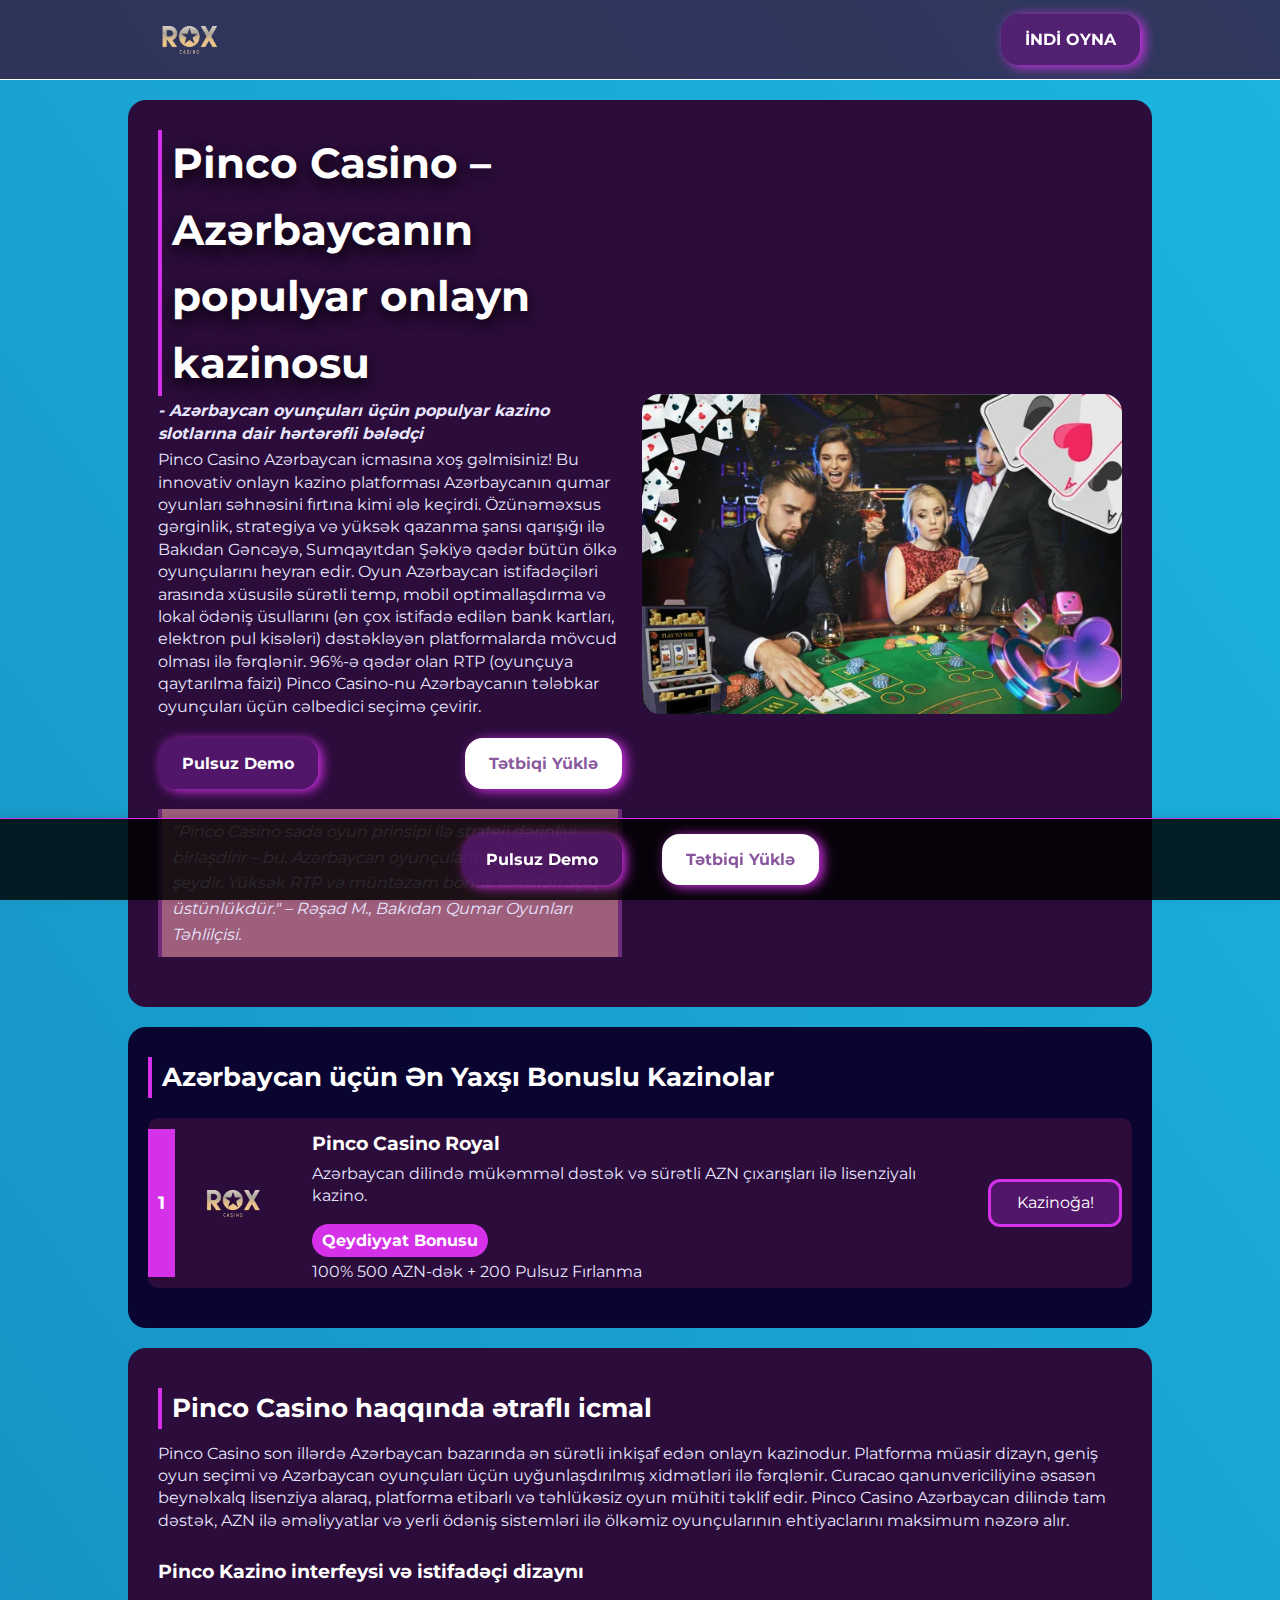
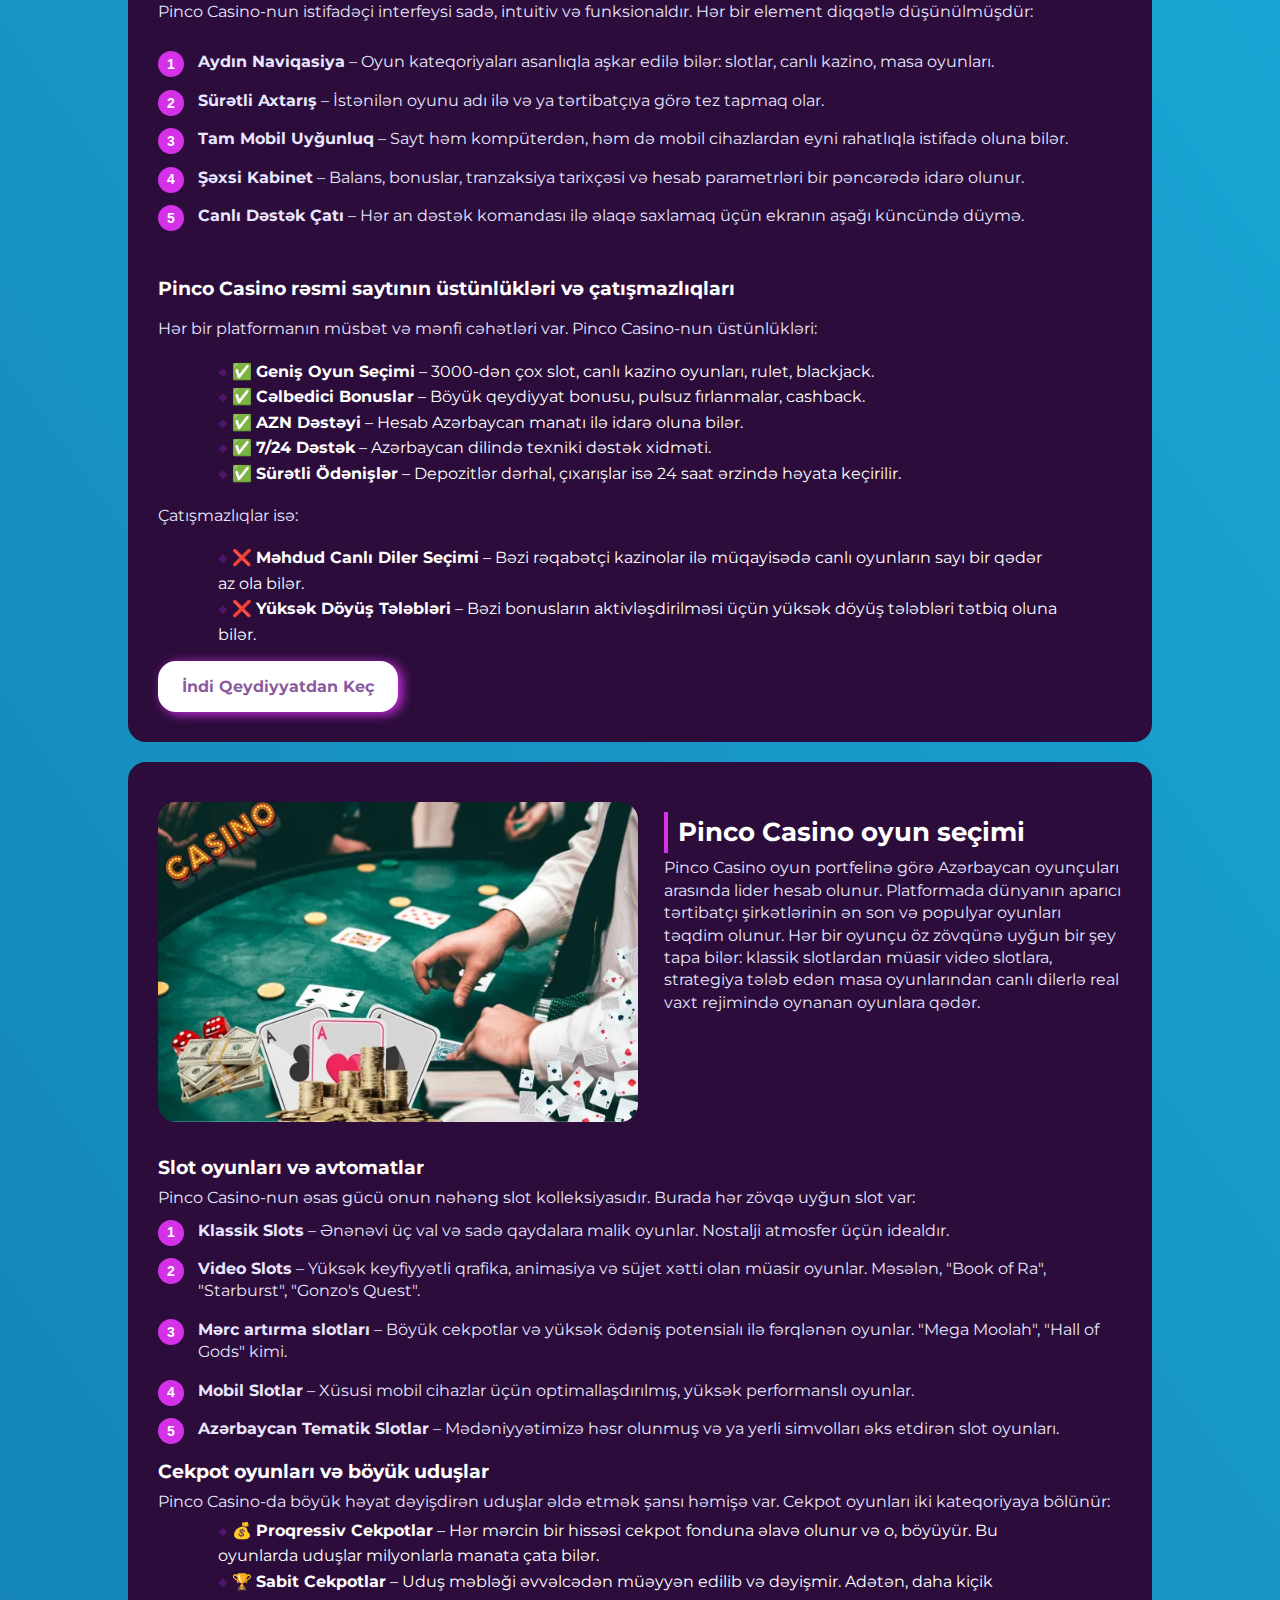
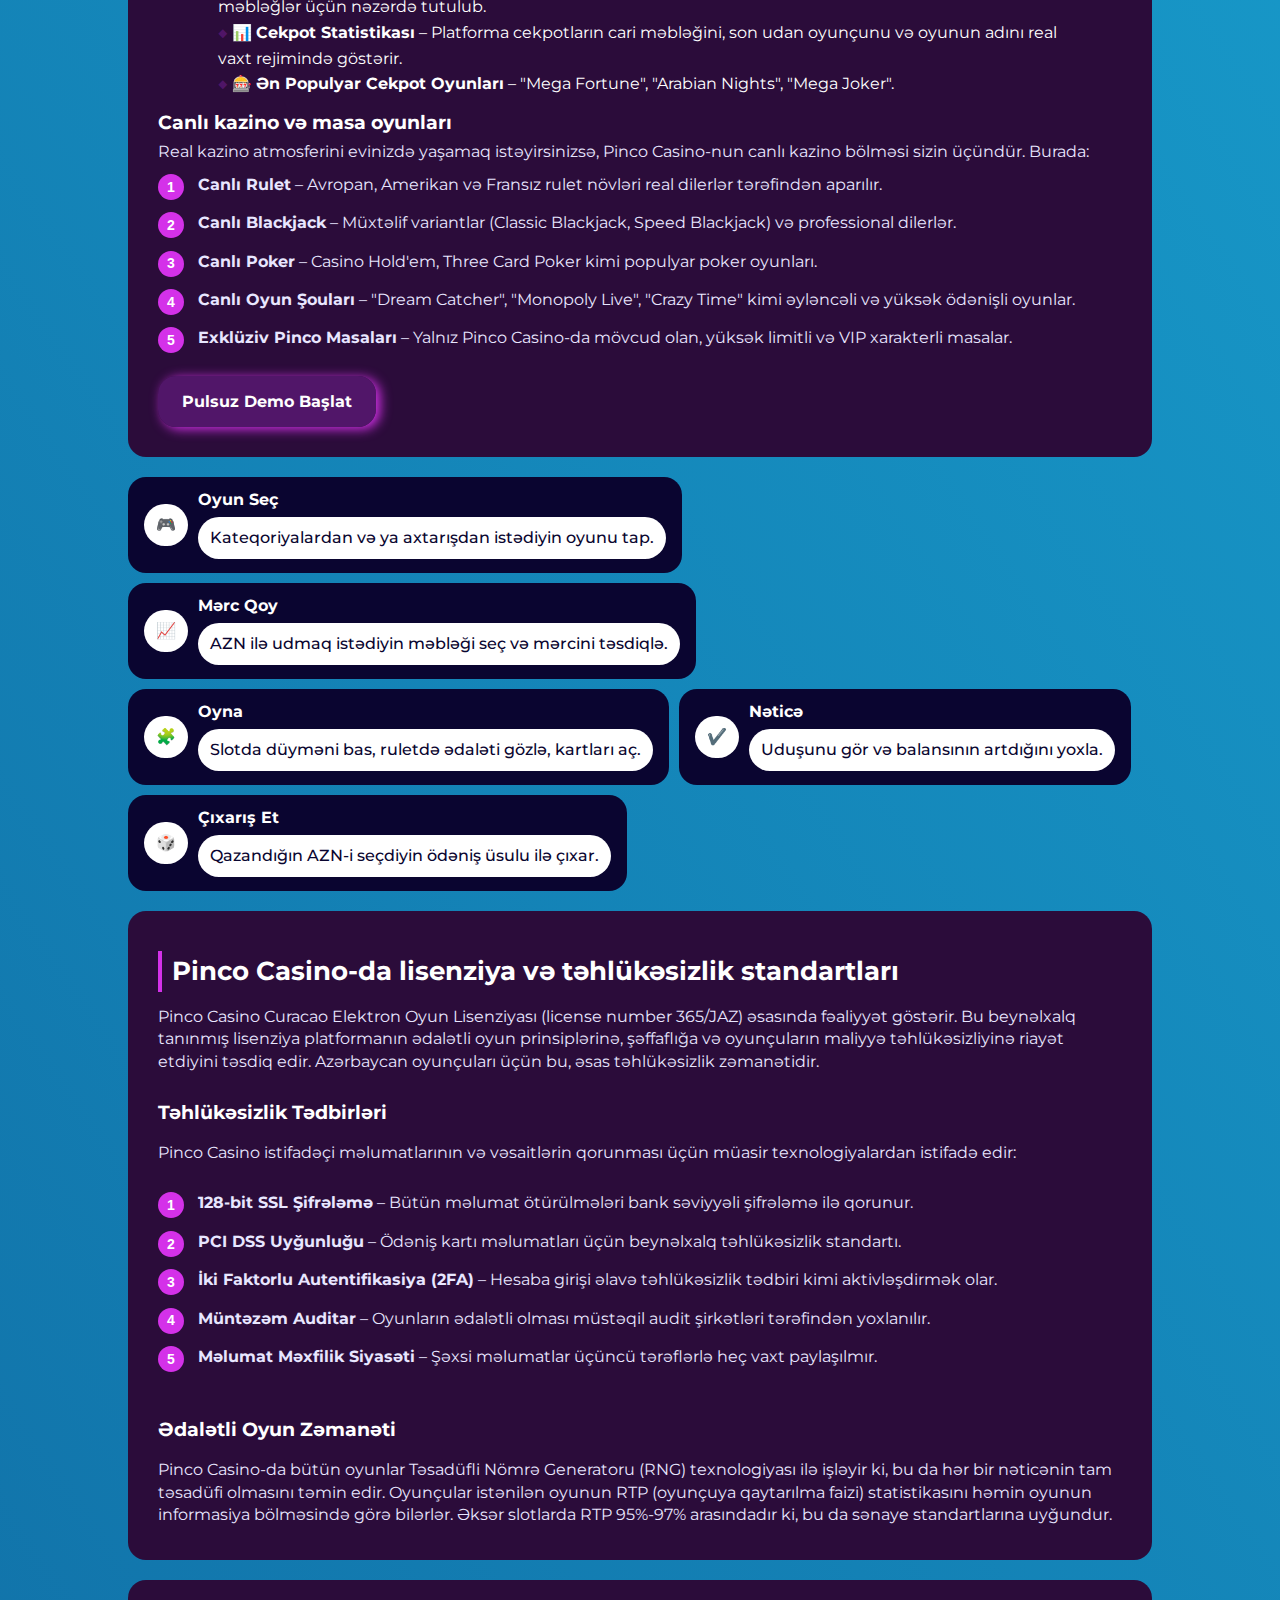
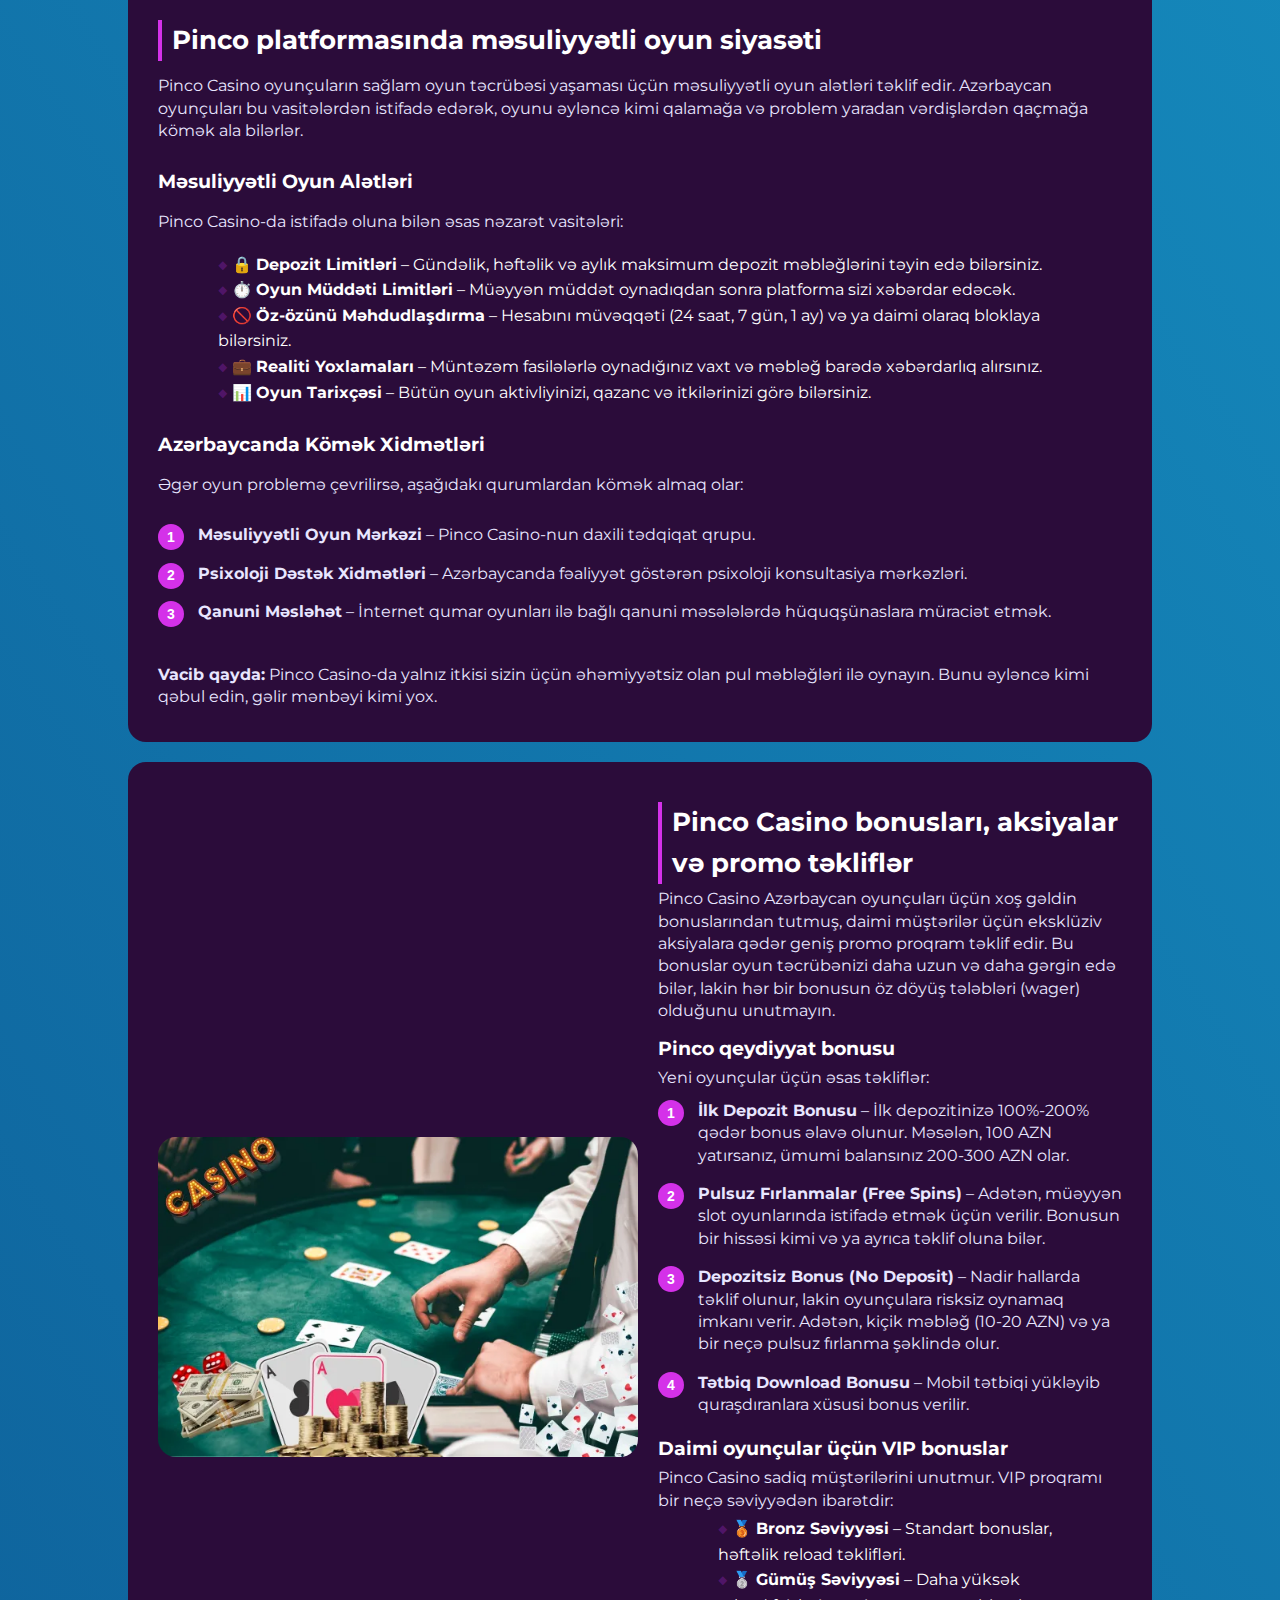
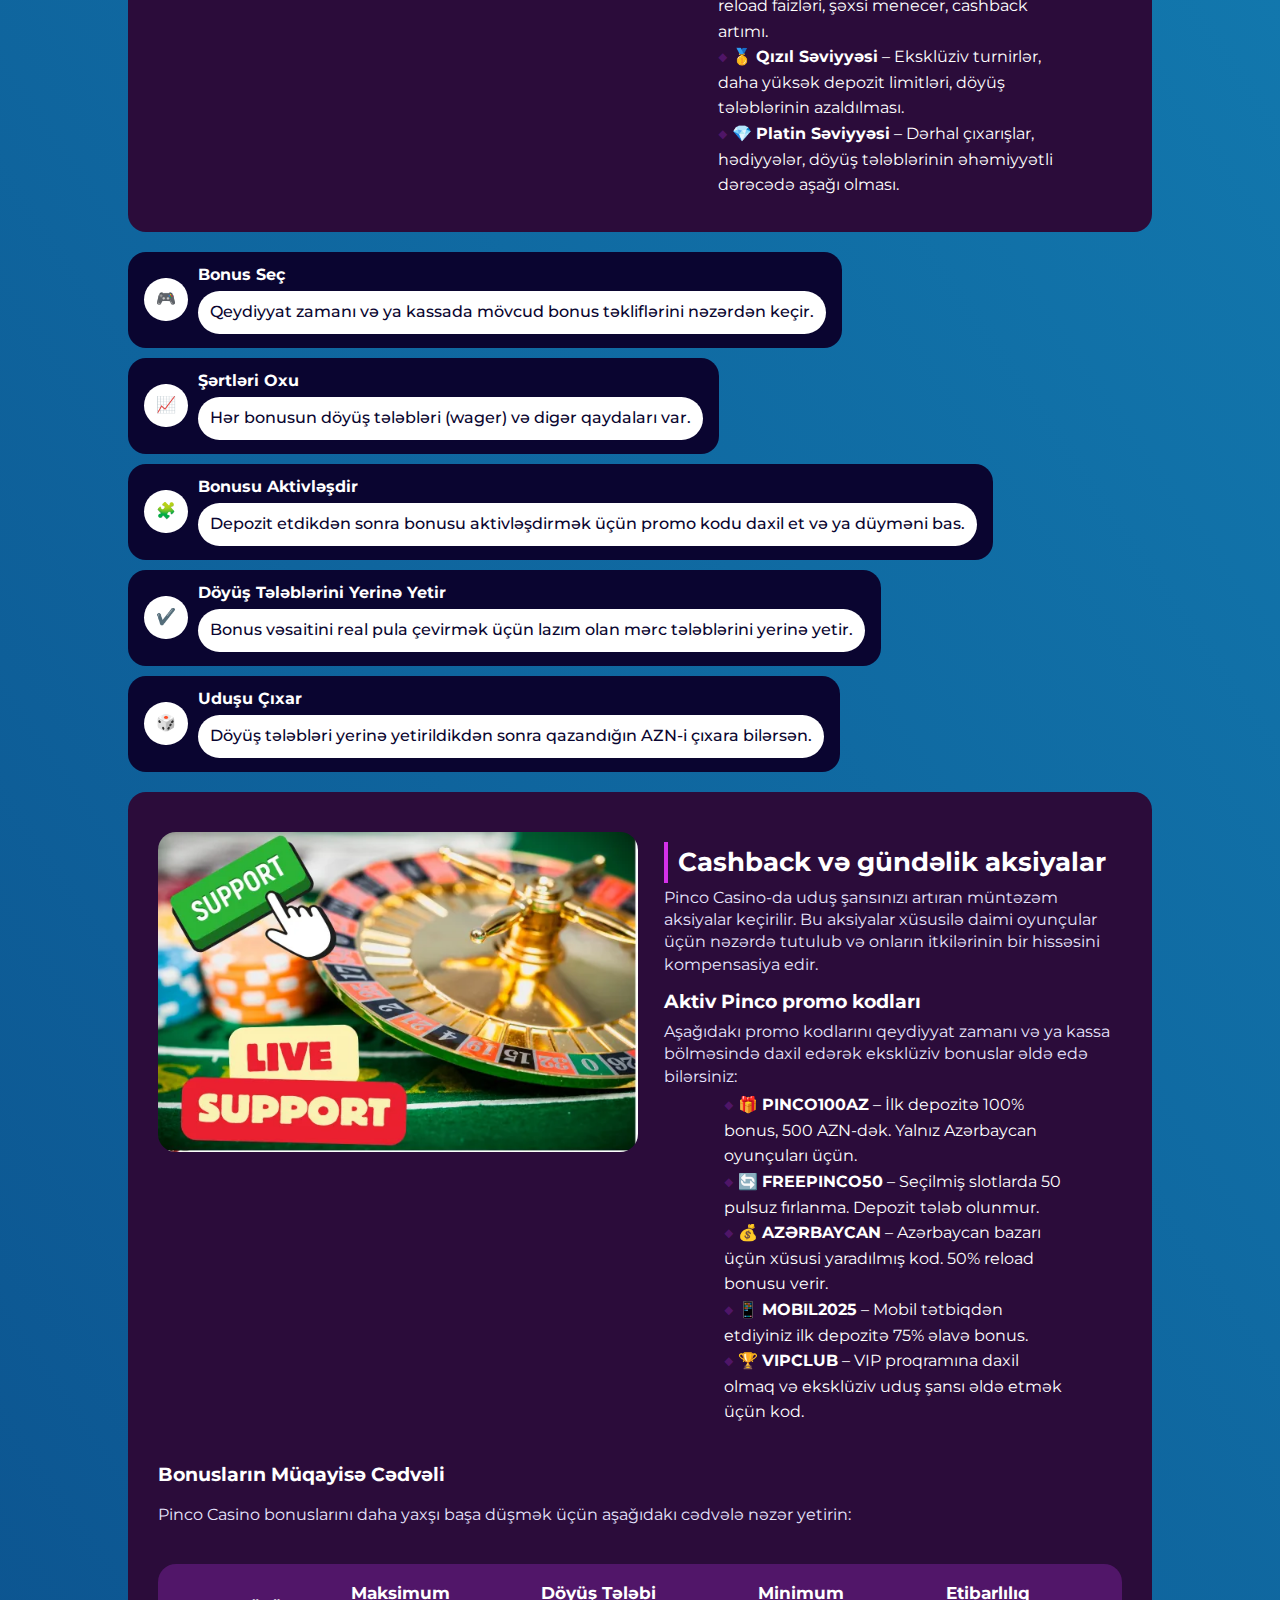
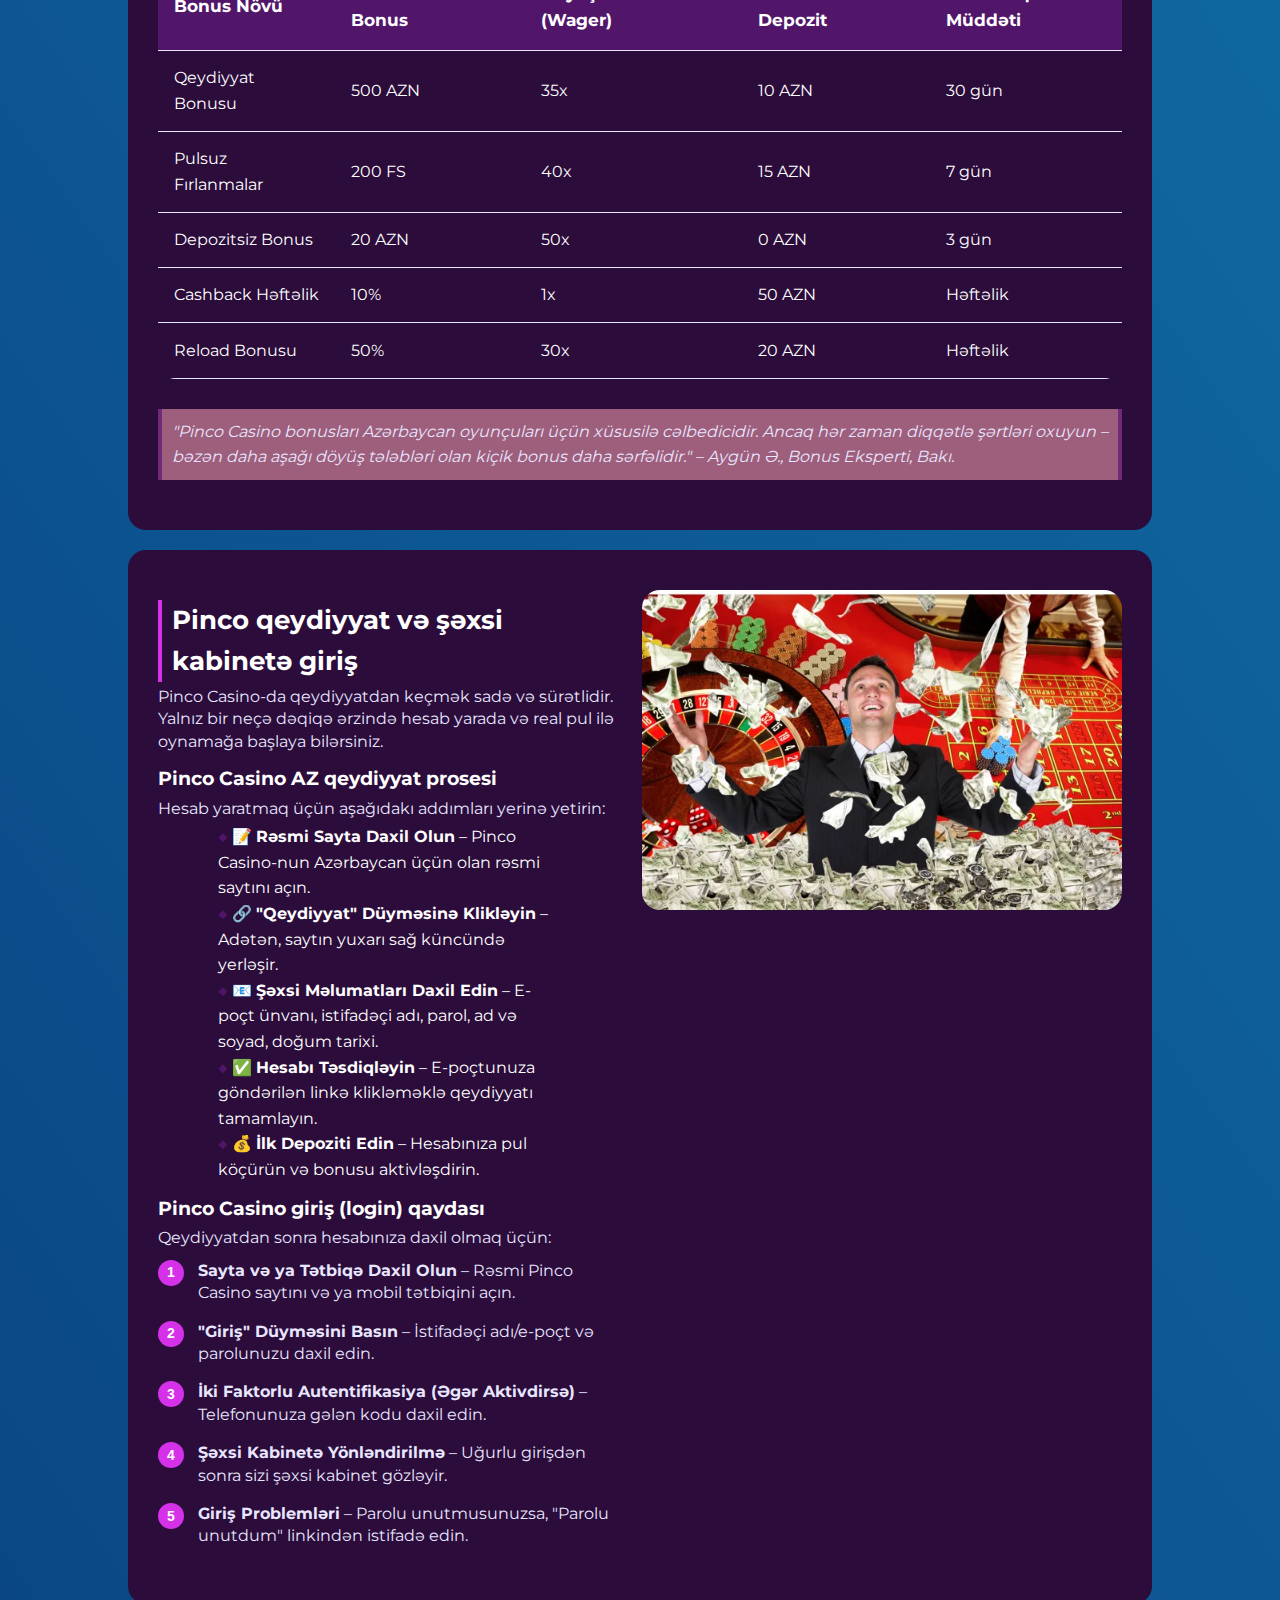
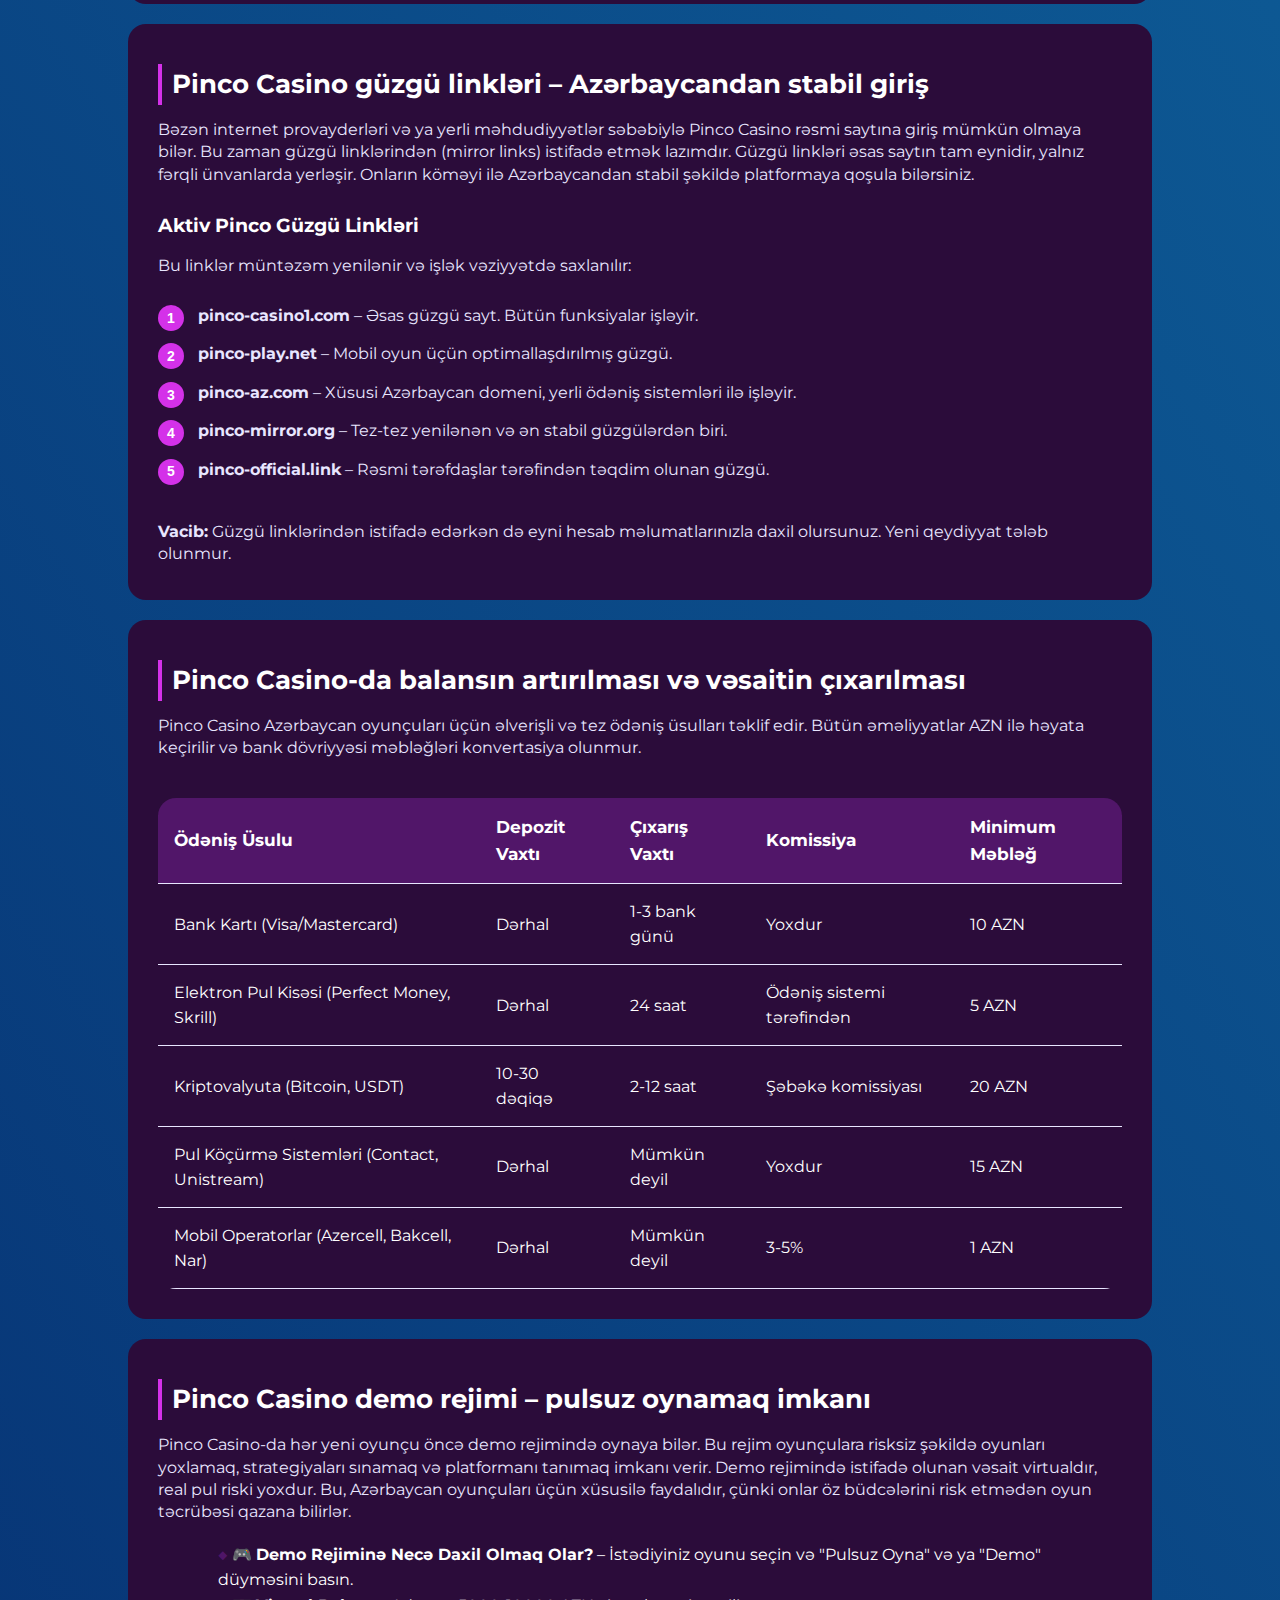
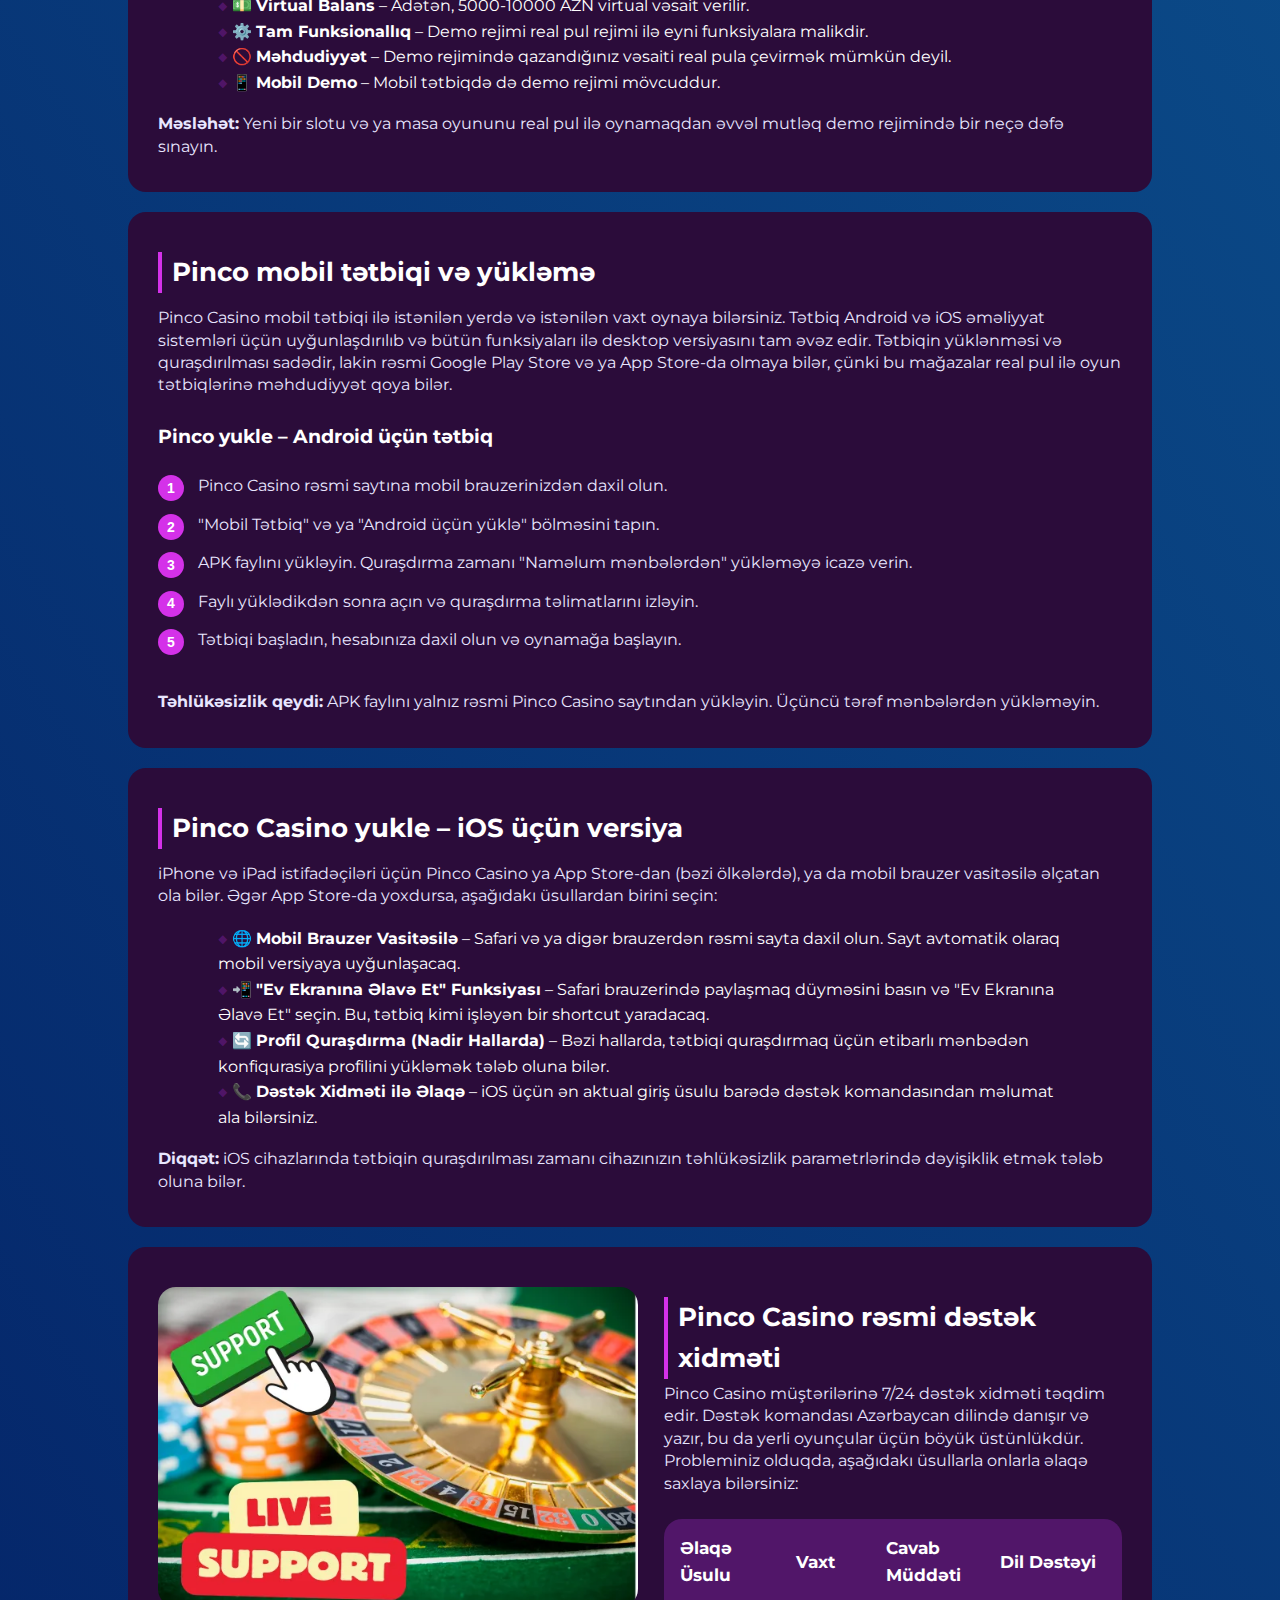
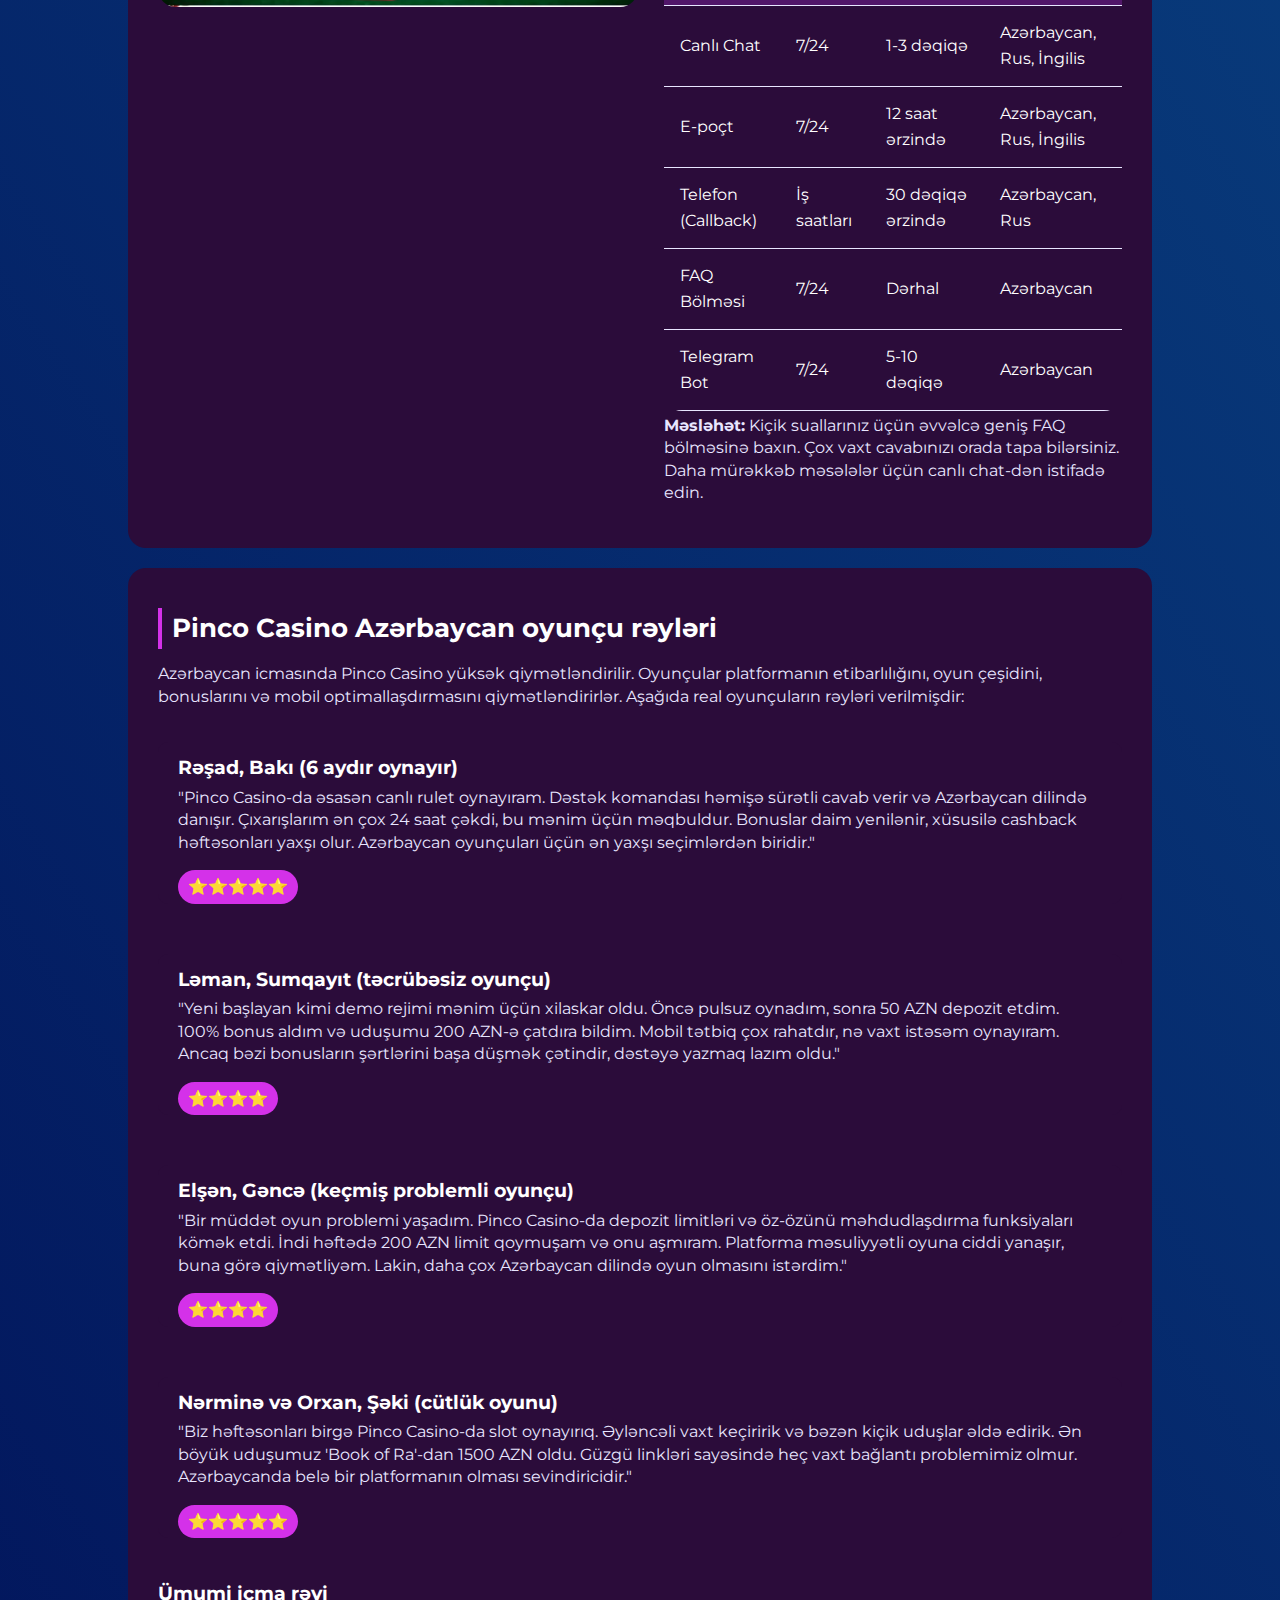
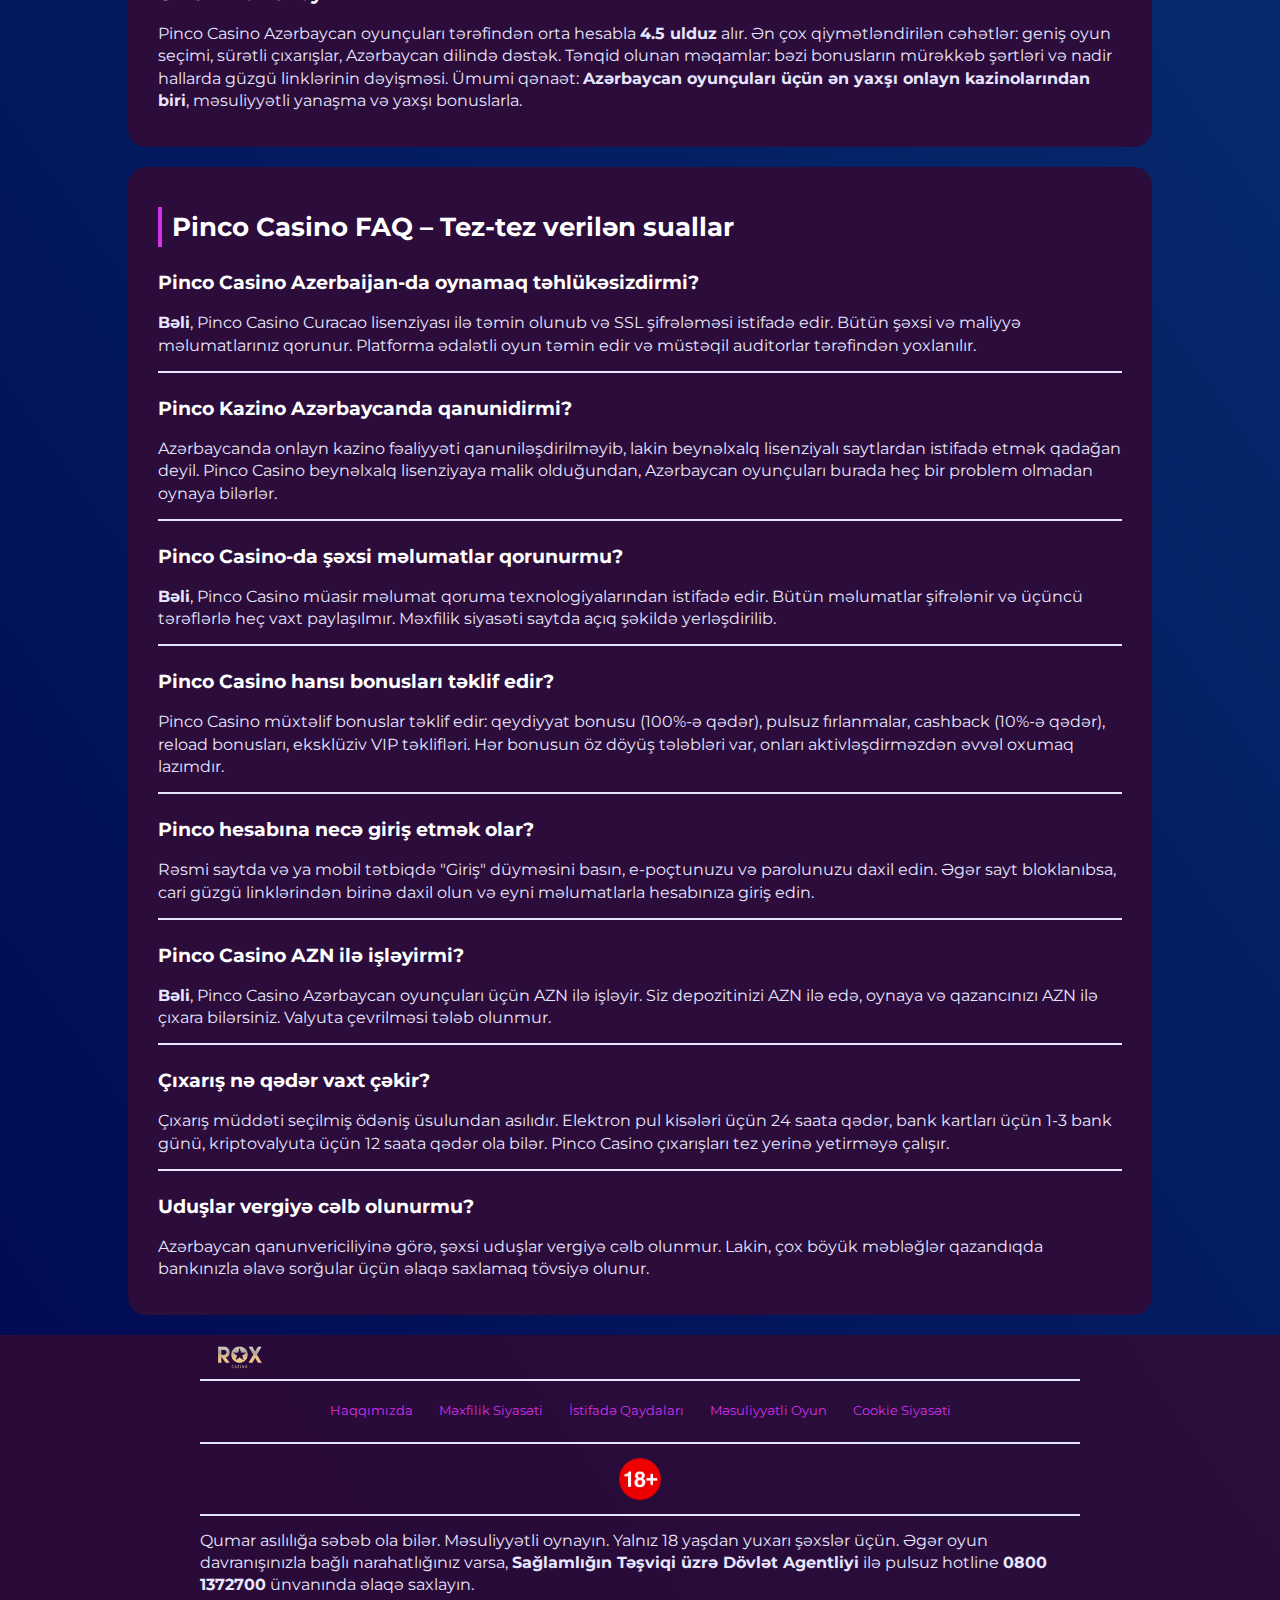
<file: index.html>
<!DOCTYPE html>
<html lang="az">
<head>
    <meta charset="UTF-8">
    <meta name="viewport" content="width=device-width, initial-scale=1.0">
    <link rel="stylesheet" href="style.css">
    <link rel="shortcut icon" href="favicon.ico" type="image/x-icon">
    <title>Pinco Casino Azərbaycan – Rəsmi Sayt, Qeydiyyat və Giriş</title>
    <meta name="description" content="Pinco Casino AZ – etibarlı onlayn kazino platforması. Pinco qeydiyyat, giriş, aktual güzgülər, bonuslar və mobil tətbiqi yüklə. İndi Pinco Azerbaycan-da oynamağa başla!">
    <meta name="googlebot" content="index,follow,noarchive">

<link rel="alternate" hreflang="az-AZ" href="https://zuka-catering.com/az-az/">
<link rel="alternate" hreflang="x-default" href="https://zuka-catering.com/">
<link rel="canonical" href="https://zuka-catering.com/az-az/">

    <meta property="og:type" content="website" />
    <meta property="og:title" content="Pinco Casino Azərbaycan – Rəsmi Sayt, Qeydiyyat və Giriş" />
    <meta property="og:description" content="Pinco Casino AZ – etibarlı onlayn kazino platforması. Pinco qeydiyyat, giriş, aktual güzgülər, bonuslar və mobil tətbiqi yüklə. İndi Pinco Azerbaycan-da oynamağa başla!" />
    <meta property="og:url" content="https://zuka-catering.com/" />
    <meta property="og:site_name" content="Pinco Casino Azərbaycan" />
    <meta property="og:image" content="https://zuka-catering.com/img/1.webp" />
    <meta property="og:locale" content="az_AZ" />

    <meta name="twitter:card" content="summary_large_image" />
    <meta name="twitter:title" content="Pinco Casino Azərbaycan – Rəsmi Sayt, Qeydiyyat və Giriş" />
    <meta name="twitter:description" content="Pinco Casino AZ – etibarlı onlayn kazino platforması. Pinco qeydiyyat, giriş, aktual güzgülər, bonuslar və mobil tətbiqi yüklə. İndi Pinco Azerbaycan-da oynamağa başla!" />
    <meta name="twitter:image" content="https://zuka-catering.com/img/1.webp" />
    
    <script type="application/ld+json">
        {
            "@context": "https://schema.org",
            "@type": "Article",
            "headline": "Pinco Casino Azərbaycan – Rəsmi Sayt, Qeydiyyat və Giriş",
            "description": "Pinco Casino AZ – etibarlı onlayn kazino platforması. Pinco qeydiyyat, giriş, aktual güzgülər, bonuslar və mobil tətbiqi yüklə. İndi Pinco Azerbaycan-da oynamağa başla!",
            "mainEntityOfPage": {
                "@type": "WebPage",
                "@id": "https://zuka-catering.com/"
            },
            "author": {
                "@type": "Person",
                "name": "Azərbaycan Qumar Oyunları Ekspertləri",
                "url": "https://zuka-catering.com/"
            },
            "publisher": {
                "@type": "Organization",
                "name": "Pinco Casino Azərbaycan",
                "logo": {
                    "@type": "ImageObject",
                    "url": "https://zuka-catering.com/img/logo.webp"
                }
            },
            "datePublished": "2025-12-15",
            "dateModified": "2025-12-15"
        }
    </script>

    <script type="application/ld+json">
        {
            "@context": "https://schema.org",
            "@type": "WebSite",
            "url": "https://zuka-catering.com/",
            "name": "Pinco Casino Azərbaycan",
            "description": "Azərbaycan üçün aparıcı Pinco Casino platforması – oyun məlumatları, bonuslar və etibarlı kazinolar.",
            "inLanguage": "az-AZ"
        }
    </script>

    <script type="application/ld+json">
        {
            "@context": "https://schema.org",
            "@type": "BreadcrumbList",
            "itemListElement": [{
                    "@type": "ListItem",
                    "position": 1,
                    "name": "Əsas Səhifə",
                    "item": "https://zuka-catering.com/"
                },
                {
                    "@type": "ListItem",
                    "position": 2,
                    "name": "Pinco Casino Azərbaycan",
                    "item": "https://zuka-catering.com/"
                }
            ]
        }
    </script>

    <script type="application/ld+json">
        {
          "@context": "https://schema.org",
          "@type": "FAQPage",
          "mainEntity": [
            {
              "@type": "Question",
              "name": "Pinco Casino Azerbaijan-da oynamaq təhlükəsizdirmi?",
              "acceptedAnswer": {
                "@type": "Answer",
                "text": "Bəli, Pinco Casino Curacao lisenziyası altında fəaliyyət göstərir və SSL şifrələməsindən istifadə edir. Platforma ədalətli oyun təmin edir və istifadəçi məlumatlarını qoruyur. Azərbaycandan olan oyunçular üçün bu, etibarlı seçimdir."
              }
            },
            {
              "@type": "Question",
              "name": "Pinco Kazino Azərbaycanda qanunidirmi?",
              "acceptedAnswer": {
                "@type": "Answer",
                "text": "Azərbaycanda onlayn kazino fəaliyyəti qanuniləşdirilməyib, lakin beynəlxalq lisenziyalı platformalardan istifadə etmək qadağan deyil. Pinco Casino beynəlxalq lisenziyaya malik olduğundan, Azərbaycan oyunçuları burada problem yaşamadan oynaya bilərlər."
              }
            },
            {
              "@type": "Question",
              "name": "Pinco Casino-da şəxsi məlumatlar qorunurmu?",
              "acceptedAnswer": {
                "@type": "Answer",
                "text": "Bəli, Pinco Casino müasir məlumat qoruma texnologiyalarından istifadə edir. Bütün şəxsi məlumatlar və maliyyə əməliyyatları şifrələnir və üçüncü tərəflərlə paylaşılmır."
              }
            },
            {
              "@type": "Question",
              "name": "Pinco Casino hansı bonusları təklif edir?",
              "acceptedAnswer": {
                "@type": "Answer",
                "text": "Pinco Casino zəngin bonus proqramı təklif edir: qeydiyyat bonusu, ilk depozit bonusu 100% qədər, pulsuz fırlanmalar, cashback, həftəlik reload bonusları və eksklüziv VIP təklifləri."
              }
            },
            {
              "@type": "Question",
              "name": "Pinco hesabına necə giriş etmək olar?",
              "acceptedAnswer": {
                "@type": "Answer",
                "text": "Rəsmi saytda və ya mobil tətbiqdə 'Giriş' düyməsini klikləyin, e-poçtunuzu və parolunuzu daxil edin. Əgərsayta giriş probleminiz varsa, aktuual güzgü linklərindən birini istifadə edə bilərsiniz."
              }
            }
          ]
        }
    </script>
</head>
<body>
    <header>
          <div class="logo-container">
        <a href="/play/">
            <img src="./img/logo.webp" alt="Pinco Casino Azərbaycan Loqosu" width="100" height="80">
        </a>
            <a href="/play/" class="btn" rel="nofollow" content="noindex">İNDİ OYNA</a>
    </div>  
    </header>

    <main>

    <div class="banner-bottom">
            <a href="/play/" class="btn" rel="nofollow" content="noindex">Pulsuz Demo</a>
            <a href="/play/" class="btn-white" rel="nofollow" content="noindex">Tətbiqi Yüklə</a>
    </div>

    <div class="container">
        <div>
        <h1>Pinco Casino – Azərbaycanın populyar onlayn kazinosu</h1>
        <p>
           <b><i>- Azərbaycan oyunçuları üçün populyar kazino slotlarına dair hərtərəfli bələdçi</i> </b>
        </p>
        <p>
            Pinco Casino Azərbaycan icmasına xoş gəlmisiniz! Bu innovativ onlayn kazino platforması Azərbaycanın qumar oyunları səhnəsini fırtına kimi ələ keçirdi. Özünəməxsus gərginlik, strategiya və yüksək qazanma şansı qarışığı ilə Bakıdan Gəncəyə, Sumqayıtdan Şəkiyə qədər bütün ölkə oyunçularını heyran edir. Oyun Azərbaycan istifadəçiləri arasında xüsusilə sürətli temp, mobil optimallaşdırma və lokal ödəniş üsullarını (ən çox istifadə edilən bank kartları, elektron pul kisələri) dəstəkləyən platformalarda mövcud olması ilə fərqlənir. 96%-ə qədər olan RTP (oyunçuya qaytarılma faizi) Pinco Casino-nu Azərbaycanın tələbkar oyunçuları üçün cəlbedici seçimə çevirir.
        </p>
        <div class="btn-container">
            <a href="/play/" class="btn" rel="nofollow" content="noindex">Pulsuz Demo</a>
            <a href="/play/" class="btn-white" rel="nofollow" content="noindex">Tətbiqi Yüklə</a>
        </div>

        <blockquote>
            "Pinco Casino sadə oyun prinsipi ilə strateji dərinliyi birləşdirir – bu, Azərbaycan oyunçularının axtardığı şeydir. Yüksək RTP və müntəzəm bonus təklifləri açıq üstünlükdür." – Rəşad M., Bakıdan Qumar Oyunları Təhlilçisi.
        </blockquote>
        </div>
        <img src="./img/1.webp" alt="Pinco Casino Oyun İnterfeysi Azərbaycan" width="600" height="400">
    </div>

    <div class="casino-vitrina">
    <h2>
        Azərbaycan üçün Ən Yaxşı Bonuslu Kazinolar
    </h2>
            <div class="casino-card">
                <div class="casino-rank">1</div>
                <a href="/play/" class="casino-left" rel="nofollow" content="noindex">
                    <img src="./img/logo.webp" alt="Premium Kazino Azərbaycan" class="casino-logo" width="100" height="50"/>
                </a>
                <div class="casino-center">
                    <div class="casino-code">
                        <a href="/play/" rel="nofollow" content="noindex"><h3>Pinco Casino Royal</h3></a>
                        <p>Azərbaycan dilində mükəmməl dəstək və sürətli AZN çıxarışları ilə lisenziyalı kazino.</p>
                        
                        <div class="casino-rating"><span class="star">Qeydiyyat Bonusu</span></div>
                        <p class="casino-bonus">100% 500 AZN-dək + 200 Pulsuz Fırlanma</p>
                    </div>
                </div>
                <div class="casino-actions">
                    <a href="/play/" class="btn-red-bonus" rel="nofollow" content="noindex">Kazinoğa!</a>
                </div>
            </div>


    </div>




        <div class="container-long">
    <h2>Pinco Casino haqqında ətraflı icmal</h2>
    <p>
        Pinco Casino son illərdə Azərbaycan bazarında ən sürətli inkişaf edən onlayn kazinodur. Platforma müasir dizayn, geniş oyun seçimi və Azərbaycan oyunçuları üçün uyğunlaşdırılmış xidmətləri ilə fərqlənir. Curacao qanunvericiliyinə əsasən beynəlxalq lisenziya alaraq, platforma etibarlı və təhlükəsiz oyun mühiti təklif edir. Pinco Casino Azərbaycan dilində tam dəstək, AZN ilə əməliyyatlar və yerli ödəniş sistemləri ilə ölkəmiz oyunçularının ehtiyaclarını maksimum nəzərə alır.
    </p>
    
    <h3>Pinco Kazino interfeysi və istifadəçi dizaynı</h3>
    <p>Pinco Casino-nun istifadəçi interfeysi sadə, intuitiv və funksionaldır. Hər bir element diqqətlə düşünülmüşdür:</p>
    <ol class="pink-circle-list">
        <li><p><strong>Aydın Naviqasiya</strong> – Oyun kateqoriyaları asanlıqla aşkar edilə bilər: slotlar, canlı kazino, masa oyunları.</p></li>
        <li><p><strong>Sürətli Axtarış</strong> – İstənilən oyunu adı ilə və ya tərtibatçıya görə tez tapmaq olar.</p></li>
        <li><p><strong>Tam Mobil Uyğunluq</strong> – Sayt həm kompüterdən, həm də mobil cihazlardan eyni rahatlıqla istifadə oluna bilər.</p></li>
        <li><p><strong>Şəxsi Kabinet</strong> – Balans, bonuslar, tranzaksiya tarixçəsi və hesab parametrləri bir pəncərədə idarə olunur.</p></li>
        <li><p><strong>Canlı Dəstək Çatı</strong> – Hər an dəstək komandası ilə əlaqə saxlamaq üçün ekranın aşağı küncündə düymə.</p></li>
    </ol>
    
    <h3>Pinco Casino rəsmi saytının üstünlükləri və çatışmazlıqları</h3>
    <p>Hər bir platformanın müsbət və mənfi cəhətləri var. Pinco Casino-nun üstünlükləri:</p>
    <ul>
        <li>✅ <strong>Geniş Oyun Seçimi</strong> – 3000-dən çox slot, canlı kazino oyunları, rulet, blackjack.</li>
        <li>✅ <strong>Cəlbedici Bonuslar</strong> – Böyük qeydiyyat bonusu, pulsuz fırlanmalar, cashback.</li>
        <li>✅ <strong>AZN Dəstəyi</strong> – Hesab Azərbaycan manatı ilə idarə oluna bilər.</li>
        <li>✅ <strong>7/24 Dəstək</strong> – Azərbaycan dilində texniki dəstək xidməti.</li>
        <li>✅ <strong>Sürətli Ödənişlər</strong> – Depozitlər dərhal, çıxarışlar isə 24 saat ərzində həyata keçirilir.</li>
    </ul>
    <p>Çatışmazlıqlar isə:</p>
    <ul>
        <li>❌ <strong>Məhdud Canlı Diler Seçimi</strong> – Bəzi rəqabətçi kazinolar ilə müqayisədə canlı oyunların sayı bir qədər az ola bilər.</li>
        <li>❌ <strong>Yüksək Döyüş Tələbləri</strong> – Bəzi bonusların aktivləşdirilməsi üçün yüksək döyüş tələbləri tətbiq oluna bilər.</li>
    </ul>
                <a href="/play/" class="btn-white" rel="nofollow" content="noindex">İndi Qeydiyyatdan Keç</a>

</div>



    <div class="container-long">
        <div class="flex-wrapper">
        <img src="./img/2.webp" alt="Pinco Casino Oyun Ekranı" width="600" height="400">
     <div> 
            <h2>Pinco Casino oyun seçimi</h2>
            <p>
                Pinco Casino oyun portfelinə görə Azərbaycan oyunçuları arasında lider hesab olunur. Platformada dünyanın aparıcı tərtibatçı şirkətlərinin ən son və populyar oyunları təqdim olunur. Hər bir oyunçu öz zövqünə uyğun bir şey tapa bilər: klassik slotlardan müasir video slotlara, strategiya tələb edən masa oyunlarından canlı dilerlə real vaxt rejimində oynanan oyunlara qədər.
            </p>
        </div>
        </div>

            <div>   
            <h3>Slot oyunları və avtomatlar</h3>
            <p>Pinco Casino-nun əsas gücü onun nəhəng slot kolleksiyasıdır. Burada hər zövqə uyğun slot var:</p>
            <ol class="pink-circle-list">
                <li><p><strong>Klassik Slots</strong> – Ənənəvi üç val və sadə qaydalara malik oyunlar. Nostalji atmosfer üçün idealdır.</p></li>
                <li><p><strong>Video Slots</strong> – Yüksək keyfiyyətli qrafika, animasiya və süjet xətti olan müasir oyunlar. Məsələn, "Book of Ra", "Starburst", "Gonzo's Quest".</p></li>
                <li><p><strong>Mərc artırma slotları</strong> – Böyük cekpotlar və yüksək ödəniş potensialı ilə fərqlənən oyunlar. "Mega Moolah", "Hall of Gods" kimi.</p></li>
                <li><p><strong>Mobil Slotlar</strong> – Xüsusi mobil cihazlar üçün optimallaşdırılmış, yüksək performanslı oyunlar.</p></li>
                <li><p><strong>Azərbaycan Tematik Slotlar</strong> – Mədəniyyətimizə həsr olunmuş və ya yerli simvolları əks etdirən slot oyunları.</p></li>
            </ol>
            
            <h3>Cekpot oyunları və böyük uduşlar</h3>
            <p>Pinco Casino-da böyük həyat dəyişdirən uduşlar əldə etmək şansı həmişə var. Cekpot oyunları iki kateqoriyaya bölünür:</p>
            <ul>
                <li>💰 <strong>Proqressiv Cekpotlar</strong> – Hər mərcin bir hissəsi cekpot fonduna əlavə olunur və o, böyüyür. Bu oyunlarda uduşlar milyonlarla manata çata bilər.</li>
                <li>🏆 <strong>Sabit Cekpotlar</strong> – Uduş məbləği əvvəlcədən müəyyən edilib və dəyişmir. Adətən, daha kiçik məbləğlər üçün nəzərdə tutulub.</li>
                <li>📊 <strong>Cekpot Statistikası</strong> – Platforma cekpotların cari məbləğini, son udan oyunçunu və oyunun adını real vaxt rejimində göstərir.</li>
                <li>🎰 <strong>Ən Populyar Cekpot Oyunları</strong> – "Mega Fortune", "Arabian Nights", "Mega Joker".</li>
            </ul>
            
            <h3>Canlı kazino və masa oyunları</h3>
            <p>Real kazino atmosferini evinizdə yaşamaq istəyirsinizsə, Pinco Casino-nun canlı kazino bölməsi sizin üçündür. Burada:</p>
            <ol class="pink-circle-list">
                <li><p><strong>Canlı Rulet</strong> – Avropan, Amerikan və Fransız rulet növləri real dilerlər tərəfindən aparılır.</p></li>
                <li><p><strong>Canlı Blackjack</strong> – Müxtəlif variantlar (Classic Blackjack, Speed Blackjack) və professional dilerlər.</p></li>
                <li><p><strong>Canlı Poker</strong> – Casino Hold'em, Three Card Poker kimi populyar poker oyunları.</p></li>
                <li><p><strong>Canlı Oyun Şouları</strong> – "Dream Catcher", "Monopoly Live", "Crazy Time" kimi əyləncəli və yüksək ödənişli oyunlar.</p></li>
                <li><p><strong>Exklüziv Pinco Masaları</strong> – Yalnız Pinco Casino-da mövcud olan, yüksək limitli və VIP xarakterli masalar.</p></li>
            </ol>
        </div>
            <a href="/play/" class="btn" rel="nofollow" content="noindex">Pulsuz Demo Başlat</a>

    </div>

    <div class="breake">
        <div class="breake-block">
            <p>
                🎮
            </p>
            <div>
               <h4>
                Oyun Seç
               </h4> 
               <p>
                Kateqoriyalardan və ya axtarışdan istədiyin oyunu tap.
               </p>
            </div>

        </div>

        <div class="breake-block">
            <p>
               📈
            </p>
            <div>
               <h4>
                Mərc Qoy
               </h4> 
               <p>
                AZN ilə udmaq istədiyin məbləği seç və mərcini təsdiqlə.
               </p>
            </div>

        </div>


        <div class="breake-block">
            <p>
                🧩
            </p>
            <div>
               <h4>
                Oyna
               </h4> 
               <p>
                Slotda düyməni bas, ruletdə ədaləti gözlə, kartları aç.
               </p>
            </div>

        </div>


        <div class="breake-block">
            <p>
                ✔️
            </p>
            <div>
               <h4>
                Nəticə
               </h4> 
               <p>
                Uduşunu gör və balansının artdığını yoxla.
               </p>
            </div>

        </div>


        <div class="breake-block">
            <p>
                🎲
            </p>
            <div>
               <h4>
                Çıxarış Et
               </h4> 
               <p>
                Qazandığın AZN-i seçdiyin ödəniş üsulu ilə çıxar.
               </p>
            </div>

        </div>


    </div>

    <div class="container-long">
    
    <h2>Pinco Casino-da lisenziya və təhlükəsizlik standartları</h2>
    <p>
        Pinco Casino Curacao Elektron Oyun Lisenziyası (license number 365/JAZ) əsasında fəaliyyət göstərir. Bu beynəlxalq tanınmış lisenziya platformanın ədalətli oyun prinsiplərinə, şəffaflığa və oyunçuların maliyyə təhlükəsizliyinə riayət etdiyini təsdiq edir. Azərbaycan oyunçuları üçün bu, əsas təhlükəsizlik zəmanətidir.
    </p>
    
    <h3>Təhlükəsizlik Tədbirləri</h3>
    <p>Pinco Casino istifadəçi məlumatlarının və vəsaitlərin qorunması üçün müasir texnologiyalardan istifadə edir:</p>
    <ol class="pink-circle-list">
        <li><p><strong>128-bit SSL Şifrələmə</strong> – Bütün məlumat ötürülmələri bank səviyyəli şifrələmə ilə qorunur.</p></li>
        <li><p><strong>PCI DSS Uyğunluğu</strong> – Ödəniş kartı məlumatları üçün beynəlxalq təhlükəsizlik standartı.</p></li>
        <li><p><strong>İki Faktorlu Autentifikasiya (2FA)</strong> – Hesaba girişi əlavə təhlükəsizlik tədbiri kimi aktivləşdirmək olar.</p></li>
        <li><p><strong>Müntəzəm Auditar</strong> – Oyunların ədalətli olması müstəqil audit şirkətləri tərəfindən yoxlanılır.</p></li>
        <li><p><strong>Məlumat Məxfilik Siyasəti</strong> – Şəxsi məlumatlar üçüncü tərəflərlə heç vaxt paylaşılmır.</p></li>
    </ol>
    
    <h3>Ədalətli Oyun Zəmanəti</h3>
    <p>Pinco Casino-da bütün oyunlar Təsadüfli Nömrə Generatoru (RNG) texnologiyası ilə işləyir ki, bu da hər bir nəticənin tam təsadüfi olmasını təmin edir. Oyunçular istənilən oyunun RTP (oyunçuya qaytarılma faizi) statistikasını həmin oyunun informasiya bölməsində görə bilərlər. Əksər slotlarda RTP 95%-97% arasındadır ki, bu da sənaye standartlarına uyğundur.</p>
    </div>

    <div class="container-long">
        
        <h2>Pinco platformasında məsuliyyətli oyun siyasəti</h2>
        <p>Pinco Casino oyunçuların sağlam oyun təcrübəsi yaşaması üçün məsuliyyətli oyun alətləri təklif edir. Azərbaycan oyunçuları bu vasitələrdən istifadə edərək, oyunu əyləncə kimi qalamağa və problem yaradan vərdişlərdən qaçmağa kömək ala bilərlər.</p>
        
        <h3>Məsuliyyətli Oyun Alətləri</h3>
        <p>Pinco Casino-da istifadə oluna bilən əsas nəzarət vasitələri:</p>
        <ul>
            <li>🔒 <strong>Depozit Limitləri</strong> – Gündəlik, həftəlik və aylık maksimum depozit məbləğlərini təyin edə bilərsiniz.</li>
            <li>⏱️ <strong>Oyun Müddəti Limitləri</strong> – Müəyyən müddət oynadıqdan sonra platforma sizi xəbərdar edəcək.</li>
            <li>🚫 <strong>Öz-özünü Məhdudlaşdırma</strong> – Hesabını müvəqqəti (24 saat, 7 gün, 1 ay) və ya daimi olaraq bloklaya bilərsiniz.</li>
            <li>💼 <strong>Realiti Yoxlamaları</strong> – Müntəzəm fasilələrlə oynadığınız vaxt və məbləğ barədə xəbərdarlıq alırsınız.</li>
            <li>📊 <strong>Oyun Tarixçəsi</strong> – Bütün oyun aktivliyinizi, qazanc və itkilərinizi görə bilərsiniz.</li>
        </ul>
        
        <h3>Azərbaycanda Kömək Xidmətləri</h3>
        <p>Əgər oyun problemə çevrilirsə, aşağıdakı qurumlardan kömək almaq olar:</p>
        <ol class="pink-circle-list">
            <li><p><strong>Məsuliyyətli Oyun Mərkəzi</strong> – Pinco Casino-nun daxili tədqiqat qrupu.</p></li>
            <li><p><strong>Psixoloji Dəstək Xidmətləri</strong> – Azərbaycanda fəaliyyət göstərən psixoloji konsultasiya mərkəzləri.</p></li>
            <li><p><strong>Qanuni Məsləhət</strong> – İnternet qumar oyunları ilə bağlı qanuni məsələlərdə hüquqşünaslara müraciət etmək.</p></li>
        </ol>
        
        <p><strong>Vacib qayda:</strong> Pinco Casino-da yalnız itkisi sizin üçün əhəmiyyətsiz olan pul məbləğləri ilə oynayın. Bunu əyləncə kimi qəbul edin, gəlir mənbəyi kimi yox.</p>
    </div>

    <div class="container">
        <img src="./img/2.webp" alt="Pinco Casino Mobil Tətbiq" width="600" height="400">
        <div>
            
            <h2>Pinco Casino bonusları, aksiyalar və promo təkliflər</h2>
            <p>
                Pinco Casino Azərbaycan oyunçuları üçün xoş gəldin bonuslarından tutmuş, daimi müştərilər üçün eksklüziv aksiyalara qədər geniş promo proqram təklif edir. Bu bonuslar oyun təcrübənizi daha uzun və daha gərgin edə bilər, lakin hər bir bonusun öz döyüş tələbləri (wager) olduğunu unutmayın.
            </p>
            
            <h3>Pinco qeydiyyat bonusu</h3>
            <p>Yeni oyunçular üçün əsas təkliflər:</p>
            <ol class="pink-circle-list">
                <li><p><strong>İlk Depozit Bonusu</strong> – İlk depozitinizə 100%-200% qədər bonus əlavə olunur. Məsələn, 100 AZN yatırsanız, ümumi balansınız 200-300 AZN olar.</p></li>
                <li><p><strong>Pulsuz Fırlanmalar (Free Spins)</strong> – Adətən, müəyyən slot oyunlarında istifadə etmək üçün verilir. Bonusun bir hissəsi kimi və ya ayrıca təklif oluna bilər.</p></li>
                <li><p><strong>Depozitsiz Bonus (No Deposit)</strong> – Nadir hallarda təklif olunur, lakin oyunçulara risksiz oynamaq imkanı verir. Adətən, kiçik məbləğ (10-20 AZN) və ya bir neçə pulsuz fırlanma şəklində olur.</p></li>
                <li><p><strong>Tətbiq Download Bonusu</strong> – Mobil tətbiqi yükləyib quraşdıranlara xüsusi bonus verilir.</p></li>
            </ol>
            
            <h3>Daimi oyunçular üçün VIP bonuslar</h3>
            <p>Pinco Casino sadiq müştərilərini unutmur. VIP proqramı bir neçə səviyyədən ibarətdir:</p>
            <ul>
                <li>🥉 <strong>Bronz Səviyyəsi</strong> – Standart bonuslar, həftəlik reload təklifləri.</li>
                <li>🥈 <strong>Gümüş Səviyyəsi</strong> – Daha yüksək reload faizləri, şəxsi menecer, cashback artımı.</li>
                <li>🥇 <strong>Qızıl Səviyyəsi</strong> – Eksklüziv turnirlər, daha yüksək depozit limitləri, döyüş tələblərinin azaldılması.</li>
                <li>💎 <strong>Platin Səviyyəsi</strong> – Dərhal çıxarışlar, hədiyyələr, döyüş tələblərinin əhəmiyyətli dərəcədə aşağı olması.</li>
            </ul>
            
        </div>
    </div>
    <div class="breake">
        <div class="breake-block">
            <p>
                🎮
            </p>
            <div>
               <h4>
                Bonus Seç
               </h4> 
               <p>
                Qeydiyyat zamanı və ya kassada mövcud bonus təkliflərini nəzərdən keçir.
               </p>
            </div>

        </div>

        <div class="breake-block">
            <p>
               📈
            </p>
            <div>
               <h4>
                Şərtləri Oxu
               </h4> 
               <p>
                Hər bonusun döyüş tələbləri (wager) və digər qaydaları var.
               </p>
            </div>

        </div>


        <div class="breake-block">
            <p>
                🧩
            </p>
            <div>
               <h4>
                Bonusu Aktivləşdir
               </h4> 
               <p>
                Depozit etdikdən sonra bonusu aktivləşdirmək üçün promo kodu daxil et və ya düyməni bas.
               </p>
            </div>

        </div>


        <div class="breake-block">
            <p>
                ✔️
            </p>
            <div>
               <h4>
                Döyüş Tələblərini Yerinə Yetir
               </h4> 
               <p>
                Bonus vəsaitini real pula çevirmək üçün lazım olan mərc tələblərini yerinə yetir.
               </p>
            </div>

        </div>


        <div class="breake-block">
            <p>
                🎲
            </p>
            <div>
               <h4>
                Uduşu Çıxar
               </h4> 
               <p>
                Döyüş tələbləri yerinə yetirildikdən sonra qazandığın AZN-i çıxara bilərsən.
               </p>
            </div>

        </div>


    </div>



   <div class="container-long">
        <div class="flex-wrapper">
                   <img src="./img/6.webp" alt="Pinco Casino Bonus Kodları" width="600" height="400">
        <div>
            
            <h2>Cashback və gündəlik aksiyalar</h2>
            <p>
                Pinco Casino-da uduş şansınızı artıran müntəzəm aksiyalar keçirilir. Bu aksiyalar xüsusilə daimi oyunçular üçün nəzərdə tutulub və onların itkilərinin bir hissəsini kompensasiya edir.
            </p>
            
            <h3>Aktiv Pinco promo kodları</h3>
            <p>Aşağıdakı promo kodlarını qeydiyyat zamanı və ya kassa bölməsində daxil edərək eksklüziv bonuslar əldə edə bilərsiniz:</p>
            <ul>
                <li>🎁 <strong>PINCO100AZ</strong> – İlk depozitə 100% bonus, 500 AZN-dək. Yalnız Azərbaycan oyunçuları üçün.</li>
                <li>🔄 <strong>FREEPINCO50</strong> – Seçilmiş slotlarda 50 pulsuz fırlanma. Depozit tələb olunmur.</li>
                <li>💰 <strong>AZƏRBAYCAN</strong> – Azərbaycan bazarı üçün xüsusi yaradılmış kod. 50% reload bonusu verir.</li>
                <li>📱 <strong>MOBIL2025</strong> – Mobil tətbiqdən etdiyiniz ilk depozitə 75% əlavə bonus.</li>
                <li>🏆 <strong>VIPCLUB</strong> – VIP proqramına daxil olmaq və eksklüziv uduş şansı əldə etmək üçün kod.</li>
            </ul> 
        </div>

        
            </div>
            <h3>Bonusların Müqayisə Cədvəli</h3>
            <p>Pinco Casino bonuslarını daha yaxşı başa düşmək üçün aşağıdakı cədvələ nəzər yetirin:</p>
            <div class="table-wrapper">
                <table>
                    <tr><th>Bonus Növü</th><th>Maksimum Bonus</th><th>Döyüş Tələbi (Wager)</th><th>Minimum Depozit</th><th>Etibarlılıq Müddəti</th></tr>
                    <tr><td>Qeydiyyat Bonusu</td><td>500 AZN</td><td>35x</td><td>10 AZN</td><td>30 gün</td></tr>
                    <tr><td>Pulsuz Fırlanmalar</td><td>200 FS</td><td>40x</td><td>15 AZN</td><td>7 gün</td></tr>
                    <tr><td>Depozitsiz Bonus</td><td>20 AZN</td><td>50x</td><td>0 AZN</td><td>3 gün</td></tr>
                    <tr><td>Cashback Həftəlik</td><td>10%</td><td>1x</td><td>50 AZN</td><td>Həftəlik</td></tr>
                    <tr><td>Reload Bonusu</td><td>50%</td><td>30x</td><td>20 AZN</td><td>Həftəlik</td></tr>
                </table>
            </div>
            <blockquote>
                "Pinco Casino bonusları Azərbaycan oyunçuları üçün xüsusilə cəlbedicidir. Ancaq hər zaman diqqətlə şərtləri oxuyun – bəzən daha aşağı döyüş tələbləri olan kiçik bonus daha sərfəlidir." – Aygün Ə., Bonus Eksperti, Bakı.
            </blockquote>
    </div>

    <div class="container-long">
        <div class="flex-wrapper">
            <div>
            
            <h2>Pinco qeydiyyat və şəxsi kabinetə giriş</h2>
            <p>
                Pinco Casino-da qeydiyyatdan keçmək sadə və sürətlidir. Yalnız bir neçə dəqiqə ərzində hesab yarada və real pul ilə oynamağa başlaya bilərsiniz.
            </p>
            
            <h3>Pinco Casino AZ qeydiyyat prosesi</h3>
            <p>Hesab yaratmaq üçün aşağıdakı addımları yerinə yetirin:</p>
            <ul>
                <li>📝 <strong>Rəsmi Sayta Daxil Olun</strong> – Pinco Casino-nun Azərbaycan üçün olan rəsmi saytını açın.</li>
                <li>🔗 <strong>"Qeydiyyat" Düyməsinə Klikləyin</strong> – Adətən, saytın yuxarı sağ küncündə yerləşir.</li>
                <li>📧 <strong>Şəxsi Məlumatları Daxil Edin</strong> – E-poçt ünvanı, istifadəçi adı, parol, ad və soyad, doğum tarixi.</li>
                <li>✅ <strong>Hesabı Təsdiqləyin</strong> – E-poçtunuza göndərilən linkə klikləməklə qeydiyyatı tamamlayın.</li>
                <li>💰 <strong>İlk Depoziti Edin</strong> – Hesabınıza pul köçürün və bonusu aktivləşdirin.</li>
            </ul>
            
            <h3>Pinco Casino giriş (login) qaydası</h3>
            <p>Qeydiyyatdan sonra hesabınıza daxil olmaq üçün:</p>
            <ol class="pink-circle-list">
                <li><p><strong>Sayta və ya Tətbiqə Daxil Olun</strong> – Rəsmi Pinco Casino saytını və ya mobil tətbiqini açın.</p></li>
                <li><p><strong>"Giriş" Düyməsini Basın</strong> – İstifadəçi adı/e-poçt və parolunuzu daxil edin.</p></li>
                <li><p><strong>İki Faktorlu Autentifikasiya (Əgər Aktivdirsə)</strong> – Telefonunuza gələn kodu daxil edin.</p></li>
                <li><p><strong>Şəxsi Kabinetə Yönləndirilmə</strong> – Uğurlu girişdən sonra sizi şəxsi kabinet gözləyir.</p></li>
                <li><p><strong>Giriş Problemləri</strong> – Parolu unutmusunuzsa, "Parolu unutdum" linkindən istifadə edin.</p></li>
            </ol>
            
        </div>
        <img src="./img/4.webp" alt="Pinco Casino Qeydiyyat Ekranı" width="600" height="400">
    </div>
    </div>

    <div class="container-long">
        
        <h2>Pinco Casino güzgü linkləri – Azərbaycandan stabil giriş</h2>
        <p>Bəzən internet provayderləri və ya yerli məhdudiyyətlər səbəbiylə Pinco Casino rəsmi saytına giriş mümkün olmaya bilər. Bu zaman güzgü linklərindən (mirror links) istifadə etmək lazımdır. Güzgü linkləri əsas saytın tam eynidir, yalnız fərqli ünvanlarda yerləşir. Onların köməyi ilə Azərbaycandan stabil şəkildə platformaya qoşula bilərsiniz.</p>
        <h3>Aktiv Pinco Güzgü Linkləri</h3>
        <p>Bu linklər müntəzəm yenilənir və işlək vəziyyətdə saxlanılır:</p>
        <ol class="pink-circle-list">
            <li><p><strong>pinco-casino1.com</strong> – Əsas güzgü sayt. Bütün funksiyalar işləyir.</p></li>
            <li><p><strong>pinco-play.net</strong> – Mobil oyun üçün optimallaşdırılmış güzgü.</p></li>
            <li><p><strong>pinco-az.com</strong> – Xüsusi Azərbaycan domeni, yerli ödəniş sistemləri ilə işləyir.</p></li>
            <li><p><strong>pinco-mirror.org</strong> – Tez-tez yenilənən və ən stabil güzgülərdən biri.</p></li>
            <li><p><strong>pinco-official.link</strong> – Rəsmi tərəfdaşlar tərəfindən təqdim olunan güzgü.</p></li>
        </ol>
        <p><strong>Vacib:</strong> Güzgü linklərindən istifadə edərkən də eyni hesab məlumatlarınızla daxil olursunuz. Yeni qeydiyyat tələb olunmur.</p>
    </div>

        <div class="container-long">
        
        <h2>Pinco Casino-da balansın artırılması və vəsaitin çıxarılması</h2>
        <p>Pinco Casino Azərbaycan oyunçuları üçün əlverişli və tez ödəniş üsulları təklif edir. Bütün əməliyyatlar AZN ilə həyata keçirilir və bank dövriyyəsi məbləğləri konvertasiya olunmur.</p>
        <div class="table-wrapper">
                <table>
                    <tr><th>Ödəniş Üsulu</th><th>Depozit Vaxtı</th><th>Çıxarış Vaxtı</th><th>Komissiya</th><th>Minimum Məbləğ</th></tr>
                    <tr><td>Bank Kartı (Visa/Mastercard)</td><td>Dərhal</td><td>1-3 bank günü</td><td>Yoxdur</td><td>10 AZN</td></tr>
                    <tr><td>Elektron Pul Kisəsi (Perfect Money, Skrill)</td><td>Dərhal</td><td>24 saat</td><td>Ödəniş sistemi tərəfindən</td><td>5 AZN</td></tr>
                    <tr><td>Kriptovalyuta (Bitcoin, USDT)</td><td>10-30 dəqiqə</td><td>2-12 saat</td><td>Şəbəkə komissiyası</td><td>20 AZN</td></tr>
                    <tr><td>Pul Köçürmə Sistemləri (Contact, Unistream)</td><td>Dərhal</td><td>Mümkün deyil</td><td>Yoxdur</td><td>15 AZN</td></tr>
                    <tr><td>Mobil Operatorlar (Azercell, Bakcell, Nar)</td><td>Dərhal</td><td>Mümkün deyil</td><td>3-5%</td><td>1 AZN</td></tr>
                </table>
            </div>
    </div>

    <div class="container-long">
        
        <h2>Pinco Casino demo rejimi – pulsuz oynamaq imkanı</h2>
        <p>Pinco Casino-da hər yeni oyunçu öncə demo rejimində oynaya bilər. Bu rejim oyunçulara risksiz şəkildə oyunları yoxlamaq, strategiyaları sınamaq və platformanı tanımaq imkanı verir. Demo rejimində istifadə olunan vəsait virtualdır, real pul riski yoxdur. Bu, Azərbaycan oyunçuları üçün xüsusilə faydalıdır, çünki onlar öz büdcələrini risk etmədən oyun təcrübəsi qazana bilirlər.</p>
        <ul>
            <li>🎮 <strong>Demo Rejiminə Necə Daxil Olmaq Olar?</strong> – İstədiyiniz oyunu seçin və "Pulsuz Oyna" və ya "Demo" düyməsini basın.</li>
            <li>💵 <strong>Virtual Balans</strong> – Adətən, 5000-10000 AZN virtual vəsait verilir.</li>
            <li>⚙️ <strong>Tam Funksionallıq</strong> – Demo rejimi real pul rejimi ilə eyni funksiyalara malikdir.</li>
            <li>🚫 <strong>Məhdudiyyət</strong> – Demo rejimində qazandığınız vəsaiti real pula çevirmək mümkün deyil.</li>
            <li>📱 <strong>Mobil Demo</strong> – Mobil tətbiqdə də demo rejimi mövcuddur.</li>
        </ul>
        <p><strong>Məsləhət:</strong> Yeni bir slotu və ya masa oyununu real pul ilə oynamaqdan əvvəl mutləq demo rejimində bir neçə dəfə sınayın.</p>
    </div>

    <div class="container-long">
        
        <h2>Pinco mobil tətbiqi və yükləmə</h2>
        <p>Pinco Casino mobil tətbiqi ilə istənilən yerdə və istənilən vaxt oynaya bilərsiniz. Tətbiq Android və iOS əməliyyat sistemləri üçün uyğunlaşdırılıb və bütün funksiyaları ilə desktop versiyasını tam əvəz edir. Tətbiqin yüklənməsi və quraşdırılması sadədir, lakin rəsmi Google Play Store və ya App Store-da olmaya bilər, çünki bu mağazalar real pul ilə oyun tətbiqlərinə məhdudiyyət qoya bilər.</p>
        <h3>Pinco yukle – Android üçün tətbiq</h3>
        <ol class="pink-circle-list">
            <li><p>Pinco Casino rəsmi saytına mobil brauzerinizdən daxil olun.</p></li>
            <li><p>"Mobil Tətbiq" və ya "Android üçün yüklə" bölməsini tapın.</p></li>
            <li><p>APK faylını yükləyin. Quraşdırma zamanı "Naməlum mənbələrdən" yükləməyə icazə verin.</p></li>
            <li><p>Faylı yüklədikdən sonra açın və quraşdırma təlimatlarını izləyin.</p></li>
            <li><p>Tətbiqi başladın, hesabınıza daxil olun və oynamağa başlayın.</p></li>
        </ol>
        <p><strong>Təhlükəsizlik qeydi:</strong> APK faylını yalnız rəsmi Pinco Casino saytından yükləyin. Üçüncü tərəf mənbələrdən yükləməyin.</p>
    </div>

        <div class="container-long">
        
        <h2>Pinco Casino yukle – iOS üçün versiya</h2>
        <p>iPhone və iPad istifadəçiləri üçün Pinco Casino ya App Store-dan (bəzi ölkələrdə), ya da mobil brauzer vasitəsilə əlçatan ola bilər. Əgər App Store-da yoxdursa, aşağıdakı üsullardan birini seçin:</p>
        <ul>
            <li>🌐 <strong>Mobil Brauzer Vasitəsilə</strong> – Safari və ya digər brauzerdən rəsmi sayta daxil olun. Sayt avtomatik olaraq mobil versiyaya uyğunlaşacaq.</li>
            <li>📲 <strong>"Ev Ekranına Əlavə Et" Funksiyası</strong> – Safari brauzerində paylaşmaq düyməsini basın və "Ev Ekranına Əlavə Et" seçin. Bu, tətbiq kimi işləyən bir shortcut yaradacaq.</li>
            <li>🔄 <strong>Profil Quraşdırma (Nadir Hallarda)</strong> – Bəzi hallarda, tətbiqi quraşdırmaq üçün etibarlı mənbədən konfiqurasiya profilini yükləmək tələb oluna bilər.</li>
            <li>📞 <strong>Dəstək Xidməti ilə Əlaqə</strong> – iOS üçün ən aktual giriş üsulu barədə dəstək komandasından məlumat ala bilərsiniz.</li>
        </ul>
        <p><strong>Diqqət:</strong> iOS cihazlarında tətbiqin quraşdırılması zamanı cihazınızın təhlükəsizlik parametrlərində dəyişiklik etmək tələb oluna bilər.</p>
    </div>

    <div class="container-long">
        <div class="flex-wrapper">
                   <img src="./img/6.webp" alt="Pinco Casino Real Pul vs Demo" width="600" height="400">
        <div>
        <h2>Pinco Casino rəsmi dəstək xidməti</h2>
        <p>Pinco Casino müştərilərinə 7/24 dəstək xidməti təqdim edir. Dəstək komandası Azərbaycan dilində danışır və yazır, bu da yerli oyunçular üçün böyük üstünlükdür. Probleminiz olduqda, aşağıdakı üsullarla onlarla əlaqə saxlaya bilərsiniz:</p>
        <div class="table-wrapper">
                <table>
                    <tr><th>Əlaqə Üsulu</th><th>Vaxt</th><th>Cavab Müddəti</th><th>Dil Dəstəyi</th></tr>
                    <tr><td>Canlı Chat</td><td>7/24</td><td>1-3 dəqiqə</td><td>Azərbaycan, Rus, İngilis</td></tr>
                    <tr><td>E-poçt</td><td>7/24</td><td>12 saat ərzində</td><td>Azərbaycan, Rus, İngilis</td></tr>
                    <tr><td>Telefon (Callback)</td><td>İş saatları</td><td>30 dəqiqə ərzində</td><td>Azərbaycan, Rus</td></tr>
                    <tr><td>FAQ Bölməsi</td><td>7/24</td><td>Dərhal</td><td>Azərbaycan</td></tr>
                    <tr><td>Telegram Bot</td><td>7/24</td><td>5-10 dəqiqə</td><td>Azərbaycan</td></tr>
                </table>
            </div>
            <p><strong>Məsləhət:</strong> Kiçik suallarınız üçün əvvəlcə geniş FAQ bölməsinə baxın. Çox vaxt cavabınızı orada tapa bilərsiniz. Daha mürəkkəb məsələlər üçün canlı chat-dən istifadə edin.</p>
        </div>
        </div>
    </div>

    <div class="container-long">
        
        <h2>Pinco Casino Azərbaycan oyunçu rəyləri</h2>
        <p>
            Azərbaycan icmasında Pinco Casino yüksək qiymətləndirilir. Oyunçular platformanın etibarlılığını, oyun çeşidini, bonuslarını və mobil optimallaşdırmasını qiymətləndirirlər. Aşağıda real oyunçuların rəyləri verilmişdir:
        </p>

        <div class="casino-card">
            <div class="casino-center">
                <div class="casino-code">
                    <h3>Rəşad, Bakı (6 aydır oynayır)</h3>
                    <p>"Pinco Casino-da əsasən canlı rulet oynayıram. Dəstək komandası həmişə sürətli cavab verir və Azərbaycan dilində danışır. Çıxarışlarım ən çox 24 saat çəkdi, bu mənim üçün məqbuldur. Bonuslar daim yenilənir, xüsusilə cashback həftəsonları yaxşı olur. Azərbaycan oyunçuları üçün ən yaxşı seçimlərdən biridir."</p>
                    <div class="casino-rating"><span class="star">⭐⭐⭐⭐⭐</span></div>
                </div>
            </div>
        </div>
        
        <div class="casino-card">
            <div class="casino-center">
                <div class="casino-code">
                    <h3>Ləman, Sumqayıt (təcrübəsiz oyunçu)</h3>
                    <p>"Yeni başlayan kimi demo rejimi mənim üçün xilaskar oldu. Öncə pulsuz oynadım, sonra 50 AZN depozit etdim. 100% bonus aldım və uduşumu 200 AZN-ə çatdıra bildim. Mobil tətbiq çox rahatdır, nə vaxt istəsəm oynayıram. Ancaq bəzi bonusların şərtlərini başa düşmək çətindir, dəstəyə yazmaq lazım oldu."</p>
                    <div class="casino-rating"><span class="star">⭐⭐⭐⭐</span></div>
                </div>
            </div>
        </div>
        
        <div class="casino-card">
            <div class="casino-center">
                <div class="casino-code">
                    <h3>Elşən, Gəncə (keçmiş problemli oyunçu)</h3>
                    <p>"Bir müddət oyun problemi yaşadım. Pinco Casino-da depozit limitləri və öz-özünü məhdudlaşdırma funksiyaları kömək etdi. İndi həftədə 200 AZN limit qoymuşam və onu aşmıram. Platforma məsuliyyətli oyuna ciddi yanaşır, buna görə qiymətliyəm. Lakin, daha çox Azərbaycan dilində oyun olmasını istərdim."</p>
                    <div class="casino-rating"><span class="star">⭐⭐⭐⭐</span></div>
                </div>
            </div>
        </div>
        
        <div class="casino-card">
            <div class="casino-center">
                <div class="casino-code">
                    <h3>Nərminə və Orxan, Şəki (cütlük oyunu)</h3>
                    <p>"Biz həftəsonları birgə Pinco Casino-da slot oynayırıq. Əyləncəli vaxt keçiririk və bəzən kiçik uduşlar əldə edirik. Ən böyük uduşumuz 'Book of Ra'-dan 1500 AZN oldu. Güzgü linkləri sayəsində heç vaxt bağlantı problemimiz olmur. Azərbaycanda belə bir platformanın olması sevindiricidir."</p>
                    <div class="casino-rating"><span class="star">⭐⭐⭐⭐⭐</span></div>
                </div>
            </div>
        </div>

        <h3>Ümumi icma rəyi</h3>
        <p>Pinco Casino Azərbaycan oyunçuları tərəfindən orta hesabla <strong>4.5 ulduz</strong> alır. Ən çox qiymətləndirilən cəhətlər: geniş oyun seçimi, sürətli çıxarışlar, Azərbaycan dilində dəstək. Tənqid olunan məqamlar: bəzi bonusların mürəkkəb şərtləri və nadir hallarda güzgü linklərinin dəyişməsi. Ümumi qənaət: <strong>Azərbaycan oyunçuları üçün ən yaxşı onlayn kazinolarından biri</strong>, məsuliyyətli yanaşma və yaxşı bonuslarla.</p>
    </div>

    <div class="container-long">
        
        <h2>Pinco Casino FAQ – Tez-tez verilən suallar</h2>
        <h3>Pinco Casino Azerbaijan-da oynamaq təhlükəsizdirmi?</h3>
        <p><strong>Bəli</strong>, Pinco Casino Curacao lisenziyası ilə təmin olunub və SSL şifrələməsi istifadə edir. Bütün şəxsi və maliyyə məlumatlarınız qorunur. Platforma ədalətli oyun təmin edir və müstəqil auditorlar tərəfindən yoxlanılır.</p>
        
        <hr class="faq-hr">
        <h3>Pinco Kazino Azərbaycanda qanunidirmi?</h3>
        <p>Azərbaycanda onlayn kazino fəaliyyəti qanuniləşdirilməyib, lakin beynəlxalq lisenziyalı saytlardan istifadə etmək qadağan deyil. Pinco Casino beynəlxalq lisenziyaya malik olduğundan, Azərbaycan oyunçuları burada heç bir problem olmadan oynaya bilərlər.</p>
        
        <hr class="faq-hr">
        <h3>Pinco Casino-da şəxsi məlumatlar qorunurmu?</h3>
        <p><strong>Bəli</strong>, Pinco Casino müasir məlumat qoruma texnologiyalarından istifadə edir. Bütün məlumatlar şifrələnir və üçüncü tərəflərlə heç vaxt paylaşılmır. Məxfilik siyasəti saytda açıq şəkildə yerləşdirilib.</p>
        
        <hr class="faq-hr">
        <h3>Pinco Casino hansı bonusları təklif edir?</h3>
        <p>Pinco Casino müxtəlif bonuslar təklif edir: qeydiyyat bonusu (100%-ə qədər), pulsuz fırlanmalar, cashback (10%-ə qədər), reload bonusları, eksklüziv VIP təklifləri. Hər bonusun öz döyüş tələbləri var, onları aktivləşdirməzdən əvvəl oxumaq lazımdır.</p>
        
        <hr class="faq-hr">
        <h3>Pinco hesabına necə giriş etmək olar?</h3>
        <p>Rəsmi saytda və ya mobil tətbiqdə "Giriş" düyməsini basın, e-poçtunuzu və parolunuzu daxil edin. Əgər sayt bloklanıbsa, cari güzgü linklərindən birinə daxil olun və eyni məlumatlarla hesabınıza giriş edin.</p>

        <hr class="faq-hr">
        <h3>Pinco Casino AZN ilə işləyirmi?</h3>
        <p><strong>Bəli</strong>, Pinco Casino Azərbaycan oyunçuları üçün AZN ilə işləyir. Siz depozitinizi AZN ilə edə, oynaya və qazancınızı AZN ilə çıxara bilərsiniz. Valyuta çevrilməsi tələb olunmur.</p>
        
        <hr class="faq-hr">
        <h3>Çıxarış nə qədər vaxt çəkir?</h3>
        <p>Çıxarış müddəti seçilmiş ödəniş üsulundan asılıdır. Elektron pul kisələri üçün 24 saata qədər, bank kartları üçün 1-3 bank günü, kriptovalyuta üçün 12 saata qədər ola bilər. Pinco Casino çıxarışları tez yerinə yetirməyə çalışır.</p>
        
        <hr class="faq-hr">
        <h3>Uduşlar vergiyə cəlb olunurmu?</h3>
        <p>Azərbaycan qanunvericiliyinə görə, şəxsi uduşlar vergiyə cəlb olunmur. Lakin, çox böyük məbləğlər qazandıqda bankınızla əlavə sorğular üçün əlaqə saxlamaq tövsiyə olunur.</p>
        
    </div>

    </main>
<footer>
    <a href="/">
        <img src="./img/logo.webp" alt="Pinco Casino Azərbaycan" width="80" height="80">  
    </a>
    <hr class="faq-hr">
        <div class="flex-wrapper">
        <a href="/about-us/">Haqqımızda</a>
        <a href="/privacy-policy/">Məxfilik Siyasəti</a>
        <a href="/terms-and-conditions/">İstifadə Qaydaları</a>
        <a href="/responsible-gambling/">Məsuliyyətli Oyun</a>
        <a href="/cookie-policy/">Cookie Siyasəti</a>
    </div>
    <hr class="faq-hr">
    <img src="./img/18-icon.webp" alt="18+ İkon" width="50" height="50">
    <hr class="faq-hr">
    <p>
        Qumar asılılığa səbəb ola bilər. Məsuliyyətli oynayın. Yalnız 18 yaşdan yuxarı şəxslər üçün. Əgər oyun davranışınızla bağlı narahatlığınız varsa, <strong>Sağlamlığın Təşviqi üzrə Dövlət Agentliyi</strong> ilə pulsuz hotline <strong>0800 1372700</strong> ünvanında əlaqə saxlayın.
    </p>
    <p>
        Copyright © 2025 zuka-catering.com - Azərbaycan oyunçuları üçün Pinco Casino müstəqil bələdçisi
    </p>
</footer>
</body>
</html>
</file>
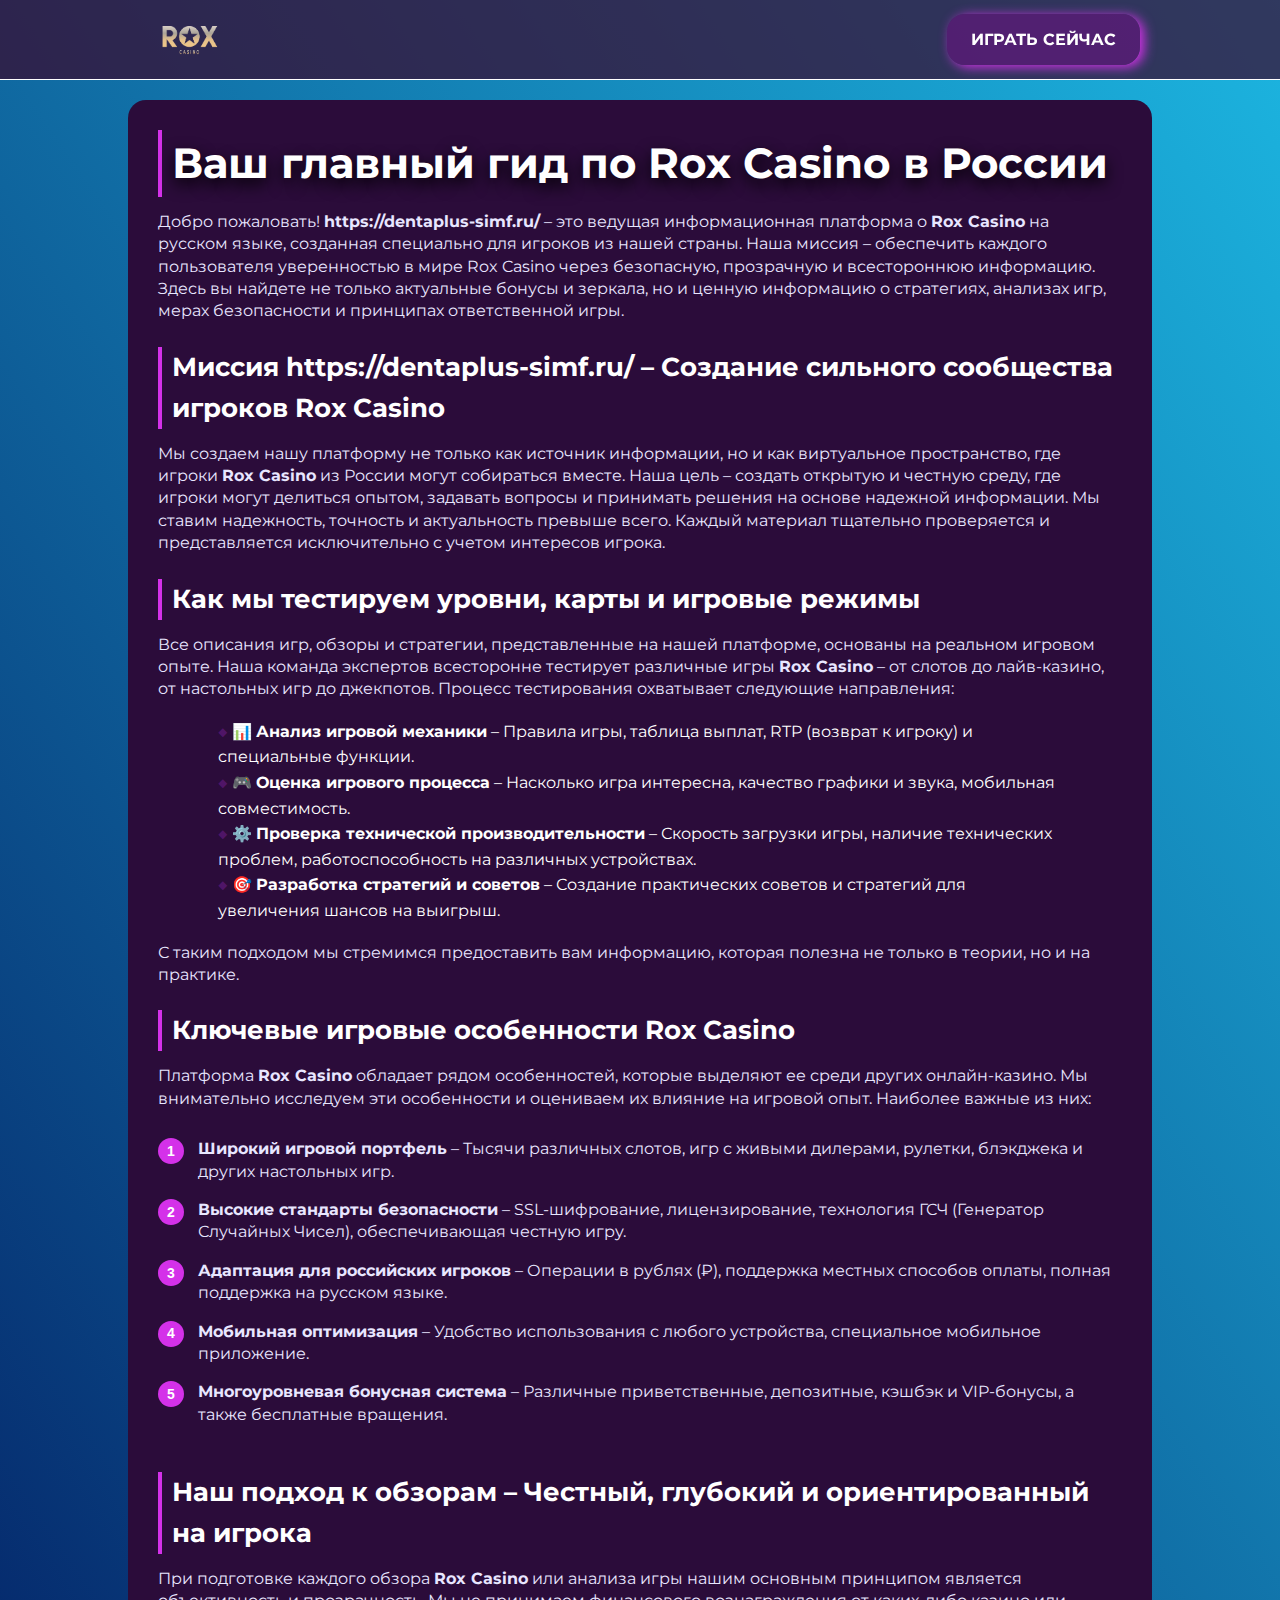
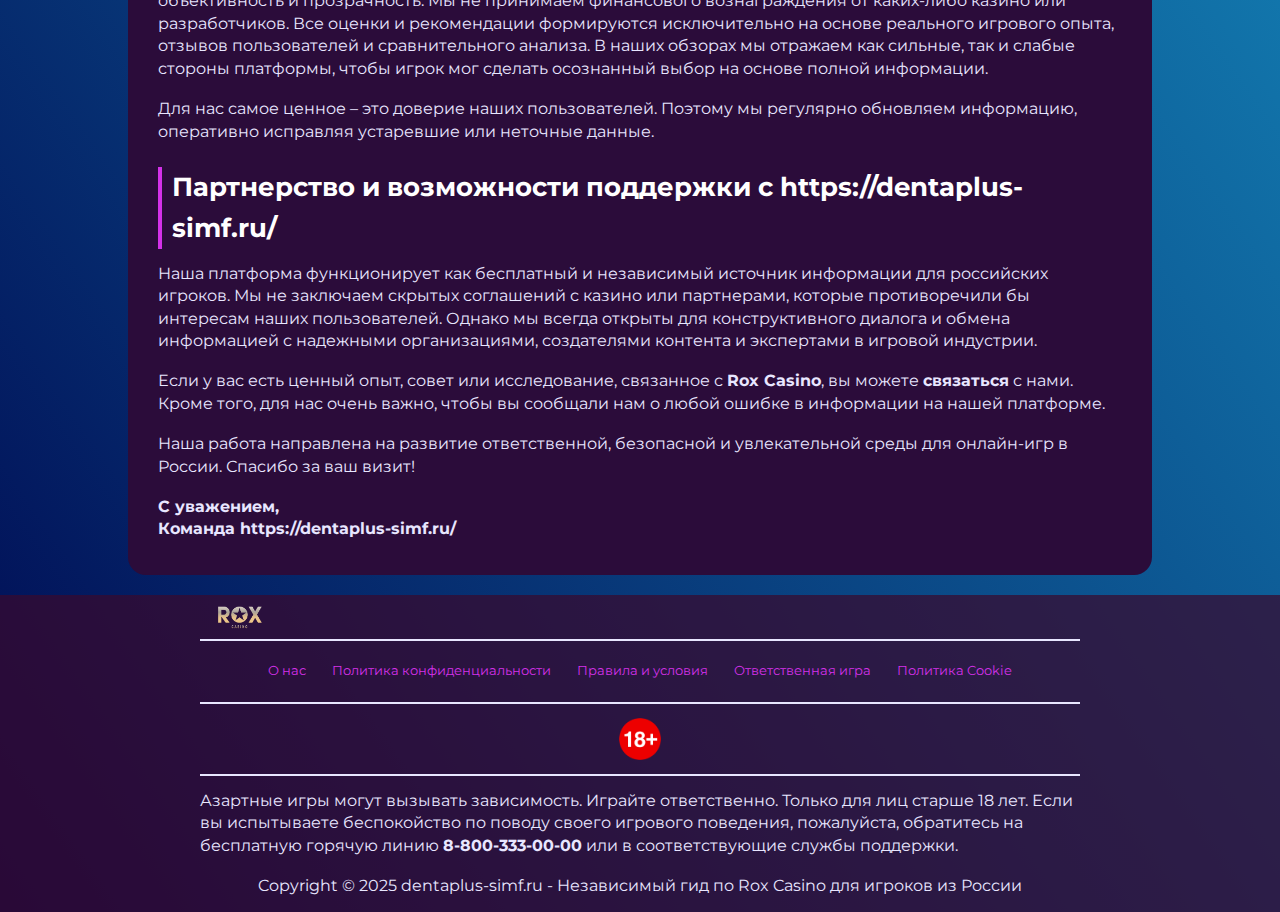
<file: about-us/index.html>
<!DOCTYPE html>
<html lang="ru">
	<head>
		<meta charset="UTF-8" />
		<meta name="viewport" content="width=device-width, initial-scale=1.0" />
		<link rel="stylesheet" href="/style.css" />
		<link rel="shortcut icon" href="/favicon.ico" type="image/x-icon" />
		<title>Ведущий игровой портал о Rox Casino в России</title>
		<meta
			name="description"
			content="Узнайте все о Rox Casino: советы, руководства, стратегии и последние обновления для игроков по всей России."
		/>
		<meta name="googlebot" content="index,follow,noarchive" />
		<link rel="canonical" href="https://dentaplus-simf.ru/about-us/" />
	</head>
	<body>
		<header>
			<div class="logo-container">
				<a href="/">
					<img
						src="/img/logo.webp"
						alt="Логотип Rox Casino Россия"
						width="100"
						height="80"
					/>
				</a>
				<a href="/play/" class="btn" rel="nofollow" content="noindex"
					>ИГРАТЬ СЕЙЧАС</a
				>
			</div>
		</header>

		<main class="container-long">
			<h1>Ваш главный гид по Rox Casino в России</h1>

			<p>
				Добро пожаловать! <strong>https://dentaplus-simf.ru/</strong> – это
				ведущая информационная платформа о <strong>Rox Casino</strong> на
				русском языке, созданная специально для игроков из нашей страны. Наша
				миссия – обеспечить каждого пользователя уверенностью в мире Rox Casino
				через безопасную, прозрачную и всестороннюю информацию. Здесь вы найдете
				не только актуальные бонусы и зеркала, но и ценную информацию о
				стратегиях, анализах игр, мерах безопасности и принципах ответственной
				игры.
			</p>

			<h2>
				Миссия https://dentaplus-simf.ru/ – Создание сильного сообщества игроков
				Rox Casino
			</h2>
			<p>
				Мы создаем нашу платформу не только как источник информации, но и как
				виртуальное пространство, где игроки <strong>Rox Casino</strong> из
				России могут собираться вместе. Наша цель – создать открытую и честную
				среду, где игроки могут делиться опытом, задавать вопросы и принимать
				решения на основе надежной информации. Мы ставим надежность, точность и
				актуальность превыше всего. Каждый материал тщательно проверяется и
				представляется исключительно с учетом интересов игрока.
			</p>

			<h2>Как мы тестируем уровни, карты и игровые режимы</h2>
			<p>
				Все описания игр, обзоры и стратегии, представленные на нашей платформе,
				основаны на реальном игровом опыте. Наша команда экспертов всесторонне
				тестирует различные игры <strong>Rox Casino</strong> – от слотов до
				лайв-казино, от настольных игр до джекпотов. Процесс тестирования
				охватывает следующие направления:
			</p>
			<ul>
				<li>
					📊 <strong>Анализ игровой механики</strong> – Правила игры, таблица
					выплат, RTP (возврат к игроку) и специальные функции.
				</li>
				<li>
					🎮 <strong>Оценка игрового процесса</strong> – Насколько игра
					интересна, качество графики и звука, мобильная совместимость.
				</li>
				<li>
					⚙️ <strong>Проверка технической производительности</strong> – Скорость
					загрузки игры, наличие технических проблем, работоспособность на
					различных устройствах.
				</li>
				<li>
					🎯 <strong>Разработка стратегий и советов</strong> – Создание
					практических советов и стратегий для увеличения шансов на выигрыш.
				</li>
			</ul>
			<p>
				С таким подходом мы стремимся предоставить вам информацию, которая
				полезна не только в теории, но и на практике.
			</p>

			<h2>Ключевые игровые особенности Rox Casino</h2>
			<p>
				Платформа <strong>Rox Casino</strong> обладает рядом особенностей,
				которые выделяют ее среди других онлайн-казино. Мы внимательно исследуем
				эти особенности и оцениваем их влияние на игровой опыт. Наиболее важные
				из них:
			</p>
			<ol class="pink-circle-list">
				<li>
					<p>
						<strong>Широкий игровой портфель</strong> – Тысячи различных слотов,
						игр с живыми дилерами, рулетки, блэкджека и других настольных игр.
					</p>
				</li>
				<li>
					<p>
						<strong>Высокие стандарты безопасности</strong> – SSL-шифрование,
						лицензирование, технология ГСЧ (Генератор Случайных Чисел),
						обеспечивающая честную игру.
					</p>
				</li>
				<li>
					<p>
						<strong>Адаптация для российских игроков</strong> – Операции в
						рублях (₽), поддержка местных способов оплаты, полная поддержка на
						русском языке.
					</p>
				</li>
				<li>
					<p>
						<strong>Мобильная оптимизация</strong> – Удобство использования с
						любого устройства, специальное мобильное приложение.
					</p>
				</li>
				<li>
					<p>
						<strong>Многоуровневая бонусная система</strong> – Различные
						приветственные, депозитные, кэшбэк и VIP-бонусы, а также бесплатные
						вращения.
					</p>
				</li>
			</ol>

			<h2>
				Наш подход к обзорам – Честный, глубокий и ориентированный на игрока
			</h2>
			<p>
				При подготовке каждого обзора <strong>Rox Casino</strong> или анализа
				игры нашим основным принципом является объективность и прозрачность. Мы
				не принимаем финансового вознаграждения от каких-либо казино или
				разработчиков. Все оценки и рекомендации формируются исключительно на
				основе реального игрового опыта, отзывов пользователей и сравнительного
				анализа. В наших обзорах мы отражаем как сильные, так и слабые стороны
				платформы, чтобы игрок мог сделать осознанный выбор на основе полной
				информации.
			</p>
			<p>
				Для нас самое ценное – это доверие наших пользователей. Поэтому мы
				регулярно обновляем информацию, оперативно исправляя устаревшие или
				неточные данные.
			</p>

			<h2>Партнерство и возможности поддержки с https://dentaplus-simf.ru/</h2>
			<p>
				Наша платформа функционирует как бесплатный и независимый источник
				информации для российских игроков. Мы не заключаем скрытых соглашений с
				казино или партнерами, которые противоречили бы интересам наших
				пользователей. Однако мы всегда открыты для конструктивного диалога и
				обмена информацией с надежными организациями, создателями контента и
				экспертами в игровой индустрии.
			</p>
			<p>
				Если у вас есть ценный опыт, совет или исследование, связанное с
				<strong>Rox Casino</strong>, вы можете <strong>связаться</strong> с
				нами. Кроме того, для нас очень важно, чтобы вы сообщали нам о любой
				ошибке в информации на нашей платформе.
			</p>
			<p>
				Наша работа направлена на развитие ответственной, безопасной и
				увлекательной среды для онлайн-игр в России. Спасибо за ваш визит!
			</p>

			<p>
				<strong
					>С уважением, <br />
					Команда https://dentaplus-simf.ru/</strong
				>
			</p>
		</main>

		<footer>
			<a href="/">
				<img
					src="/img/logo.webp"
					alt="Rox Casino Россия"
					width="80"
					height="80"
				/>
			</a>
			<hr class="faq-hr" />
			<div class="flex-wrapper">
				<a href="/about-us/">О нас</a>
				<a href="/privacy-policy/">Политика конфиденциальности</a>
				<a href="/terms-and-conditions/">Правила и условия</a>
				<a href="/responsible-gambling/">Ответственная игра</a>
				<a href="/cookie-policy/">Политика Cookie</a>
			</div>
			<hr class="faq-hr" />
			<img src="/img/18-icon.webp" alt="18+ Иконка" width="50" height="50" />
			<hr class="faq-hr" />
			<p>
				Азартные игры могут вызывать зависимость. Играйте ответственно. Только
				для лиц старше 18 лет. Если вы испытываете беспокойство по поводу своего
				игрового поведения, пожалуйста, обратитесь на бесплатную горячую линию
				<strong>8-800-333-00-00</strong> или в соответствующие службы поддержки.
			</p>
			<p>
				Copyright © 2025 dentaplus-simf.ru - Независимый гид по Rox Casino для
				игроков из России
			</p>
		</footer>
	</body>
</html>
</file>
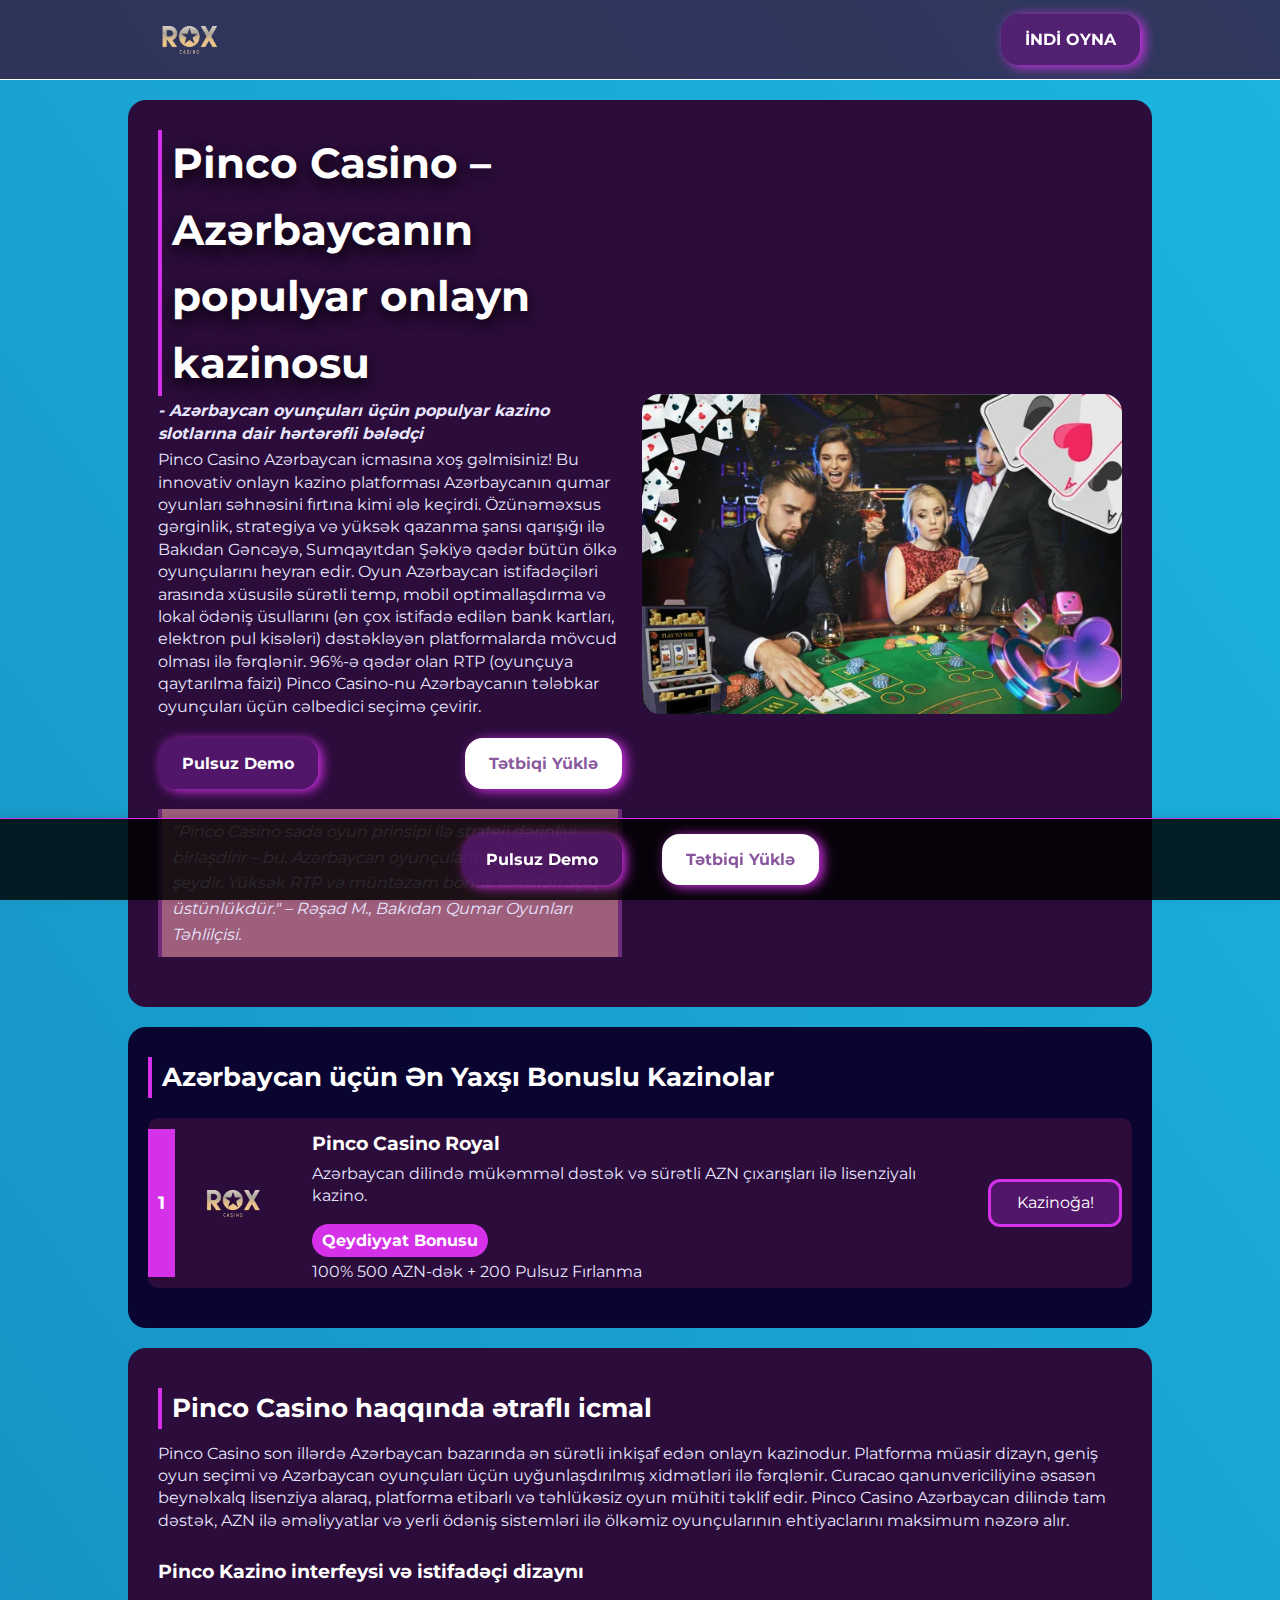
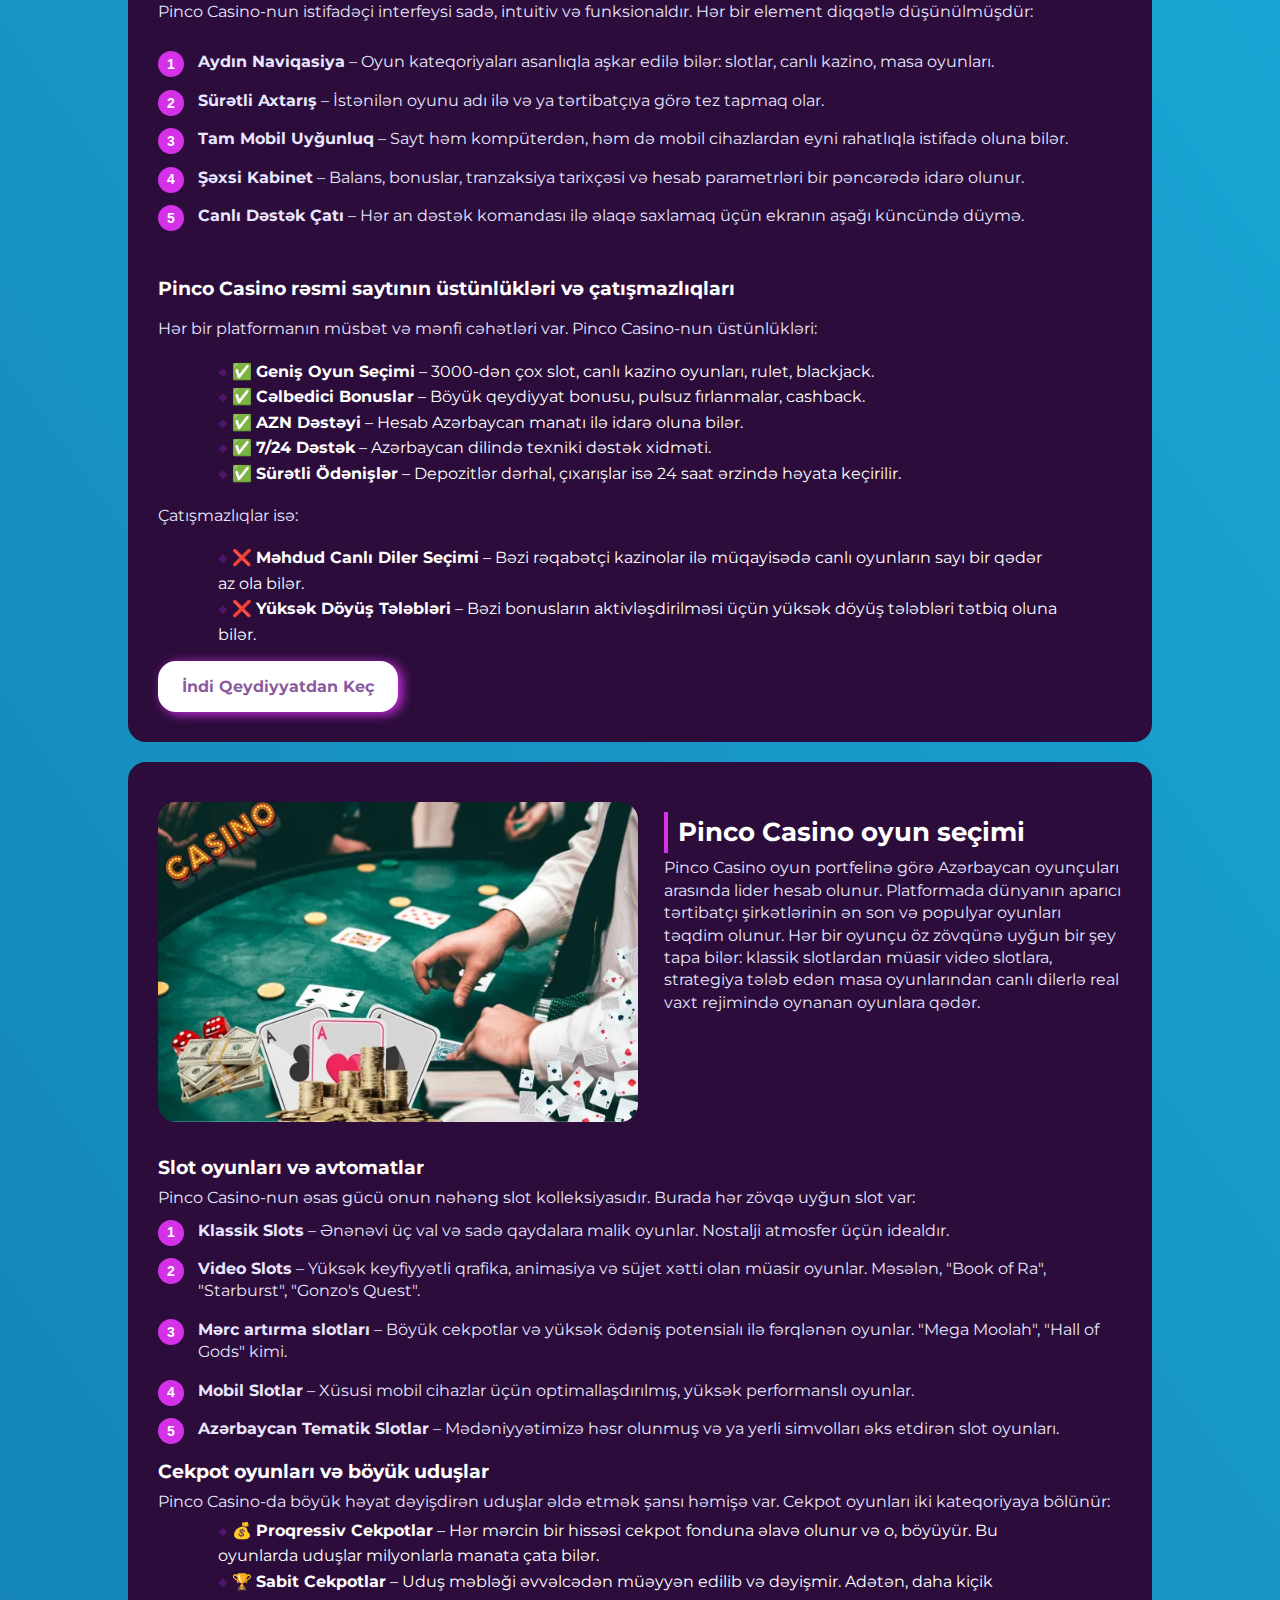
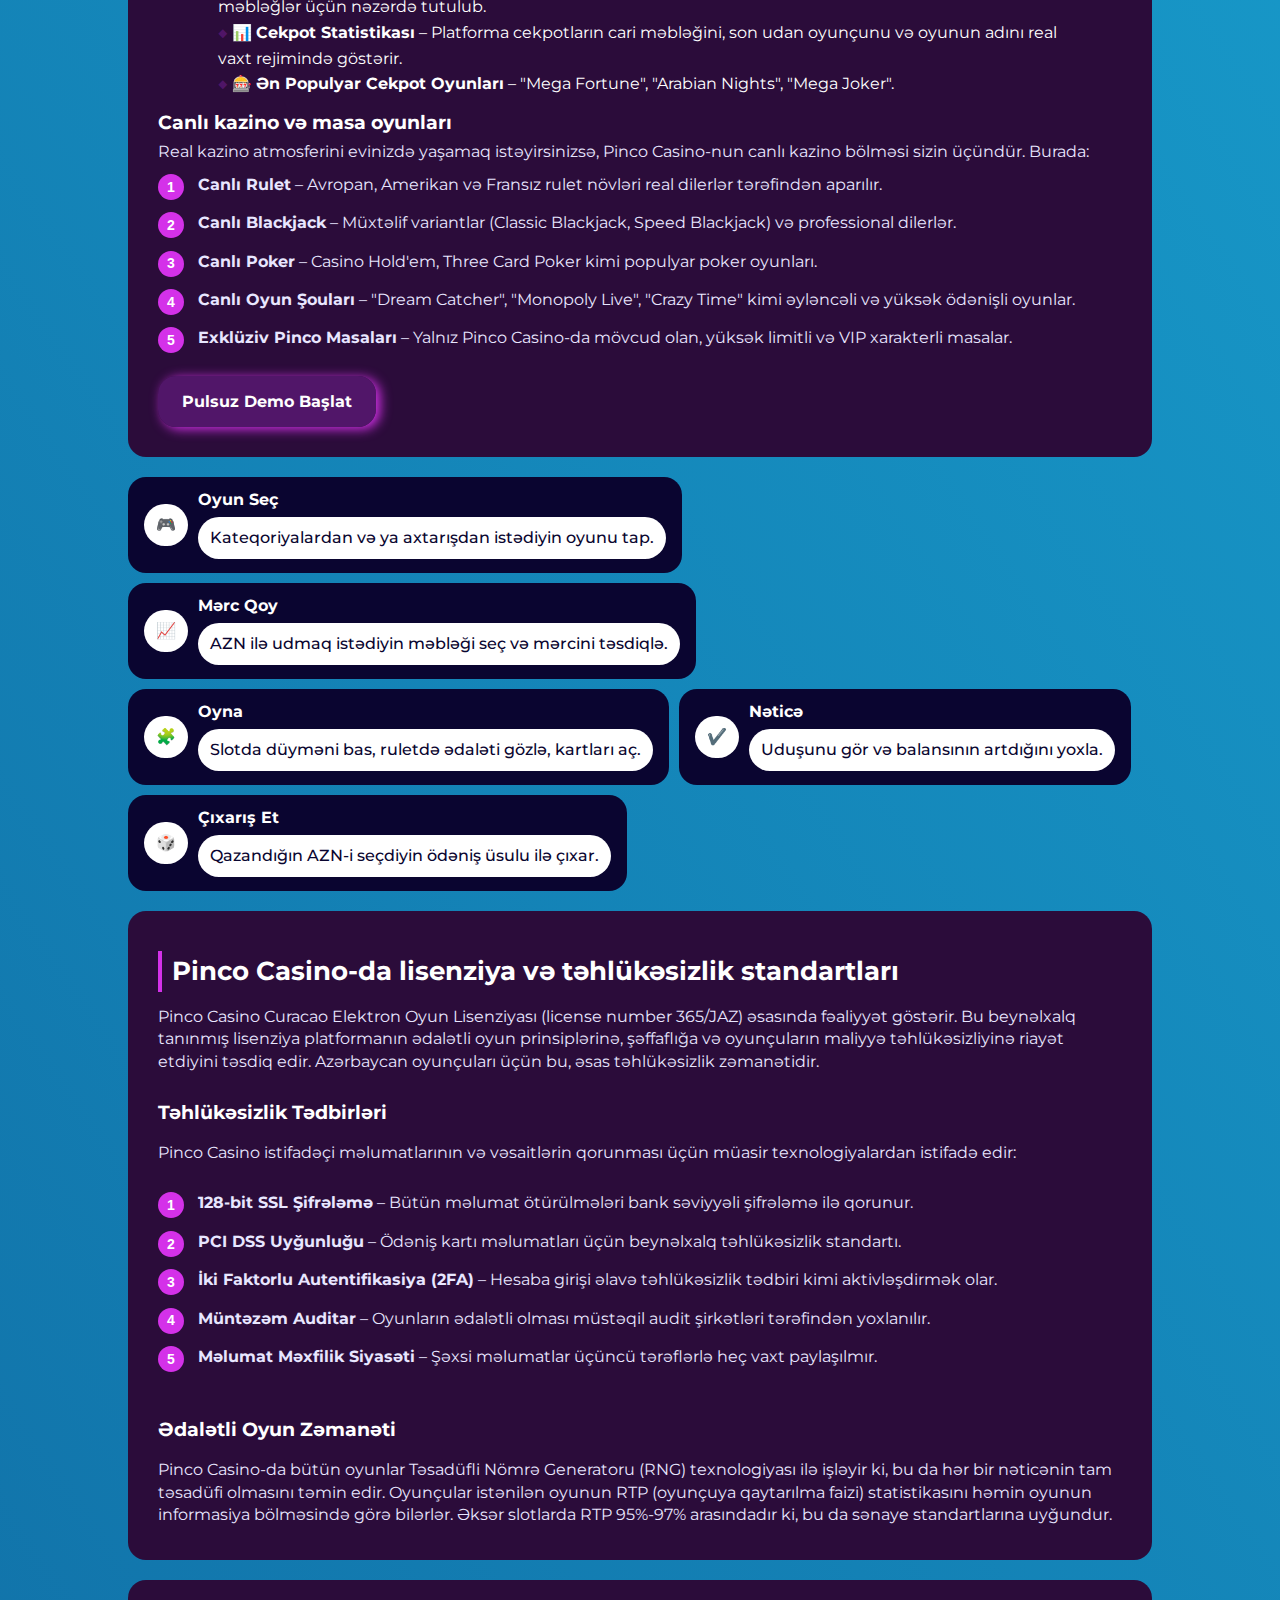
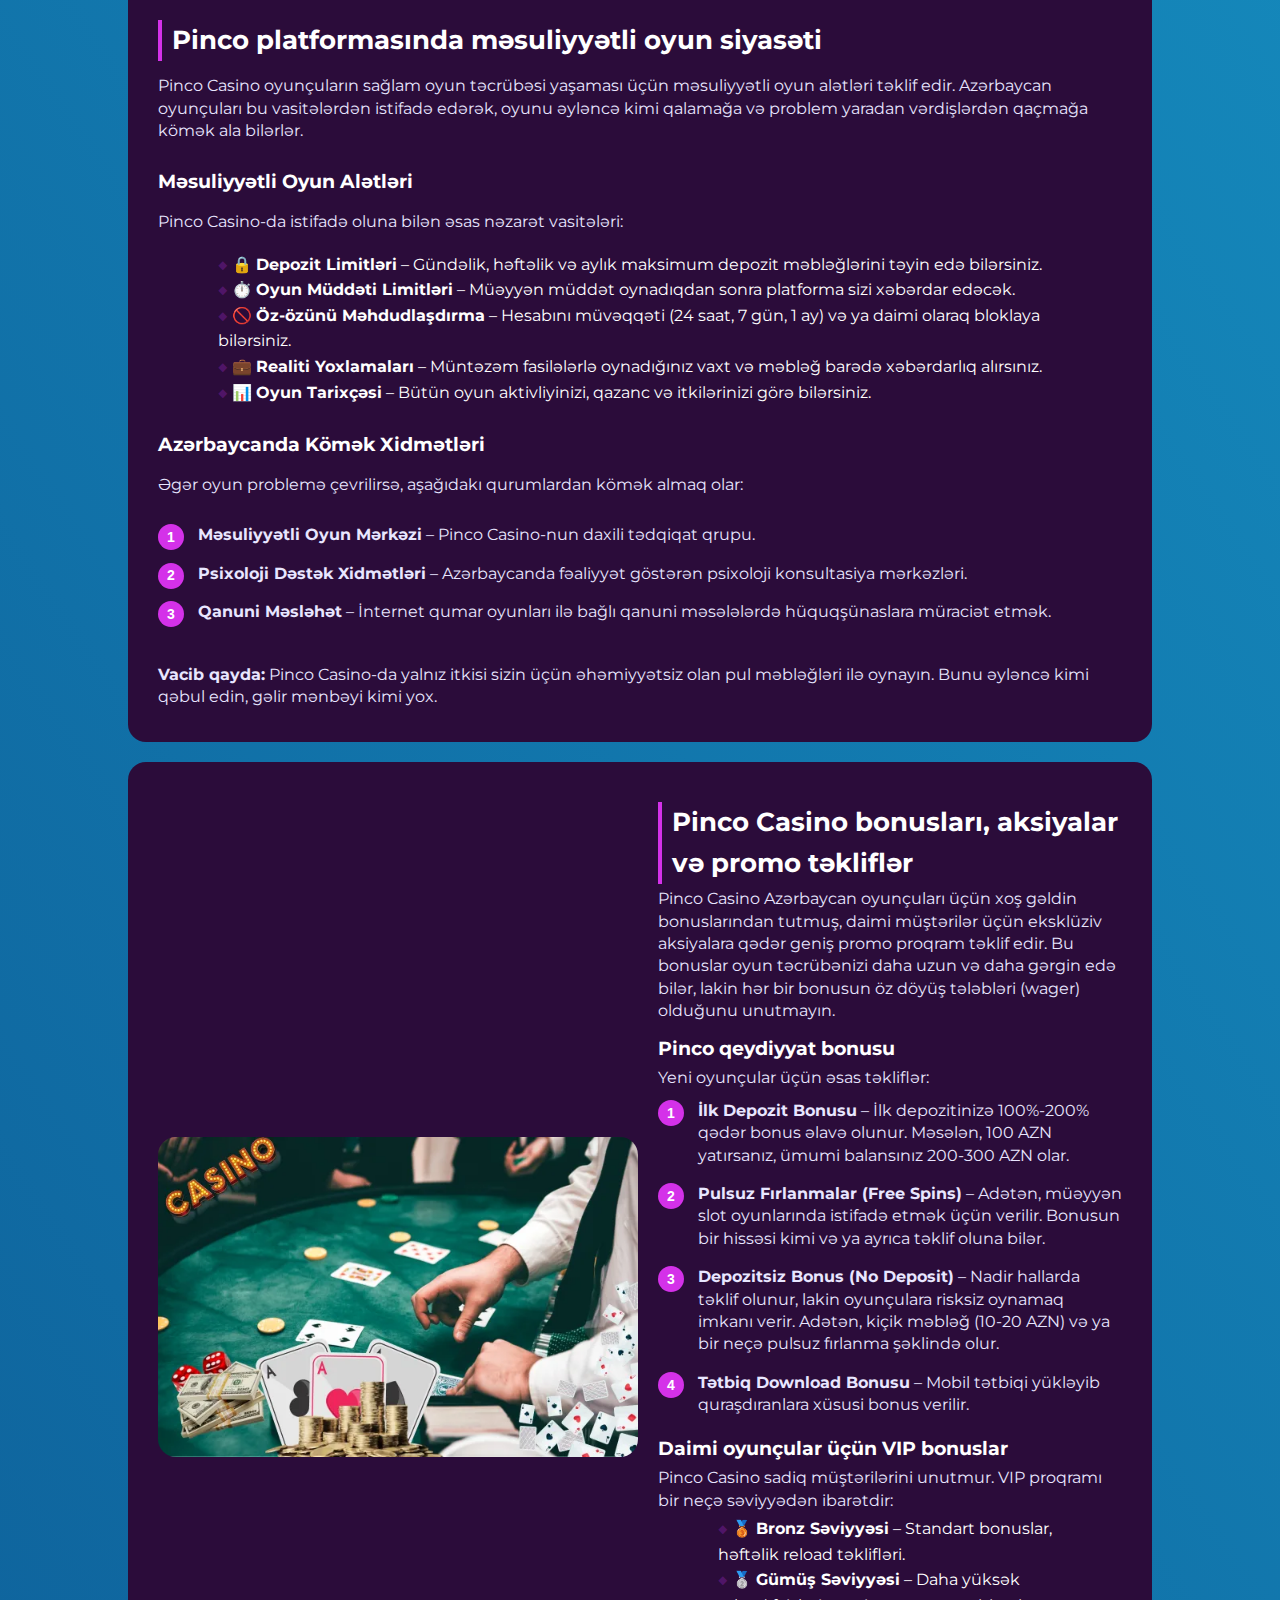
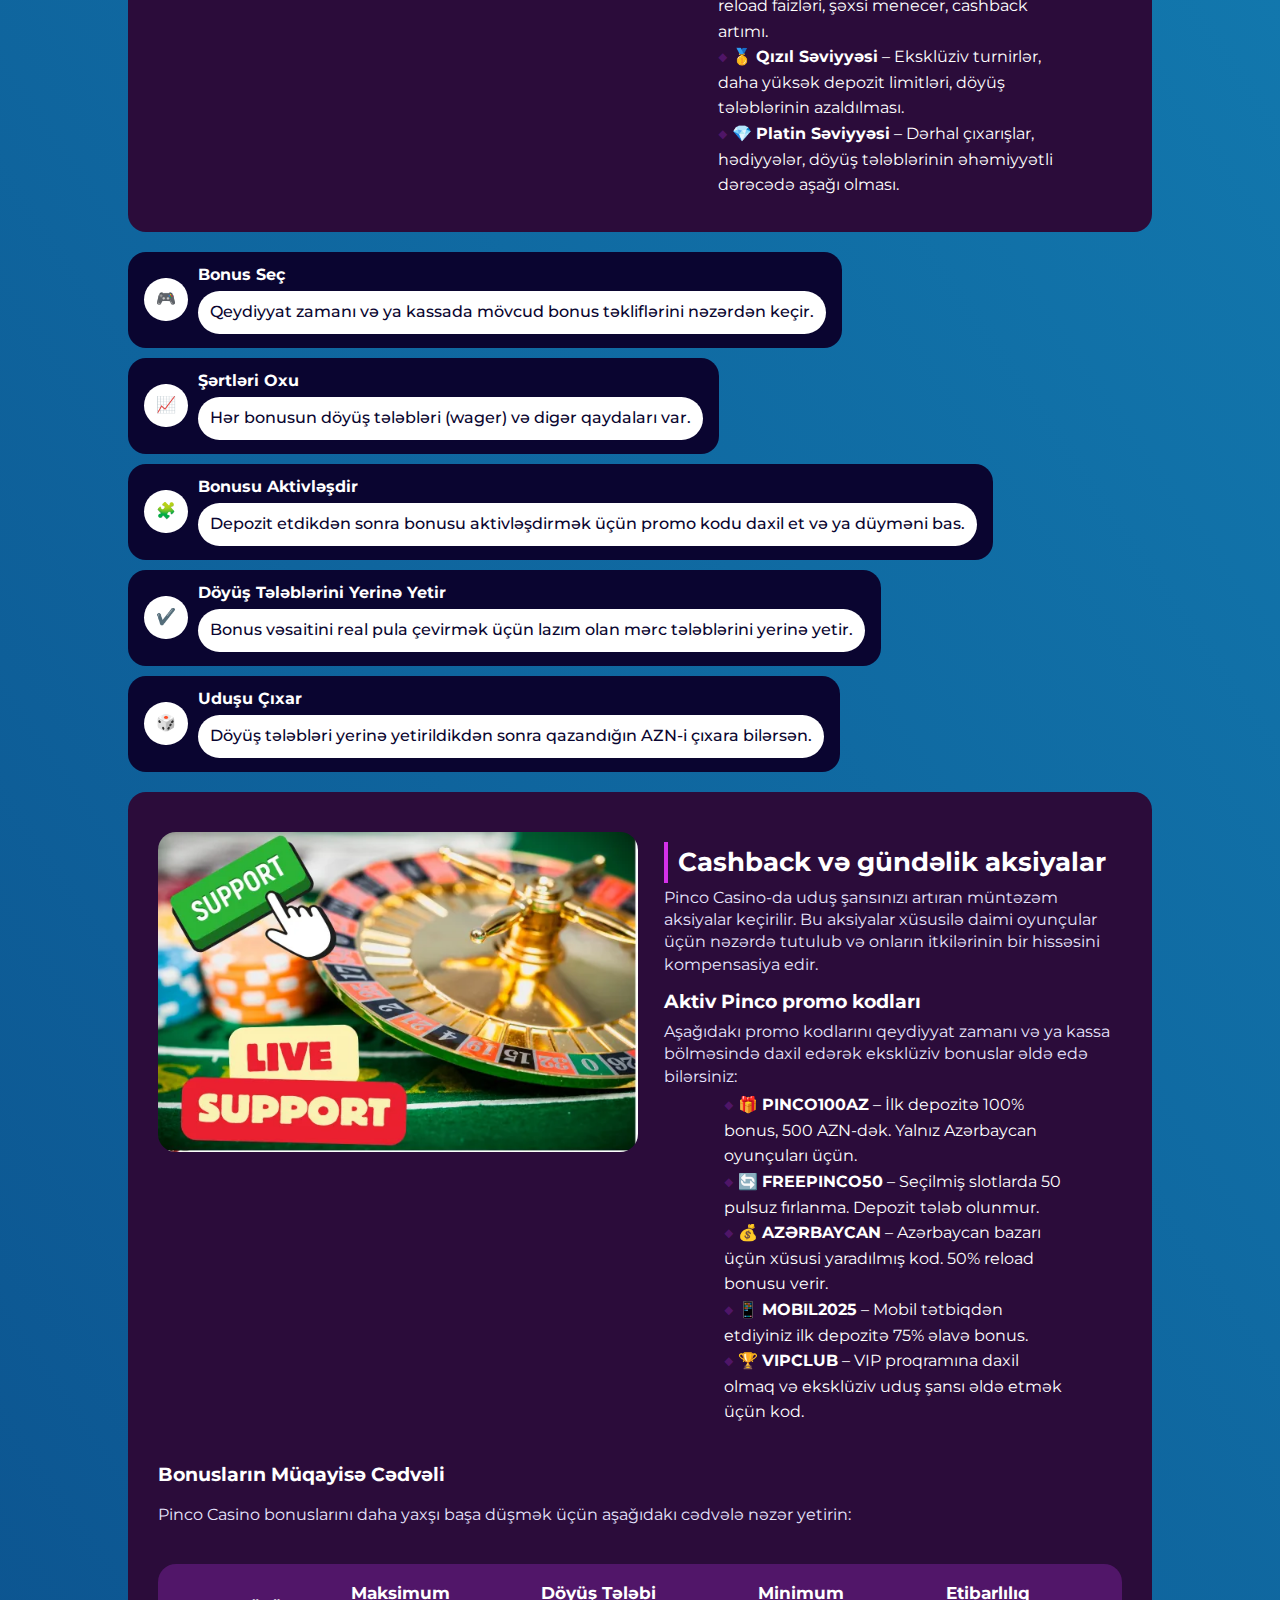
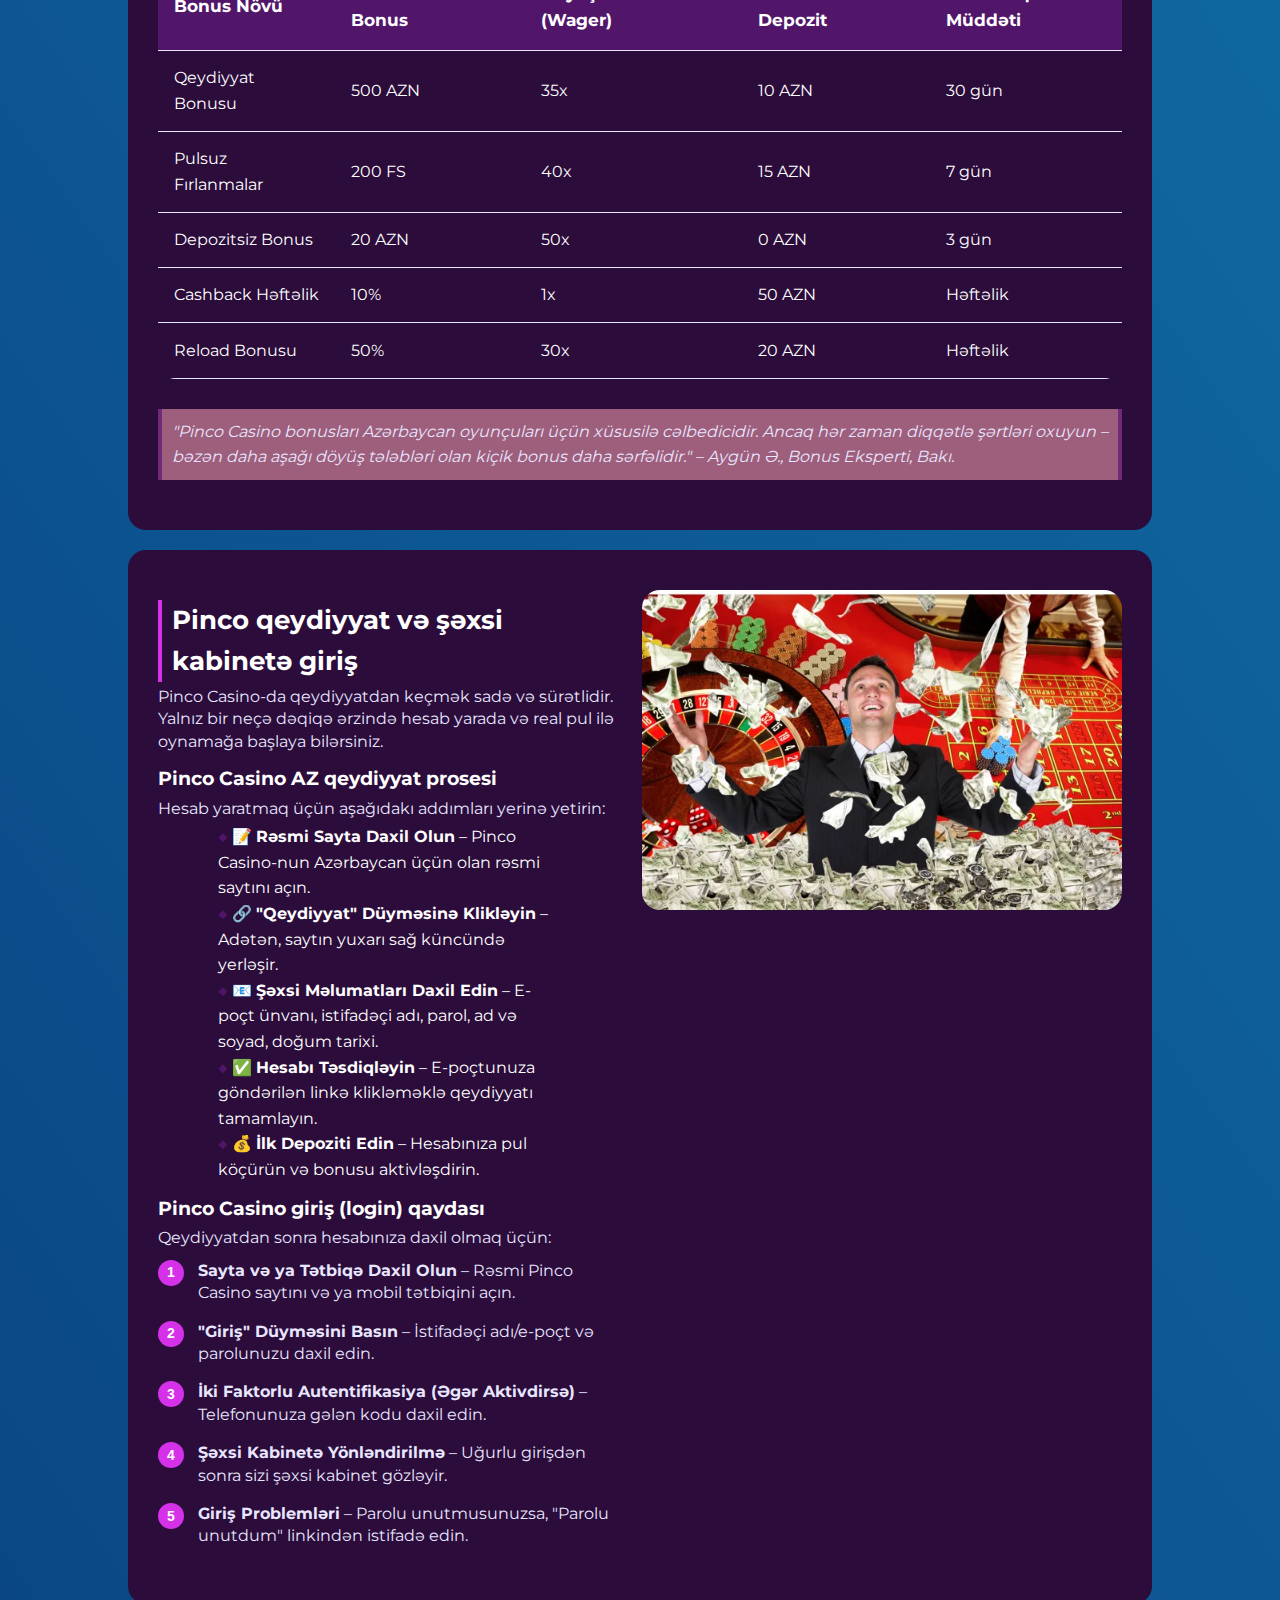
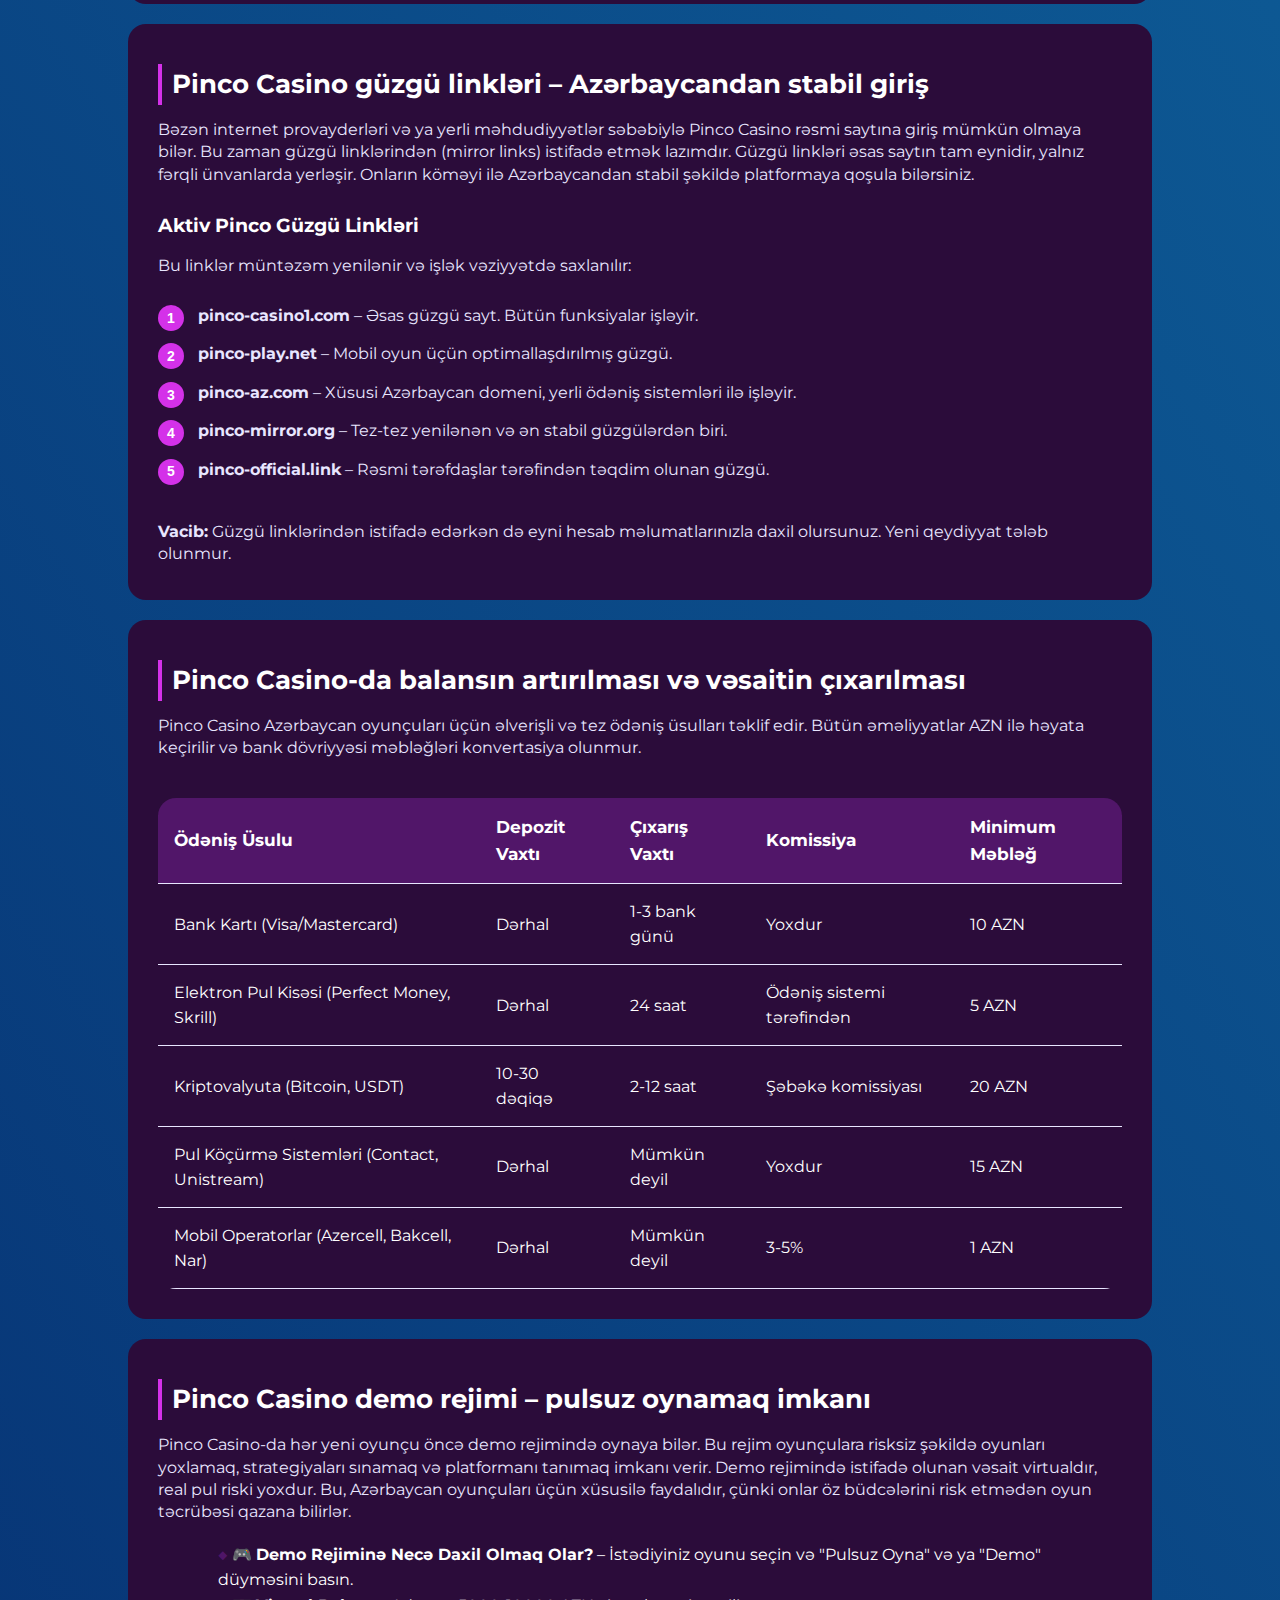
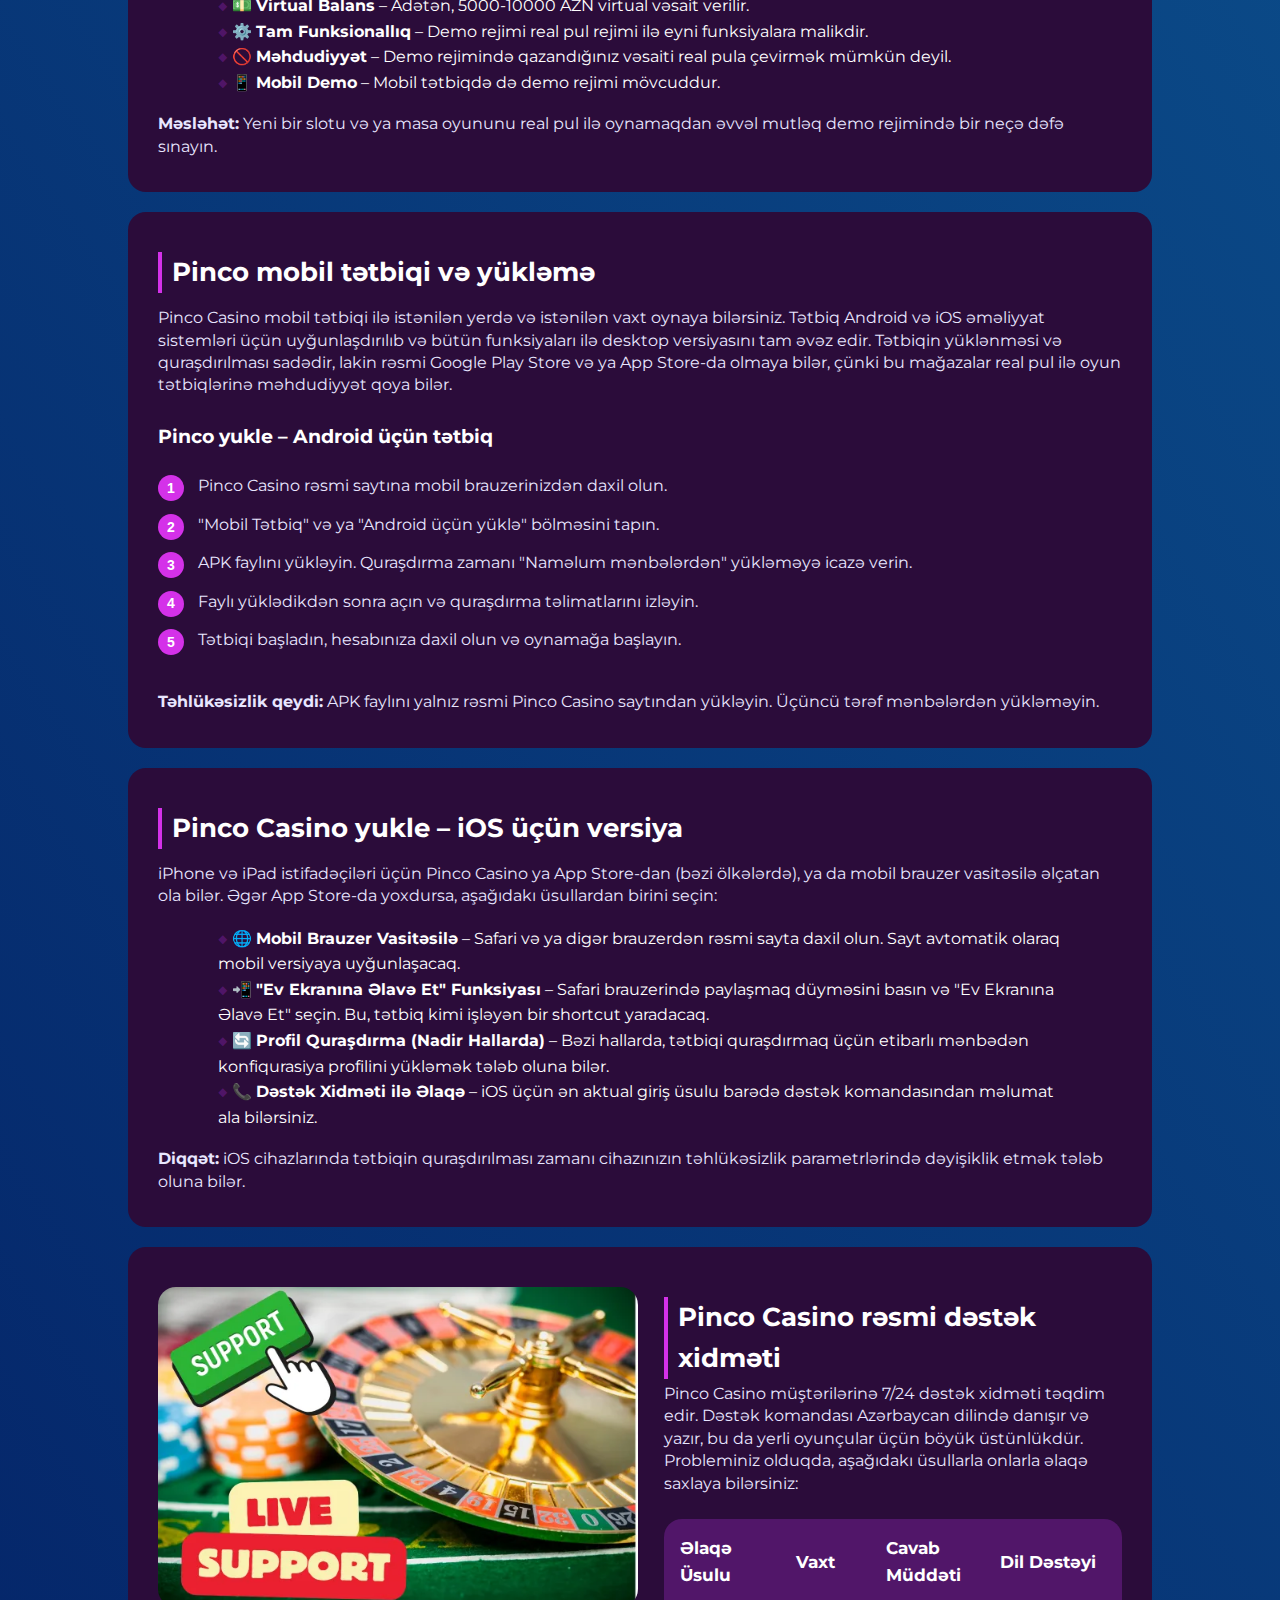
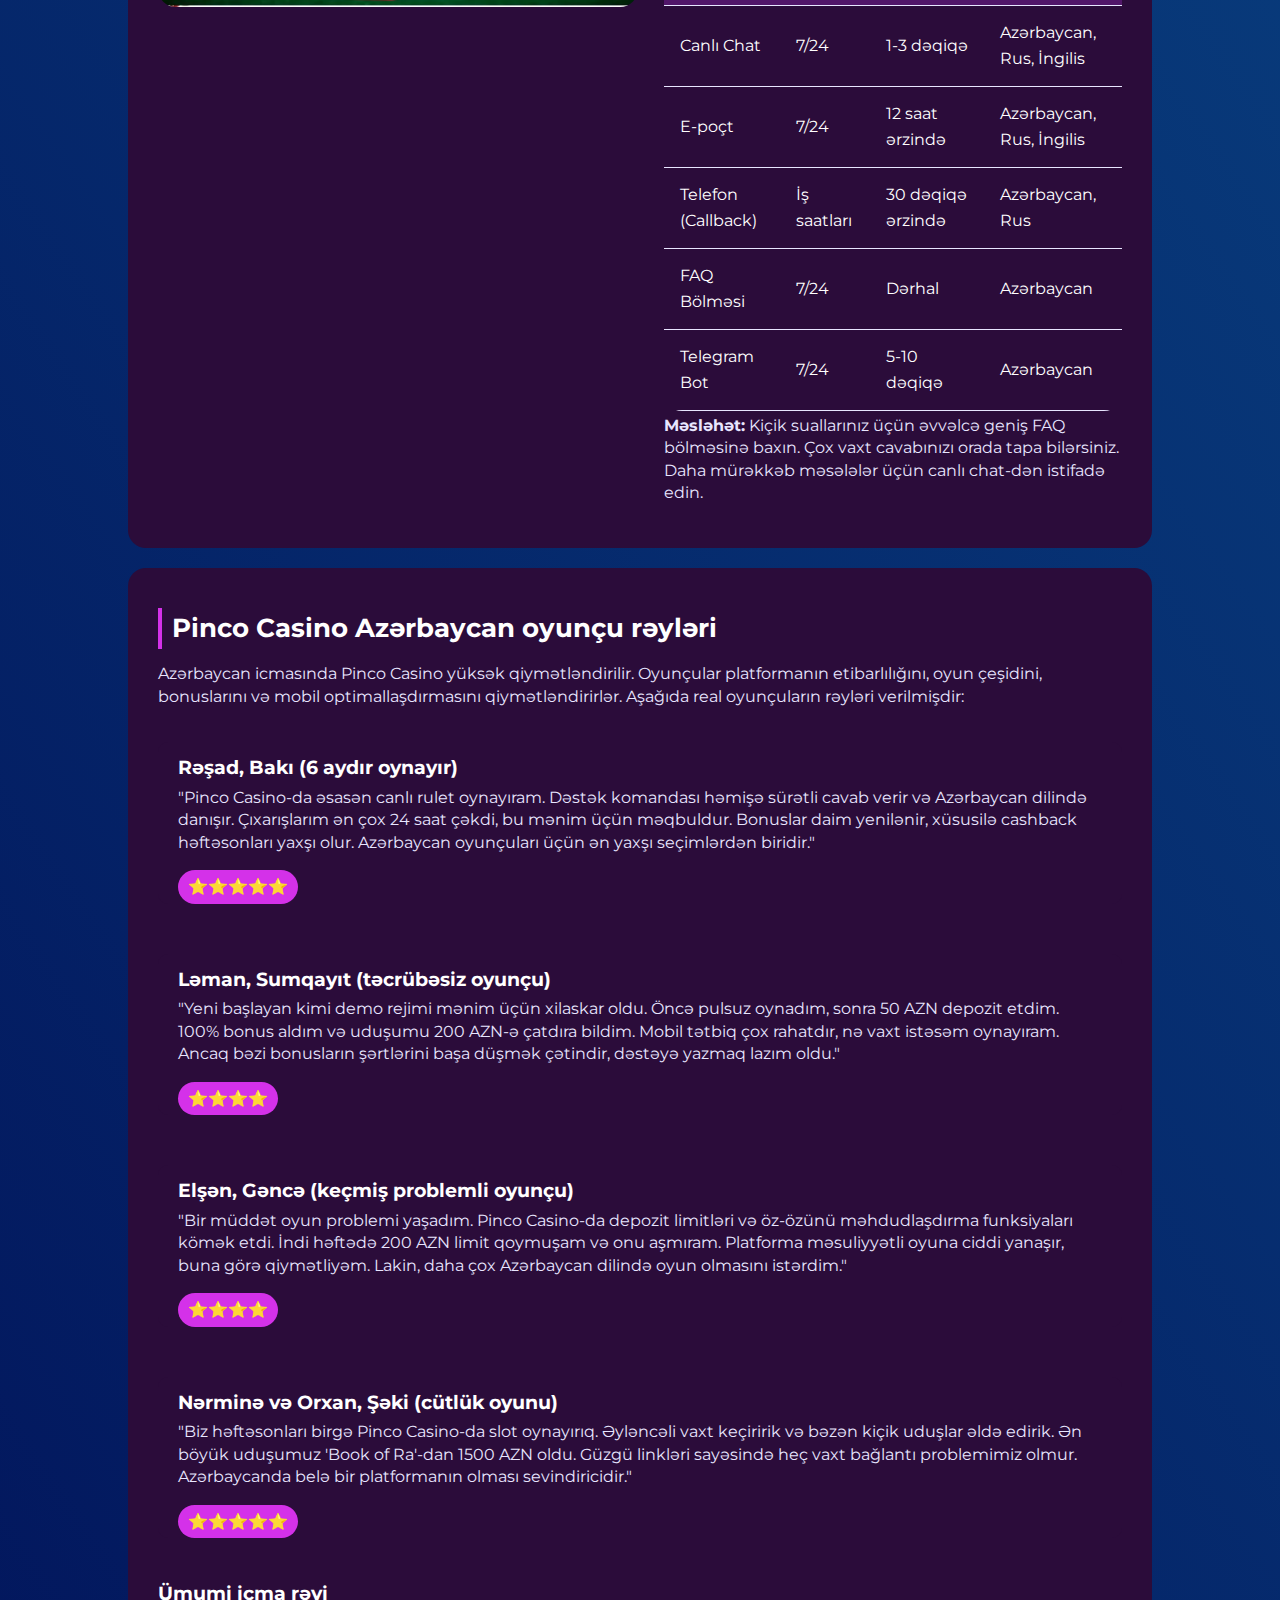
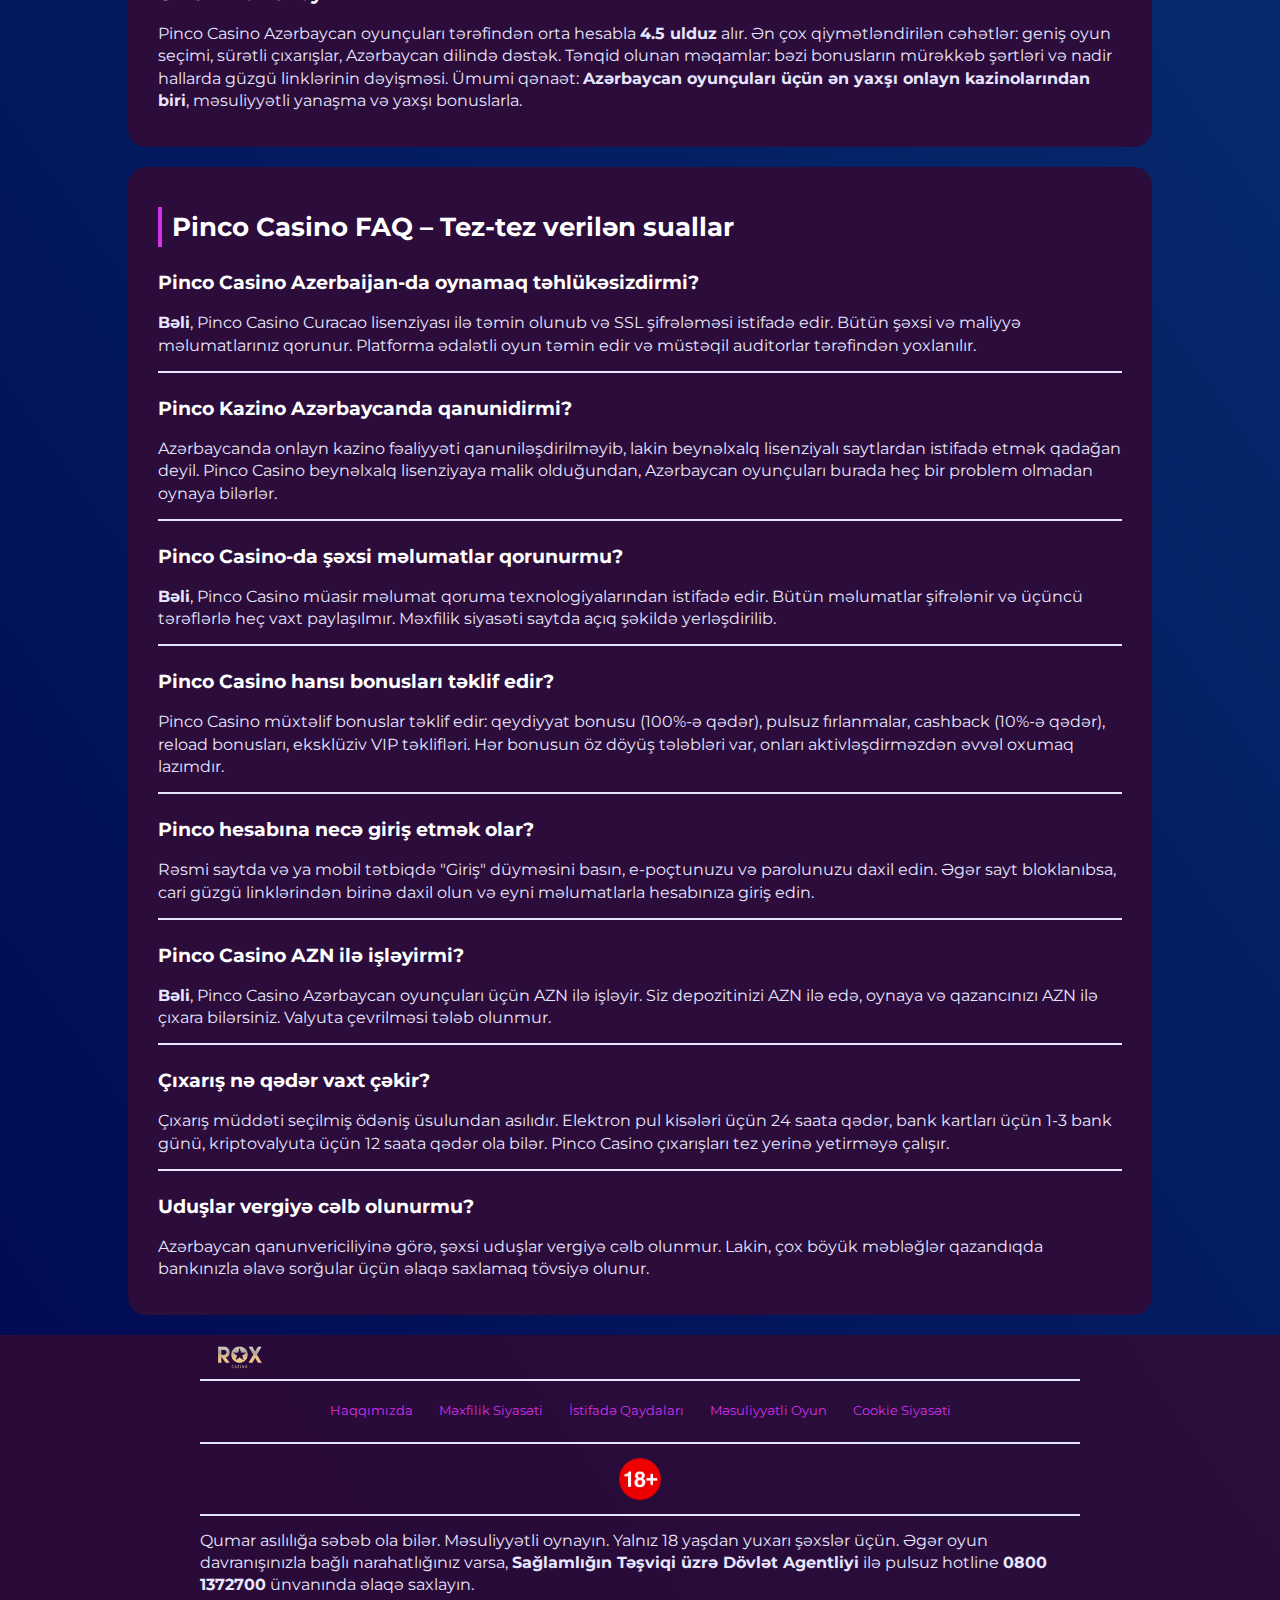
<file: az-az/index.html>
<!DOCTYPE html>
<html lang="az-AZ">
<head>
    <meta charset="UTF-8">
    <meta name="viewport" content="width=device-width, initial-scale=1.0">
    <link rel="stylesheet" href="/style.css">
    <link rel="shortcut icon" href="/favicon.ico" type="image/x-icon">
    <title>Pinco Casino Azərbaycan – Rəsmi Sayt, Qeydiyyat və Giriş</title>
    <meta name="description" content="Pinco Casino AZ – etibarlı onlayn kazino platforması. Pinco qeydiyyat, giriş, aktual güzgülər, bonuslar və mobil tətbiqi yüklə. İndi Pinco Azerbaycan-da oynamağa başla!">
    <meta name="googlebot" content="index,follow,noarchive">

<link rel="alternate" hreflang="az-AZ" href="https://zuka-catering.com/az-az/">
<link rel="alternate" hreflang="x-default" href="https://zuka-catering.com/">
<link rel="canonical" href="https://zuka-catering.com/az-az/">

    <meta property="og:type" content="website" />
    <meta property="og:title" content="Pinco Casino Azərbaycan – Rəsmi Sayt, Qeydiyyat və Giriş" />
    <meta property="og:description" content="Pinco Casino AZ – etibarlı onlayn kazino platforması. Pinco qeydiyyat, giriş, aktual güzgülər, bonuslar və mobil tətbiqi yüklə. İndi Pinco Azerbaycan-da oynamağa başla!" />
    <meta property="og:url" content="https://zuka-catering.com/" />
    <meta property="og:site_name" content="Pinco Casino Azərbaycan" />
    <meta property="og:image" content="https://zuka-catering.com/img/1.webp" />
    <meta property="og:locale" content="az_AZ" />

    <meta name="twitter:card" content="summary_large_image" />
    <meta name="twitter:title" content="Pinco Casino Azərbaycan – Rəsmi Sayt, Qeydiyyat və Giriş" />
    <meta name="twitter:description" content="Pinco Casino AZ – etibarlı onlayn kazino platforması. Pinco qeydiyyat, giriş, aktual güzgülər, bonuslar və mobil tətbiqi yüklə. İndi Pinco Azerbaycan-da oynamağa başla!" />
    <meta name="twitter:image" content="https://zuka-catering.com/img/1.webp" />
    
    <script type="application/ld+json">
        {
            "@context": "https://schema.org",
            "@type": "Article",
            "headline": "Pinco Casino Azərbaycan – Rəsmi Sayt, Qeydiyyat və Giriş",
            "description": "Pinco Casino AZ – etibarlı onlayn kazino platforması. Pinco qeydiyyat, giriş, aktual güzgülər, bonuslar və mobil tətbiqi yüklə. İndi Pinco Azerbaycan-da oynamağa başla!",
            "mainEntityOfPage": {
                "@type": "WebPage",
                "@id": "https://zuka-catering.com/"
            },
            "author": {
                "@type": "Person",
                "name": "Azərbaycan Qumar Oyunları Ekspertləri",
                "url": "https://zuka-catering.com/"
            },
            "publisher": {
                "@type": "Organization",
                "name": "Pinco Casino Azərbaycan",
                "logo": {
                    "@type": "ImageObject",
                    "url": "https://zuka-catering.com/img/logo.webp"
                }
            },
            "datePublished": "2025-12-15",
            "dateModified": "2025-12-15"
        }
    </script>

    <script type="application/ld+json">
        {
            "@context": "https://schema.org",
            "@type": "WebSite",
            "url": "https://zuka-catering.com/",
            "name": "Pinco Casino Azərbaycan",
            "description": "Azərbaycan üçün aparıcı Pinco Casino platforması – oyun məlumatları, bonuslar və etibarlı kazinolar.",
            "inLanguage": "az-AZ"
        }
    </script>

    <script type="application/ld+json">
        {
            "@context": "https://schema.org",
            "@type": "BreadcrumbList",
            "itemListElement": [{
                    "@type": "ListItem",
                    "position": 1,
                    "name": "Əsas Səhifə",
                    "item": "https://zuka-catering.com/"
                },
                {
                    "@type": "ListItem",
                    "position": 2,
                    "name": "Pinco Casino Azərbaycan",
                    "item": "https://zuka-catering.com/"
                }
            ]
        }
    </script>

    <script type="application/ld+json">
        {
          "@context": "https://schema.org",
          "@type": "FAQPage",
          "mainEntity": [
            {
              "@type": "Question",
              "name": "Pinco Casino Azerbaijan-da oynamaq təhlükəsizdirmi?",
              "acceptedAnswer": {
                "@type": "Answer",
                "text": "Bəli, Pinco Casino Curacao lisenziyası altında fəaliyyət göstərir və SSL şifrələməsindən istifadə edir. Platforma ədalətli oyun təmin edir və istifadəçi məlumatlarını qoruyur. Azərbaycandan olan oyunçular üçün bu, etibarlı seçimdir."
              }
            },
            {
              "@type": "Question",
              "name": "Pinco Kazino Azərbaycanda qanunidirmi?",
              "acceptedAnswer": {
                "@type": "Answer",
                "text": "Azərbaycanda onlayn kazino fəaliyyəti qanuniləşdirilməyib, lakin beynəlxalq lisenziyalı platformalardan istifadə etmək qadağan deyil. Pinco Casino beynəlxalq lisenziyaya malik olduğundan, Azərbaycan oyunçuları burada problem yaşamadan oynaya bilərlər."
              }
            },
            {
              "@type": "Question",
              "name": "Pinco Casino-da şəxsi məlumatlar qorunurmu?",
              "acceptedAnswer": {
                "@type": "Answer",
                "text": "Bəli, Pinco Casino müasir məlumat qoruma texnologiyalarından istifadə edir. Bütün şəxsi məlumatlar və maliyyə əməliyyatları şifrələnir və üçüncü tərəflərlə paylaşılmır."
              }
            },
            {
              "@type": "Question",
              "name": "Pinco Casino hansı bonusları təklif edir?",
              "acceptedAnswer": {
                "@type": "Answer",
                "text": "Pinco Casino zəngin bonus proqramı təklif edir: qeydiyyat bonusu, ilk depozit bonusu 100% qədər, pulsuz fırlanmalar, cashback, həftəlik reload bonusları və eksklüziv VIP təklifləri."
              }
            },
            {
              "@type": "Question",
              "name": "Pinco hesabına necə giriş etmək olar?",
              "acceptedAnswer": {
                "@type": "Answer",
                "text": "Rəsmi saytda və ya mobil tətbiqdə 'Giriş' düyməsini klikləyin, e-poçtunuzu və parolunuzu daxil edin. Əgərsayta giriş probleminiz varsa, aktuual güzgü linklərindən birini istifadə edə bilərsiniz."
              }
            }
          ]
        }
    </script>
</head>
<body>
    <header>
          <div class="logo-container">
        <a href="/play/">
            <img src="/img/logo.webp" alt="Pinco Casino Azərbaycan Loqosu" width="100" height="80">
        </a>
            <a href="/play/" class="btn" rel="nofollow" content="noindex">İNDİ OYNA</a>
    </div>  
    </header>

    <main>

    <div class="banner-bottom">
            <a href="/play/" class="btn" rel="nofollow" content="noindex">Pulsuz Demo</a>
            <a href="/play/" class="btn-white" rel="nofollow" content="noindex">Tətbiqi Yüklə</a>
    </div>

    <div class="container">
        <div>
        <h1>Pinco Casino – Azərbaycanın populyar onlayn kazinosu</h1>
        <p>
           <b><i>- Azərbaycan oyunçuları üçün populyar kazino slotlarına dair hərtərəfli bələdçi</i> </b>
        </p>
        <p>
            Pinco Casino Azərbaycan icmasına xoş gəlmisiniz! Bu innovativ onlayn kazino platforması Azərbaycanın qumar oyunları səhnəsini fırtına kimi ələ keçirdi. Özünəməxsus gərginlik, strategiya və yüksək qazanma şansı qarışığı ilə Bakıdan Gəncəyə, Sumqayıtdan Şəkiyə qədər bütün ölkə oyunçularını heyran edir. Oyun Azərbaycan istifadəçiləri arasında xüsusilə sürətli temp, mobil optimallaşdırma və lokal ödəniş üsullarını (ən çox istifadə edilən bank kartları, elektron pul kisələri) dəstəkləyən platformalarda mövcud olması ilə fərqlənir. 96%-ə qədər olan RTP (oyunçuya qaytarılma faizi) Pinco Casino-nu Azərbaycanın tələbkar oyunçuları üçün cəlbedici seçimə çevirir.
        </p>
        <div class="btn-container">
            <a href="/play/" class="btn" rel="nofollow" content="noindex">Pulsuz Demo</a>
            <a href="/play/" class="btn-white" rel="nofollow" content="noindex">Tətbiqi Yüklə</a>
        </div>

        <blockquote>
            "Pinco Casino sadə oyun prinsipi ilə strateji dərinliyi birləşdirir – bu, Azərbaycan oyunçularının axtardığı şeydir. Yüksək RTP və müntəzəm bonus təklifləri açıq üstünlükdür." – Rəşad M., Bakıdan Qumar Oyunları Təhlilçisi.
        </blockquote>
        </div>
        <img src="/img/1.webp" alt="Pinco Casino Oyun İnterfeysi Azərbaycan" width="600" height="400">
    </div>

    <div class="casino-vitrina">
    <h2>
        Azərbaycan üçün Ən Yaxşı Bonuslu Kazinolar
    </h2>
            <div class="casino-card">
                <div class="casino-rank">1</div>
                <a href="/play/" class="casino-left" rel="nofollow" content="noindex">
                    <img src="/img/logo.webp" alt="Premium Kazino Azərbaycan" class="casino-logo" width="100" height="50"/>
                </a>
                <div class="casino-center">
                    <div class="casino-code">
                        <a href="/play/" rel="nofollow" content="noindex"><h3>Pinco Casino Royal</h3></a>
                        <p>Azərbaycan dilində mükəmməl dəstək və sürətli AZN çıxarışları ilə lisenziyalı kazino.</p>
                        
                        <div class="casino-rating"><span class="star">Qeydiyyat Bonusu</span></div>
                        <p class="casino-bonus">100% 500 AZN-dək + 200 Pulsuz Fırlanma</p>
                    </div>
                </div>
                <div class="casino-actions">
                    <a href="/play/" class="btn-red-bonus" rel="nofollow" content="noindex">Kazinoğa!</a>
                </div>
            </div>


    </div>




        <div class="container-long">
    <h2>Pinco Casino haqqında ətraflı icmal</h2>
    <p>
        Pinco Casino son illərdə Azərbaycan bazarında ən sürətli inkişaf edən onlayn kazinodur. Platforma müasir dizayn, geniş oyun seçimi və Azərbaycan oyunçuları üçün uyğunlaşdırılmış xidmətləri ilə fərqlənir. Curacao qanunvericiliyinə əsasən beynəlxalq lisenziya alaraq, platforma etibarlı və təhlükəsiz oyun mühiti təklif edir. Pinco Casino Azərbaycan dilində tam dəstək, AZN ilə əməliyyatlar və yerli ödəniş sistemləri ilə ölkəmiz oyunçularının ehtiyaclarını maksimum nəzərə alır.
    </p>
    
    <h3>Pinco Kazino interfeysi və istifadəçi dizaynı</h3>
    <p>Pinco Casino-nun istifadəçi interfeysi sadə, intuitiv və funksionaldır. Hər bir element diqqətlə düşünülmüşdür:</p>
    <ol class="pink-circle-list">
        <li><p><strong>Aydın Naviqasiya</strong> – Oyun kateqoriyaları asanlıqla aşkar edilə bilər: slotlar, canlı kazino, masa oyunları.</p></li>
        <li><p><strong>Sürətli Axtarış</strong> – İstənilən oyunu adı ilə və ya tərtibatçıya görə tez tapmaq olar.</p></li>
        <li><p><strong>Tam Mobil Uyğunluq</strong> – Sayt həm kompüterdən, həm də mobil cihazlardan eyni rahatlıqla istifadə oluna bilər.</p></li>
        <li><p><strong>Şəxsi Kabinet</strong> – Balans, bonuslar, tranzaksiya tarixçəsi və hesab parametrləri bir pəncərədə idarə olunur.</p></li>
        <li><p><strong>Canlı Dəstək Çatı</strong> – Hər an dəstək komandası ilə əlaqə saxlamaq üçün ekranın aşağı küncündə düymə.</p></li>
    </ol>
    
    <h3>Pinco Casino rəsmi saytının üstünlükləri və çatışmazlıqları</h3>
    <p>Hər bir platformanın müsbət və mənfi cəhətləri var. Pinco Casino-nun üstünlükləri:</p>
    <ul>
        <li>✅ <strong>Geniş Oyun Seçimi</strong> – 3000-dən çox slot, canlı kazino oyunları, rulet, blackjack.</li>
        <li>✅ <strong>Cəlbedici Bonuslar</strong> – Böyük qeydiyyat bonusu, pulsuz fırlanmalar, cashback.</li>
        <li>✅ <strong>AZN Dəstəyi</strong> – Hesab Azərbaycan manatı ilə idarə oluna bilər.</li>
        <li>✅ <strong>7/24 Dəstək</strong> – Azərbaycan dilində texniki dəstək xidməti.</li>
        <li>✅ <strong>Sürətli Ödənişlər</strong> – Depozitlər dərhal, çıxarışlar isə 24 saat ərzində həyata keçirilir.</li>
    </ul>
    <p>Çatışmazlıqlar isə:</p>
    <ul>
        <li>❌ <strong>Məhdud Canlı Diler Seçimi</strong> – Bəzi rəqabətçi kazinolar ilə müqayisədə canlı oyunların sayı bir qədər az ola bilər.</li>
        <li>❌ <strong>Yüksək Döyüş Tələbləri</strong> – Bəzi bonusların aktivləşdirilməsi üçün yüksək döyüş tələbləri tətbiq oluna bilər.</li>
    </ul>
                <a href="/play/" class="btn-white" rel="nofollow" content="noindex">İndi Qeydiyyatdan Keç</a>

</div>



    <div class="container-long">
        <div class="flex-wrapper">
        <img src="/img/2.webp" alt="Pinco Casino Oyun Ekranı" width="600" height="400">
     <div> 
            <h2>Pinco Casino oyun seçimi</h2>
            <p>
                Pinco Casino oyun portfelinə görə Azərbaycan oyunçuları arasında lider hesab olunur. Platformada dünyanın aparıcı tərtibatçı şirkətlərinin ən son və populyar oyunları təqdim olunur. Hər bir oyunçu öz zövqünə uyğun bir şey tapa bilər: klassik slotlardan müasir video slotlara, strategiya tələb edən masa oyunlarından canlı dilerlə real vaxt rejimində oynanan oyunlara qədər.
            </p>
        </div>
        </div>

            <div>   
            <h3>Slot oyunları və avtomatlar</h3>
            <p>Pinco Casino-nun əsas gücü onun nəhəng slot kolleksiyasıdır. Burada hər zövqə uyğun slot var:</p>
            <ol class="pink-circle-list">
                <li><p><strong>Klassik Slots</strong> – Ənənəvi üç val və sadə qaydalara malik oyunlar. Nostalji atmosfer üçün idealdır.</p></li>
                <li><p><strong>Video Slots</strong> – Yüksək keyfiyyətli qrafika, animasiya və süjet xətti olan müasir oyunlar. Məsələn, "Book of Ra", "Starburst", "Gonzo's Quest".</p></li>
                <li><p><strong>Mərc artırma slotları</strong> – Böyük cekpotlar və yüksək ödəniş potensialı ilə fərqlənən oyunlar. "Mega Moolah", "Hall of Gods" kimi.</p></li>
                <li><p><strong>Mobil Slotlar</strong> – Xüsusi mobil cihazlar üçün optimallaşdırılmış, yüksək performanslı oyunlar.</p></li>
                <li><p><strong>Azərbaycan Tematik Slotlar</strong> – Mədəniyyətimizə həsr olunmuş və ya yerli simvolları əks etdirən slot oyunları.</p></li>
            </ol>
            
            <h3>Cekpot oyunları və böyük uduşlar</h3>
            <p>Pinco Casino-da böyük həyat dəyişdirən uduşlar əldə etmək şansı həmişə var. Cekpot oyunları iki kateqoriyaya bölünür:</p>
            <ul>
                <li>💰 <strong>Proqressiv Cekpotlar</strong> – Hər mərcin bir hissəsi cekpot fonduna əlavə olunur və o, böyüyür. Bu oyunlarda uduşlar milyonlarla manata çata bilər.</li>
                <li>🏆 <strong>Sabit Cekpotlar</strong> – Uduş məbləği əvvəlcədən müəyyən edilib və dəyişmir. Adətən, daha kiçik məbləğlər üçün nəzərdə tutulub.</li>
                <li>📊 <strong>Cekpot Statistikası</strong> – Platforma cekpotların cari məbləğini, son udan oyunçunu və oyunun adını real vaxt rejimində göstərir.</li>
                <li>🎰 <strong>Ən Populyar Cekpot Oyunları</strong> – "Mega Fortune", "Arabian Nights", "Mega Joker".</li>
            </ul>
            
            <h3>Canlı kazino və masa oyunları</h3>
            <p>Real kazino atmosferini evinizdə yaşamaq istəyirsinizsə, Pinco Casino-nun canlı kazino bölməsi sizin üçündür. Burada:</p>
            <ol class="pink-circle-list">
                <li><p><strong>Canlı Rulet</strong> – Avropan, Amerikan və Fransız rulet növləri real dilerlər tərəfindən aparılır.</p></li>
                <li><p><strong>Canlı Blackjack</strong> – Müxtəlif variantlar (Classic Blackjack, Speed Blackjack) və professional dilerlər.</p></li>
                <li><p><strong>Canlı Poker</strong> – Casino Hold'em, Three Card Poker kimi populyar poker oyunları.</p></li>
                <li><p><strong>Canlı Oyun Şouları</strong> – "Dream Catcher", "Monopoly Live", "Crazy Time" kimi əyləncəli və yüksək ödənişli oyunlar.</p></li>
                <li><p><strong>Exklüziv Pinco Masaları</strong> – Yalnız Pinco Casino-da mövcud olan, yüksək limitli və VIP xarakterli masalar.</p></li>
            </ol>
        </div>
            <a href="/play/" class="btn" rel="nofollow" content="noindex">Pulsuz Demo Başlat</a>

    </div>

    <div class="breake">
        <div class="breake-block">
            <p>
                🎮
            </p>
            <div>
               <h4>
                Oyun Seç
               </h4> 
               <p>
                Kateqoriyalardan və ya axtarışdan istədiyin oyunu tap.
               </p>
            </div>

        </div>

        <div class="breake-block">
            <p>
               📈
            </p>
            <div>
               <h4>
                Mərc Qoy
               </h4> 
               <p>
                AZN ilə udmaq istədiyin məbləği seç və mərcini təsdiqlə.
               </p>
            </div>

        </div>


        <div class="breake-block">
            <p>
                🧩
            </p>
            <div>
               <h4>
                Oyna
               </h4> 
               <p>
                Slotda düyməni bas, ruletdə ədaləti gözlə, kartları aç.
               </p>
            </div>

        </div>


        <div class="breake-block">
            <p>
                ✔️
            </p>
            <div>
               <h4>
                Nəticə
               </h4> 
               <p>
                Uduşunu gör və balansının artdığını yoxla.
               </p>
            </div>

        </div>


        <div class="breake-block">
            <p>
                🎲
            </p>
            <div>
               <h4>
                Çıxarış Et
               </h4> 
               <p>
                Qazandığın AZN-i seçdiyin ödəniş üsulu ilə çıxar.
               </p>
            </div>

        </div>


    </div>

    <div class="container-long">
    
    <h2>Pinco Casino-da lisenziya və təhlükəsizlik standartları</h2>
    <p>
        Pinco Casino Curacao Elektron Oyun Lisenziyası (license number 365/JAZ) əsasında fəaliyyət göstərir. Bu beynəlxalq tanınmış lisenziya platformanın ədalətli oyun prinsiplərinə, şəffaflığa və oyunçuların maliyyə təhlükəsizliyinə riayət etdiyini təsdiq edir. Azərbaycan oyunçuları üçün bu, əsas təhlükəsizlik zəmanətidir.
    </p>
    
    <h3>Təhlükəsizlik Tədbirləri</h3>
    <p>Pinco Casino istifadəçi məlumatlarının və vəsaitlərin qorunması üçün müasir texnologiyalardan istifadə edir:</p>
    <ol class="pink-circle-list">
        <li><p><strong>128-bit SSL Şifrələmə</strong> – Bütün məlumat ötürülmələri bank səviyyəli şifrələmə ilə qorunur.</p></li>
        <li><p><strong>PCI DSS Uyğunluğu</strong> – Ödəniş kartı məlumatları üçün beynəlxalq təhlükəsizlik standartı.</p></li>
        <li><p><strong>İki Faktorlu Autentifikasiya (2FA)</strong> – Hesaba girişi əlavə təhlükəsizlik tədbiri kimi aktivləşdirmək olar.</p></li>
        <li><p><strong>Müntəzəm Auditar</strong> – Oyunların ədalətli olması müstəqil audit şirkətləri tərəfindən yoxlanılır.</p></li>
        <li><p><strong>Məlumat Məxfilik Siyasəti</strong> – Şəxsi məlumatlar üçüncü tərəflərlə heç vaxt paylaşılmır.</p></li>
    </ol>
    
    <h3>Ədalətli Oyun Zəmanəti</h3>
    <p>Pinco Casino-da bütün oyunlar Təsadüfli Nömrə Generatoru (RNG) texnologiyası ilə işləyir ki, bu da hər bir nəticənin tam təsadüfi olmasını təmin edir. Oyunçular istənilən oyunun RTP (oyunçuya qaytarılma faizi) statistikasını həmin oyunun informasiya bölməsində görə bilərlər. Əksər slotlarda RTP 95%-97% arasındadır ki, bu da sənaye standartlarına uyğundur.</p>
    </div>

    <div class="container-long">
        
        <h2>Pinco platformasında məsuliyyətli oyun siyasəti</h2>
        <p>Pinco Casino oyunçuların sağlam oyun təcrübəsi yaşaması üçün məsuliyyətli oyun alətləri təklif edir. Azərbaycan oyunçuları bu vasitələrdən istifadə edərək, oyunu əyləncə kimi qalamağa və problem yaradan vərdişlərdən qaçmağa kömək ala bilərlər.</p>
        
        <h3>Məsuliyyətli Oyun Alətləri</h3>
        <p>Pinco Casino-da istifadə oluna bilən əsas nəzarət vasitələri:</p>
        <ul>
            <li>🔒 <strong>Depozit Limitləri</strong> – Gündəlik, həftəlik və aylık maksimum depozit məbləğlərini təyin edə bilərsiniz.</li>
            <li>⏱️ <strong>Oyun Müddəti Limitləri</strong> – Müəyyən müddət oynadıqdan sonra platforma sizi xəbərdar edəcək.</li>
            <li>🚫 <strong>Öz-özünü Məhdudlaşdırma</strong> – Hesabını müvəqqəti (24 saat, 7 gün, 1 ay) və ya daimi olaraq bloklaya bilərsiniz.</li>
            <li>💼 <strong>Realiti Yoxlamaları</strong> – Müntəzəm fasilələrlə oynadığınız vaxt və məbləğ barədə xəbərdarlıq alırsınız.</li>
            <li>📊 <strong>Oyun Tarixçəsi</strong> – Bütün oyun aktivliyinizi, qazanc və itkilərinizi görə bilərsiniz.</li>
        </ul>
        
        <h3>Azərbaycanda Kömək Xidmətləri</h3>
        <p>Əgər oyun problemə çevrilirsə, aşağıdakı qurumlardan kömək almaq olar:</p>
        <ol class="pink-circle-list">
            <li><p><strong>Məsuliyyətli Oyun Mərkəzi</strong> – Pinco Casino-nun daxili tədqiqat qrupu.</p></li>
            <li><p><strong>Psixoloji Dəstək Xidmətləri</strong> – Azərbaycanda fəaliyyət göstərən psixoloji konsultasiya mərkəzləri.</p></li>
            <li><p><strong>Qanuni Məsləhət</strong> – İnternet qumar oyunları ilə bağlı qanuni məsələlərdə hüquqşünaslara müraciət etmək.</p></li>
        </ol>
        
        <p><strong>Vacib qayda:</strong> Pinco Casino-da yalnız itkisi sizin üçün əhəmiyyətsiz olan pul məbləğləri ilə oynayın. Bunu əyləncə kimi qəbul edin, gəlir mənbəyi kimi yox.</p>
    </div>

    <div class="container">
        <img src="/img/2.webp" alt="Pinco Casino Mobil Tətbiq" width="600" height="400">
        <div>
            
            <h2>Pinco Casino bonusları, aksiyalar və promo təkliflər</h2>
            <p>
                Pinco Casino Azərbaycan oyunçuları üçün xoş gəldin bonuslarından tutmuş, daimi müştərilər üçün eksklüziv aksiyalara qədər geniş promo proqram təklif edir. Bu bonuslar oyun təcrübənizi daha uzun və daha gərgin edə bilər, lakin hər bir bonusun öz döyüş tələbləri (wager) olduğunu unutmayın.
            </p>
            
            <h3>Pinco qeydiyyat bonusu</h3>
            <p>Yeni oyunçular üçün əsas təkliflər:</p>
            <ol class="pink-circle-list">
                <li><p><strong>İlk Depozit Bonusu</strong> – İlk depozitinizə 100%-200% qədər bonus əlavə olunur. Məsələn, 100 AZN yatırsanız, ümumi balansınız 200-300 AZN olar.</p></li>
                <li><p><strong>Pulsuz Fırlanmalar (Free Spins)</strong> – Adətən, müəyyən slot oyunlarında istifadə etmək üçün verilir. Bonusun bir hissəsi kimi və ya ayrıca təklif oluna bilər.</p></li>
                <li><p><strong>Depozitsiz Bonus (No Deposit)</strong> – Nadir hallarda təklif olunur, lakin oyunçulara risksiz oynamaq imkanı verir. Adətən, kiçik məbləğ (10-20 AZN) və ya bir neçə pulsuz fırlanma şəklində olur.</p></li>
                <li><p><strong>Tətbiq Download Bonusu</strong> – Mobil tətbiqi yükləyib quraşdıranlara xüsusi bonus verilir.</p></li>
            </ol>
            
            <h3>Daimi oyunçular üçün VIP bonuslar</h3>
            <p>Pinco Casino sadiq müştərilərini unutmur. VIP proqramı bir neçə səviyyədən ibarətdir:</p>
            <ul>
                <li>🥉 <strong>Bronz Səviyyəsi</strong> – Standart bonuslar, həftəlik reload təklifləri.</li>
                <li>🥈 <strong>Gümüş Səviyyəsi</strong> – Daha yüksək reload faizləri, şəxsi menecer, cashback artımı.</li>
                <li>🥇 <strong>Qızıl Səviyyəsi</strong> – Eksklüziv turnirlər, daha yüksək depozit limitləri, döyüş tələblərinin azaldılması.</li>
                <li>💎 <strong>Platin Səviyyəsi</strong> – Dərhal çıxarışlar, hədiyyələr, döyüş tələblərinin əhəmiyyətli dərəcədə aşağı olması.</li>
            </ul>
            
        </div>
    </div>
    <div class="breake">
        <div class="breake-block">
            <p>
                🎮
            </p>
            <div>
               <h4>
                Bonus Seç
               </h4> 
               <p>
                Qeydiyyat zamanı və ya kassada mövcud bonus təkliflərini nəzərdən keçir.
               </p>
            </div>

        </div>

        <div class="breake-block">
            <p>
               📈
            </p>
            <div>
               <h4>
                Şərtləri Oxu
               </h4> 
               <p>
                Hər bonusun döyüş tələbləri (wager) və digər qaydaları var.
               </p>
            </div>

        </div>


        <div class="breake-block">
            <p>
                🧩
            </p>
            <div>
               <h4>
                Bonusu Aktivləşdir
               </h4> 
               <p>
                Depozit etdikdən sonra bonusu aktivləşdirmək üçün promo kodu daxil et və ya düyməni bas.
               </p>
            </div>

        </div>


        <div class="breake-block">
            <p>
                ✔️
            </p>
            <div>
               <h4>
                Döyüş Tələblərini Yerinə Yetir
               </h4> 
               <p>
                Bonus vəsaitini real pula çevirmək üçün lazım olan mərc tələblərini yerinə yetir.
               </p>
            </div>

        </div>


        <div class="breake-block">
            <p>
                🎲
            </p>
            <div>
               <h4>
                Uduşu Çıxar
               </h4> 
               <p>
                Döyüş tələbləri yerinə yetirildikdən sonra qazandığın AZN-i çıxara bilərsən.
               </p>
            </div>

        </div>


    </div>



   <div class="container-long">
        <div class="flex-wrapper">
                   <img src="/img/6.webp" alt="Pinco Casino Bonus Kodları" width="600" height="400">
        <div>
            
            <h2>Cashback və gündəlik aksiyalar</h2>
            <p>
                Pinco Casino-da uduş şansınızı artıran müntəzəm aksiyalar keçirilir. Bu aksiyalar xüsusilə daimi oyunçular üçün nəzərdə tutulub və onların itkilərinin bir hissəsini kompensasiya edir.
            </p>
            
            <h3>Aktiv Pinco promo kodları</h3>
            <p>Aşağıdakı promo kodlarını qeydiyyat zamanı və ya kassa bölməsində daxil edərək eksklüziv bonuslar əldə edə bilərsiniz:</p>
            <ul>
                <li>🎁 <strong>PINCO100AZ</strong> – İlk depozitə 100% bonus, 500 AZN-dək. Yalnız Azərbaycan oyunçuları üçün.</li>
                <li>🔄 <strong>FREEPINCO50</strong> – Seçilmiş slotlarda 50 pulsuz fırlanma. Depozit tələb olunmur.</li>
                <li>💰 <strong>AZƏRBAYCAN</strong> – Azərbaycan bazarı üçün xüsusi yaradılmış kod. 50% reload bonusu verir.</li>
                <li>📱 <strong>MOBIL2025</strong> – Mobil tətbiqdən etdiyiniz ilk depozitə 75% əlavə bonus.</li>
                <li>🏆 <strong>VIPCLUB</strong> – VIP proqramına daxil olmaq və eksklüziv uduş şansı əldə etmək üçün kod.</li>
            </ul> 
        </div>

        
            </div>
            <h3>Bonusların Müqayisə Cədvəli</h3>
            <p>Pinco Casino bonuslarını daha yaxşı başa düşmək üçün aşağıdakı cədvələ nəzər yetirin:</p>
            <div class="table-wrapper">
                <table>
                    <tr><th>Bonus Növü</th><th>Maksimum Bonus</th><th>Döyüş Tələbi (Wager)</th><th>Minimum Depozit</th><th>Etibarlılıq Müddəti</th></tr>
                    <tr><td>Qeydiyyat Bonusu</td><td>500 AZN</td><td>35x</td><td>10 AZN</td><td>30 gün</td></tr>
                    <tr><td>Pulsuz Fırlanmalar</td><td>200 FS</td><td>40x</td><td>15 AZN</td><td>7 gün</td></tr>
                    <tr><td>Depozitsiz Bonus</td><td>20 AZN</td><td>50x</td><td>0 AZN</td><td>3 gün</td></tr>
                    <tr><td>Cashback Həftəlik</td><td>10%</td><td>1x</td><td>50 AZN</td><td>Həftəlik</td></tr>
                    <tr><td>Reload Bonusu</td><td>50%</td><td>30x</td><td>20 AZN</td><td>Həftəlik</td></tr>
                </table>
            </div>
            <blockquote>
                "Pinco Casino bonusları Azərbaycan oyunçuları üçün xüsusilə cəlbedicidir. Ancaq hər zaman diqqətlə şərtləri oxuyun – bəzən daha aşağı döyüş tələbləri olan kiçik bonus daha sərfəlidir." – Aygün Ə., Bonus Eksperti, Bakı.
            </blockquote>
    </div>

    <div class="container-long">
        <div class="flex-wrapper">
            <div>
            
            <h2>Pinco qeydiyyat və şəxsi kabinetə giriş</h2>
            <p>
                Pinco Casino-da qeydiyyatdan keçmək sadə və sürətlidir. Yalnız bir neçə dəqiqə ərzində hesab yarada və real pul ilə oynamağa başlaya bilərsiniz.
            </p>
            
            <h3>Pinco Casino AZ qeydiyyat prosesi</h3>
            <p>Hesab yaratmaq üçün aşağıdakı addımları yerinə yetirin:</p>
            <ul>
                <li>📝 <strong>Rəsmi Sayta Daxil Olun</strong> – Pinco Casino-nun Azərbaycan üçün olan rəsmi saytını açın.</li>
                <li>🔗 <strong>"Qeydiyyat" Düyməsinə Klikləyin</strong> – Adətən, saytın yuxarı sağ küncündə yerləşir.</li>
                <li>📧 <strong>Şəxsi Məlumatları Daxil Edin</strong> – E-poçt ünvanı, istifadəçi adı, parol, ad və soyad, doğum tarixi.</li>
                <li>✅ <strong>Hesabı Təsdiqləyin</strong> – E-poçtunuza göndərilən linkə klikləməklə qeydiyyatı tamamlayın.</li>
                <li>💰 <strong>İlk Depoziti Edin</strong> – Hesabınıza pul köçürün və bonusu aktivləşdirin.</li>
            </ul>
            
            <h3>Pinco Casino giriş (login) qaydası</h3>
            <p>Qeydiyyatdan sonra hesabınıza daxil olmaq üçün:</p>
            <ol class="pink-circle-list">
                <li><p><strong>Sayta və ya Tətbiqə Daxil Olun</strong> – Rəsmi Pinco Casino saytını və ya mobil tətbiqini açın.</p></li>
                <li><p><strong>"Giriş" Düyməsini Basın</strong> – İstifadəçi adı/e-poçt və parolunuzu daxil edin.</p></li>
                <li><p><strong>İki Faktorlu Autentifikasiya (Əgər Aktivdirsə)</strong> – Telefonunuza gələn kodu daxil edin.</p></li>
                <li><p><strong>Şəxsi Kabinetə Yönləndirilmə</strong> – Uğurlu girişdən sonra sizi şəxsi kabinet gözləyir.</p></li>
                <li><p><strong>Giriş Problemləri</strong> – Parolu unutmusunuzsa, "Parolu unutdum" linkindən istifadə edin.</p></li>
            </ol>
            
        </div>
        <img src="/img/4.webp" alt="Pinco Casino Qeydiyyat Ekranı" width="600" height="400">
    </div>
    </div>

    <div class="container-long">
        
        <h2>Pinco Casino güzgü linkləri – Azərbaycandan stabil giriş</h2>
        <p>Bəzən internet provayderləri və ya yerli məhdudiyyətlər səbəbiylə Pinco Casino rəsmi saytına giriş mümkün olmaya bilər. Bu zaman güzgü linklərindən (mirror links) istifadə etmək lazımdır. Güzgü linkləri əsas saytın tam eynidir, yalnız fərqli ünvanlarda yerləşir. Onların köməyi ilə Azərbaycandan stabil şəkildə platformaya qoşula bilərsiniz.</p>
        <h3>Aktiv Pinco Güzgü Linkləri</h3>
        <p>Bu linklər müntəzəm yenilənir və işlək vəziyyətdə saxlanılır:</p>
        <ol class="pink-circle-list">
            <li><p><strong>pinco-casino1.com</strong> – Əsas güzgü sayt. Bütün funksiyalar işləyir.</p></li>
            <li><p><strong>pinco-play.net</strong> – Mobil oyun üçün optimallaşdırılmış güzgü.</p></li>
            <li><p><strong>pinco-az.com</strong> – Xüsusi Azərbaycan domeni, yerli ödəniş sistemləri ilə işləyir.</p></li>
            <li><p><strong>pinco-mirror.org</strong> – Tez-tez yenilənən və ən stabil güzgülərdən biri.</p></li>
            <li><p><strong>pinco-official.link</strong> – Rəsmi tərəfdaşlar tərəfindən təqdim olunan güzgü.</p></li>
        </ol>
        <p><strong>Vacib:</strong> Güzgü linklərindən istifadə edərkən də eyni hesab məlumatlarınızla daxil olursunuz. Yeni qeydiyyat tələb olunmur.</p>
    </div>

        <div class="container-long">
        
        <h2>Pinco Casino-da balansın artırılması və vəsaitin çıxarılması</h2>
        <p>Pinco Casino Azərbaycan oyunçuları üçün əlverişli və tez ödəniş üsulları təklif edir. Bütün əməliyyatlar AZN ilə həyata keçirilir və bank dövriyyəsi məbləğləri konvertasiya olunmur.</p>
        <div class="table-wrapper">
                <table>
                    <tr><th>Ödəniş Üsulu</th><th>Depozit Vaxtı</th><th>Çıxarış Vaxtı</th><th>Komissiya</th><th>Minimum Məbləğ</th></tr>
                    <tr><td>Bank Kartı (Visa/Mastercard)</td><td>Dərhal</td><td>1-3 bank günü</td><td>Yoxdur</td><td>10 AZN</td></tr>
                    <tr><td>Elektron Pul Kisəsi (Perfect Money, Skrill)</td><td>Dərhal</td><td>24 saat</td><td>Ödəniş sistemi tərəfindən</td><td>5 AZN</td></tr>
                    <tr><td>Kriptovalyuta (Bitcoin, USDT)</td><td>10-30 dəqiqə</td><td>2-12 saat</td><td>Şəbəkə komissiyası</td><td>20 AZN</td></tr>
                    <tr><td>Pul Köçürmə Sistemləri (Contact, Unistream)</td><td>Dərhal</td><td>Mümkün deyil</td><td>Yoxdur</td><td>15 AZN</td></tr>
                    <tr><td>Mobil Operatorlar (Azercell, Bakcell, Nar)</td><td>Dərhal</td><td>Mümkün deyil</td><td>3-5%</td><td>1 AZN</td></tr>
                </table>
            </div>
    </div>

    <div class="container-long">
        
        <h2>Pinco Casino demo rejimi – pulsuz oynamaq imkanı</h2>
        <p>Pinco Casino-da hər yeni oyunçu öncə demo rejimində oynaya bilər. Bu rejim oyunçulara risksiz şəkildə oyunları yoxlamaq, strategiyaları sınamaq və platformanı tanımaq imkanı verir. Demo rejimində istifadə olunan vəsait virtualdır, real pul riski yoxdur. Bu, Azərbaycan oyunçuları üçün xüsusilə faydalıdır, çünki onlar öz büdcələrini risk etmədən oyun təcrübəsi qazana bilirlər.</p>
        <ul>
            <li>🎮 <strong>Demo Rejiminə Necə Daxil Olmaq Olar?</strong> – İstədiyiniz oyunu seçin və "Pulsuz Oyna" və ya "Demo" düyməsini basın.</li>
            <li>💵 <strong>Virtual Balans</strong> – Adətən, 5000-10000 AZN virtual vəsait verilir.</li>
            <li>⚙️ <strong>Tam Funksionallıq</strong> – Demo rejimi real pul rejimi ilə eyni funksiyalara malikdir.</li>
            <li>🚫 <strong>Məhdudiyyət</strong> – Demo rejimində qazandığınız vəsaiti real pula çevirmək mümkün deyil.</li>
            <li>📱 <strong>Mobil Demo</strong> – Mobil tətbiqdə də demo rejimi mövcuddur.</li>
        </ul>
        <p><strong>Məsləhət:</strong> Yeni bir slotu və ya masa oyununu real pul ilə oynamaqdan əvvəl mutləq demo rejimində bir neçə dəfə sınayın.</p>
    </div>

    <div class="container-long">
        
        <h2>Pinco mobil tətbiqi və yükləmə</h2>
        <p>Pinco Casino mobil tətbiqi ilə istənilən yerdə və istənilən vaxt oynaya bilərsiniz. Tətbiq Android və iOS əməliyyat sistemləri üçün uyğunlaşdırılıb və bütün funksiyaları ilə desktop versiyasını tam əvəz edir. Tətbiqin yüklənməsi və quraşdırılması sadədir, lakin rəsmi Google Play Store və ya App Store-da olmaya bilər, çünki bu mağazalar real pul ilə oyun tətbiqlərinə məhdudiyyət qoya bilər.</p>
        <h3>Pinco yukle – Android üçün tətbiq</h3>
        <ol class="pink-circle-list">
            <li><p>Pinco Casino rəsmi saytına mobil brauzerinizdən daxil olun.</p></li>
            <li><p>"Mobil Tətbiq" və ya "Android üçün yüklə" bölməsini tapın.</p></li>
            <li><p>APK faylını yükləyin. Quraşdırma zamanı "Naməlum mənbələrdən" yükləməyə icazə verin.</p></li>
            <li><p>Faylı yüklədikdən sonra açın və quraşdırma təlimatlarını izləyin.</p></li>
            <li><p>Tətbiqi başladın, hesabınıza daxil olun və oynamağa başlayın.</p></li>
        </ol>
        <p><strong>Təhlükəsizlik qeydi:</strong> APK faylını yalnız rəsmi Pinco Casino saytından yükləyin. Üçüncü tərəf mənbələrdən yükləməyin.</p>
    </div>

        <div class="container-long">
        
        <h2>Pinco Casino yukle – iOS üçün versiya</h2>
        <p>iPhone və iPad istifadəçiləri üçün Pinco Casino ya App Store-dan (bəzi ölkələrdə), ya da mobil brauzer vasitəsilə əlçatan ola bilər. Əgər App Store-da yoxdursa, aşağıdakı üsullardan birini seçin:</p>
        <ul>
            <li>🌐 <strong>Mobil Brauzer Vasitəsilə</strong> – Safari və ya digər brauzerdən rəsmi sayta daxil olun. Sayt avtomatik olaraq mobil versiyaya uyğunlaşacaq.</li>
            <li>📲 <strong>"Ev Ekranına Əlavə Et" Funksiyası</strong> – Safari brauzerində paylaşmaq düyməsini basın və "Ev Ekranına Əlavə Et" seçin. Bu, tətbiq kimi işləyən bir shortcut yaradacaq.</li>
            <li>🔄 <strong>Profil Quraşdırma (Nadir Hallarda)</strong> – Bəzi hallarda, tətbiqi quraşdırmaq üçün etibarlı mənbədən konfiqurasiya profilini yükləmək tələb oluna bilər.</li>
            <li>📞 <strong>Dəstək Xidməti ilə Əlaqə</strong> – iOS üçün ən aktual giriş üsulu barədə dəstək komandasından məlumat ala bilərsiniz.</li>
        </ul>
        <p><strong>Diqqət:</strong> iOS cihazlarında tətbiqin quraşdırılması zamanı cihazınızın təhlükəsizlik parametrlərində dəyişiklik etmək tələb oluna bilər.</p>
    </div>

    <div class="container-long">
        <div class="flex-wrapper">
                   <img src="/img/6.webp" alt="Pinco Casino Real Pul vs Demo" width="600" height="400">
        <div>
        <h2>Pinco Casino rəsmi dəstək xidməti</h2>
        <p>Pinco Casino müştərilərinə 7/24 dəstək xidməti təqdim edir. Dəstək komandası Azərbaycan dilində danışır və yazır, bu da yerli oyunçular üçün böyük üstünlükdür. Probleminiz olduqda, aşağıdakı üsullarla onlarla əlaqə saxlaya bilərsiniz:</p>
        <div class="table-wrapper">
                <table>
                    <tr><th>Əlaqə Üsulu</th><th>Vaxt</th><th>Cavab Müddəti</th><th>Dil Dəstəyi</th></tr>
                    <tr><td>Canlı Chat</td><td>7/24</td><td>1-3 dəqiqə</td><td>Azərbaycan, Rus, İngilis</td></tr>
                    <tr><td>E-poçt</td><td>7/24</td><td>12 saat ərzində</td><td>Azərbaycan, Rus, İngilis</td></tr>
                    <tr><td>Telefon (Callback)</td><td>İş saatları</td><td>30 dəqiqə ərzində</td><td>Azərbaycan, Rus</td></tr>
                    <tr><td>FAQ Bölməsi</td><td>7/24</td><td>Dərhal</td><td>Azərbaycan</td></tr>
                    <tr><td>Telegram Bot</td><td>7/24</td><td>5-10 dəqiqə</td><td>Azərbaycan</td></tr>
                </table>
            </div>
            <p><strong>Məsləhət:</strong> Kiçik suallarınız üçün əvvəlcə geniş FAQ bölməsinə baxın. Çox vaxt cavabınızı orada tapa bilərsiniz. Daha mürəkkəb məsələlər üçün canlı chat-dən istifadə edin.</p>
        </div>
        </div>
    </div>

    <div class="container-long">
        
        <h2>Pinco Casino Azərbaycan oyunçu rəyləri</h2>
        <p>
            Azərbaycan icmasında Pinco Casino yüksək qiymətləndirilir. Oyunçular platformanın etibarlılığını, oyun çeşidini, bonuslarını və mobil optimallaşdırmasını qiymətləndirirlər. Aşağıda real oyunçuların rəyləri verilmişdir:
        </p>

        <div class="casino-card">
            <div class="casino-center">
                <div class="casino-code">
                    <h3>Rəşad, Bakı (6 aydır oynayır)</h3>
                    <p>"Pinco Casino-da əsasən canlı rulet oynayıram. Dəstək komandası həmişə sürətli cavab verir və Azərbaycan dilində danışır. Çıxarışlarım ən çox 24 saat çəkdi, bu mənim üçün məqbuldur. Bonuslar daim yenilənir, xüsusilə cashback həftəsonları yaxşı olur. Azərbaycan oyunçuları üçün ən yaxşı seçimlərdən biridir."</p>
                    <div class="casino-rating"><span class="star">⭐⭐⭐⭐⭐</span></div>
                </div>
            </div>
        </div>
        
        <div class="casino-card">
            <div class="casino-center">
                <div class="casino-code">
                    <h3>Ləman, Sumqayıt (təcrübəsiz oyunçu)</h3>
                    <p>"Yeni başlayan kimi demo rejimi mənim üçün xilaskar oldu. Öncə pulsuz oynadım, sonra 50 AZN depozit etdim. 100% bonus aldım və uduşumu 200 AZN-ə çatdıra bildim. Mobil tətbiq çox rahatdır, nə vaxt istəsəm oynayıram. Ancaq bəzi bonusların şərtlərini başa düşmək çətindir, dəstəyə yazmaq lazım oldu."</p>
                    <div class="casino-rating"><span class="star">⭐⭐⭐⭐</span></div>
                </div>
            </div>
        </div>
        
        <div class="casino-card">
            <div class="casino-center">
                <div class="casino-code">
                    <h3>Elşən, Gəncə (keçmiş problemli oyunçu)</h3>
                    <p>"Bir müddət oyun problemi yaşadım. Pinco Casino-da depozit limitləri və öz-özünü məhdudlaşdırma funksiyaları kömək etdi. İndi həftədə 200 AZN limit qoymuşam və onu aşmıram. Platforma məsuliyyətli oyuna ciddi yanaşır, buna görə qiymətliyəm. Lakin, daha çox Azərbaycan dilində oyun olmasını istərdim."</p>
                    <div class="casino-rating"><span class="star">⭐⭐⭐⭐</span></div>
                </div>
            </div>
        </div>
        
        <div class="casino-card">
            <div class="casino-center">
                <div class="casino-code">
                    <h3>Nərminə və Orxan, Şəki (cütlük oyunu)</h3>
                    <p>"Biz həftəsonları birgə Pinco Casino-da slot oynayırıq. Əyləncəli vaxt keçiririk və bəzən kiçik uduşlar əldə edirik. Ən böyük uduşumuz 'Book of Ra'-dan 1500 AZN oldu. Güzgü linkləri sayəsində heç vaxt bağlantı problemimiz olmur. Azərbaycanda belə bir platformanın olması sevindiricidir."</p>
                    <div class="casino-rating"><span class="star">⭐⭐⭐⭐⭐</span></div>
                </div>
            </div>
        </div>

        <h3>Ümumi icma rəyi</h3>
        <p>Pinco Casino Azərbaycan oyunçuları tərəfindən orta hesabla <strong>4.5 ulduz</strong> alır. Ən çox qiymətləndirilən cəhətlər: geniş oyun seçimi, sürətli çıxarışlar, Azərbaycan dilində dəstək. Tənqid olunan məqamlar: bəzi bonusların mürəkkəb şərtləri və nadir hallarda güzgü linklərinin dəyişməsi. Ümumi qənaət: <strong>Azərbaycan oyunçuları üçün ən yaxşı onlayn kazinolarından biri</strong>, məsuliyyətli yanaşma və yaxşı bonuslarla.</p>
    </div>

    <div class="container-long">
        
        <h2>Pinco Casino FAQ – Tez-tez verilən suallar</h2>
        <h3>Pinco Casino Azerbaijan-da oynamaq təhlükəsizdirmi?</h3>
        <p><strong>Bəli</strong>, Pinco Casino Curacao lisenziyası ilə təmin olunub və SSL şifrələməsi istifadə edir. Bütün şəxsi və maliyyə məlumatlarınız qorunur. Platforma ədalətli oyun təmin edir və müstəqil auditorlar tərəfindən yoxlanılır.</p>
        
        <hr class="faq-hr">
        <h3>Pinco Kazino Azərbaycanda qanunidirmi?</h3>
        <p>Azərbaycanda onlayn kazino fəaliyyəti qanuniləşdirilməyib, lakin beynəlxalq lisenziyalı saytlardan istifadə etmək qadağan deyil. Pinco Casino beynəlxalq lisenziyaya malik olduğundan, Azərbaycan oyunçuları burada heç bir problem olmadan oynaya bilərlər.</p>
        
        <hr class="faq-hr">
        <h3>Pinco Casino-da şəxsi məlumatlar qorunurmu?</h3>
        <p><strong>Bəli</strong>, Pinco Casino müasir məlumat qoruma texnologiyalarından istifadə edir. Bütün məlumatlar şifrələnir və üçüncü tərəflərlə heç vaxt paylaşılmır. Məxfilik siyasəti saytda açıq şəkildə yerləşdirilib.</p>
        
        <hr class="faq-hr">
        <h3>Pinco Casino hansı bonusları təklif edir?</h3>
        <p>Pinco Casino müxtəlif bonuslar təklif edir: qeydiyyat bonusu (100%-ə qədər), pulsuz fırlanmalar, cashback (10%-ə qədər), reload bonusları, eksklüziv VIP təklifləri. Hər bonusun öz döyüş tələbləri var, onları aktivləşdirməzdən əvvəl oxumaq lazımdır.</p>
        
        <hr class="faq-hr">
        <h3>Pinco hesabına necə giriş etmək olar?</h3>
        <p>Rəsmi saytda və ya mobil tətbiqdə "Giriş" düyməsini basın, e-poçtunuzu və parolunuzu daxil edin. Əgər sayt bloklanıbsa, cari güzgü linklərindən birinə daxil olun və eyni məlumatlarla hesabınıza giriş edin.</p>

        <hr class="faq-hr">
        <h3>Pinco Casino AZN ilə işləyirmi?</h3>
        <p><strong>Bəli</strong>, Pinco Casino Azərbaycan oyunçuları üçün AZN ilə işləyir. Siz depozitinizi AZN ilə edə, oynaya və qazancınızı AZN ilə çıxara bilərsiniz. Valyuta çevrilməsi tələb olunmur.</p>
        
        <hr class="faq-hr">
        <h3>Çıxarış nə qədər vaxt çəkir?</h3>
        <p>Çıxarış müddəti seçilmiş ödəniş üsulundan asılıdır. Elektron pul kisələri üçün 24 saata qədər, bank kartları üçün 1-3 bank günü, kriptovalyuta üçün 12 saata qədər ola bilər. Pinco Casino çıxarışları tez yerinə yetirməyə çalışır.</p>
        
        <hr class="faq-hr">
        <h3>Uduşlar vergiyə cəlb olunurmu?</h3>
        <p>Azərbaycan qanunvericiliyinə görə, şəxsi uduşlar vergiyə cəlb olunmur. Lakin, çox böyük məbləğlər qazandıqda bankınızla əlavə sorğular üçün əlaqə saxlamaq tövsiyə olunur.</p>
        
    </div>

    </main>
<footer>
    <a href="/">
        <img src="/img/logo.webp" alt="Pinco Casino Azərbaycan" width="80" height="80">  
    </a>
    <hr class="faq-hr">
        <div class="flex-wrapper">
        <a href="/about-us/">Haqqımızda</a>
        <a href="/privacy-policy/">Məxfilik Siyasəti</a>
        <a href="/terms-and-conditions/">İstifadə Qaydaları</a>
        <a href="/responsible-gambling/">Məsuliyyətli Oyun</a>
        <a href="/cookie-policy/">Cookie Siyasəti</a>
    </div>
    <hr class="faq-hr">
    <img src="/img/18-icon.webp" alt="18+ İkon" width="50" height="50">
    <hr class="faq-hr">
    <p>
        Qumar asılılığa səbəb ola bilər. Məsuliyyətli oynayın. Yalnız 18 yaşdan yuxarı şəxslər üçün. Əgər oyun davranışınızla bağlı narahatlığınız varsa, <strong>Sağlamlığın Təşviqi üzrə Dövlət Agentliyi</strong> ilə pulsuz hotline <strong>0800 1372700</strong> ünvanında əlaqə saxlayın.
    </p>
    <p>
        Copyright © 2025 zuka-catering.com - Azərbaycan oyunçuları üçün Pinco Casino müstəqil bələdçisi
    </p>
</footer>
</body>
</html>
</file>
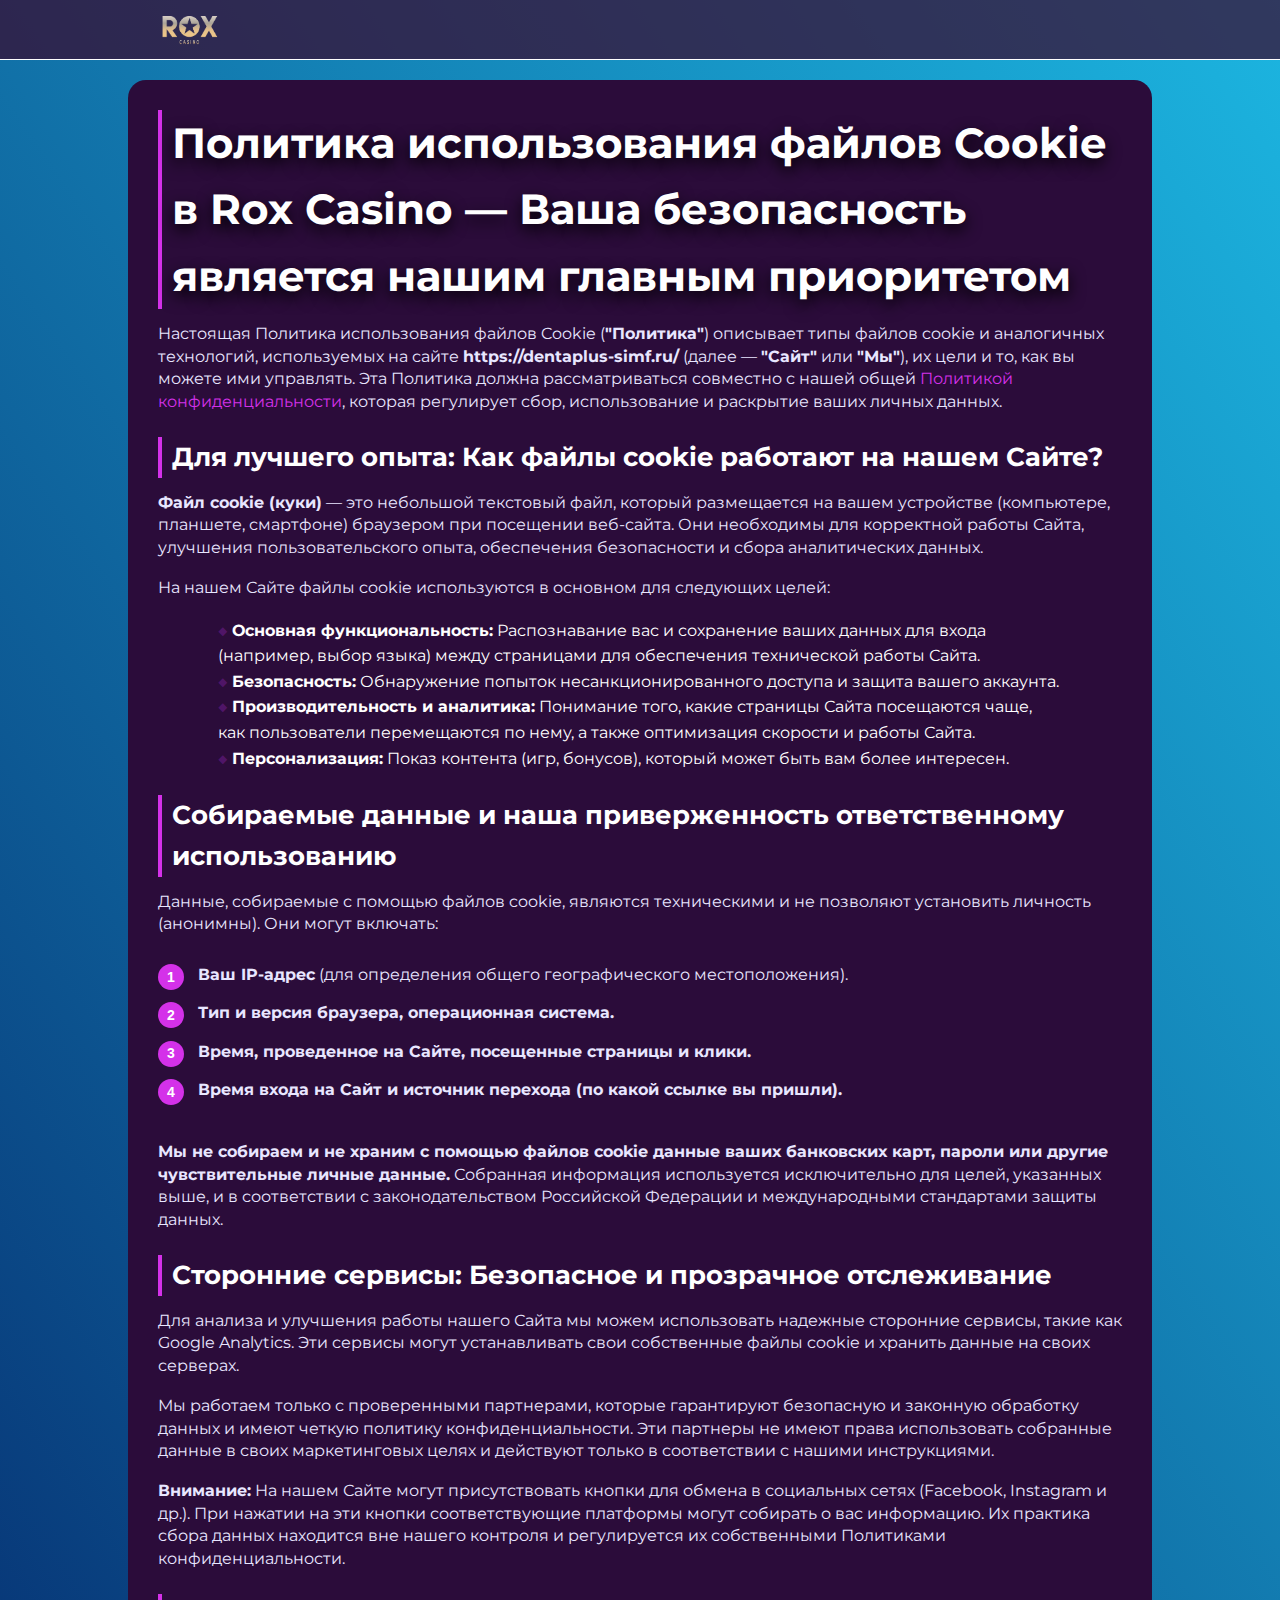
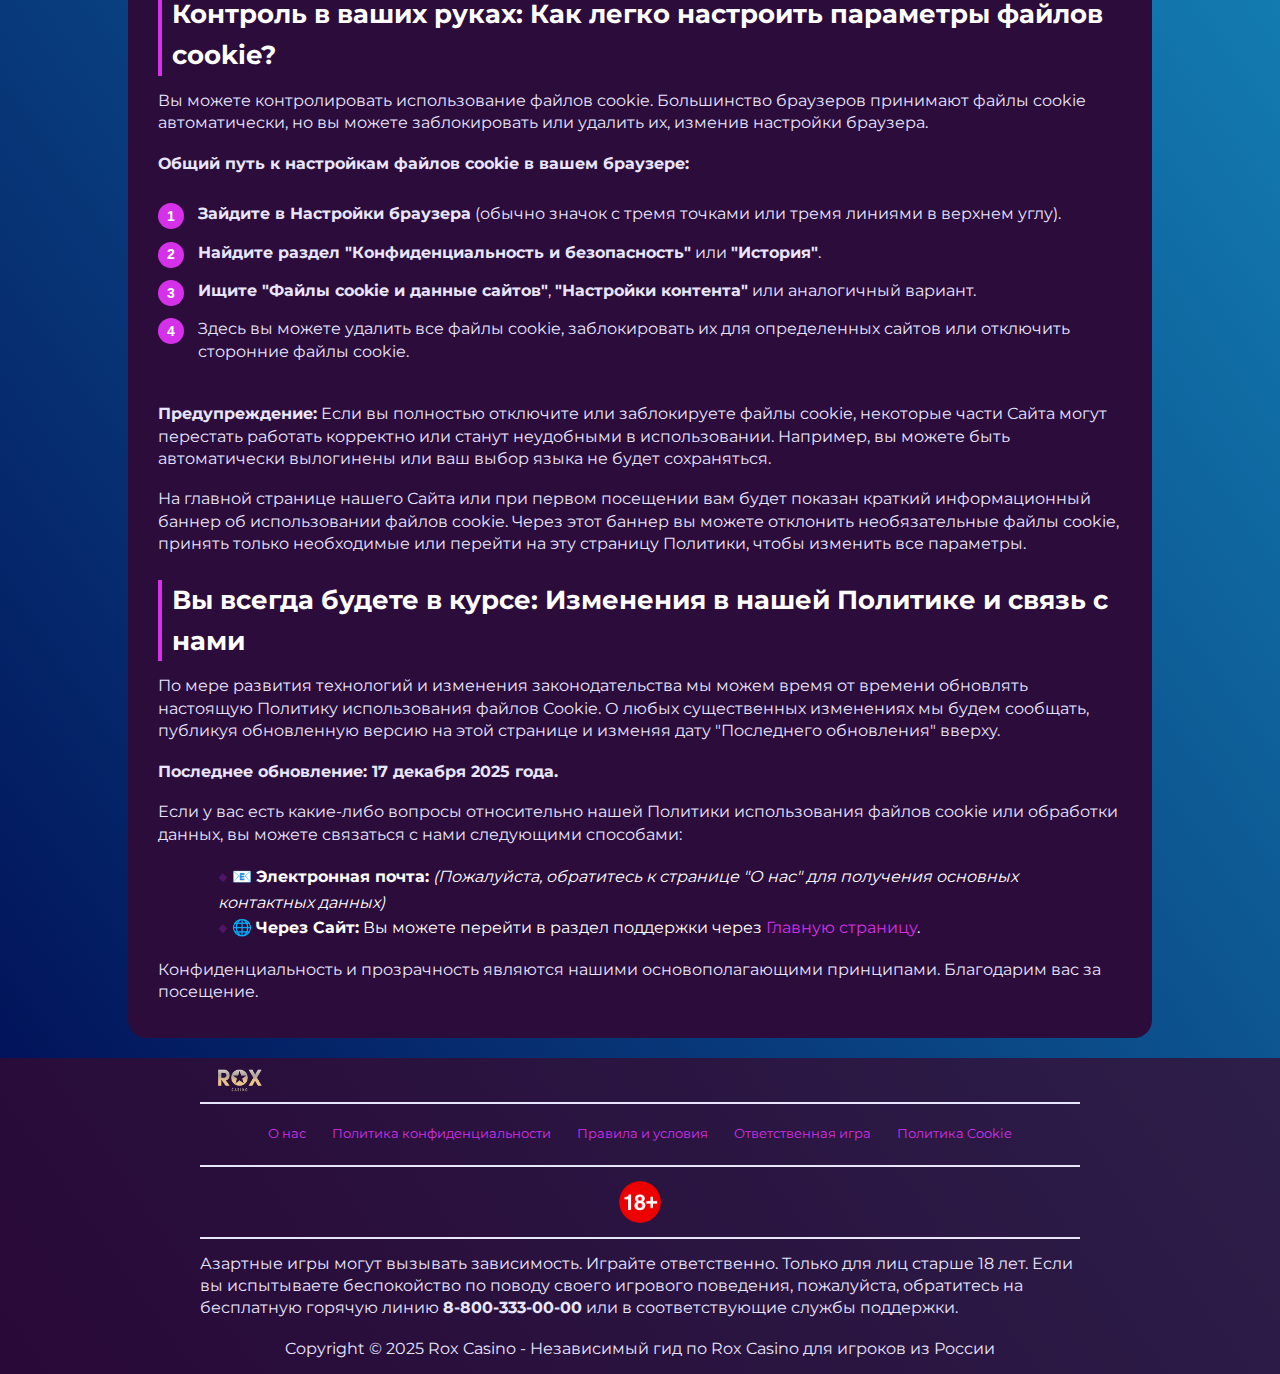
<file: cookie-policy/index.html>
<!DOCTYPE html>
<html lang="ru">
	<head>
		<meta charset="UTF-8" />
		<meta name="viewport" content="width=device-width, initial-scale=1.0" />
		<link rel="stylesheet" href="/style.css" />
		<link rel="shortcut icon" href="/favicon.ico" type="image/x-icon" />
		<title>Rox Casino Россия – Политика использования файлов Cookie</title>
		<meta
			name="description"
			content="Политика использования файлов Cookie (куки) в Rox Casino. Узнайте, как мы используем файлы cookie для работы сайта, безопасности и улучшения вашего опыта."
		/>
		<meta name="googlebot" content="index,follow,noarchive" />
		<link rel="canonical" href="https://dentaplus-simf.ru/cookie-policy/" />

		<meta property="og:type" content="article" />
		<meta
			property="og:title"
			content="Rox Casino Россия – Политика использования файлов Cookie"
		/>
		<meta
			property="og:description"
			content="Политика использования файлов Cookie в Rox Casino. Защита ваших данных и прозрачность — наши основные принципы."
		/>
		<meta
			property="og:url"
			content="https://dentaplus-simf.ru/cookie-policy/"
		/>
		<meta property="og:site_name" content="Rox Casino Россия" />
		<meta property="og:locale" content="ru_RU" />

		<script type="application/ld+json">
			{
				"@context": "https://schema.org",
				"@type": "WebPage",
				"name": "Rox Casino – Политика использования файлов Cookie",
				"description": "Информация об использовании, целях и управлении файлами cookie на сайте Rox Casino.",
				"url": "https://dentaplus-simf.ru/cookie-policy/",
				"inLanguage": "ru-RU"
			}
		</script>
	</head>
	<body>
		<header>
			<div class="logo-container">
				<a href="/play/">
					<img
						src="/img/logo.webp"
						alt="Логотип Rox Casino Россия"
						width="100"
						height="80"
					/>
				</a>
			</div>
		</header>

		<main class="container-long">
			<h1>
				Политика использования файлов Cookie в Rox Casino — Ваша безопасность
				является нашим главным приоритетом
			</h1>

			<p>
				Настоящая Политика использования файлов Cookie
				(<strong>"Политика"</strong>) описывает типы файлов cookie и аналогичных
				технологий, используемых на сайте
				<strong>https://dentaplus-simf.ru/</strong> (далее —
				<strong>"Сайт"</strong> или <strong>"Мы"</strong>), их цели и то, как вы
				можете ими управлять. Эта Политика должна рассматриваться совместно с
				нашей общей <a href="/privacy-policy/">Политикой конфиденциальности</a>,
				которая регулирует сбор, использование и раскрытие ваших личных данных.
			</p>

			<h2>Для лучшего опыта: Как файлы cookie работают на нашем Сайте?</h2>
			<p>
				<strong>Файл cookie (куки)</strong> — это небольшой текстовый файл,
				который размещается на вашем устройстве (компьютере, планшете,
				смартфоне) браузером при посещении веб-сайта. Они необходимы для
				корректной работы Сайта, улучшения пользовательского опыта, обеспечения
				безопасности и сбора аналитических данных.
			</p>
			<p>
				На нашем Сайте файлы cookie используются в основном для следующих целей:
			</p>
			<ul>
				<li>
					<strong>Основная функциональность:</strong> Распознавание вас и
					сохранение ваших данных для входа (например, выбор языка) между
					страницами для обеспечения технической работы Сайта.
				</li>
				<li>
					<strong>Безопасность:</strong> Обнаружение попыток
					несанкционированного доступа и защита вашего аккаунта.
				</li>
				<li>
					<strong>Производительность и аналитика:</strong> Понимание того, какие
					страницы Сайта посещаются чаще, как пользователи перемещаются по нему,
					а также оптимизация скорости и работы Сайта.
				</li>
				<li>
					<strong>Персонализация:</strong> Показ контента (игр, бонусов),
					который может быть вам более интересен.
				</li>
			</ul>

			<h2>
				Собираемые данные и наша приверженность ответственному использованию
			</h2>
			<p>
				Данные, собираемые с помощью файлов cookie, являются техническими и не
				позволяют установить личность (анонимны). Они могут включать:
			</p>
			<ol class="pink-circle-list">
				<li>
					<p>
						<strong>Ваш IP-адрес</strong> (для определения общего
						географического местоположения).
					</p>
				</li>
				<li>
					<p><strong>Тип и версия браузера, операционная система.</strong></p>
				</li>
				<li>
					<p>
						<strong
							>Время, проведенное на Сайте, посещенные страницы и клики.</strong
						>
					</p>
				</li>
				<li>
					<p>
						<strong
							>Время входа на Сайт и источник перехода (по какой ссылке вы
							пришли).</strong
						>
					</p>
				</li>
			</ol>
			<p>
				<strong
					>Мы не собираем и не храним с помощью файлов cookie данные ваших
					банковских карт, пароли или другие чувствительные личные
					данные.</strong
				>
				Собранная информация используется исключительно для целей, указанных
				выше, и в соответствии с законодательством Российской Федерации и
				международными стандартами защиты данных.
			</p>

			<h2>Сторонние сервисы: Безопасное и прозрачное отслеживание</h2>
			<p>
				Для анализа и улучшения работы нашего Сайта мы можем использовать
				надежные сторонние сервисы, такие как Google Analytics. Эти сервисы
				могут устанавливать свои собственные файлы cookie и хранить данные на
				своих серверах.
			</p>
			<p>
				Мы работаем только с проверенными партнерами, которые гарантируют
				безопасную и законную обработку данных и имеют четкую политику
				конфиденциальности. Эти партнеры не имеют права использовать собранные
				данные в своих маркетинговых целях и действуют только в соответствии с
				нашими инструкциями.
			</p>
			<p>
				<strong>Внимание:</strong> На нашем Сайте могут присутствовать кнопки
				для обмена в социальных сетях (Facebook, Instagram и др.). При нажатии
				на эти кнопки соответствующие платформы могут собирать о вас информацию.
				Их практика сбора данных находится вне нашего контроля и регулируется их
				собственными Политиками конфиденциальности.
			</p>

			<h2>
				Контроль в ваших руках: Как легко настроить параметры файлов cookie?
			</h2>
			<p>
				Вы можете контролировать использование файлов cookie. Большинство
				браузеров принимают файлы cookie автоматически, но вы можете
				заблокировать или удалить их, изменив настройки браузера.
			</p>
			<p>
				<strong>Общий путь к настройкам файлов cookie в вашем браузере:</strong>
			</p>
			<ol class="pink-circle-list">
				<li>
					<p>
						<strong>Зайдите в Настройки браузера</strong> (обычно значок с тремя
						точками или тремя линиями в верхнем углу).
					</p>
				</li>
				<li>
					<p>
						<strong>Найдите раздел "Конфиденциальность и безопасность"</strong>
						или <strong>"История"</strong>.
					</p>
				</li>
				<li>
					<p>
						<strong>Ищите "Файлы cookie и данные сайтов"</strong>,
						<strong>"Настройки контента"</strong> или аналогичный вариант.
					</p>
				</li>
				<li>
					<p>
						Здесь вы можете удалить все файлы cookie, заблокировать их для
						определенных сайтов или отключить сторонние файлы cookie.
					</p>
				</li>
			</ol>
			<p>
				<strong>Предупреждение:</strong> Если вы полностью отключите или
				заблокируете файлы cookie, некоторые части Сайта могут перестать
				работать корректно или станут неудобными в использовании. Например, вы
				можете быть автоматически вылогинены или ваш выбор языка не будет
				сохраняться.
			</p>
			<p>
				На главной странице нашего Сайта или при первом посещении вам будет
				показан краткий информационный баннер об использовании файлов cookie.
				Через этот баннер вы можете отклонить необязательные файлы cookie,
				принять только необходимые или перейти на эту страницу Политики, чтобы
				изменить все параметры.
			</p>

			<h2>
				Вы всегда будете в курсе: Изменения в нашей Политике и связь с нами
			</h2>
			<p>
				По мере развития технологий и изменения законодательства мы можем время
				от времени обновлять настоящую Политику использования файлов Cookie. О
				любых существенных изменениях мы будем сообщать, публикуя обновленную
				версию на этой странице и изменяя дату "Последнего обновления" вверху.
			</p>
			<p><strong>Последнее обновление: 17 декабря 2025 года.</strong></p>
			<p>
				Если у вас есть какие-либо вопросы относительно нашей Политики
				использования файлов cookie или обработки данных, вы можете связаться с
				нами следующими способами:
			</p>
			<ul>
				<li>
					📧 <strong>Электронная почта:</strong>
					<em
						>(Пожалуйста, обратитесь к странице "О нас" для получения основных
						контактных данных)</em
					>
				</li>
				<li>
					🌐 <strong>Через Сайт:</strong> Вы можете перейти в раздел поддержки
					через <a href="/play/">Главную страницу</a>.
				</li>
			</ul>
			<p>
				Конфиденциальность и прозрачность являются нашими основополагающими
				принципами. Благодарим вас за посещение.
			</p>
		</main>

		<footer>
			<a href="/play/">
				<img
					src="/img/logo.webp"
					alt="Rox Casino Россия"
					width="80"
					height="80"
				/>
			</a>
			<hr class="faq-hr" />
			<div class="flex-wrapper">
				<a href="/about-us/">О нас</a>
				<a href="/privacy-policy/">Политика конфиденциальности</a>
				<a href="/terms-and-conditions/">Правила и условия</a>
				<a href="/responsible-gambling/">Ответственная игра</a>
				<a href="/cookie-policy/">Политика Cookie</a>
			</div>
			<hr class="faq-hr" />
			<img src="/img/18-icon.webp" alt="18+ Иконка" width="50" height="50" />
			<hr class="faq-hr" />
			<p>
				Азартные игры могут вызывать зависимость. Играйте ответственно. Только
				для лиц старше 18 лет. Если вы испытываете беспокойство по поводу своего
				игрового поведения, пожалуйста, обратитесь на бесплатную горячую линию
				<strong>8-800-333-00-00</strong> или в соответствующие службы поддержки.
			</p>
			<p>
				Copyright © 2025 Rox Casino - Независимый гид по Rox Casino для игроков
				из России
			</p>
		</footer>
	</body>
</html>
</file>
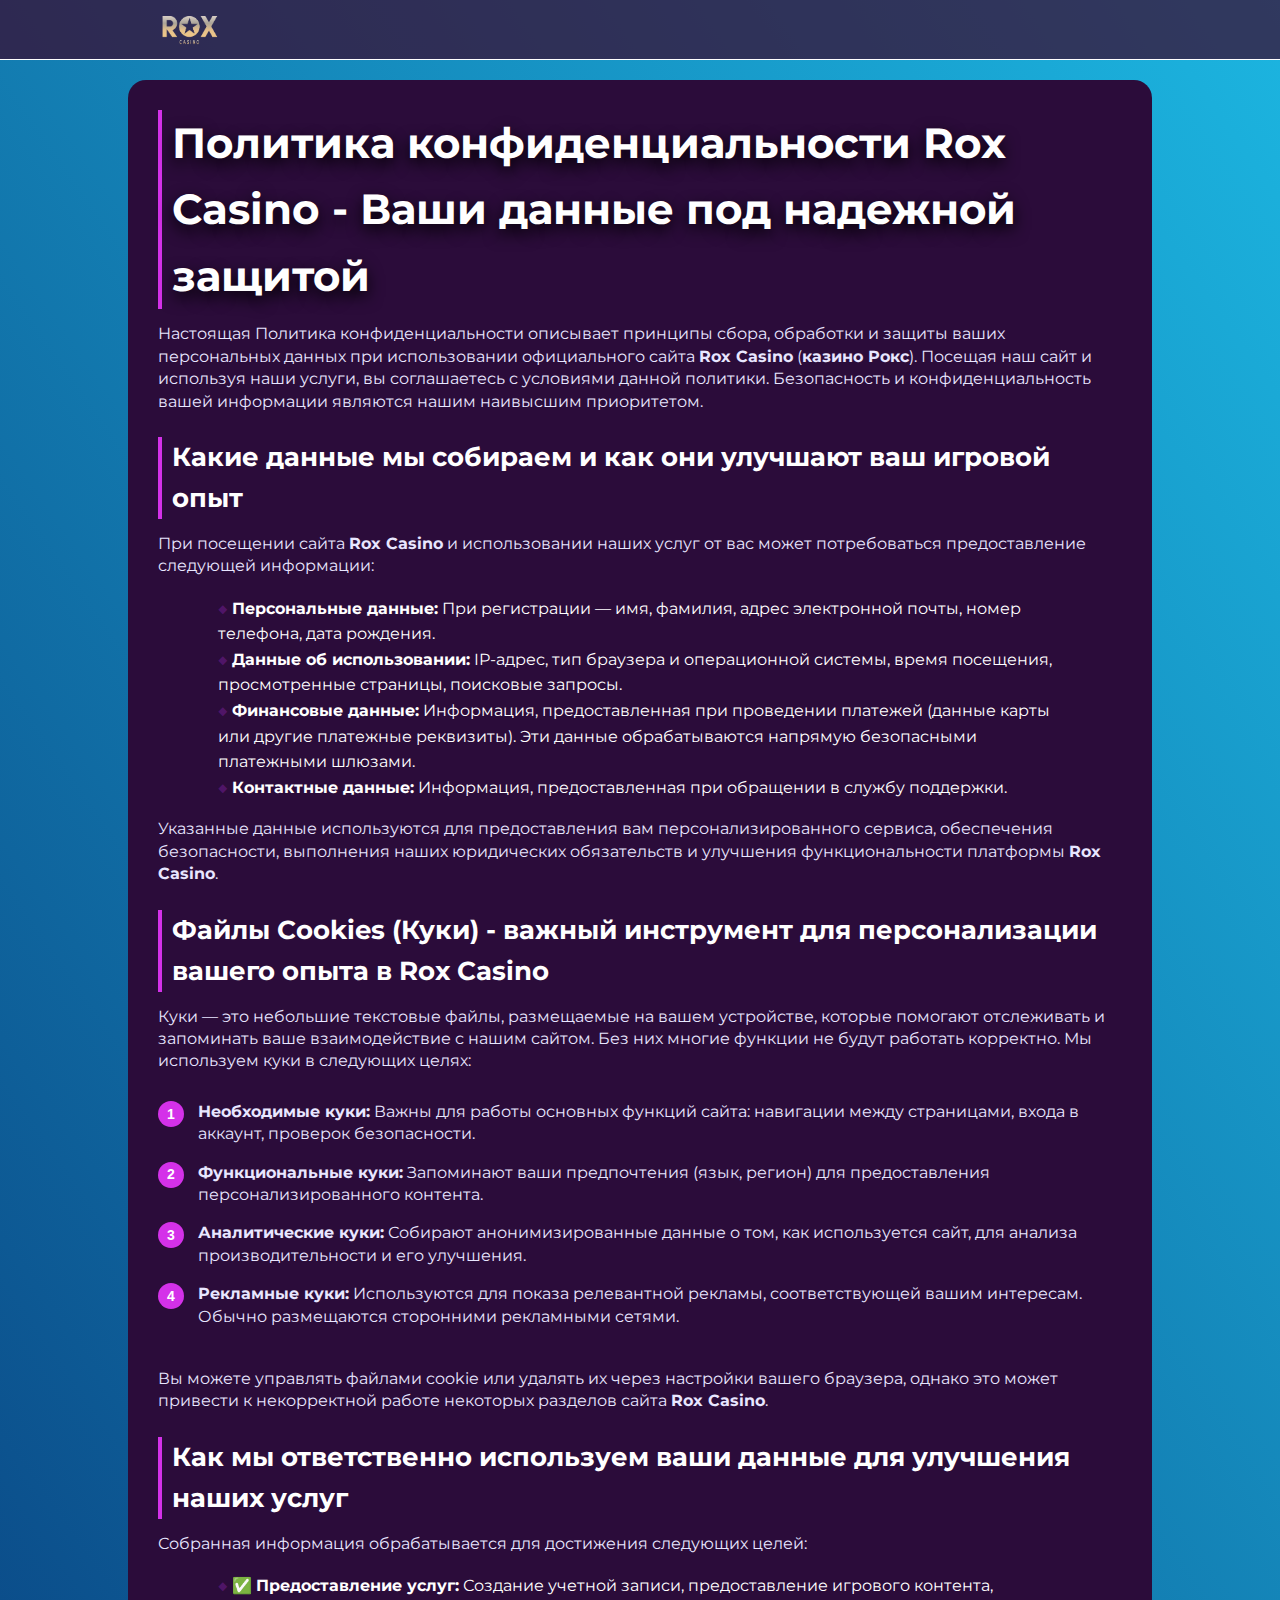
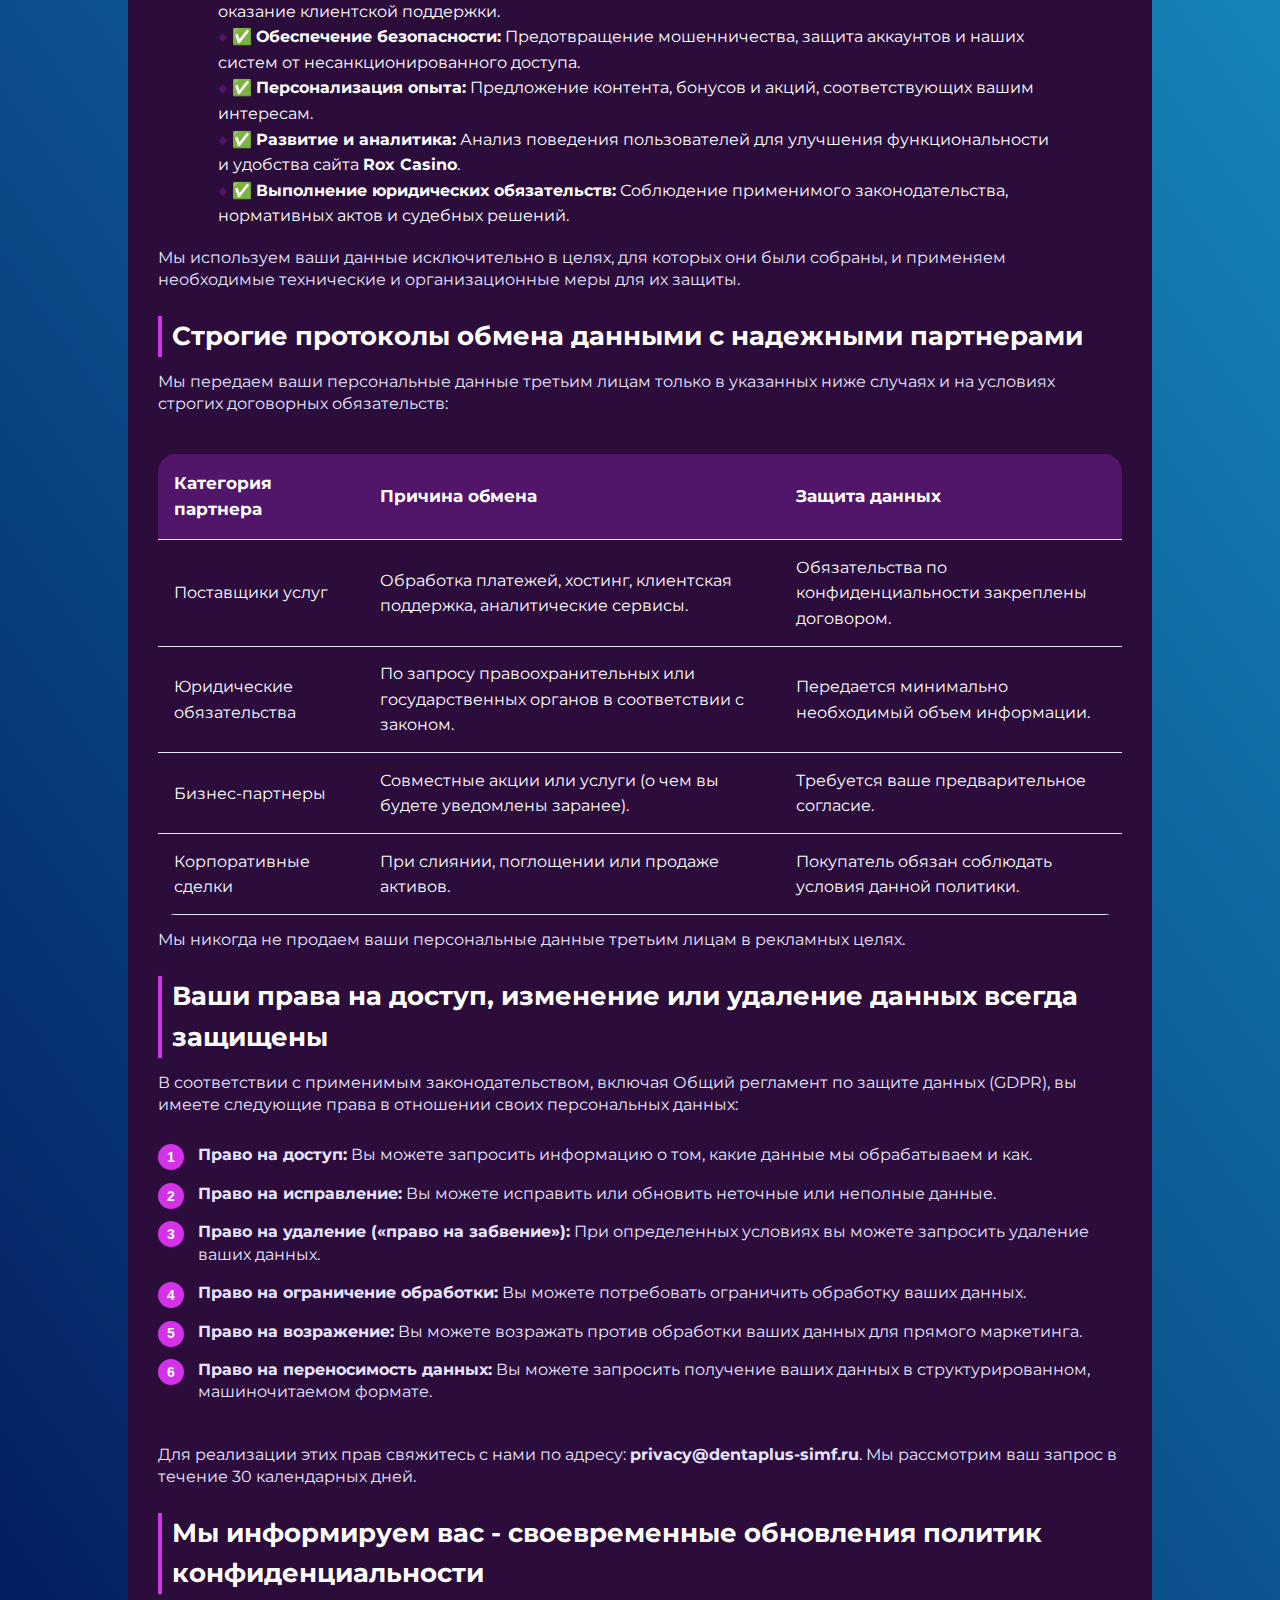
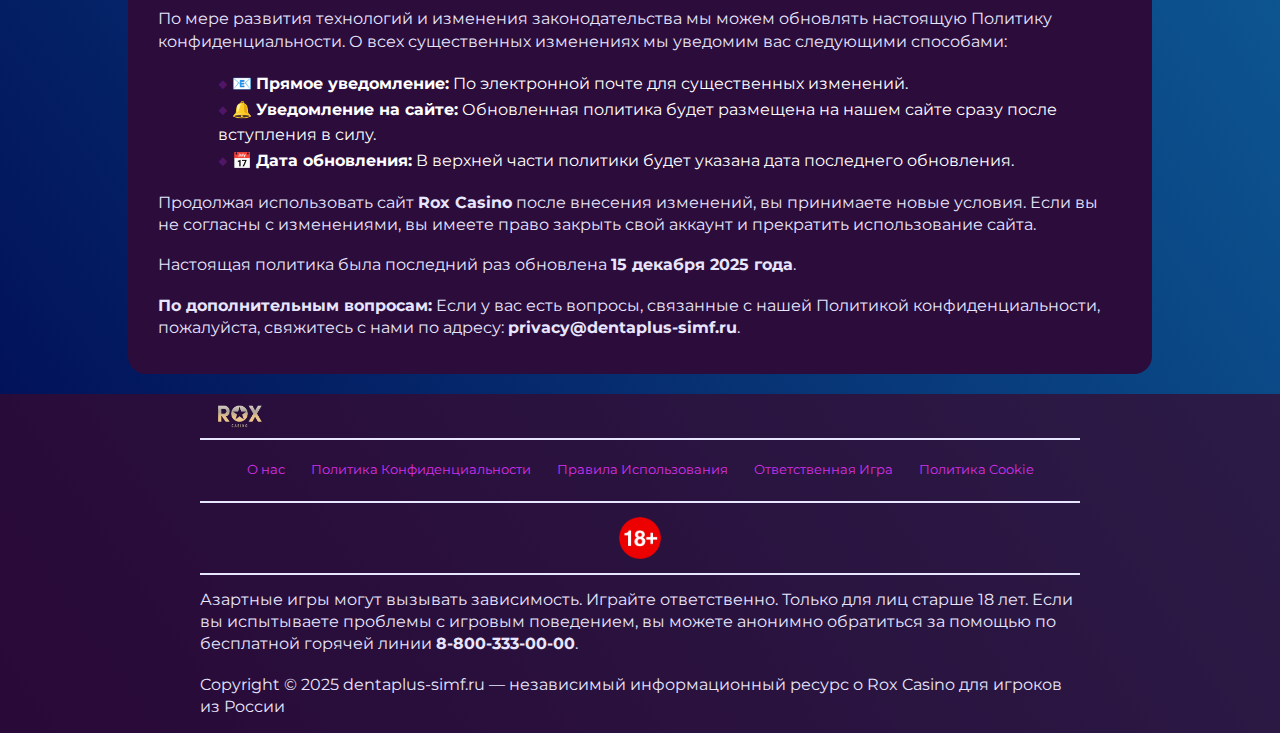
<file: privacy-policy/index.html>
<!DOCTYPE html>
<html lang="ru">
	<head>
		<meta charset="UTF-8" />
		<meta name="viewport" content="width=device-width, initial-scale=1.0" />
		<link rel="stylesheet" href="/style.css" />
		<link rel="shortcut icon" href="/favicon.ico" type="image/x-icon" />
		<title>Rox Casino - Политика конфиденциальности</title>
		<meta
			name="description"
			content="Политика конфиденциальности Rox Casino. Узнайте, как мы собираем, защищаем и используем ваши данные на сайте казино Rox в России."
		/>
		<meta name="googlebot" content="index,follow,noarchive" />

		<link rel="canonical" href="https://dentaplus-simf.ru/privacy-policy/" />

		<meta property="og:type" content="website" />
		<meta
			property="og:title"
			content="Rox Casino - Политика конфиденциальности"
		/>
		<meta
			property="og:description"
			content="Политика конфиденциальности Rox Casino. Узнайте, как мы собираем, защищаем и используем ваши данные на сайте казино Rox в России."
		/>
		<meta
			property="og:url"
			content="https://dentaplus-simf.ru/privacy-policy/"
		/>
		<meta property="og:site_name" content="Rox Casino Россия" />
		<meta property="og:locale" content="ru_RU" />

		<meta name="twitter:card" content="summary" />
		<meta
			name="twitter:title"
			content="Rox Casino - Политика конфиденциальности"
		/>
		<meta
			name="twitter:description"
			content="Политика конфиденциальности Rox Casino. Узнайте, как мы собираем, защищаем и используем ваши данные на сайте казино Rox в России."
		/>
	</head>
	<body>
		<header>
			<div class="logo-container">
				<a href="/play/">
					<img
						src="/img/logo.webp"
						alt="Логотип Rox Casino для России"
						width="100"
						height="80"
					/>
				</a>
			</div>
		</header>

		<main>
			<div class="container-long">
				<h1>
					Политика конфиденциальности Rox Casino - Ваши данные под надежной
					защитой
				</h1>
				<p>
					Настоящая Политика конфиденциальности описывает принципы сбора,
					обработки и защиты ваших персональных данных при использовании
					официального сайта <strong>Rox Casino</strong> (<strong
						>казино Рокс</strong
					>). Посещая наш сайт и используя наши услуги, вы соглашаетесь с
					условиями данной политики. Безопасность и конфиденциальность вашей
					информации являются нашим наивысшим приоритетом.
				</p>

				<h2>Какие данные мы собираем и как они улучшают ваш игровой опыт</h2>
				<p>
					При посещении сайта <strong>Rox Casino</strong> и использовании наших
					услуг от вас может потребоваться предоставление следующей информации:
				</p>
				<ul>
					<li>
						<strong>Персональные данные:</strong> При регистрации — имя,
						фамилия, адрес электронной почты, номер телефона, дата рождения.
					</li>
					<li>
						<strong>Данные об использовании:</strong> IP-адрес, тип браузера и
						операционной системы, время посещения, просмотренные страницы,
						поисковые запросы.
					</li>
					<li>
						<strong>Финансовые данные:</strong> Информация, предоставленная при
						проведении платежей (данные карты или другие платежные реквизиты).
						Эти данные обрабатываются напрямую безопасными платежными шлюзами.
					</li>
					<li>
						<strong>Контактные данные:</strong> Информация, предоставленная при
						обращении в службу поддержки.
					</li>
				</ul>
				<p>
					Указанные данные используются для предоставления вам
					персонализированного сервиса, обеспечения безопасности, выполнения
					наших юридических обязательств и улучшения функциональности платформы
					<strong>Rox Casino</strong>.
				</p>

				<h2>
					Файлы Cookies (Куки) - важный инструмент для персонализации вашего
					опыта в Rox Casino
				</h2>
				<p>
					Куки — это небольшие текстовые файлы, размещаемые на вашем устройстве,
					которые помогают отслеживать и запоминать ваше взаимодействие с нашим
					сайтом. Без них многие функции не будут работать корректно. Мы
					используем куки в следующих целях:
				</p>
				<ol class="pink-circle-list">
					<li>
						<p>
							<strong>Необходимые куки:</strong> Важны для работы основных
							функций сайта: навигации между страницами, входа в аккаунт,
							проверок безопасности.
						</p>
					</li>
					<li>
						<p>
							<strong>Функциональные куки:</strong> Запоминают ваши предпочтения
							(язык, регион) для предоставления персонализированного контента.
						</p>
					</li>
					<li>
						<p>
							<strong>Аналитические куки:</strong> Собирают анонимизированные
							данные о том, как используется сайт, для анализа
							производительности и его улучшения.
						</p>
					</li>
					<li>
						<p>
							<strong>Рекламные куки:</strong> Используются для показа
							релевантной рекламы, соответствующей вашим интересам. Обычно
							размещаются сторонними рекламными сетями.
						</p>
					</li>
				</ol>
				<p>
					Вы можете управлять файлами cookie или удалять их через настройки
					вашего браузера, однако это может привести к некорректной работе
					некоторых разделов сайта <strong>Rox Casino</strong>.
				</p>

				<h2>
					Как мы ответственно используем ваши данные для улучшения наших услуг
				</h2>
				<p>
					Собранная информация обрабатывается для достижения следующих целей:
				</p>
				<ul>
					<li>
						✅ <strong>Предоставление услуг:</strong> Создание учетной записи,
						предоставление игрового контента, оказание клиентской поддержки.
					</li>
					<li>
						✅ <strong>Обеспечение безопасности:</strong> Предотвращение
						мошенничества, защита аккаунтов и наших систем от
						несанкционированного доступа.
					</li>
					<li>
						✅ <strong>Персонализация опыта:</strong> Предложение контента,
						бонусов и акций, соответствующих вашим интересам.
					</li>
					<li>
						✅ <strong>Развитие и аналитика:</strong> Анализ поведения
						пользователей для улучшения функциональности и удобства сайта
						<strong>Rox Casino</strong>.
					</li>
					<li>
						✅ <strong>Выполнение юридических обязательств:</strong> Соблюдение
						применимого законодательства, нормативных актов и судебных решений.
					</li>
				</ul>
				<p>
					Мы используем ваши данные исключительно в целях, для которых они были
					собраны, и применяем необходимые технические и организационные меры
					для их защиты.
				</p>

				<h2>Строгие протоколы обмена данными с надежными партнерами</h2>
				<p>
					Мы передаем ваши персональные данные третьим лицам только в указанных
					ниже случаях и на условиях строгих договорных обязательств:
				</p>
				<div class="table-wrapper">
					<table>
						<tr>
							<th>Категория партнера</th>
							<th>Причина обмена</th>
							<th>Защита данных</th>
						</tr>
						<tr>
							<td>Поставщики услуг</td>
							<td>
								Обработка платежей, хостинг, клиентская поддержка, аналитические
								сервисы.
							</td>
							<td>Обязательства по конфиденциальности закреплены договором.</td>
						</tr>
						<tr>
							<td>Юридические обязательства</td>
							<td>
								По запросу правоохранительных или государственных органов в
								соответствии с законом.
							</td>
							<td>Передается минимально необходимый объем информации.</td>
						</tr>
						<tr>
							<td>Бизнес-партнеры</td>
							<td>
								Совместные акции или услуги (о чем вы будете уведомлены
								заранее).
							</td>
							<td>Требуется ваше предварительное согласие.</td>
						</tr>
						<tr>
							<td>Корпоративные сделки</td>
							<td>При слиянии, поглощении или продаже активов.</td>
							<td>Покупатель обязан соблюдать условия данной политики.</td>
						</tr>
					</table>
				</div>
				<p>
					Мы никогда не продаем ваши персональные данные третьим лицам в
					рекламных целях.
				</p>

				<h2>
					Ваши права на доступ, изменение или удаление данных всегда защищены
				</h2>
				<p>
					В соответствии с применимым законодательством, включая Общий регламент
					по защите данных (GDPR), вы имеете следующие права в отношении своих
					персональных данных:
				</p>
				<ol class="pink-circle-list">
					<li>
						<p>
							<strong>Право на доступ:</strong> Вы можете запросить информацию о
							том, какие данные мы обрабатываем и как.
						</p>
					</li>
					<li>
						<p>
							<strong>Право на исправление:</strong> Вы можете исправить или
							обновить неточные или неполные данные.
						</p>
					</li>
					<li>
						<p>
							<strong>Право на удаление («право на забвение»):</strong> При
							определенных условиях вы можете запросить удаление ваших данных.
						</p>
					</li>
					<li>
						<p>
							<strong>Право на ограничение обработки:</strong> Вы можете
							потребовать ограничить обработку ваших данных.
						</p>
					</li>
					<li>
						<p>
							<strong>Право на возражение:</strong> Вы можете возражать против
							обработки ваших данных для прямого маркетинга.
						</p>
					</li>
					<li>
						<p>
							<strong>Право на переносимость данных:</strong> Вы можете
							запросить получение ваших данных в структурированном,
							машиночитаемом формате.
						</p>
					</li>
				</ol>
				<p>
					Для реализации этих прав свяжитесь с нами по адресу:
					<strong>privacy@dentaplus-simf.ru</strong>. Мы рассмотрим ваш запрос в
					течение 30 календарных дней.
				</p>

				<h2>
					Мы информируем вас - своевременные обновления политик
					конфиденциальности
				</h2>
				<p>
					По мере развития технологий и изменения законодательства мы можем
					обновлять настоящую Политику конфиденциальности. О всех существенных
					изменениях мы уведомим вас следующими способами:
				</p>
				<ul>
					<li>
						📧 <strong>Прямое уведомление:</strong> По электронной почте для
						существенных изменений.
					</li>
					<li>
						🔔 <strong>Уведомление на сайте:</strong> Обновленная политика будет
						размещена на нашем сайте сразу после вступления в силу.
					</li>
					<li>
						📅 <strong>Дата обновления:</strong> В верхней части политики будет
						указана дата последнего обновления.
					</li>
				</ul>
				<p>
					Продолжая использовать сайт <strong>Rox Casino</strong> после внесения
					изменений, вы принимаете новые условия. Если вы не согласны с
					изменениями, вы имеете право закрыть свой аккаунт и прекратить
					использование сайта.
				</p>
				<p>
					Настоящая политика была последний раз обновлена
					<strong>15 декабря 2025 года</strong>.
				</p>

				<p>
					<strong>По дополнительным вопросам:</strong> Если у вас есть вопросы,
					связанные с нашей Политикой конфиденциальности, пожалуйста, свяжитесь
					с нами по адресу: <strong>privacy@dentaplus-simf.ru</strong>.
				</p>
			</div>
		</main>
		<footer>
			<a href="/play/">
				<img
					src="/img/logo.webp"
					alt="Rox Casino для России"
					width="80"
					height="80"
				/>
			</a>
			<hr class="faq-hr" />
			<div class="flex-wrapper">
				<a href="/about-us/">О нас</a>
				<a href="/privacy-policy/">Политика Конфиденциальности</a>
				<a href="/terms-and-conditions/">Правила Использования</a>
				<a href="/responsible-gambling/">Ответственная Игра</a>
				<a href="/cookie-policy/">Политика Cookie</a>
			</div>
			<hr class="faq-hr" />
			<img src="/img/18-icon.webp" alt="18+ Иконка" width="50" height="50" />
			<hr class="faq-hr" />
			<p>
				Азартные игры могут вызывать зависимость. Играйте ответственно. Только
				для лиц старше 18 лет. Если вы испытываете проблемы с игровым
				поведением, вы можете анонимно обратиться за помощью по бесплатной
				горячей линии <strong>8-800-333-00-00</strong>.
			</p>
			<p>
				Copyright © 2025 dentaplus-simf.ru — независимый информационный ресурс о
				Rox Casino для игроков из России
			</p>
		</footer>
	</body>
</html>
</file>
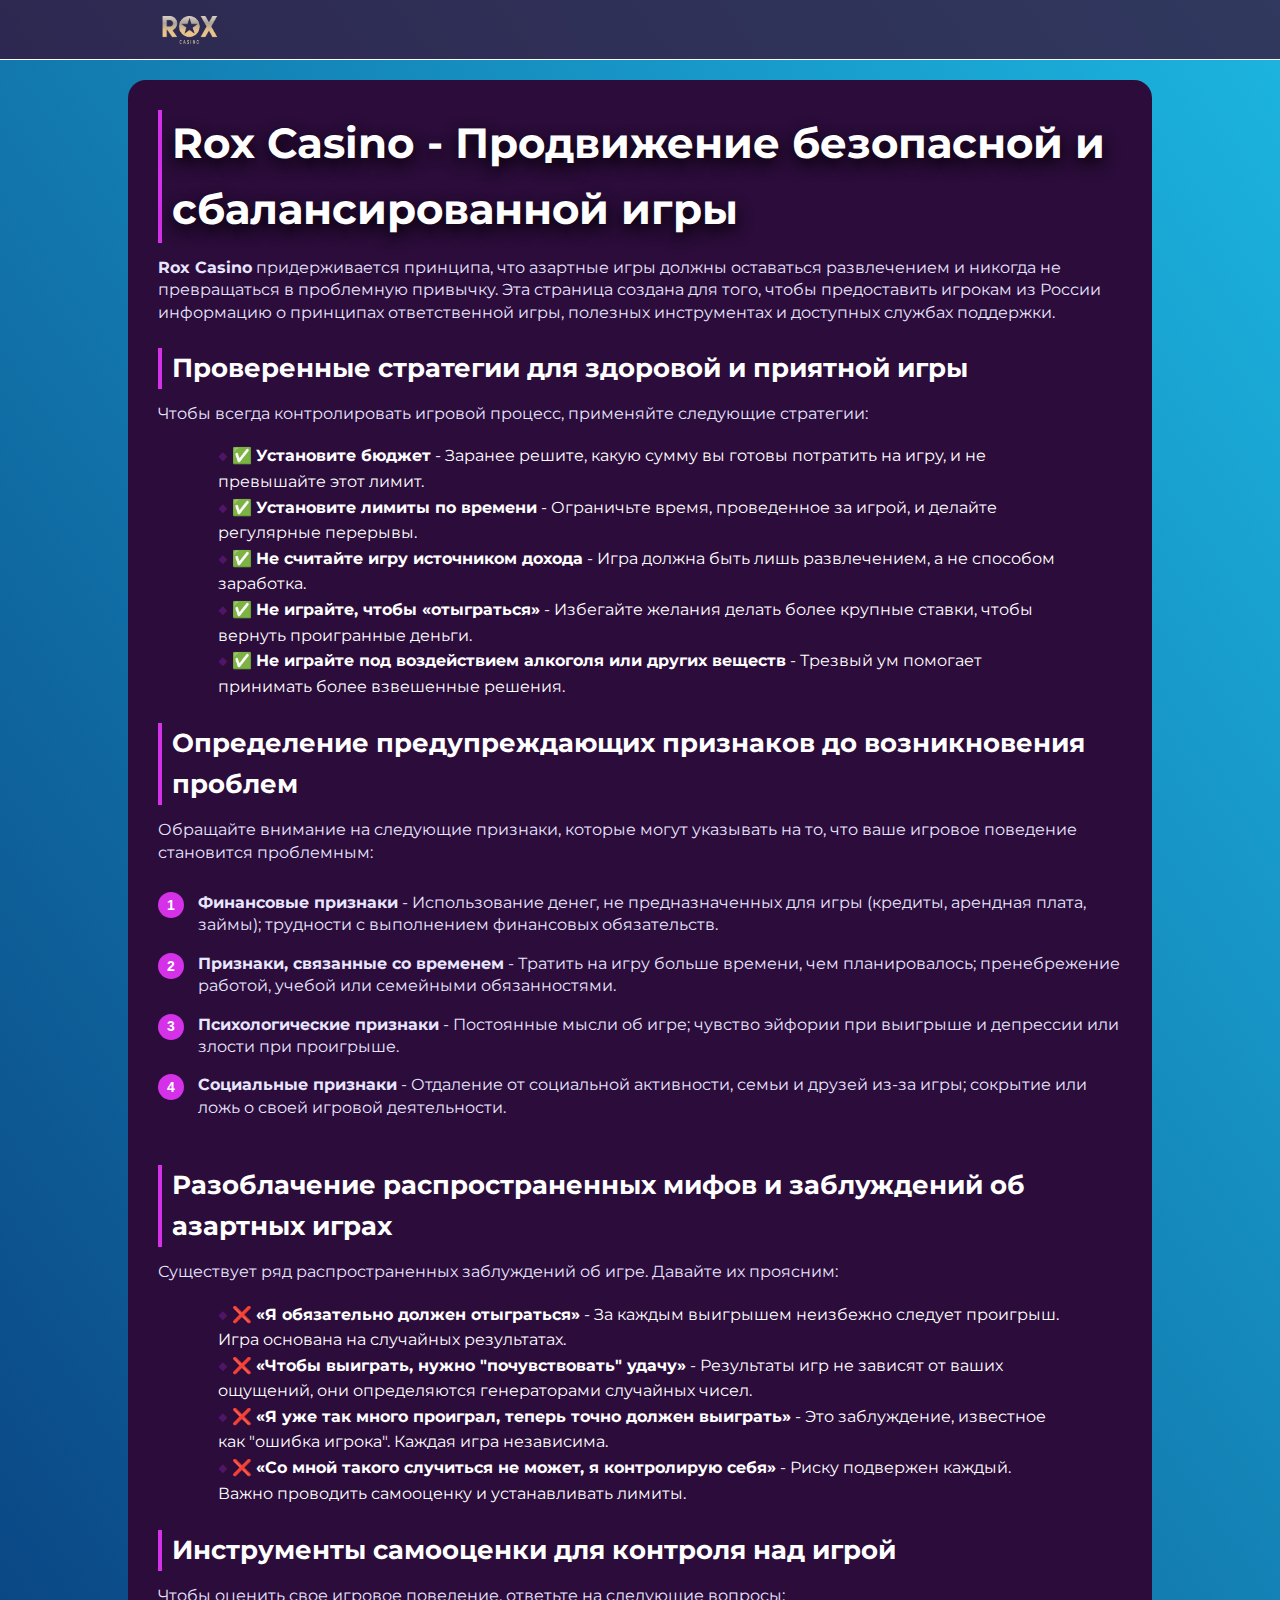
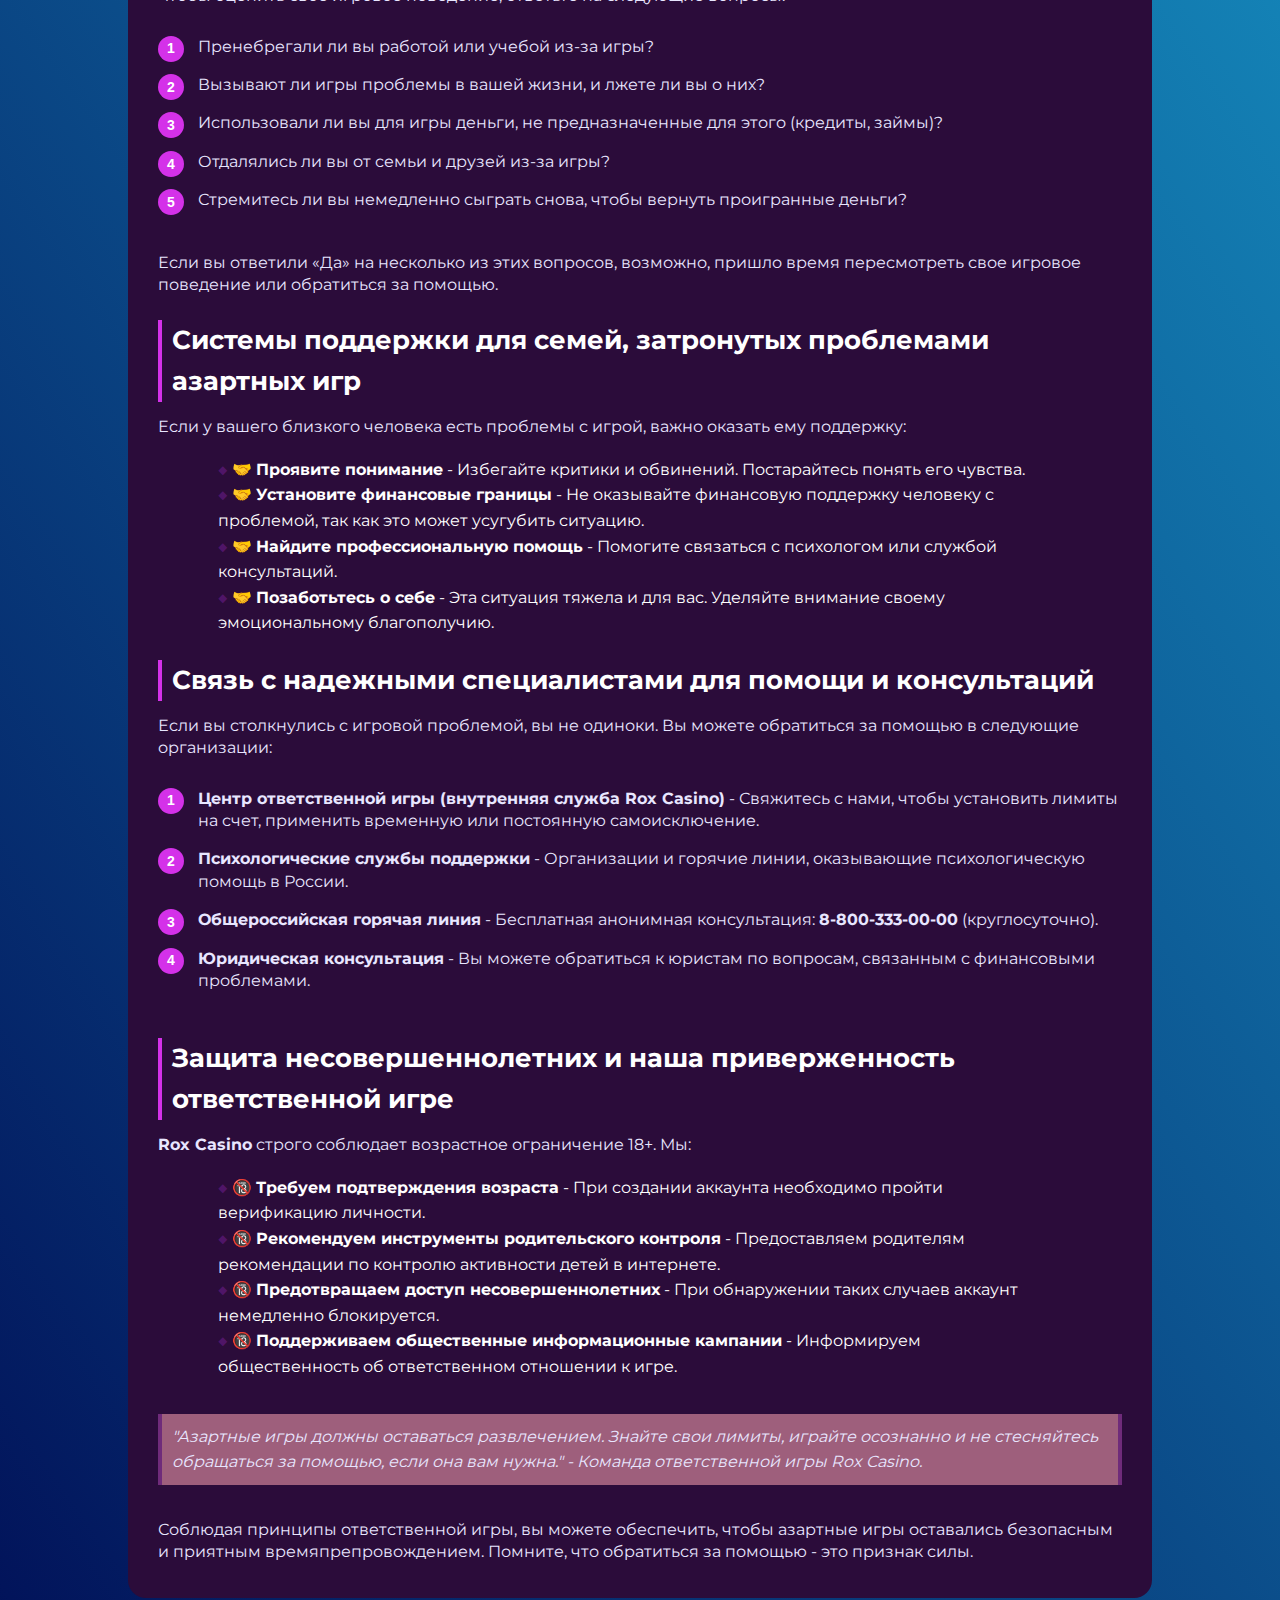
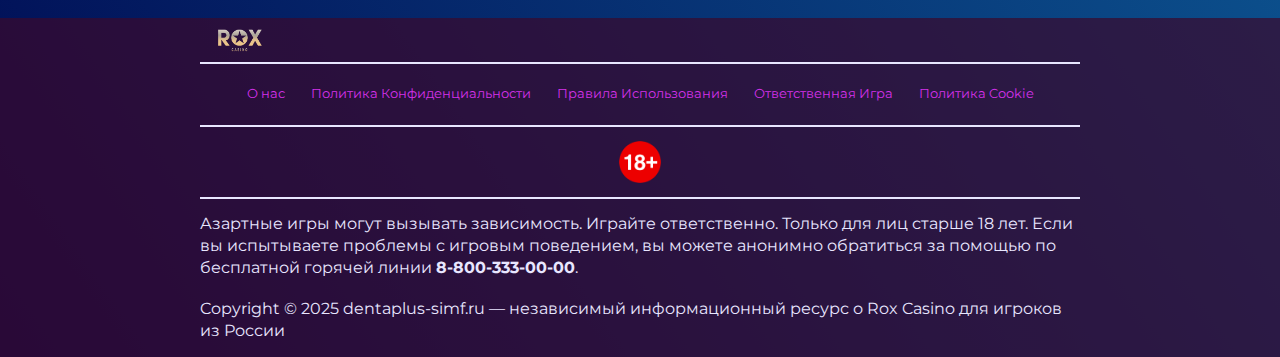
<file: responsible-gambling/index.html>
<!DOCTYPE html>
<html lang="ru">
	<head>
		<meta charset="UTF-8" />
		<meta name="viewport" content="width=device-width, initial-scale=1.0" />
		<link rel="stylesheet" href="/style.css" />
		<link rel="shortcut icon" href="/favicon.ico" type="image/x-icon" />
		<title>Ответственная игра - Rox Casino Россия</title>
		<meta
			name="description"
			content="Rox Casino содействует ответственной игре. Узнайте о признаках рискованного поведения, используйте инструменты самоконтроля и найдите профессиональную помощь."
		/>
		<link
			rel="canonical"
			href="https://dentaplus-simf.ru/responsible-gambling/"
		/>

		<meta property="og:type" content="website" />
		<meta
			property="og:title"
			content="Ответственная игра - Rox Casino Россия"
		/>
		<meta
			property="og:description"
			content="Rox Casino содействует ответственной игре. Узнайте о признаках рискованного поведения, используйте инструменты самоконтроля и найдите профессиональную помощь."
		/>
		<meta
			property="og:url"
			content="https://dentaplus-simf.ru/responsible-gambling/"
		/>
		<meta property="og:site_name" content="Rox Casino Россия" />
		<meta property="og:locale" content="ru_RU" />

		<meta name="twitter:card" content="summary" />
		<meta
			name="twitter:title"
			content="Ответственная игра - Rox Casino Россия"
		/>
		<meta
			name="twitter:description"
			content="Rox Casino содействует ответственной игре. Узнайте о признаках рискованного поведения, используйте инструменты самоконтроля и найдите профессиональную помощь."
		/>

		<script type="application/ld+json">
			{
				"@context": "https://schema.org",
				"@type": "WebPage",
				"headline": "Ответственная игра - Rox Casino Россия",
				"description": "Rox Casino содействует ответственной игре. Узнайте о признаках рискованного поведения, используйте инструменты самоконтроля и найдите профессиональную помощь.",
				"mainEntityOfPage": {
					"@type": "WebPage",
					"@id": "https://dentaplus-simf.ru/responsible-gambling/"
				},
				"author": {
					"@type": "Organization",
					"name": "Rox Casino Россия"
				},
				"publisher": {
					"@type": "Organization",
					"name": "Rox Casino Россия"
				},
				"datePublished": "2025-12-15",
				"dateModified": "2025-12-15",
				"inLanguage": "ru-RU"
			}
		</script>
	</head>
	<body>
		<header>
			<div class="logo-container">
				<a href="/play/">
					<img
						src="/img/logo.webp"
						alt="Логотип Rox Casino для России"
						width="100"
						height="80"
					/>
				</a>
			</div>
		</header>

		<main>
			<div class="container-long">
				<h1>Rox Casino - Продвижение безопасной и сбалансированной игры</h1>

				<p>
					<strong>Rox Casino</strong> придерживается принципа, что азартные игры
					должны оставаться развлечением и никогда не превращаться в проблемную
					привычку. Эта страница создана для того, чтобы предоставить игрокам из
					России информацию о принципах ответственной игры, полезных
					инструментах и доступных службах поддержки.
				</p>

				<h2>Проверенные стратегии для здоровой и приятной игры</h2>
				<p>
					Чтобы всегда контролировать игровой процесс, применяйте следующие
					стратегии:
				</p>
				<ul>
					<li>
						✅ <strong>Установите бюджет</strong> - Заранее решите, какую сумму
						вы готовы потратить на игру, и не превышайте этот лимит.
					</li>
					<li>
						✅ <strong>Установите лимиты по времени</strong> - Ограничьте время,
						проведенное за игрой, и делайте регулярные перерывы.
					</li>
					<li>
						✅ <strong>Не считайте игру источником дохода</strong> - Игра должна
						быть лишь развлечением, а не способом заработка.
					</li>
					<li>
						✅ <strong>Не играйте, чтобы «отыграться»</strong> - Избегайте
						желания делать более крупные ставки, чтобы вернуть проигранные
						деньги.
					</li>
					<li>
						✅
						<strong
							>Не играйте под воздействием алкоголя или других веществ</strong
						>
						- Трезвый ум помогает принимать более взвешенные решения.
					</li>
				</ul>

				<h2>Определение предупреждающих признаков до возникновения проблем</h2>
				<p>
					Обращайте внимание на следующие признаки, которые могут указывать на
					то, что ваше игровое поведение становится проблемным:
				</p>
				<ol class="pink-circle-list">
					<li>
						<p>
							<strong>Финансовые признаки</strong> - Использование денег, не
							предназначенных для игры (кредиты, арендная плата, займы);
							трудности с выполнением финансовых обязательств.
						</p>
					</li>
					<li>
						<p>
							<strong>Признаки, связанные со временем</strong> - Тратить на игру
							больше времени, чем планировалось; пренебрежение работой, учебой
							или семейными обязанностями.
						</p>
					</li>
					<li>
						<p>
							<strong>Психологические признаки</strong> - Постоянные мысли об
							игре; чувство эйфории при выигрыше и депрессии или злости при
							проигрыше.
						</p>
					</li>
					<li>
						<p>
							<strong>Социальные признаки</strong> - Отдаление от социальной
							активности, семьи и друзей из-за игры; сокрытие или ложь о своей
							игровой деятельности.
						</p>
					</li>
				</ol>

				<h2>
					Разоблачение распространенных мифов и заблуждений об азартных играх
				</h2>
				<p>
					Существует ряд распространенных заблуждений об игре. Давайте их
					проясним:
				</p>
				<ul>
					<li>
						❌ <strong>«Я обязательно должен отыграться»</strong> - За каждым
						выигрышем неизбежно следует проигрыш. Игра основана на случайных
						результатах.
					</li>
					<li>
						❌ <strong>«Чтобы выиграть, нужно "почувствовать" удачу»</strong> -
						Результаты игр не зависят от ваших ощущений, они определяются
						генераторами случайных чисел.
					</li>
					<li>
						❌
						<strong
							>«Я уже так много проиграл, теперь точно должен выиграть»</strong
						>
						- Это заблуждение, известное как "ошибка игрока". Каждая игра
						независима.
					</li>
					<li>
						❌
						<strong
							>«Со мной такого случиться не может, я контролирую себя»</strong
						>
						- Риску подвержен каждый. Важно проводить самооценку и устанавливать
						лимиты.
					</li>
				</ul>

				<h2>Инструменты самооценки для контроля над игрой</h2>
				<p>
					Чтобы оценить свое игровое поведение, ответьте на следующие вопросы:
				</p>
				<ol class="pink-circle-list">
					<li><p>Пренебрегали ли вы работой или учебой из-за игры?</p></li>
					<li>
						<p>Вызывают ли игры проблемы в вашей жизни, и лжете ли вы о них?</p>
					</li>
					<li>
						<p>
							Использовали ли вы для игры деньги, не предназначенные для этого
							(кредиты, займы)?
						</p>
					</li>
					<li><p>Отдалялись ли вы от семьи и друзей из-за игры?</p></li>
					<li>
						<p>
							Стремитесь ли вы немедленно сыграть снова, чтобы вернуть
							проигранные деньги?
						</p>
					</li>
				</ol>
				<p>
					Если вы ответили «Да» на несколько из этих вопросов, возможно, пришло
					время пересмотреть свое игровое поведение или обратиться за помощью.
				</p>

				<h2>Системы поддержки для семей, затронутых проблемами азартных игр</h2>
				<p>
					Если у вашего близкого человека есть проблемы с игрой, важно оказать
					ему поддержку:
				</p>
				<ul>
					<li>
						🤝 <strong>Проявите понимание</strong> - Избегайте критики и
						обвинений. Постарайтесь понять его чувства.
					</li>
					<li>
						🤝 <strong>Установите финансовые границы</strong> - Не оказывайте
						финансовую поддержку человеку с проблемой, так как это может
						усугубить ситуацию.
					</li>
					<li>
						🤝 <strong>Найдите профессиональную помощь</strong> - Помогите
						связаться с психологом или службой консультаций.
					</li>
					<li>
						🤝 <strong>Позаботьтесь о себе</strong> - Эта ситуация тяжела и для
						вас. Уделяйте внимание своему эмоциональному благополучию.
					</li>
				</ul>

				<h2>Связь с надежными специалистами для помощи и консультаций</h2>
				<p>
					Если вы столкнулись с игровой проблемой, вы не одиноки. Вы можете
					обратиться за помощью в следующие организации:
				</p>
				<ol class="pink-circle-list">
					<li>
						<p>
							<strong
								>Центр ответственной игры (внутренняя служба Rox Casino)</strong
							>
							- Свяжитесь с нами, чтобы установить лимиты на счет, применить
							временную или постоянную самоисключение.
						</p>
					</li>
					<li>
						<p>
							<strong>Психологические службы поддержки</strong> - Организации и
							горячие линии, оказывающие психологическую помощь в России.
						</p>
					</li>
					<li>
						<p>
							<strong>Общероссийская горячая линия</strong> - Бесплатная
							анонимная консультация:
							<strong>8-800-333-00-00</strong> (круглосуточно).
						</p>
					</li>
					<li>
						<p>
							<strong>Юридическая консультация</strong> - Вы можете обратиться к
							юристам по вопросам, связанным с финансовыми проблемами.
						</p>
					</li>
				</ol>

				<h2>
					Защита несовершеннолетних и наша приверженность ответственной игре
				</h2>
				<p>
					<strong>Rox Casino</strong> строго соблюдает возрастное ограничение
					18+. Мы:
				</p>
				<ul>
					<li>
						🔞 <strong>Требуем подтверждения возраста</strong> - При создании
						аккаунта необходимо пройти верификацию личности.
					</li>
					<li>
						🔞 <strong>Рекомендуем инструменты родительского контроля</strong> -
						Предоставляем родителям рекомендации по контролю активности детей в
						интернете.
					</li>
					<li>
						🔞 <strong>Предотвращаем доступ несовершеннолетних</strong> - При
						обнаружении таких случаев аккаунт немедленно блокируется.
					</li>
					<li>
						🔞
						<strong>Поддерживаем общественные информационные кампании</strong> -
						Информируем общественность об ответственном отношении к игре.
					</li>
				</ul>

				<blockquote>
					"Азартные игры должны оставаться развлечением. Знайте свои лимиты,
					играйте осознанно и не стесняйтесь обращаться за помощью, если она вам
					нужна." - Команда ответственной игры Rox Casino.
				</blockquote>

				<p>
					Соблюдая принципы ответственной игры, вы можете обеспечить, чтобы
					азартные игры оставались безопасным и приятным времяпрепровождением.
					Помните, что обратиться за помощью - это признак силы.
				</p>
			</div>
		</main>

		<footer>
			<a href="/">
				<img
					src="/img/logo.webp"
					alt="Rox Casino для России"
					width="80"
					height="80"
				/>
			</a>
			<hr class="faq-hr" />
			<div class="flex-wrapper">
				<a href="/about-us/">О нас</a>
				<a href="/privacy-policy/">Политика Конфиденциальности</a>
				<a href="/terms-and-conditions/">Правила Использования</a>
				<a href="/responsible-gambling/">Ответственная Игра</a>
				<a href="/cookie-policy/">Политика Cookie</a>
			</div>
			<hr class="faq-hr" />
			<img src="/img/18-icon.webp" alt="18+ Иконка" width="50" height="50" />
			<hr class="faq-hr" />
			<p>
				Азартные игры могут вызывать зависимость. Играйте ответственно. Только
				для лиц старше 18 лет. Если вы испытываете проблемы с игровым
				поведением, вы можете анонимно обратиться за помощью по бесплатной
				горячей линии <strong>8-800-333-00-00</strong>.
			</p>
			<p>
				Copyright © 2025 dentaplus-simf.ru — независимый информационный ресурс о
				Rox Casino для игроков из России
			</p>
		</footer>
	</body>
</html>
</file>
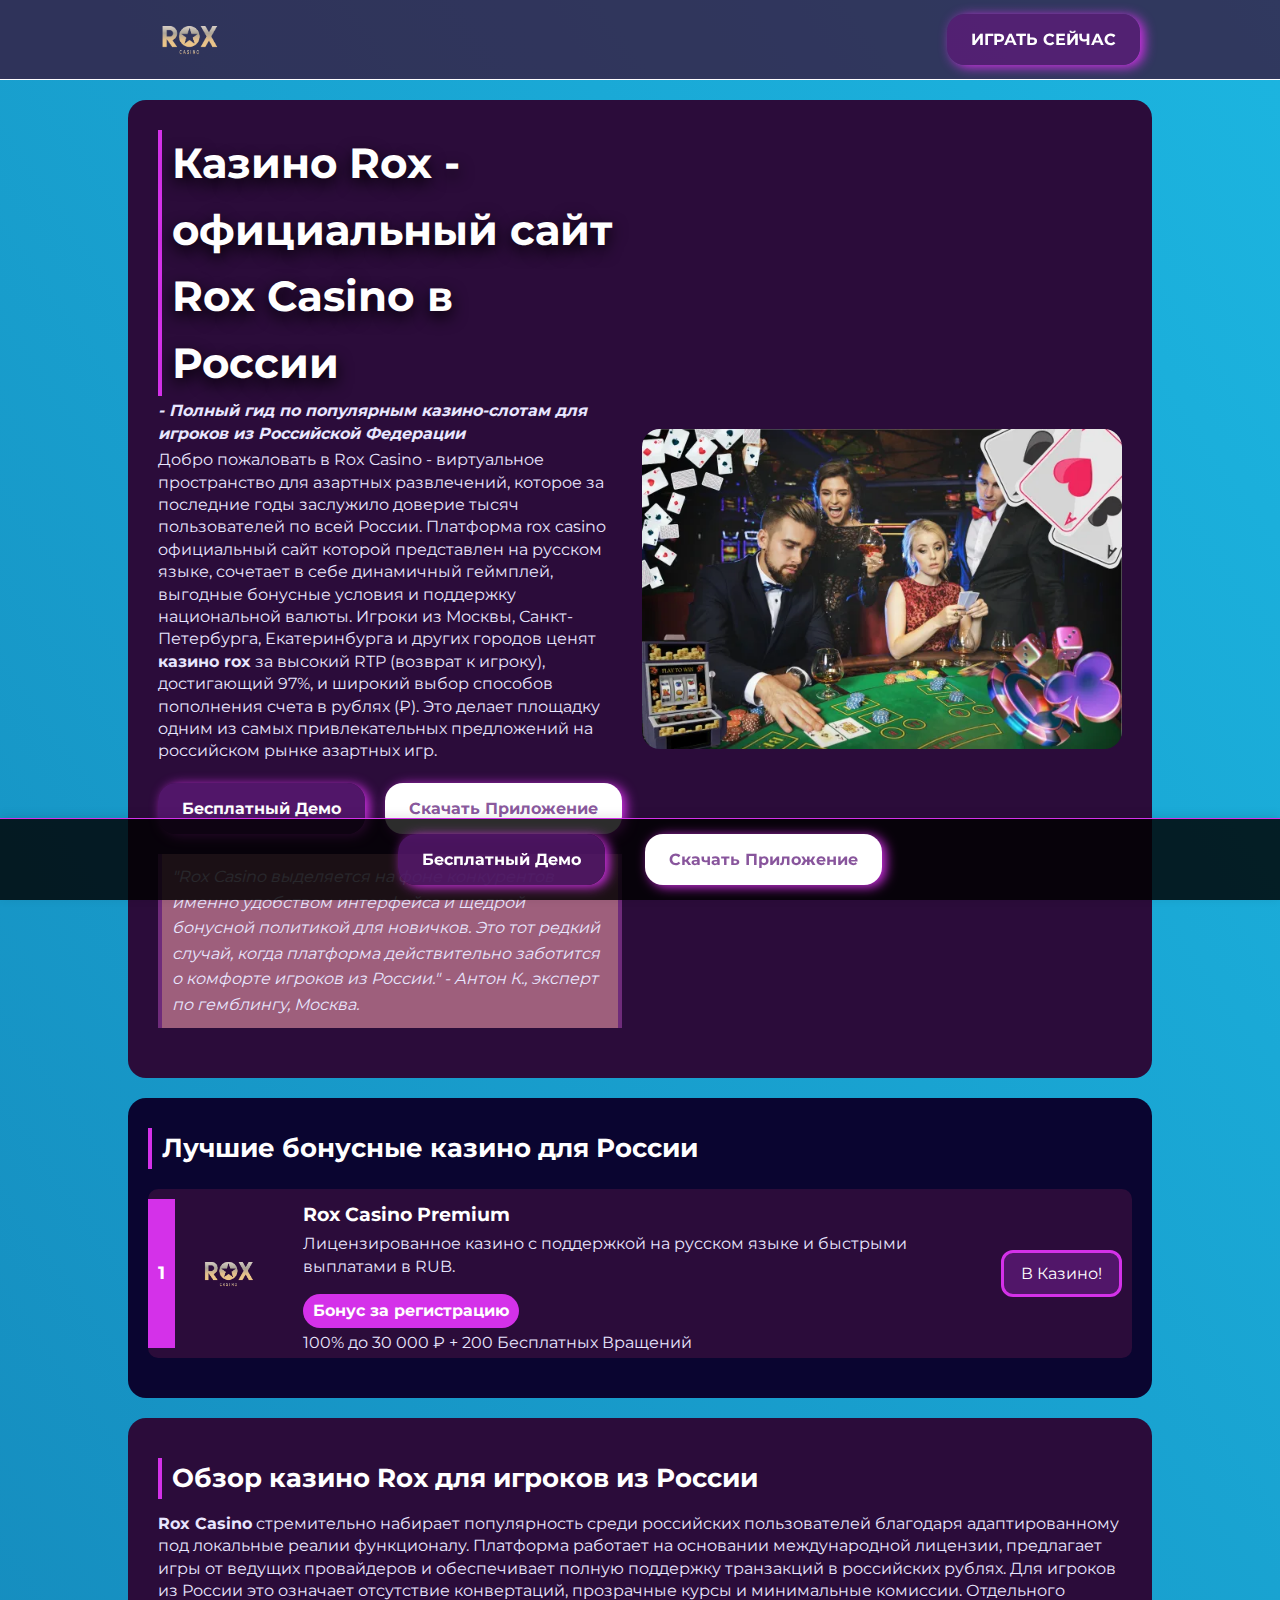
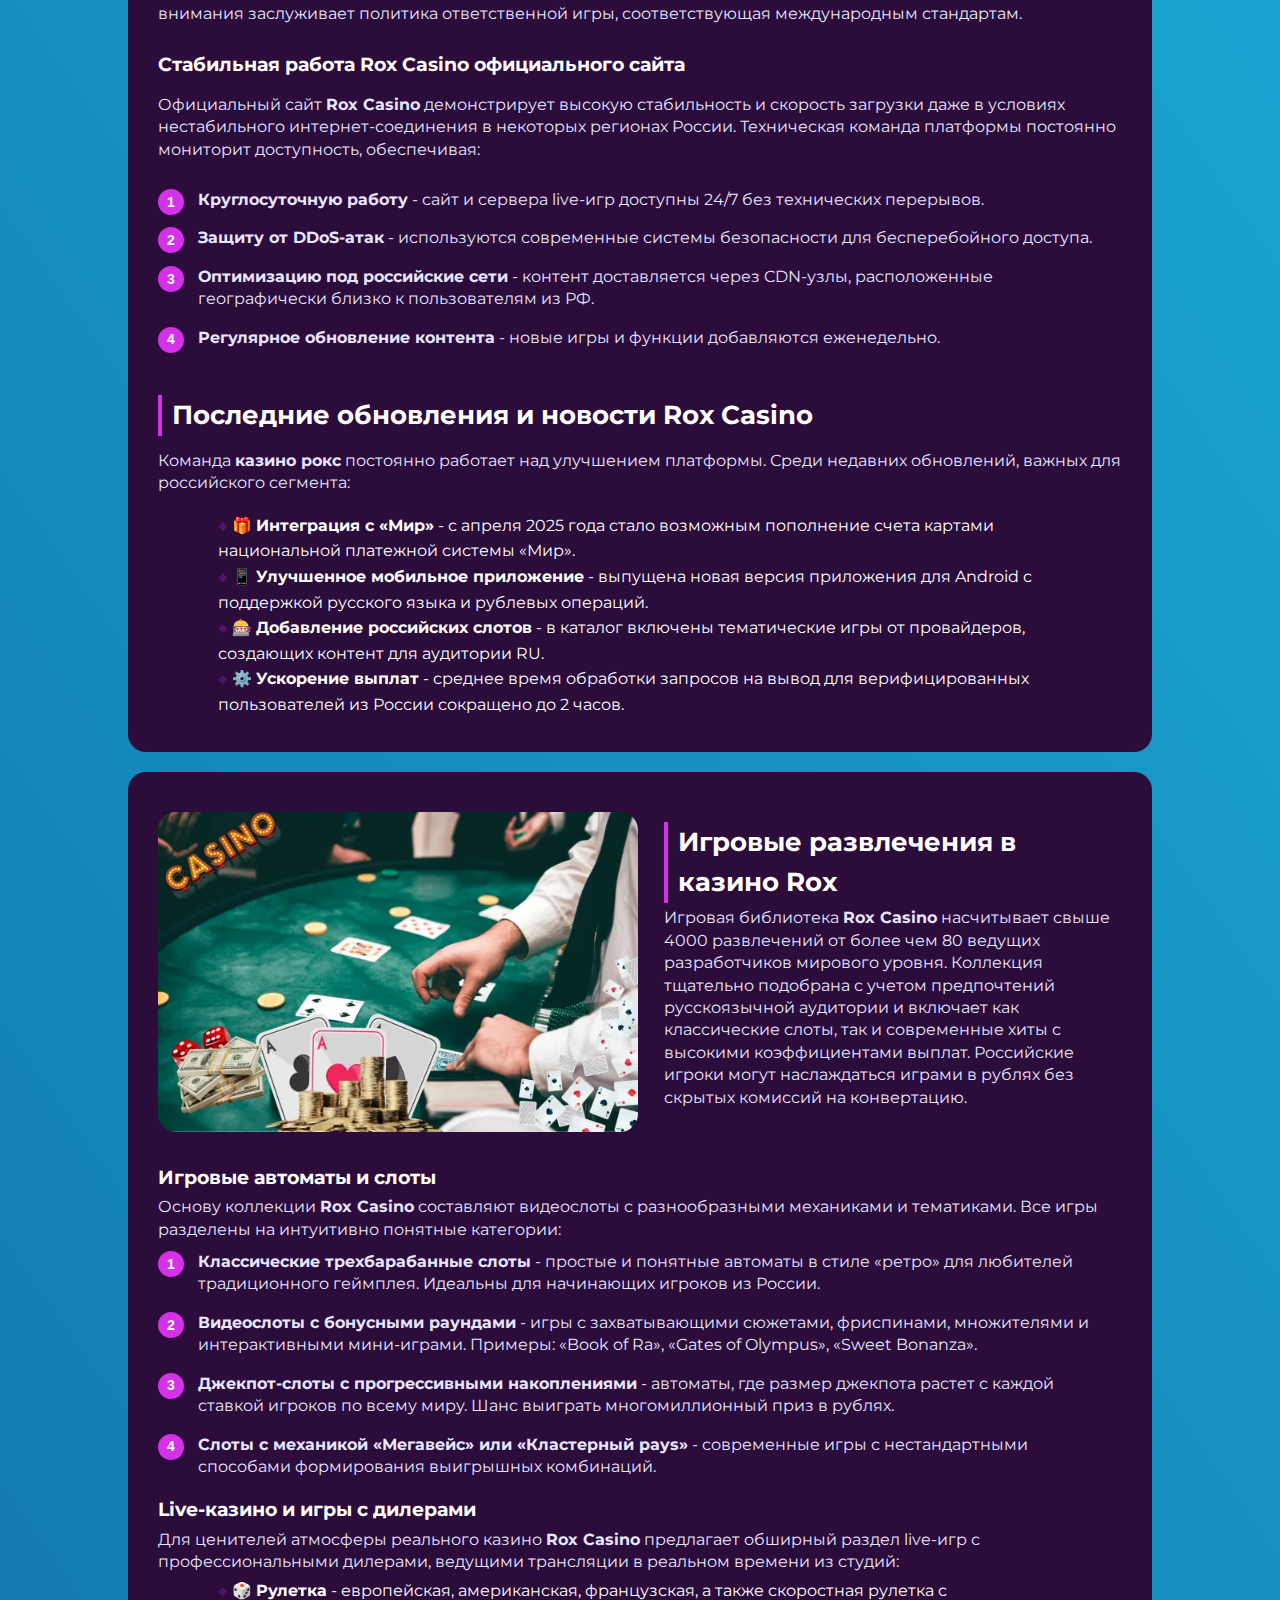
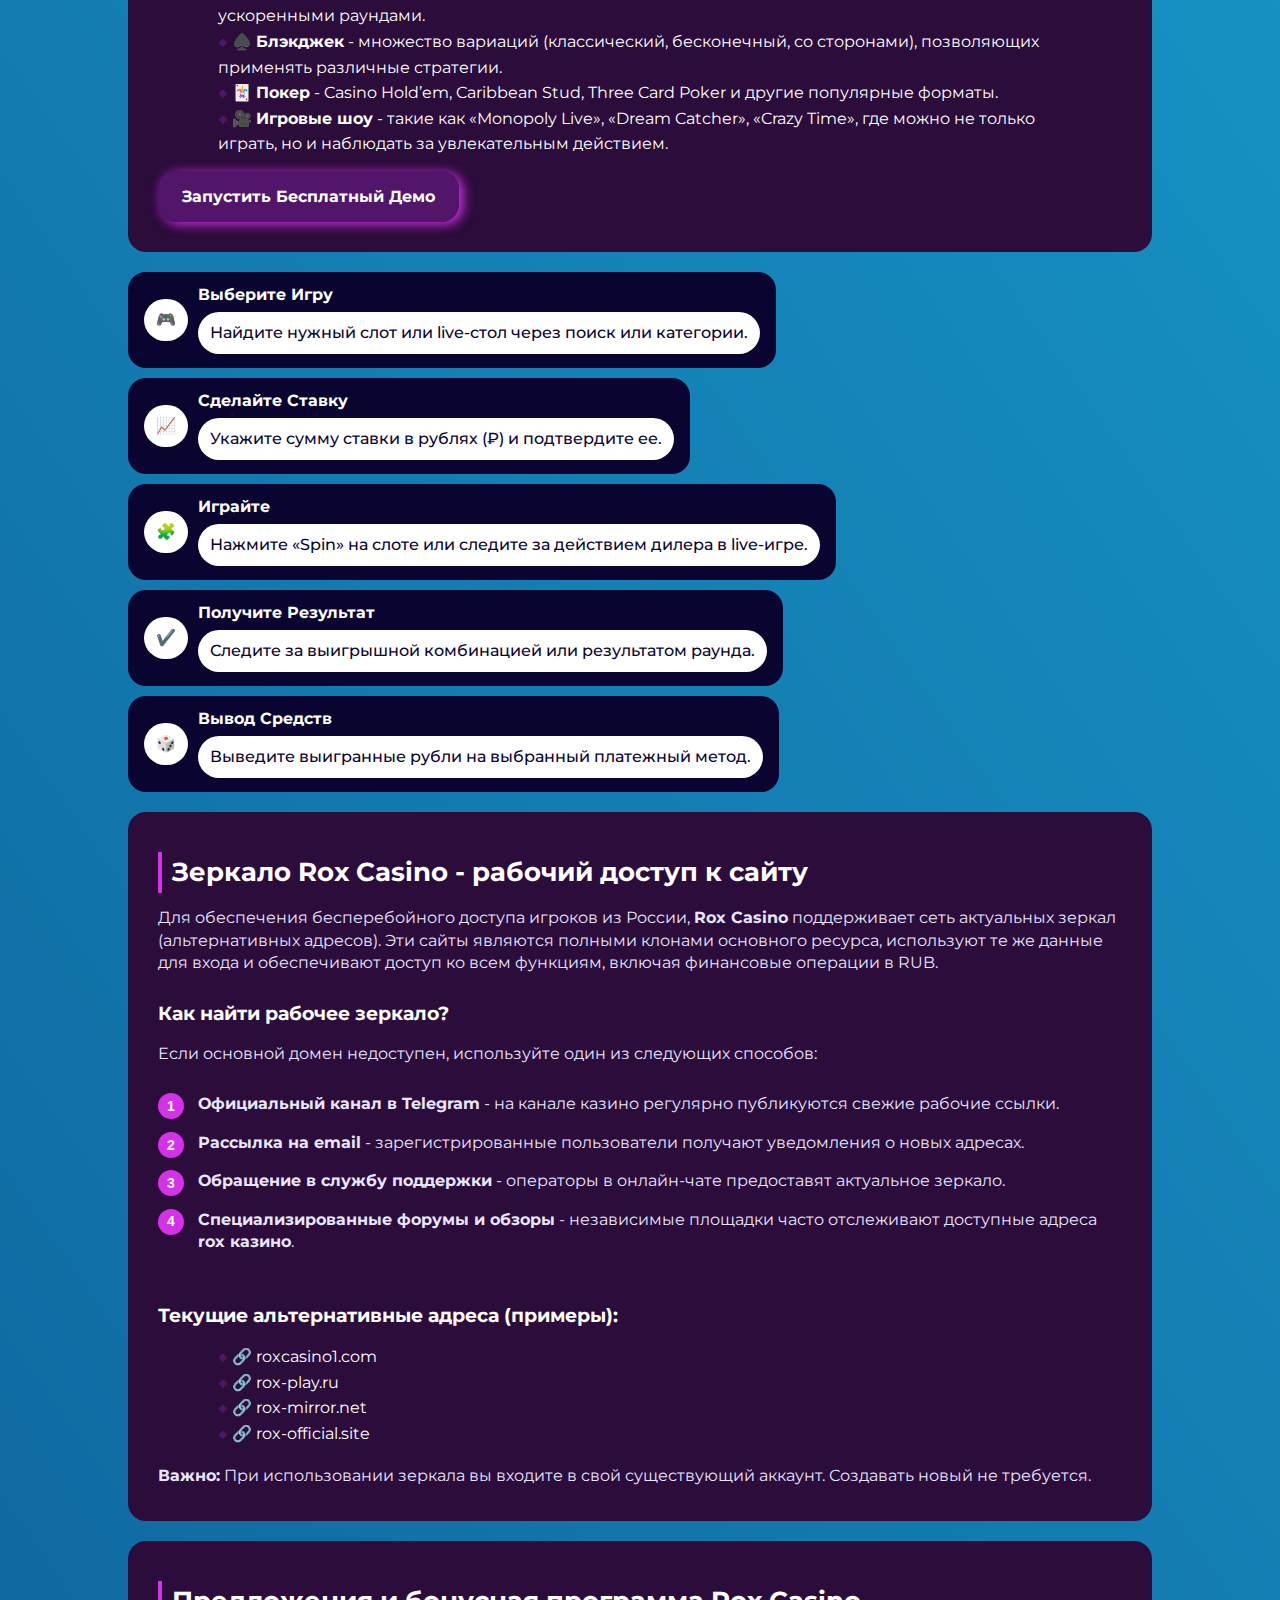
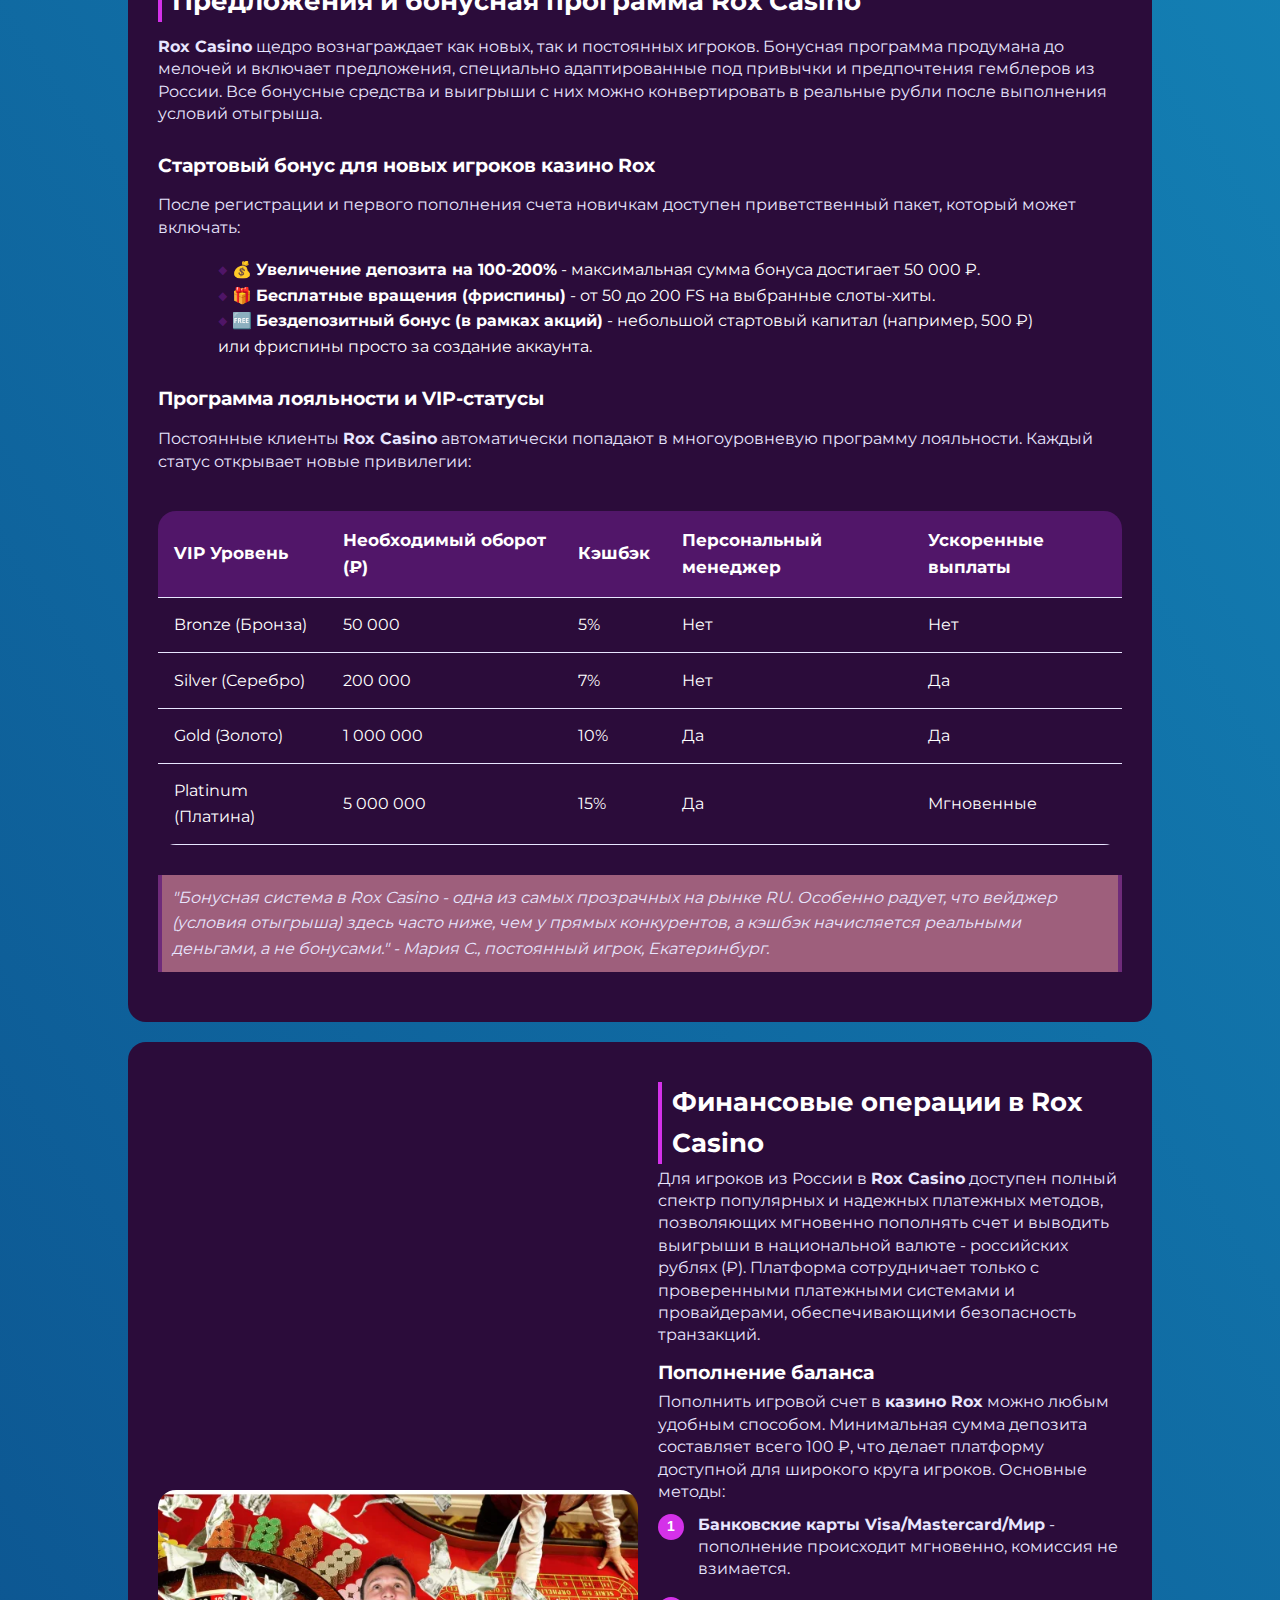
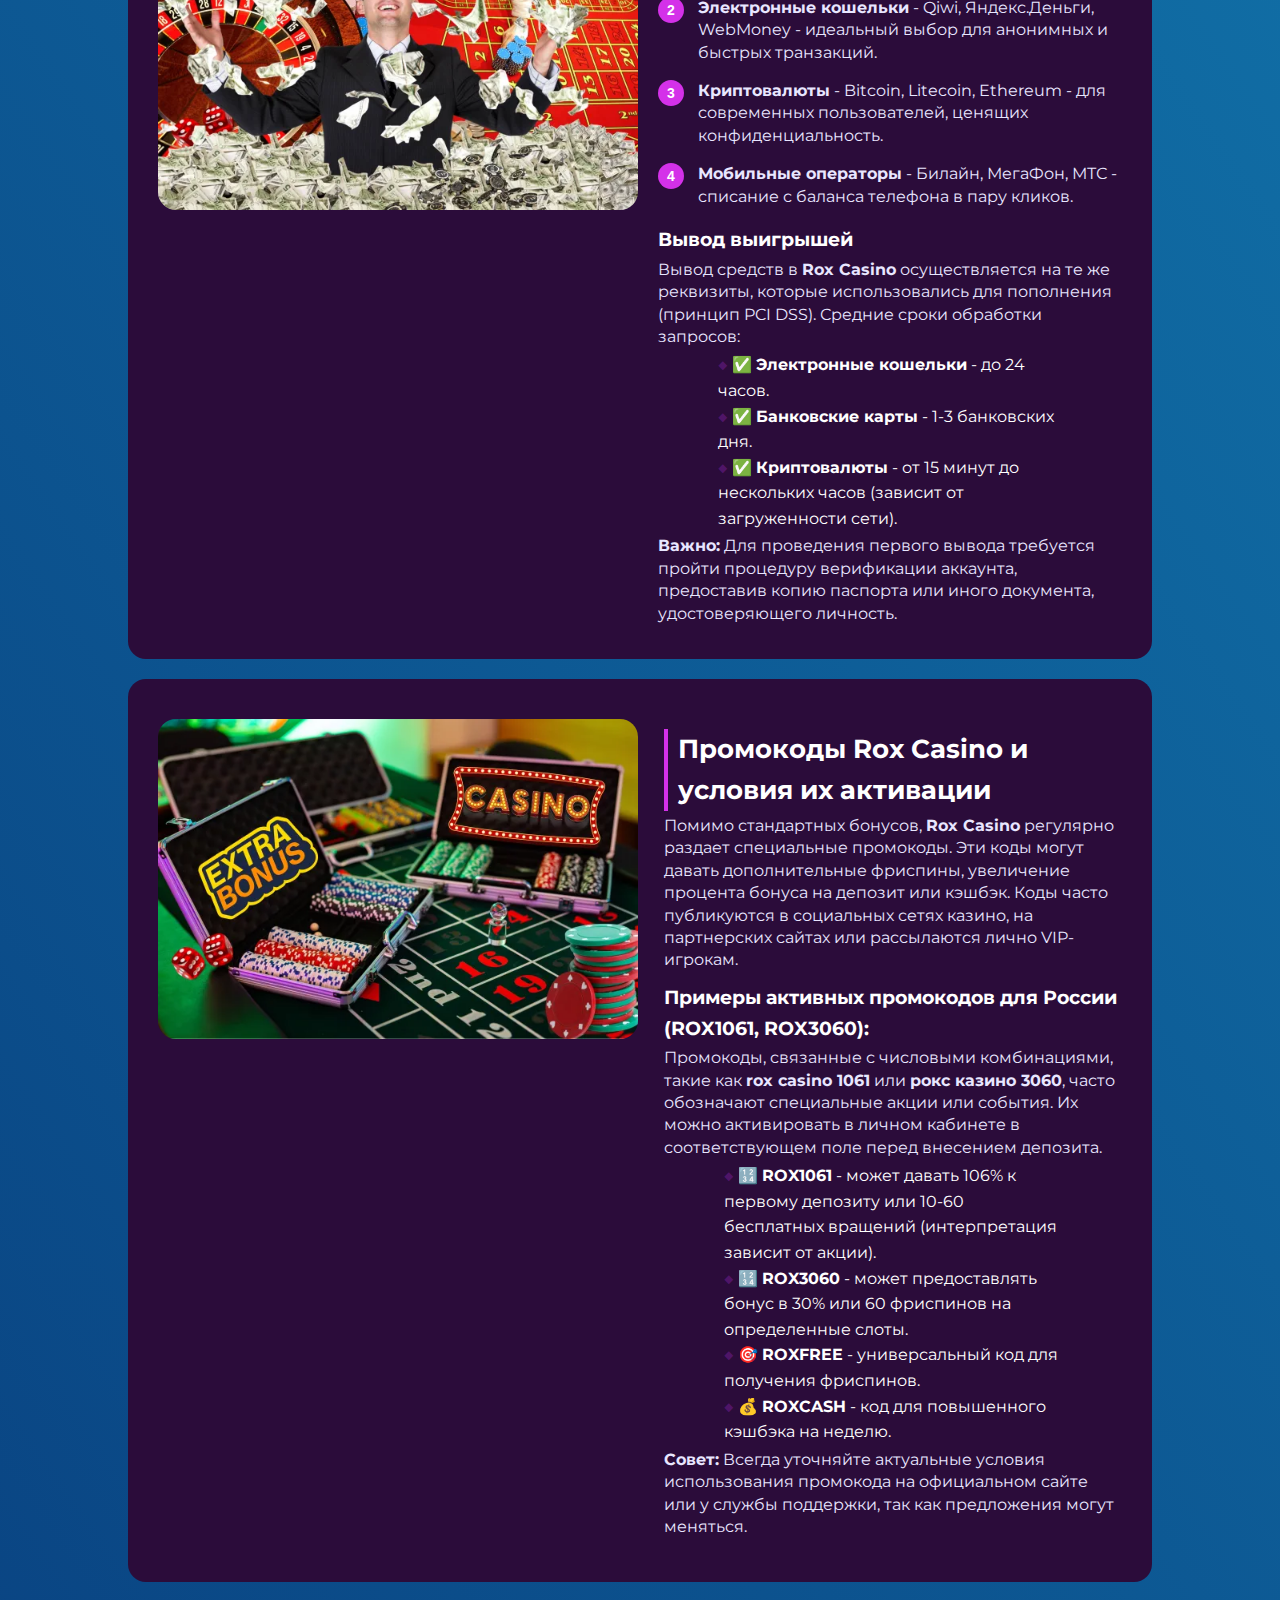
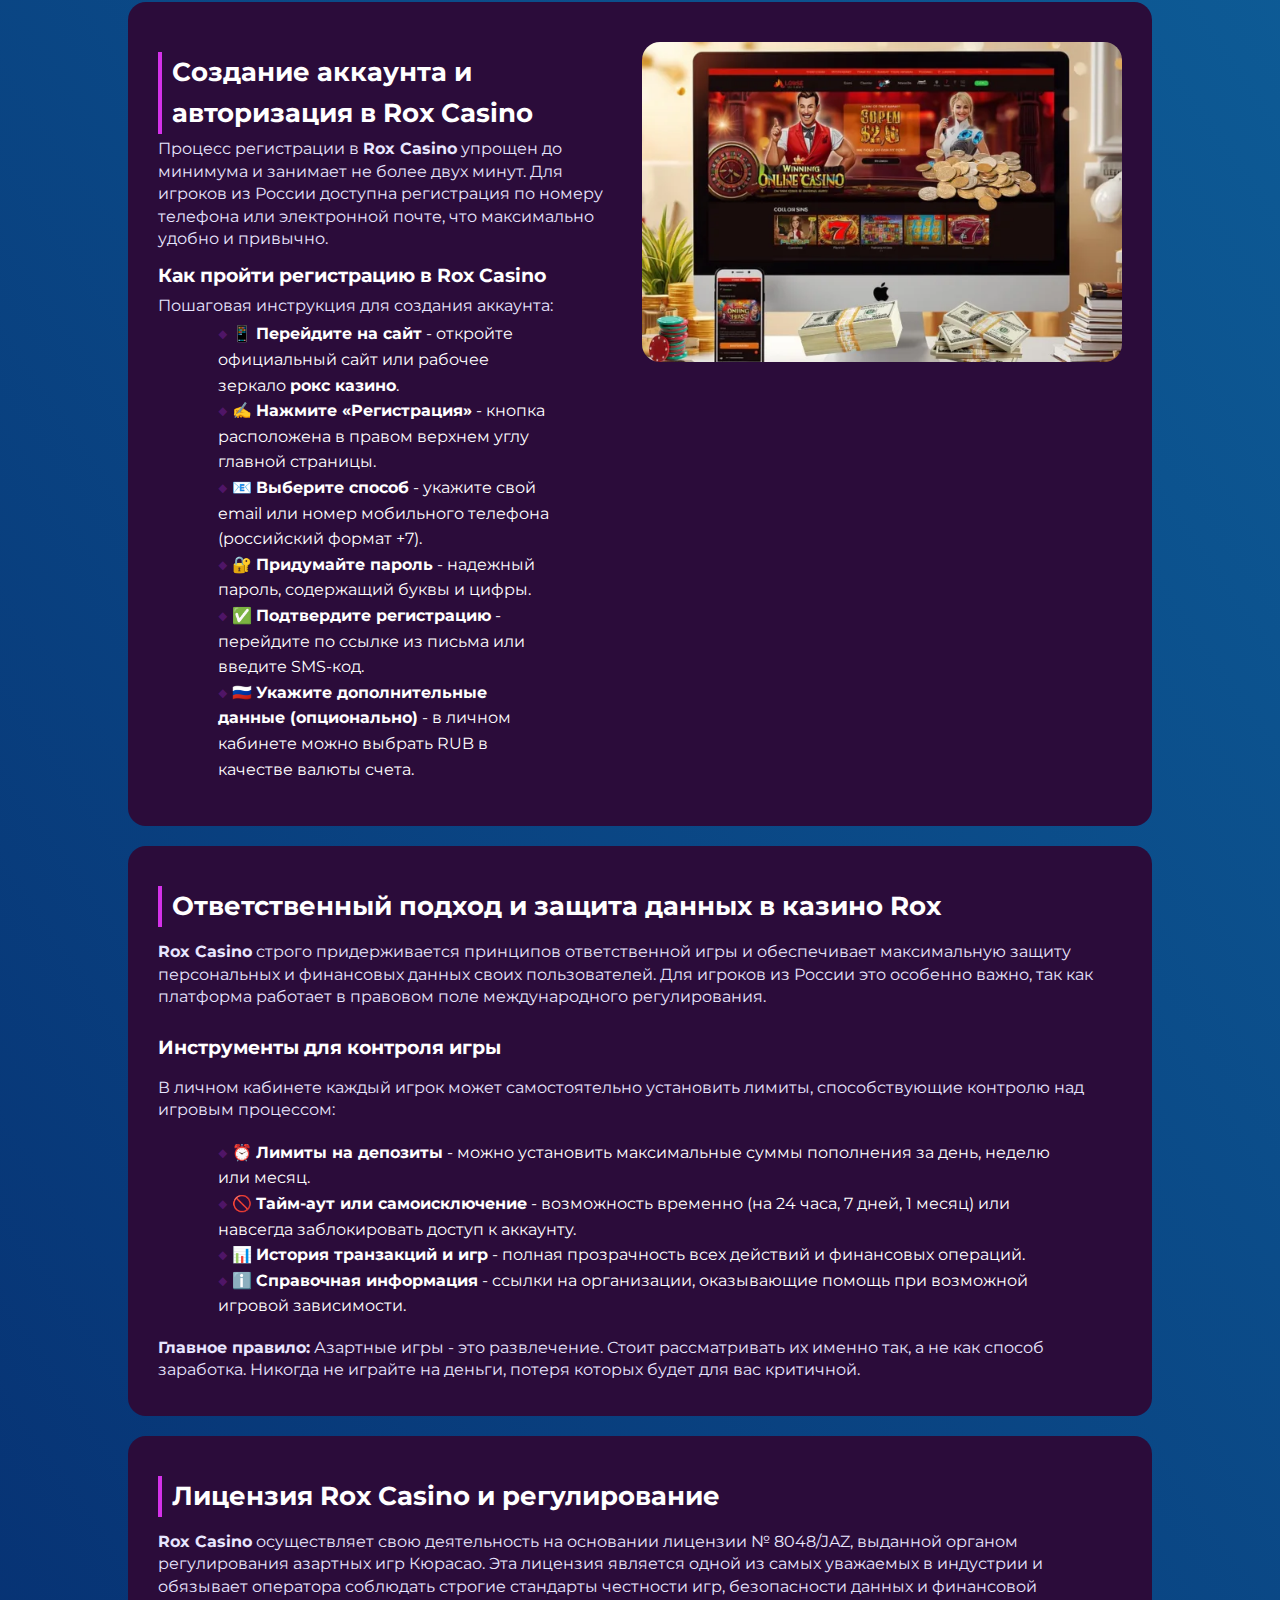
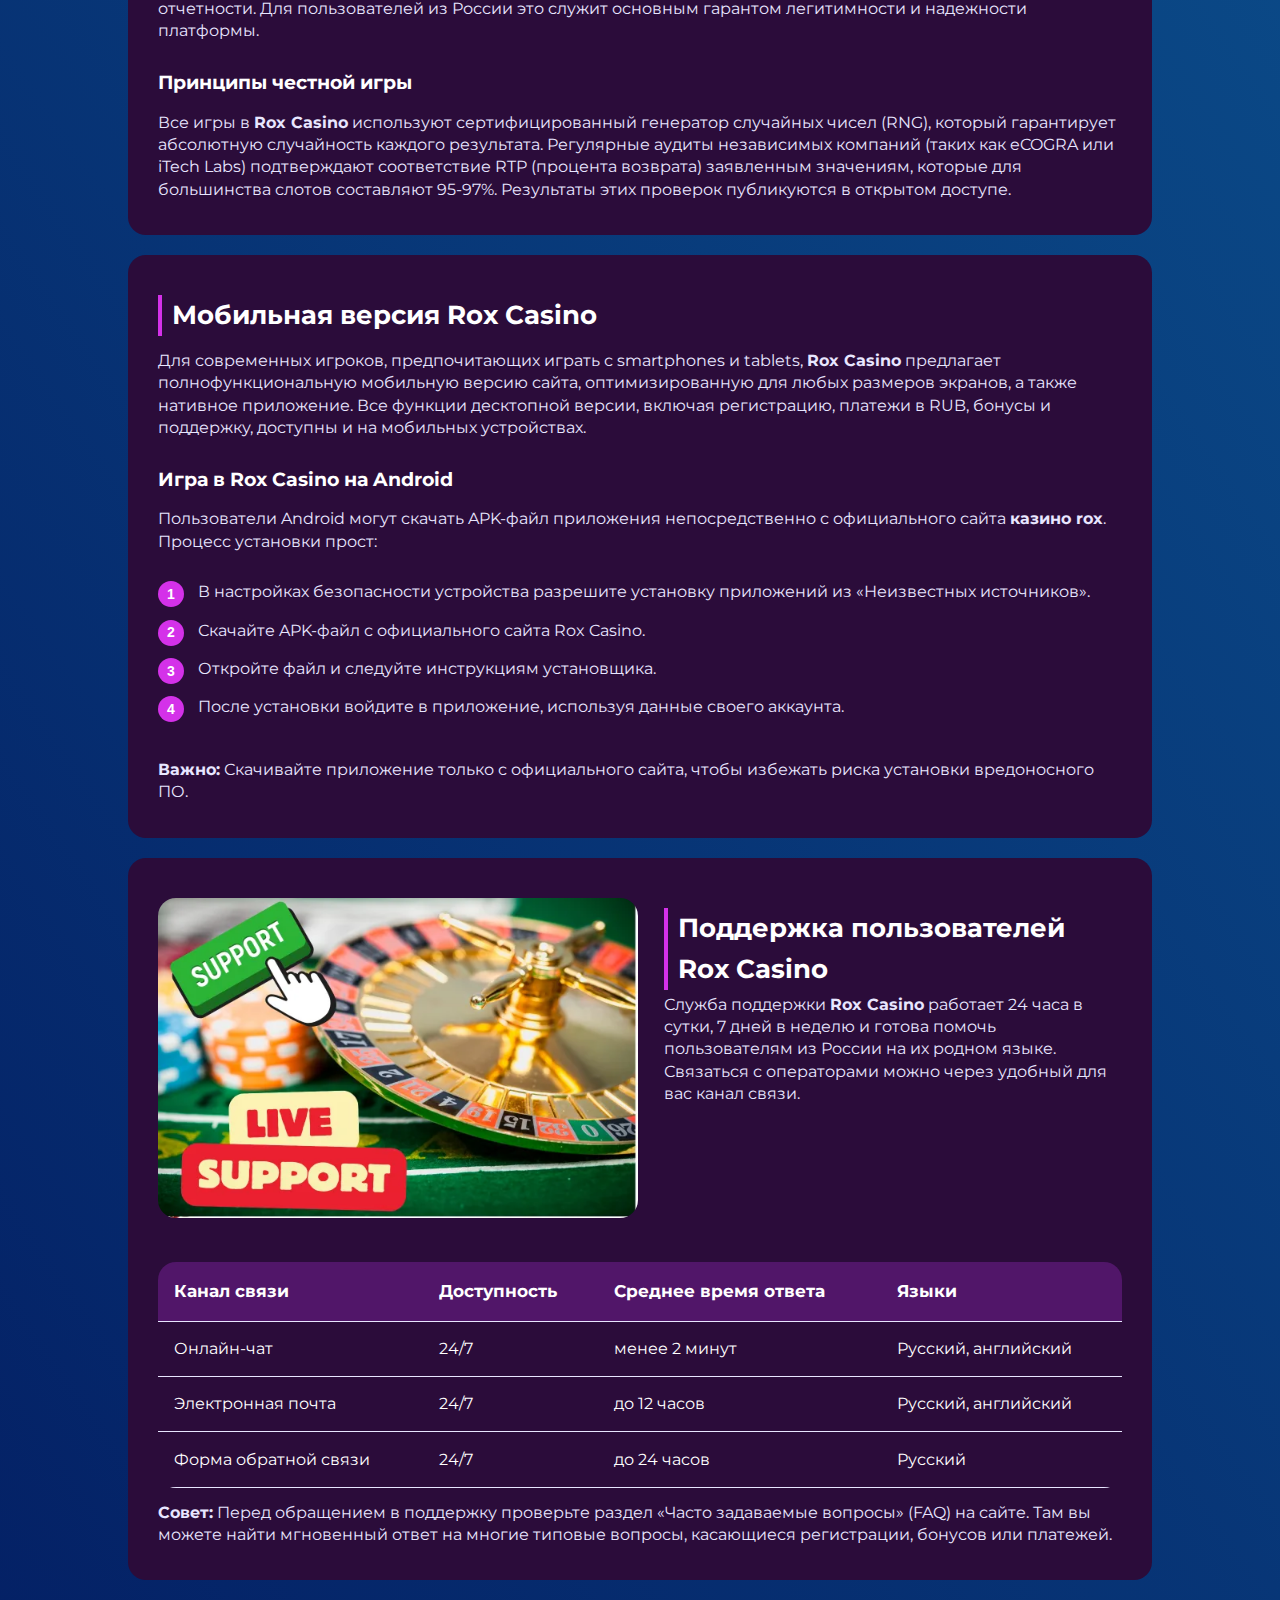
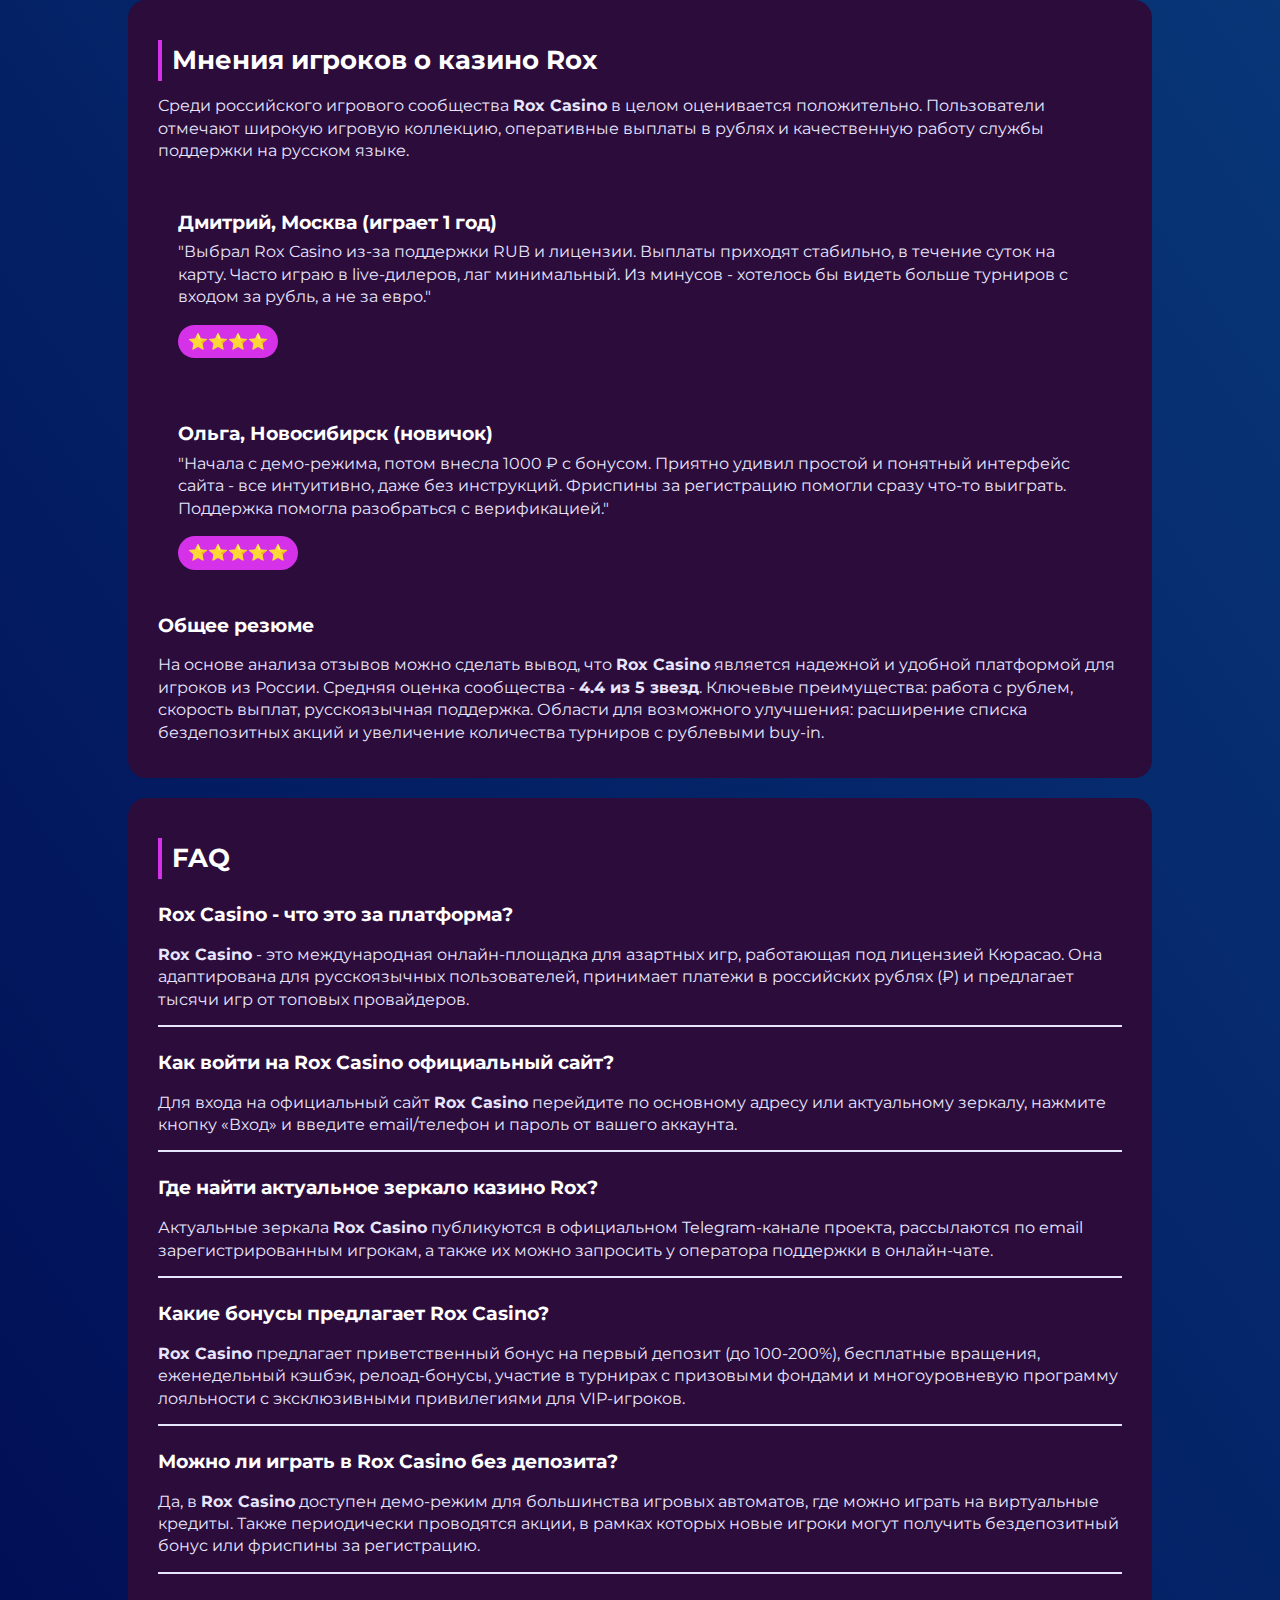
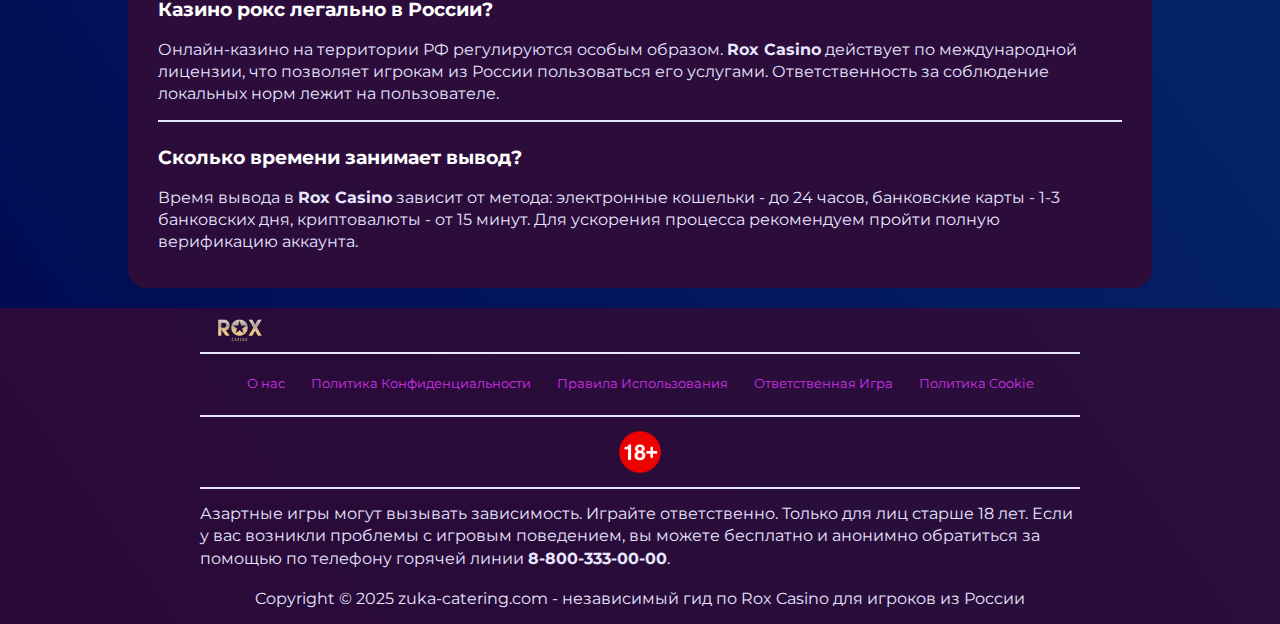
<file: ru-ru/index.html>
<!DOCTYPE html>
<html lang="ru-RU">
	<head>
		<meta charset="UTF-8" />
		<meta name="viewport" content="width=device-width, initial-scale=1.0" />
		<link rel="stylesheet" href="/style.css" />
		<link rel="shortcut icon" href="/favicon.ico" type="image/x-icon" />
		<title>Казино Rox - официальный сайт, вход, зеркало и бонусы</title>
		<meta
			name="description"
			content="Казино Rox в России ⭐ Быстрый вход на официальный сайт Rox Casino, актуальные зеркала, бонусы для новых игроков и большой выбор онлайн-игр."
		/>
		<meta name="googlebot" content="index,follow,noarchive" />

		<link
			rel="alternate"
			hreflang="ru-RU"
			href="https://dentaplus-simf.ru/ru-ru/"
		/>
		<link
			rel="alternate"
			hreflang="x-default"
			href="https://dentaplus-simf.ru/"
		/>
		<link rel="canonical" href="https://dentaplus-simf.ru/ru-ru/" />

		<meta property="og:type" content="website" />
		<meta
			property="og:title"
			content="Казино Rox - официальный сайт, вход, зеркало и бонусы"
		/>
		<meta
			property="og:description"
			content="Казино Rox - официальный сайт, вход, зеркало и бонусы"
		/>
		<meta property="og:url" content="https://dentaplus-simf.ru/" />
		<meta property="og:site_name" content="Rox Casino Россия" />
		<meta property="og:image" content="https://dentaplus-simf.ru/img/1.webp" />
		<meta property="og:locale" content="ru_RU" />

		<meta name="twitter:card" content="summary_large_image" />
		<meta
			name="twitter:title"
			content="Казино Rox - официальный сайт, вход, зеркало и бонусы"
		/>
		<meta
			name="twitter:description"
			content="Казино Rox - официальный сайт, вход, зеркало и бонусы"
		/>
		<meta name="twitter:image" content="https://dentaplus-simf.ru/img/1.webp" />

		<script type="application/ld+json">
			{
				"@context": "https://schema.org",
				"@type": "Article",
				"headline": "Rox Casino - официальный сайт Rox Casino в России",
				"description": "Полный обзор казино Rox для игроков из России: регистрация, бонусы, зеркала, игры и отзывы.",
				"mainEntityOfPage": {
					"@type": "WebPage",
					"@id": "https://dentaplus-simf.ru/"
				},
				"author": {
					"@type": "Person",
					"name": "Эксперты по азартным играм в России",
					"url": "https://dentaplus-simf.ru/"
				},
				"publisher": {
					"@type": "Organization",
					"name": "Rox Casino Россия",
					"logo": {
						"@type": "ImageObject",
						"url": "https://dentaplus-simf.ru/img/logo.webp"
					}
				},
				"datePublished": "2025-12-15",
				"dateModified": "2025-12-15"
			}
		</script>

		<script type="application/ld+json">
			{
				"@context": "https://schema.org",
				"@type": "WebSite",
				"url": "https://dentaplus-simf.ru/",
				"name": "Rox Casino Россия",
				"description": "Официальный сайт казино Rox для российских игроков - игры, бонусы и безопасные платежи в RUB.",
				"inLanguage": "ru-RU"
			}
		</script>

		<script type="application/ld+json">
			{
				"@context": "https://schema.org",
				"@type": "BreadcrumbList",
				"itemListElement": [
					{
						"@type": "ListItem",
						"position": 1,
						"name": "Главная",
						"item": "https://dentaplus-simf.ru/"
					},
					{
						"@type": "ListItem",
						"position": 2,
						"name": "Rox Casino Россия",
						"item": "https://dentaplus-simf.ru/"
					}
				]
			}
		</script>

		<script type="application/ld+json">
			{
				"@context": "https://schema.org",
				"@type": "FAQPage",
				"mainEntity": [
					{
						"@type": "Question",
						"name": "Rox Casino - что это за платформа?",
						"acceptedAnswer": {
							"@type": "Answer",
							"text": "Rox Casino - это международная онлайн-платформа для азартных игр, работающая под лицензией Кюрасао и адаптированная для пользователей из России. Она предлагает слоты, настольные игры, live-казино и различные бонусы с выводом в рублях (₽)."
						}
					},
					{
						"@type": "Question",
						"name": "Как войти на Rox Casino официальный сайт?",
						"acceptedAnswer": {
							"@type": "Answer",
							"text": "Для входа на официальный сайт Rox Casino перейдите по основному адресу или актуальному зеркалу, нажмите кнопку «Вход» в правом верхнем углу и введите свой email и пароль. Если сайт заблокирован, используйте рабочее зеркало казино Rox."
						}
					},
					{
						"@type": "Question",
						"name": "Где найти актуальное зеркало казино Rox?",
						"acceptedAnswer": {
							"@type": "Answer",
							"text": "Актуальные зеркала Rox Casino публикуются в наших обзорах, а также рассылаются по email зарегистрированным игрокам. Вы также можете обратиться в службу поддержки платформы для получения текущей рабочей ссылки."
						}
					},
					{
						"@type": "Question",
						"name": "Какие бонусы предлагает Rox Casino?",
						"acceptedAnswer": {
							"@type": "Answer",
							"text": "Rox Casino предлагает приветственный пакет на первые депозиты (до 100% + фриспины), кэшбэк, еженедельные релоады, турниры с крупными призовыми фондами и многоуровневую программу лояльности для постоянных клиентов."
						}
					},
					{
						"@type": "Question",
						"name": "Можно ли играть в Rox Casino без депозита?",
						"acceptedAnswer": {
							"@type": "Answer",
							"text": "Да, в Rox Casino доступен демо-режим для большинства слотов, где можно играть на виртуальные кредиты. Также периодически проводятся акции с бездепозитными бонусами или фриспинами за регистрацию."
						}
					}
				]
			}
		</script>
	</head>
	<body>
		<header>
			<div class="logo-container">
				<a href="/play/">
					<img
						src="/img/logo.webp"
						alt="Логотип Rox Casino для России"
						width="100"
						height="80"
					/>
				</a>
				<a href="/play/" class="btn" rel="nofollow" content="noindex"
					>ИГРАТЬ СЕЙЧАС</a
				>
			</div>
		</header>

		<main>
			<div class="banner-bottom">
				<a href="/play/" class="btn" rel="nofollow" content="noindex"
					>Бесплатный Демо</a
				>
				<a href="/play/" class="btn-white" rel="nofollow" content="noindex"
					>Скачать Приложение</a
				>
			</div>

			<div class="container">
				<div>
					<h1>Казино Rox - официальный сайт Rox Casino в России</h1>
					<p>
						<b
							><i
								>- Полный гид по популярным казино-слотам для игроков из
								Российской Федерации</i
							>
						</b>
					</p>
					<p>
						Добро пожаловать в Rox Casino - виртуальное пространство для
						азартных развлечений, которое за последние годы заслужило доверие
						тысяч пользователей по всей России. Платформа rox casino официальный
						сайт которой представлен на русском языке, сочетает в себе
						динамичный геймплей, выгодные бонусные условия и поддержку
						национальной валюты. Игроки из Москвы, Санкт-Петербурга,
						Екатеринбурга и других городов ценят <strong>казино rox</strong> за
						высокий RTP (возврат к игроку), достигающий 97%, и широкий выбор
						способов пополнения счета в рублях (₽). Это делает площадку одним из
						самых привлекательных предложений на российском рынке азартных игр.
					</p>
					<div class="btn-container">
						<a href="/play/" class="btn" rel="nofollow" content="noindex"
							>Бесплатный Демо</a
						>
						<a href="/play/" class="btn-white" rel="nofollow" content="noindex"
							>Скачать Приложение</a
						>
					</div>

					<blockquote>
						"Rox Casino выделяется на фоне конкурентов именно удобством
						интерфейса и щедрой бонусной политикой для новичков. Это тот редкий
						случай, когда платформа действительно заботится о комфорте игроков
						из России." - Антон К., эксперт по гемблингу, Москва.
					</blockquote>
				</div>
				<img
					src="/img/1.webp"
					alt="Игровой интерфейс Rox Casino для России"
					width="600"
					height="400"
				/>
			</div>

			<div class="casino-vitrina">
				<h2>Лучшие бонусные казино для России</h2>
				<div class="casino-card">
					<div class="casino-rank">1</div>
					<a href="/play/" class="casino-left" rel="nofollow" content="noindex">
						<img
							src="/img/logo.webp"
							alt="Премиум Казино для России"
							class="casino-logo"
							width="100"
							height="50"
						/>
					</a>
					<div class="casino-center">
						<div class="casino-code">
							<a href="/play/" rel="nofollow" content="noindex"
								><h3>Rox Casino Premium</h3></a
							>
							<p>
								Лицензированное казино с поддержкой на русском языке и быстрыми
								выплатами в RUB.
							</p>

							<div class="casino-rating">
								<span class="star">Бонус за регистрацию</span>
							</div>
							<p class="casino-bonus">
								100% до 30 000 ₽ + 200 Бесплатных Вращений
							</p>
						</div>
					</div>
					<div class="casino-actions">
						<a
							href="/play/"
							class="btn-red-bonus"
							rel="nofollow"
							content="noindex"
							>В Казино!</a
						>
					</div>
				</div>
			</div>

			<div class="container-long">
				<h2>Обзор казино Rox для игроков из России</h2>
				<p>
					<strong>Rox Casino</strong> стремительно набирает популярность среди
					российских пользователей благодаря адаптированному под локальные
					реалии функционалу. Платформа работает на основании международной
					лицензии, предлагает игры от ведущих провайдеров и обеспечивает полную
					поддержку транзакций в российских рублях. Для игроков из России это
					означает отсутствие конвертаций, прозрачные курсы и минимальные
					комиссии. Отдельного внимания заслуживает политика ответственной игры,
					соответствующая международным стандартам.
				</p>

				<h3>Стабильная работа Rox Casino официального сайта</h3>
				<p>
					Официальный сайт <strong>Rox Casino</strong> демонстрирует высокую
					стабильность и скорость загрузки даже в условиях нестабильного
					интернет-соединения в некоторых регионах России. Техническая команда
					платформы постоянно мониторит доступность, обеспечивая:
				</p>
				<ol class="pink-circle-list">
					<li>
						<p>
							<strong>Круглосуточную работу</strong> - сайт и сервера live-игр
							доступны 24/7 без технических перерывов.
						</p>
					</li>
					<li>
						<p>
							<strong>Защиту от DDoS-атак</strong> - используются современные
							системы безопасности для бесперебойного доступа.
						</p>
					</li>
					<li>
						<p>
							<strong>Оптимизацию под российские сети</strong> - контент
							доставляется через CDN-узлы, расположенные географически близко к
							пользователям из РФ.
						</p>
					</li>
					<li>
						<p>
							<strong>Регулярное обновление контента</strong> - новые игры и
							функции добавляются еженедельно.
						</p>
					</li>
				</ol>

				<h2>Последние обновления и новости Rox Casino</h2>
				<p>
					Команда <strong>казино рокс</strong> постоянно работает над улучшением
					платформы. Среди недавних обновлений, важных для российского сегмента:
				</p>
				<ul>
					<li>
						🎁 <strong>Интеграция с «Мир»</strong> - с апреля 2025 года стало
						возможным пополнение счета картами национальной платежной системы
						«Мир».
					</li>
					<li>
						📱 <strong>Улучшенное мобильное приложение</strong> - выпущена новая
						версия приложения для Android с поддержкой русского языка и рублевых
						операций.
					</li>
					<li>
						🎰 <strong>Добавление российских слотов</strong> - в каталог
						включены тематические игры от провайдеров, создающих контент для
						аудитории RU.
					</li>
					<li>
						⚙️ <strong>Ускорение выплат</strong> - среднее время обработки
						запросов на вывод для верифицированных пользователей из России
						сокращено до 2 часов.
					</li>
				</ul>
			</div>

			<div class="container-long">
				<div class="flex-wrapper">
					<img
						src="/img/2.webp"
						alt="Экран игры в Rox Casino"
						width="600"
						height="400"
					/>
					<div>
						<h2>Игровые развлечения в казино Rox</h2>
						<p>
							Игровая библиотека <strong>Rox Casino</strong> насчитывает свыше
							4000 развлечений от более чем 80 ведущих разработчиков мирового
							уровня. Коллекция тщательно подобрана с учетом предпочтений
							русскоязычной аудитории и включает как классические слоты, так и
							современные хиты с высокими коэффициентами выплат. Российские
							игроки могут наслаждаться играми в рублях без скрытых комиссий на
							конвертацию.
						</p>
					</div>
				</div>

				<div>
					<h3>Игровые автоматы и слоты</h3>
					<p>
						Основу коллекции <strong>Rox Casino</strong> составляют видеослоты с
						разнообразными механиками и тематиками. Все игры разделены на
						интуитивно понятные категории:
					</p>
					<ol class="pink-circle-list">
						<li>
							<p>
								<strong>Классические трехбарабанные слоты</strong> - простые и
								понятные автоматы в стиле «ретро» для любителей традиционного
								геймплея. Идеальны для начинающих игроков из России.
							</p>
						</li>
						<li>
							<p>
								<strong>Видеослоты с бонусными раундами</strong> - игры с
								захватывающими сюжетами, фриспинами, множителями и
								интерактивными мини-играми. Примеры: «Book of Ra», «Gates of
								Olympus», «Sweet Bonanza».
							</p>
						</li>
						<li>
							<p>
								<strong>Джекпот-слоты с прогрессивными накоплениями</strong> -
								автоматы, где размер джекпота растет с каждой ставкой игроков по
								всему миру. Шанс выиграть многомиллионный приз в рублях.
							</p>
						</li>
						<li>
							<p>
								<strong
									>Слоты с механикой «Мегавейс» или «Кластерный pays»</strong
								>
								- современные игры с нестандартными способами формирования
								выигрышных комбинаций.
							</p>
						</li>
					</ol>

					<h3>Live-казино и игры с дилерами</h3>
					<p>
						Для ценителей атмосферы реального казино
						<strong>Rox Casino</strong> предлагает обширный раздел live-игр с
						профессиональными дилерами, ведущими трансляции в реальном времени
						из студий:
					</p>
					<ul>
						<li>
							🎲 <strong>Рулетка</strong> - европейская, американская,
							французская, а также скоростная рулетка с ускоренными раундами.
						</li>
						<li>
							♠️ <strong>Блэкджек</strong> - множество вариаций (классический,
							бесконечный, со сторонами), позволяющих применять различные
							стратегии.
						</li>
						<li>
							🃏 <strong>Покер</strong> - Casino Hold’em, Caribbean Stud, Three
							Card Poker и другие популярные форматы.
						</li>
						<li>
							🎥 <strong>Игровые шоу</strong> - такие как «Monopoly Live»,
							«Dream Catcher», «Crazy Time», где можно не только играть, но и
							наблюдать за увлекательным действием.
						</li>
					</ul>
				</div>
				<a href="/play/" class="btn" rel="nofollow" content="noindex"
					>Запустить Бесплатный Демо</a
				>
			</div>

			<div class="breake">
				<div class="breake-block">
					<p>🎮</p>
					<div>
						<h4>Выберите Игру</h4>
						<p>Найдите нужный слот или live-стол через поиск или категории.</p>
					</div>
				</div>
				<div class="breake-block">
					<p>📈</p>
					<div>
						<h4>Сделайте Ставку</h4>
						<p>Укажите сумму ставки в рублях (₽) и подтвердите ее.</p>
					</div>
				</div>
				<div class="breake-block">
					<p>🧩</p>
					<div>
						<h4>Играйте</h4>
						<p>
							Нажмите «Spin» на слоте или следите за действием дилера в
							live-игре.
						</p>
					</div>
				</div>
				<div class="breake-block">
					<p>✔️</p>
					<div>
						<h4>Получите Результат</h4>
						<p>Следите за выигрышной комбинацией или результатом раунда.</p>
					</div>
				</div>
				<div class="breake-block">
					<p>🎲</p>
					<div>
						<h4>Вывод Средств</h4>
						<p>Выведите выигранные рубли на выбранный платежный метод.</p>
					</div>
				</div>
			</div>

			<div class="container-long">
				<h2>Зеркало Rox Casino - рабочий доступ к сайту</h2>
				<p>
					Для обеспечения бесперебойного доступа игроков из России,
					<strong>Rox Casino</strong> поддерживает сеть актуальных зеркал
					(альтернативных адресов). Эти сайты являются полными клонами основного
					ресурса, используют те же данные для входа и обеспечивают доступ ко
					всем функциям, включая финансовые операции в RUB.
				</p>

				<h3>Как найти рабочее зеркало?</h3>
				<p>
					Если основной домен недоступен, используйте один из следующих
					способов:
				</p>
				<ol class="pink-circle-list">
					<li>
						<p>
							<strong>Официальный канал в Telegram</strong> - на канале казино
							регулярно публикуются свежие рабочие ссылки.
						</p>
					</li>
					<li>
						<p>
							<strong>Рассылка на email</strong> - зарегистрированные
							пользователи получают уведомления о новых адресах.
						</p>
					</li>
					<li>
						<p>
							<strong>Обращение в службу поддержки</strong> - операторы в
							онлайн-чате предоставят актуальное зеркало.
						</p>
					</li>
					<li>
						<p>
							<strong>Специализированные форумы и обзоры</strong> - независимые
							площадки часто отслеживают доступные адреса
							<strong>rox казино</strong>.
						</p>
					</li>
				</ol>

				<h3>Текущие альтернативные адреса (примеры):</h3>
				<ul>
					<li>🔗 roxcasino1.com</li>
					<li>🔗 rox-play.ru</li>
					<li>🔗 rox-mirror.net</li>
					<li>🔗 rox-official.site</li>
				</ul>
				<p>
					<strong>Важно:</strong> При использовании зеркала вы входите в свой
					существующий аккаунт. Создавать новый не требуется.
				</p>
			</div>

			<div class="container-long">
				<h2>Предложения и бонусная программа Rox Casino</h2>
				<p>
					<strong>Rox Casino</strong> щедро вознаграждает как новых, так и
					постоянных игроков. Бонусная программа продумана до мелочей и включает
					предложения, специально адаптированные под привычки и предпочтения
					гемблеров из России. Все бонусные средства и выигрыши с них можно
					конвертировать в реальные рубли после выполнения условий отыгрыша.
				</p>

				<h3>Стартовый бонус для новых игроков казино Rox</h3>
				<p>
					После регистрации и первого пополнения счета новичкам доступен
					приветственный пакет, который может включать:
				</p>
				<ul>
					<li>
						💰 <strong>Увеличение депозита на 100-200%</strong> - максимальная
						сумма бонуса достигает 50 000 ₽.
					</li>
					<li>
						🎁 <strong>Бесплатные вращения (фриспины)</strong> - от 50 до 200 FS
						на выбранные слоты-хиты.
					</li>
					<li>
						🆓 <strong>Бездепозитный бонус (в рамках акций)</strong> - небольшой
						стартовый капитал (например, 500 ₽) или фриспины просто за создание
						аккаунта.
					</li>
				</ul>

				<h3>Программа лояльности и VIP-статусы</h3>
				<p>
					Постоянные клиенты <strong>Rox Casino</strong> автоматически попадают
					в многоуровневую программу лояльности. Каждый статус открывает новые
					привилегии:
				</p>
				<div class="table-wrapper">
					<table>
						<tr>
							<th>VIP Уровень</th>
							<th>Необходимый оборот (₽)</th>
							<th>Кэшбэк</th>
							<th>Персональный менеджер</th>
							<th>Ускоренные выплаты</th>
						</tr>
						<tr>
							<td>Bronze (Бронза)</td>
							<td>50 000</td>
							<td>5%</td>
							<td>Нет</td>
							<td>Нет</td>
						</tr>
						<tr>
							<td>Silver (Серебро)</td>
							<td>200 000</td>
							<td>7%</td>
							<td>Нет</td>
							<td>Да</td>
						</tr>
						<tr>
							<td>Gold (Золото)</td>
							<td>1 000 000</td>
							<td>10%</td>
							<td>Да</td>
							<td>Да</td>
						</tr>
						<tr>
							<td>Platinum (Платина)</td>
							<td>5 000 000</td>
							<td>15%</td>
							<td>Да</td>
							<td>Мгновенные</td>
						</tr>
					</table>
				</div>
				<blockquote>
					"Бонусная система в Rox Casino - одна из самых прозрачных на рынке RU.
					Особенно радует, что вейджер (условия отыгрыша) здесь часто ниже, чем
					у прямых конкурентов, а кэшбэк начисляется реальными деньгами, а не
					бонусами." - Мария С., постоянный игрок, Екатеринбург.
				</blockquote>
			</div>

			<div class="container">
				<img
					src="/img/4.webp"
					alt="Финансовые операции в Rox Casino"
					width="600"
					height="400"
				/>
				<div>
					<h2>Финансовые операции в Rox Casino</h2>
					<p>
						Для игроков из России в <strong>Rox Casino</strong> доступен полный
						спектр популярных и надежных платежных методов, позволяющих
						мгновенно пополнять счет и выводить выигрыши в национальной валюте -
						российских рублях (₽). Платформа сотрудничает только с проверенными
						платежными системами и провайдерами, обеспечивающими безопасность
						транзакций.
					</p>

					<h3>Пополнение баланса</h3>
					<p>
						Пополнить игровой счет в <strong>казино Rox</strong> можно любым
						удобным способом. Минимальная сумма депозита составляет всего 100 ₽,
						что делает платформу доступной для широкого круга игроков. Основные
						методы:
					</p>
					<ol class="pink-circle-list">
						<li>
							<p>
								<strong>Банковские карты Visa/Mastercard/Mир</strong> -
								пополнение происходит мгновенно, комиссия не взимается.
							</p>
						</li>
						<li>
							<p>
								<strong>Электронные кошельки</strong> - Qiwi, Яндекс.Деньги,
								WebMoney - идеальный выбор для анонимных и быстрых транзакций.
							</p>
						</li>
						<li>
							<p>
								<strong>Криптовалюты</strong> - Bitcoin, Litecoin, Ethereum -
								для современных пользователей, ценящих конфиденциальность.
							</p>
						</li>
						<li>
							<p>
								<strong>Мобильные операторы</strong> - Билайн, МегаФон, МТС -
								списание с баланса телефона в пару кликов.
							</p>
						</li>
					</ol>

					<h3>Вывод выигрышей</h3>
					<p>
						Вывод средств в <strong>Rox Casino</strong> осуществляется на те же
						реквизиты, которые использовались для пополнения (принцип PCI DSS).
						Средние сроки обработки запросов:
					</p>
					<ul>
						<li>✅ <strong>Электронные кошельки</strong> - до 24 часов.</li>
						<li>✅ <strong>Банковские карты</strong> - 1-3 банковских дня.</li>
						<li>
							✅ <strong>Криптовалюты</strong> - от 15 минут до нескольких часов
							(зависит от загруженности сети).
						</li>
					</ul>
					<p>
						<strong>Важно:</strong> Для проведения первого вывода требуется
						пройти процедуру верификации аккаунта, предоставив копию паспорта
						или иного документа, удостоверяющего личность.
					</p>
				</div>
			</div>

			<div class="container-long">
				<div class="flex-wrapper">
					<img
						src="/img/3.webp"
						alt="Промокоды Rox Casino"
						width="600"
						height="400"
					/>
					<div>
						<h2>Промокоды Rox Casino и условия их активации</h2>
						<p>
							Помимо стандартных бонусов, <strong>Rox Casino</strong> регулярно
							раздает специальные промокоды. Эти коды могут давать
							дополнительные фриспины, увеличение процента бонуса на депозит или
							кэшбэк. Коды часто публикуются в социальных сетях казино, на
							партнерских сайтах или рассылаются лично VIP-игрокам.
						</p>

						<h3>Примеры активных промокодов для России (ROX1061, ROX3060):</h3>
						<p>
							Промокоды, связанные с числовыми комбинациями, такие как
							<strong>rox casino 1061</strong> или
							<strong>рокс казино 3060</strong>, часто обозначают специальные
							акции или события. Их можно активировать в личном кабинете в
							соответствующем поле перед внесением депозита.
						</p>
						<ul>
							<li>
								🔢 <strong>ROX1061</strong> - может давать 106% к первому
								депозиту или 10-60 бесплатных вращений (интерпретация зависит от
								акции).
							</li>
							<li>
								🔢 <strong>ROX3060</strong> - может предоставлять бонус в 30%
								или 60 фриспинов на определенные слоты.
							</li>
							<li>
								🎯 <strong>ROXFREE</strong> - универсальный код для получения
								фриспинов.
							</li>
							<li>
								💰 <strong>ROXCASH</strong> - код для повышенного кэшбэка на
								неделю.
							</li>
						</ul>
						<p>
							<strong>Совет:</strong> Всегда уточняйте актуальные условия
							использования промокода на официальном сайте или у службы
							поддержки, так как предложения могут меняться.
						</p>
					</div>
				</div>
			</div>

			<div class="container-long">
				<div class="flex-wrapper">
					<div>
						<h2>Создание аккаунта и авторизация в Rox Casino</h2>
						<p>
							Процесс регистрации в <strong>Rox Casino</strong> упрощен до
							минимума и занимает не более двух минут. Для игроков из России
							доступна регистрация по номеру телефона или электронной почте, что
							максимально удобно и привычно.
						</p>

						<h3>Как пройти регистрацию в Rox Casino</h3>
						<p>Пошаговая инструкция для создания аккаунта:</p>
						<ul>
							<li>
								📱 <strong>Перейдите на сайт</strong> - откройте официальный
								сайт или рабочее зеркало <strong>рокс казино</strong>.
							</li>
							<li>
								✍️ <strong>Нажмите «Регистрация»</strong> - кнопка расположена в
								правом верхнем углу главной страницы.
							</li>
							<li>
								📧 <strong>Выберите способ</strong> - укажите свой email или
								номер мобильного телефона (российский формат +7).
							</li>
							<li>
								🔐 <strong>Придумайте пароль</strong> - надежный пароль,
								содержащий буквы и цифры.
							</li>
							<li>
								✅ <strong>Подтвердите регистрацию</strong> - перейдите по
								ссылке из письма или введите SMS-код.
							</li>
							<li>
								🇷🇺
								<strong>Укажите дополнительные данные (опционально)</strong> - в
								личном кабинете можно выбрать RUB в качестве валюты счета.
							</li>
						</ul>
					</div>
					<img
						src="/img/5.webp"
						alt="Создание аккаунта и авторизация в Rox Casino"
						width="600"
						height="400"
					/>
				</div>
			</div>

			<div class="container-long">
				<h2>Ответственный подход и защита данных в казино Rox</h2>
				<p>
					<strong>Rox Casino</strong> строго придерживается принципов
					ответственной игры и обеспечивает максимальную защиту персональных и
					финансовых данных своих пользователей. Для игроков из России это
					особенно важно, так как платформа работает в правовом поле
					международного регулирования.
				</p>
				<h3>Инструменты для контроля игры</h3>
				<p>
					В личном кабинете каждый игрок может самостоятельно установить лимиты,
					способствующие контролю над игровым процессом:
				</p>
				<ul>
					<li>
						⏰ <strong>Лимиты на депозиты</strong> - можно установить
						максимальные суммы пополнения за день, неделю или месяц.
					</li>
					<li>
						🚫 <strong>Тайм-аут или самоисключение</strong> - возможность
						временно (на 24 часа, 7 дней, 1 месяц) или навсегда заблокировать
						доступ к аккаунту.
					</li>
					<li>
						📊 <strong>История транзакций и игр</strong> - полная прозрачность
						всех действий и финансовых операций.
					</li>
					<li>
						ℹ️ <strong>Справочная информация</strong> - ссылки на организации,
						оказывающие помощь при возможной игровой зависимости.
					</li>
				</ul>
				<p>
					<strong>Главное правило:</strong> Азартные игры - это развлечение.
					Стоит рассматривать их именно так, а не как способ заработка. Никогда
					не играйте на деньги, потеря которых будет для вас критичной.
				</p>
			</div>

			<div class="container-long">
				<h2>Лицензия Rox Casino и регулирование</h2>
				<p>
					<strong>Rox Casino</strong> осуществляет свою деятельность на
					основании лицензии № 8048/JAZ, выданной органом регулирования азартных
					игр Кюрасао. Эта лицензия является одной из самых уважаемых в
					индустрии и обязывает оператора соблюдать строгие стандарты честности
					игр, безопасности данных и финансовой отчетности. Для пользователей из
					России это служит основным гарантом легитимности и надежности
					платформы.
				</p>
				<h3>Принципы честной игры</h3>
				<p>
					Все игры в <strong>Rox Casino</strong> используют сертифицированный
					генератор случайных чисел (RNG), который гарантирует абсолютную
					случайность каждого результата. Регулярные аудиты независимых компаний
					(таких как eCOGRA или iTech Labs) подтверждают соответствие RTP
					(процента возврата) заявленным значениям, которые для большинства
					слотов составляют 95-97%. Результаты этих проверок публикуются в
					открытом доступе.
				</p>
			</div>

			<div class="container-long">
				<h2>Мобильная версия Rox Casino</h2>
				<p>
					Для современных игроков, предпочитающих играть с smartphones и
					tablets, <strong>Rox Casino</strong> предлагает полнофункциональную
					мобильную версию сайта, оптимизированную для любых размеров экранов, а
					также нативное приложение. Все функции десктопной версии, включая
					регистрацию, платежи в RUB, бонусы и поддержку, доступны и на
					мобильных устройствах.
				</p>
				<h3>Игра в Rox Casino на Android</h3>
				<p>
					Пользователи Android могут скачать APK-файл приложения непосредственно
					с официального сайта <strong>казино rox</strong>. Процесс установки
					прост:
				</p>
				<ol class="pink-circle-list">
					<li>
						<p>
							В настройках безопасности устройства разрешите установку
							приложений из «Неизвестных источников».
						</p>
					</li>
					<li><p>Скачайте APK-файл с официального сайта Rox Casino.</p></li>
					<li><p>Откройте файл и следуйте инструкциям установщика.</p></li>
					<li>
						<p>
							После установки войдите в приложение, используя данные своего
							аккаунта.
						</p>
					</li>
				</ol>
				<p>
					<strong>Важно:</strong> Скачивайте приложение только с официального
					сайта, чтобы избежать риска установки вредоносного ПО.
				</p>
			</div>

			<div class="container-long">
				<div class="flex-wrapper">
					<img
						src="/img/6.webp"
						alt="Поддержка пользователей Rox Casino"
						width="600"
						height="400"
					/>
					<div>
						<h2>Поддержка пользователей Rox Casino</h2>
						<p>
							Служба поддержки <strong>Rox Casino</strong> работает 24 часа в
							сутки, 7 дней в неделю и готова помочь пользователям из России на
							их родном языке. Связаться с операторами можно через удобный для
							вас канал связи.
						</p>
					</div>
				</div>
				<div class="table-wrapper">
					<table>
						<tr>
							<th>Канал связи</th>
							<th>Доступность</th>
							<th>Среднее время ответа</th>
							<th>Языки</th>
						</tr>
						<tr>
							<td>Онлайн-чат</td>
							<td>24/7</td>
							<td>менее 2 минут</td>
							<td>Русский, английский</td>
						</tr>
						<tr>
							<td>Электронная почта</td>
							<td>24/7</td>
							<td>до 12 часов</td>
							<td>Русский, английский</td>
						</tr>
						<tr>
							<td>Форма обратной связи</td>
							<td>24/7</td>
							<td>до 24 часов</td>
							<td>Русский</td>
						</tr>
					</table>
				</div>
				<p>
					<strong>Совет:</strong> Перед обращением в поддержку проверьте раздел
					«Часто задаваемые вопросы» (FAQ) на сайте. Там вы можете найти
					мгновенный ответ на многие типовые вопросы, касающиеся регистрации,
					бонусов или платежей.
				</p>
			</div>

			<div class="container-long">
				<h2>Мнения игроков о казино Rox</h2>
				<p>
					Среди российского игрового сообщества <strong>Rox Casino</strong> в
					целом оценивается положительно. Пользователи отмечают широкую игровую
					коллекцию, оперативные выплаты в рублях и качественную работу службы
					поддержки на русском языке.
				</p>

				<div class="casino-card">
					<div class="casino-center">
						<div class="casino-code">
							<h3>Дмитрий, Москва (играет 1 год)</h3>
							<p>
								"Выбрал Rox Casino из-за поддержки RUB и лицензии. Выплаты
								приходят стабильно, в течение суток на карту. Часто играю в
								live-дилеров, лаг минимальный. Из минусов - хотелось бы видеть
								больше турниров с входом за рубль, а не за евро."
							</p>
							<div class="casino-rating">
								<span class="star">⭐⭐⭐⭐</span>
							</div>
						</div>
					</div>
				</div>

				<div class="casino-card">
					<div class="casino-center">
						<div class="casino-code">
							<h3>Ольга, Новосибирск (новичок)</h3>
							<p>
								"Начала с демо-режима, потом внесла 1000 ₽ с бонусом. Приятно
								удивил простой и понятный интерфейс сайта - все интуитивно, даже
								без инструкций. Фриспины за регистрацию помогли сразу что-то
								выиграть. Поддержка помогла разобраться с верификацией."
							</p>
							<div class="casino-rating">
								<span class="star">⭐⭐⭐⭐⭐</span>
							</div>
						</div>
					</div>
				</div>

				<h3>Общее резюме</h3>
				<p>
					На основе анализа отзывов можно сделать вывод, что
					<strong>Rox Casino</strong> является надежной и удобной платформой для
					игроков из России. Средняя оценка сообщества -
					<strong>4.4 из 5 звезд</strong>. Ключевые преимущества: работа с
					рублем, скорость выплат, русскоязычная поддержка. Области для
					возможного улучшения: расширение списка бездепозитных акций и
					увеличение количества турниров с рублевыми buy-in.
				</p>
			</div>

			<div class="container-long">
				<h2>FAQ</h2>
				<h3>Rox Casino - что это за платформа?</h3>
				<p>
					<strong>Rox Casino</strong> - это международная онлайн-площадка для
					азартных игр, работающая под лицензией Кюрасао. Она адаптирована для
					русскоязычных пользователей, принимает платежи в российских рублях (₽)
					и предлагает тысячи игр от топовых провайдеров.
				</p>

				<hr class="faq-hr" />
				<h3>Как войти на Rox Casino официальный сайт?</h3>
				<p>
					Для входа на официальный сайт <strong>Rox Casino</strong> перейдите по
					основному адресу или актуальному зеркалу, нажмите кнопку «Вход» и
					введите email/телефон и пароль от вашего аккаунта.
				</p>

				<hr class="faq-hr" />
				<h3>Где найти актуальное зеркало казино Rox?</h3>
				<p>
					Актуальные зеркала <strong>Rox Casino</strong> публикуются в
					официальном Telegram-канале проекта, рассылаются по email
					зарегистрированным игрокам, а также их можно запросить у оператора
					поддержки в онлайн-чате.
				</p>

				<hr class="faq-hr" />
				<h3>Какие бонусы предлагает Rox Casino?</h3>
				<p>
					<strong>Rox Casino</strong> предлагает приветственный бонус на первый
					депозит (до 100-200%), бесплатные вращения, еженедельный кэшбэк,
					релоад-бонусы, участие в турнирах с призовыми фондами и многоуровневую
					программу лояльности с эксклюзивными привилегиями для VIP-игроков.
				</p>

				<hr class="faq-hr" />
				<h3>Можно ли играть в Rox Casino без депозита?</h3>
				<p>
					Да, в <strong>Rox Casino</strong> доступен демо-режим для большинства
					игровых автоматов, где можно играть на виртуальные кредиты. Также
					периодически проводятся акции, в рамках которых новые игроки могут
					получить бездепозитный бонус или фриспины за регистрацию.
				</p>

				<hr class="faq-hr" />
				<h3>Казино рокс легально в России?</h3>
				<p>
					Онлайн-казино на территории РФ регулируются особым образом.
					<strong>Rox Casino</strong> действует по международной лицензии, что
					позволяет игрокам из России пользоваться его услугами. Ответственность
					за соблюдение локальных норм лежит на пользователе.
				</p>

				<hr class="faq-hr" />
				<h3>Сколько времени занимает вывод?</h3>
				<p>
					Время вывода в <strong>Rox Casino</strong> зависит от метода:
					электронные кошельки - до 24 часов, банковские карты - 1-3 банковских
					дня, криптовалюты - от 15 минут. Для ускорения процесса рекомендуем
					пройти полную верификацию аккаунта.
				</p>
			</div>
		</main>
		<footer>
			<a href="/">
				<img
					src="/img/logo.webp"
					alt="Rox Casino для России"
					width="80"
					height="80"
				/>
			</a>
			<hr class="faq-hr" />
			<div class="flex-wrapper">
				<a href="/about-us/">О нас</a>
				<a href="/privacy-policy/">Политика Конфиденциальности</a>
				<a href="/terms-and-conditions/">Правила Использования</a>
				<a href="/responsible-gambling/">Ответственная Игра</a>
				<a href="/cookie-policy/">Политика Cookie</a>
			</div>
			<hr class="faq-hr" />
			<img src="/img/18-icon.webp" alt="18+ Иконка" width="50" height="50" />
			<hr class="faq-hr" />
			<p>
				Азартные игры могут вызывать зависимость. Играйте ответственно. Только
				для лиц старше 18 лет. Если у вас возникли проблемы с игровым
				поведением, вы можете бесплатно и анонимно обратиться за помощью по
				телефону горячей линии <strong>8-800-333-00-00</strong>.
			</p>
			<p>
				Copyright © 2025 zuka-catering.com - независимый гид по Rox Casino для
				игроков из России
			</p>
		</footer>
	</body>
</html>
</file>
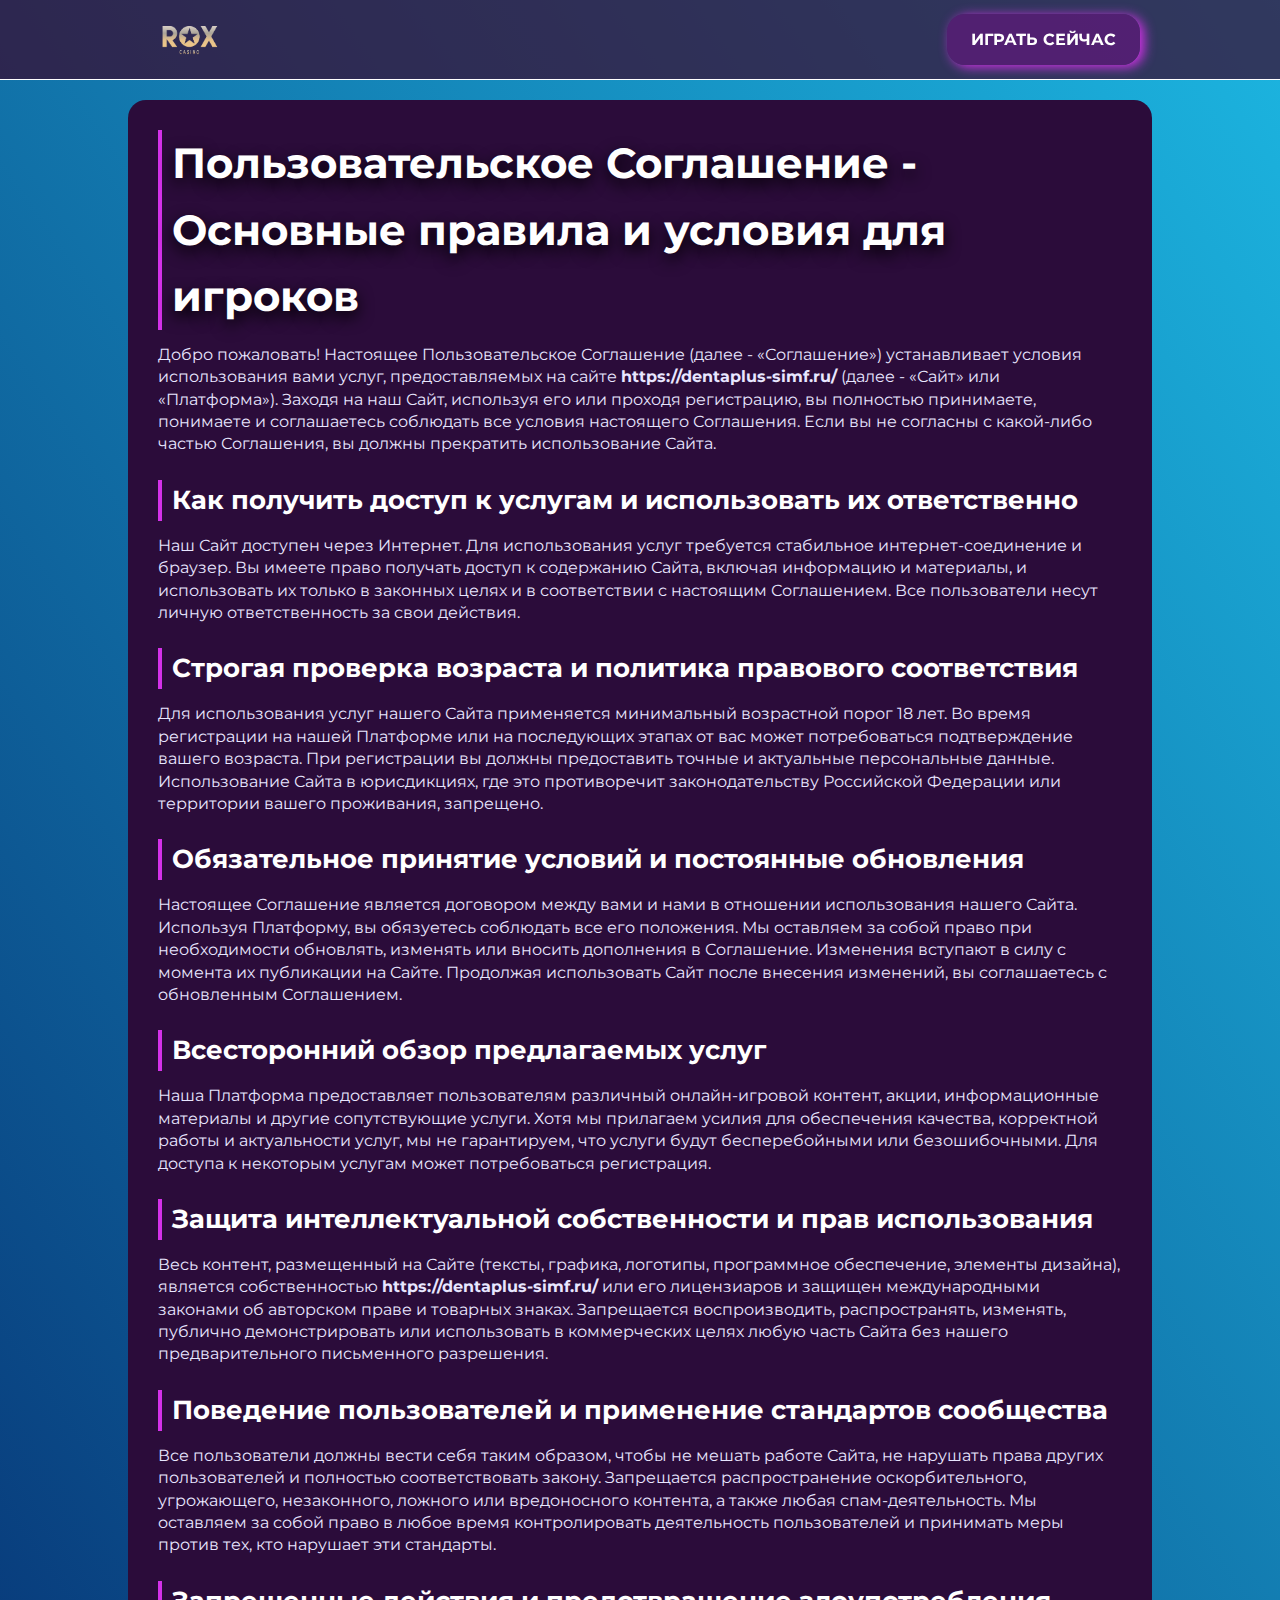
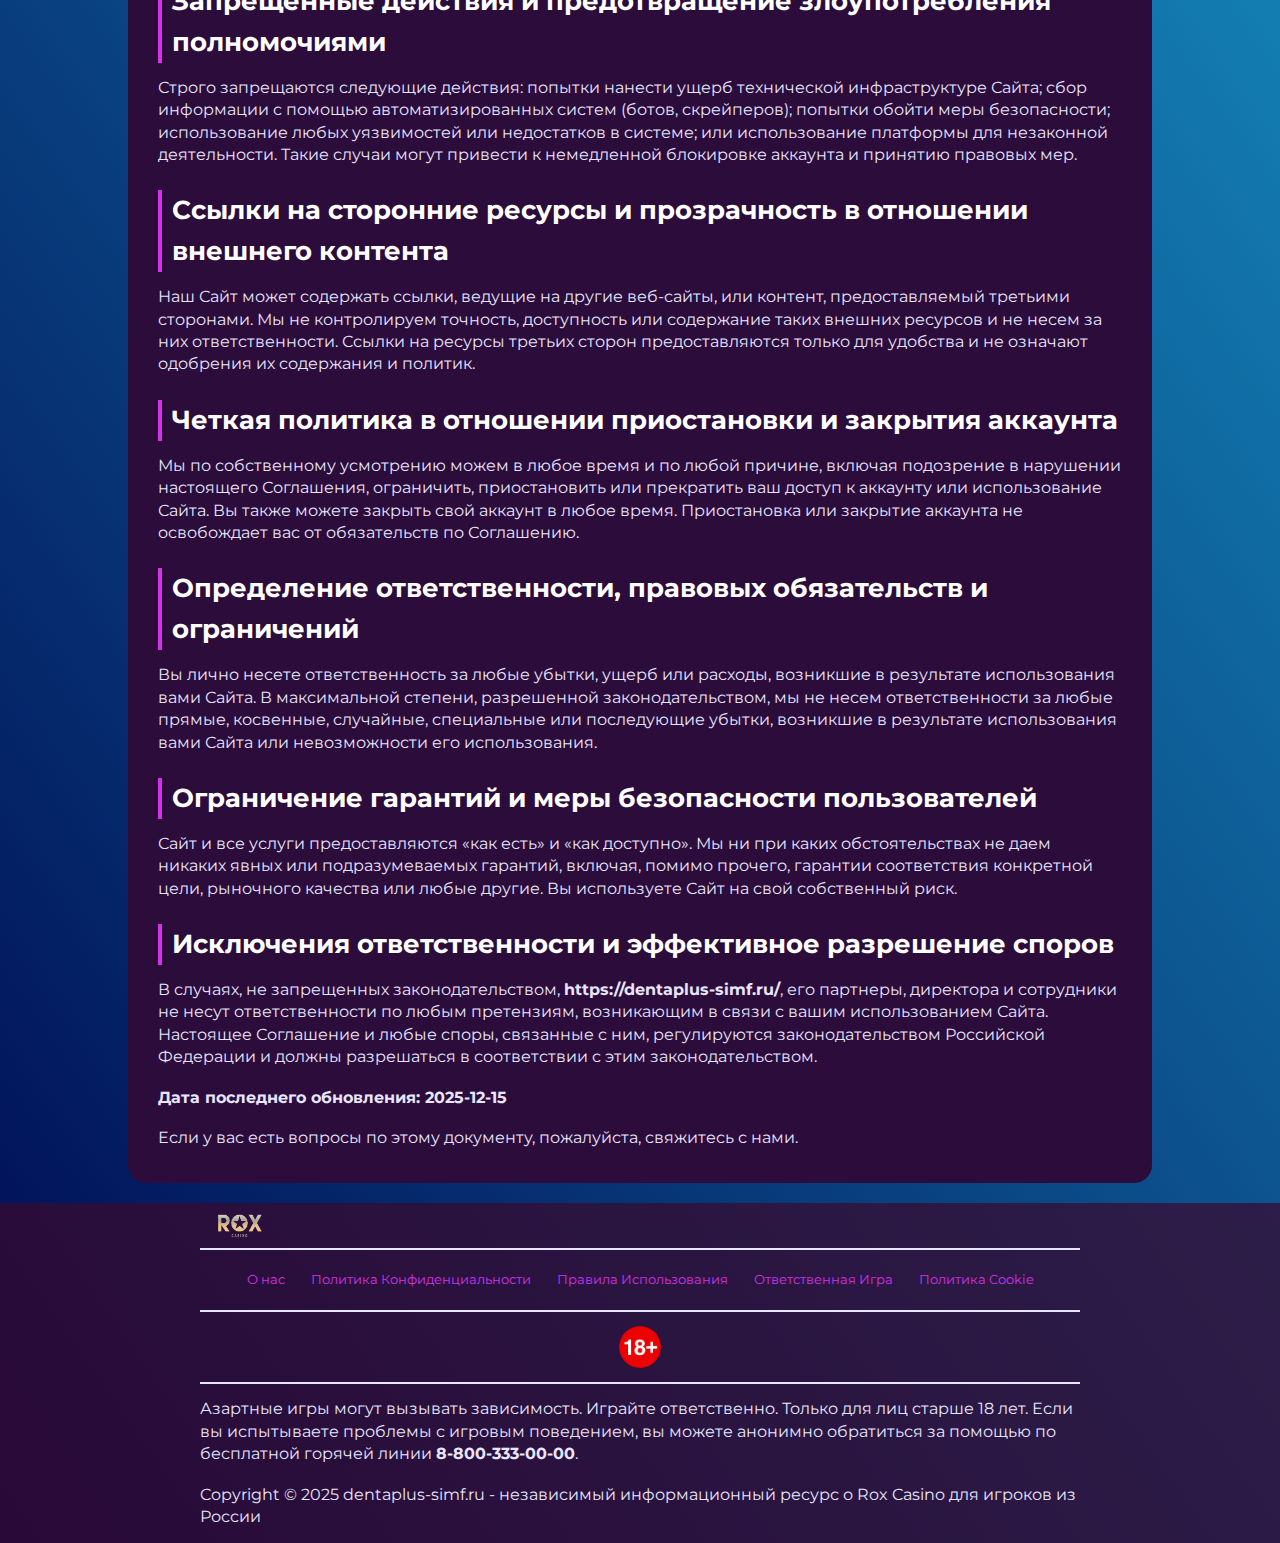
<file: terms-and-conditions/index.html>
<!DOCTYPE html>
<html lang="ru">
	<head>
		<meta charset="UTF-8" />
		<meta name="viewport" content="width=device-width, initial-scale=1.0" />
		<link rel="stylesheet" href="/style.css" />
		<link rel="shortcut icon" href="/favicon.ico" type="image/x-icon" />
		<title>Пользовательское соглашение и обязанности игроков</title>
		<meta
			name="description"
			content="Пользовательское Соглашение - используя наши услуги, вы принимаете четкие условия. Этот документ создан для защиты ваших прав и обеспечения безопасного, прозрачного и честного игрового опыта."
		/>
		<meta name="googlebot" content="index,follow,noarchive" />
		<link
			rel="canonical"
			href="https://dentaplus-simf.ru/terms-and-conditions/"
		/>
	</head>
	<body>
		<header>
			<div class="logo-container">
				<a href="/play/">
					<img
						src="/img/logo.webp"
						alt="Логотип Rox Casino для России"
						width="100"
						height="80"
					/>
				</a>
				<a href="/play/" class="btn" rel="nofollow" content="noindex"
					>ИГРАТЬ СЕЙЧАС</a
				>
			</div>
		</header>

		<main class="container-long">
			<h1>
				Пользовательское Соглашение - Основные правила и условия для игроков
			</h1>

			<p>
				Добро пожаловать! Настоящее Пользовательское Соглашение (далее -
				«Соглашение») устанавливает условия использования вами услуг,
				предоставляемых на сайте
				<strong>https://dentaplus-simf.ru/</strong> (далее - «Сайт» или
				«Платформа»). Заходя на наш Сайт, используя его или проходя регистрацию,
				вы полностью принимаете, понимаете и соглашаетесь соблюдать все условия
				настоящего Соглашения. Если вы не согласны с какой-либо частью
				Соглашения, вы должны прекратить использование Сайта.
			</p>

			<h2>Как получить доступ к услугам и использовать их ответственно</h2>
			<p>
				Наш Сайт доступен через Интернет. Для использования услуг требуется
				стабильное интернет-соединение и браузер. Вы имеете право получать
				доступ к содержанию Сайта, включая информацию и материалы, и
				использовать их только в законных целях и в соответствии с настоящим
				Соглашением. Все пользователи несут личную ответственность за свои
				действия.
			</p>

			<h2>Строгая проверка возраста и политика правового соответствия</h2>
			<p>
				Для использования услуг нашего Сайта применяется минимальный возрастной
				порог 18 лет. Во время регистрации на нашей Платформе или на последующих
				этапах от вас может потребоваться подтверждение вашего возраста. При
				регистрации вы должны предоставить точные и актуальные персональные
				данные. Использование Сайта в юрисдикциях, где это противоречит
				законодательству Российской Федерации или территории вашего проживания,
				запрещено.
			</p>

			<h2>Обязательное принятие условий и постоянные обновления</h2>
			<p>
				Настоящее Соглашение является договором между вами и нами в отношении
				использования нашего Сайта. Используя Платформу, вы обязуетесь соблюдать
				все его положения. Мы оставляем за собой право при необходимости
				обновлять, изменять или вносить дополнения в Соглашение. Изменения
				вступают в силу с момента их публикации на Сайте. Продолжая использовать
				Сайт после внесения изменений, вы соглашаетесь с обновленным
				Соглашением.
			</p>

			<h2>Всесторонний обзор предлагаемых услуг</h2>
			<p>
				Наша Платформа предоставляет пользователям различный онлайн-игровой
				контент, акции, информационные материалы и другие сопутствующие услуги.
				Хотя мы прилагаем усилия для обеспечения качества, корректной работы и
				актуальности услуг, мы не гарантируем, что услуги будут бесперебойными
				или безошибочными. Для доступа к некоторым услугам может потребоваться
				регистрация.
			</p>

			<h2>Защита интеллектуальной собственности и прав использования</h2>
			<p>
				Весь контент, размещенный на Сайте (тексты, графика, логотипы,
				программное обеспечение, элементы дизайна), является собственностью
				<strong>https://dentaplus-simf.ru/</strong> или его лицензиаров и
				защищен международными законами об авторском праве и товарных знаках.
				Запрещается воспроизводить, распространять, изменять, публично
				демонстрировать или использовать в коммерческих целях любую часть Сайта
				без нашего предварительного письменного разрешения.
			</p>

			<h2>Поведение пользователей и применение стандартов сообщества</h2>
			<p>
				Все пользователи должны вести себя таким образом, чтобы не мешать работе
				Сайта, не нарушать права других пользователей и полностью
				соответствовать закону. Запрещается распространение оскорбительного,
				угрожающего, незаконного, ложного или вредоносного контента, а также
				любая спам-деятельность. Мы оставляем за собой право в любое время
				контролировать деятельность пользователей и принимать меры против тех,
				кто нарушает эти стандарты.
			</p>

			<h2>
				Запрещенные действия и предотвращение злоупотребления полномочиями
			</h2>
			<p>
				Строго запрещаются следующие действия: попытки нанести ущерб технической
				инфраструктуре Сайта; сбор информации с помощью автоматизированных
				систем (ботов, скрейперов); попытки обойти меры безопасности;
				использование любых уязвимостей или недостатков в системе; или
				использование платформы для незаконной деятельности. Такие случаи могут
				привести к немедленной блокировке аккаунта и принятию правовых мер.
			</p>

			<h2>
				Ссылки на сторонние ресурсы и прозрачность в отношении внешнего контента
			</h2>
			<p>
				Наш Сайт может содержать ссылки, ведущие на другие веб-сайты, или
				контент, предоставляемый третьими сторонами. Мы не контролируем
				точность, доступность или содержание таких внешних ресурсов и не несем
				за них ответственности. Ссылки на ресурсы третьих сторон предоставляются
				только для удобства и не означают одобрения их содержания и политик.
			</p>

			<h2>Четкая политика в отношении приостановки и закрытия аккаунта</h2>
			<p>
				Мы по собственному усмотрению можем в любое время и по любой причине,
				включая подозрение в нарушении настоящего Соглашения, ограничить,
				приостановить или прекратить ваш доступ к аккаунту или использование
				Сайта. Вы также можете закрыть свой аккаунт в любое время. Приостановка
				или закрытие аккаунта не освобождает вас от обязательств по Соглашению.
			</p>

			<h2>Определение ответственности, правовых обязательств и ограничений</h2>
			<p>
				Вы лично несете ответственность за любые убытки, ущерб или расходы,
				возникшие в результате использования вами Сайта. В максимальной степени,
				разрешенной законодательством, мы не несем ответственности за любые
				прямые, косвенные, случайные, специальные или последующие убытки,
				возникшие в результате использования вами Сайта или невозможности его
				использования.
			</p>

			<h2>Ограничение гарантий и меры безопасности пользователей</h2>
			<p>
				Сайт и все услуги предоставляются «как есть» и «как доступно». Мы ни при
				каких обстоятельствах не даем никаких явных или подразумеваемых
				гарантий, включая, помимо прочего, гарантии соответствия конкретной
				цели, рыночного качества или любые другие. Вы используете Сайт на свой
				собственный риск.
			</p>

			<h2>Исключения ответственности и эффективное разрешение споров</h2>
			<p>
				В случаях, не запрещенных законодательством,
				<strong>https://dentaplus-simf.ru/</strong>, его партнеры, директора и
				сотрудники не несут ответственности по любым претензиям, возникающим в
				связи с вашим использованием Сайта. Настоящее Соглашение и любые споры,
				связанные с ним, регулируются законодательством Российской Федерации и
				должны разрешаться в соответствии с этим законодательством.
			</p>

			<p><strong>Дата последнего обновления: 2025-12-15</strong></p>
			<p>
				Если у вас есть вопросы по этому документу, пожалуйста, свяжитесь с
				нами.
			</p>
		</main>

		<footer>
			<a href="/">
				<img
					src="/img/logo.webp"
					alt="Rox Casino для России"
					width="80"
					height="80"
				/>
			</a>
			<hr class="faq-hr" />
			<div class="flex-wrapper">
				<a href="/about-us/">О нас</a>
				<a href="/privacy-policy/">Политика Конфиденциальности</a>
				<a href="/terms-and-conditions/">Правила Использования</a>
				<a href="/responsible-gambling/">Ответственная Игра</a>
				<a href="/cookie-policy/">Политика Cookie</a>
			</div>
			<hr class="faq-hr" />
			<img src="/img/18-icon.webp" alt="18+ Иконка" width="50" height="50" />
			<hr class="faq-hr" />
			<p>
				Азартные игры могут вызывать зависимость. Играйте ответственно. Только
				для лиц старше 18 лет. Если вы испытываете проблемы с игровым
				поведением, вы можете анонимно обратиться за помощью по бесплатной
				горячей линии <strong>8-800-333-00-00</strong>.
			</p>
			<p>
				Copyright © 2025 dentaplus-simf.ru - независимый информационный ресурс о
				Rox Casino для игроков из России
			</p>
		</footer>
	</body>
</html>
</file>
<file: style.css>
@font-face {
	font-family: Montserrat;
	src: url('./font/Montserrat-Regular.ttf') format('truetype');
	font-weight: 400;
	font-style: normal;
}
@font-face {
	font-family: Montserrat;
	src: url('./font/Montserrat-Medium.ttf') format('truetype');
	font-weight: 500;
	font-style: normal;
}
@font-face {
	font-family: Montserrat;
	src: url('./font/Montserrat-Bold.ttf') format('truetype');
	font-weight: 700;
	font-style: normal;
}

:root {
	--background-color: rgb(158, 95, 124);
	--background-gradient: linear-gradient(-125deg, #1cb5e0 0%, #000851 100%);
	--header: #380a2db9;
	--txt: #fff;
	--btn: #5e1979bd;
	--border: 18px;
	--container: #2b0c3a;
	--link: #d431e9;
	--p-txt: #e8e6ff;
	--vitrina: #0a0530;
}

* {
	margin: 0;
	padding: 0;
	box-sizing: border-box;
}

html {
	scroll-padding-top: 120px;
	scroll-behavior: smooth;
}

body {
	font-family: 'Montserrat', sans-serif;
	line-height: 1.6;
	color: var(--txt);
	background: var(--background-gradient);
	font-size: 1rem;
}

main {
	max-width: 80%;
	margin: 10px auto;
}

img,
video {
	max-width: 100%;
	height: auto;
	display: block;
}

a {
	text-decoration: none;
	color: var(--link);
	transition: color 0.3s ease;
}

a:hover {
	color: var(--btn);
}

.accent-link {
	color: var(--btn);
}

h1 {
	font-size: 2.6rem;
	color: var(--txt);
	text-shadow: 0 6px 16px rgb(0, 0, 0);
	border-left: 4px solid var(--link);
	padding-left: 10px;
}

h2 {
	font-size: 1.6rem;
	margin-top: 10px;
	color: var(--txt);
	border-left: 4px solid var(--link);
	padding-left: 10px;
}

h3 {
	font-size: 1.2rem;
	margin-top: 10px;
	color: var(--txt);
}

ul {
	list-style: none;
	margin: 10px;
	color: var(--txt);
	margin: 4px 60px;
}

ul li::before {
	content: '◆ ';
	color: var(--btn);
}
/* custom list */
.pink-circle-list {
	counter-reset: step;
	list-style: none;
	padding-left: 0;
	margin: 10px 0;
}

.pink-circle-list li {
	counter-increment: step;
	margin-bottom: 1em;
	position: relative;
	padding-left: 40px;
}

.pink-circle-list li::before {
	content: counter(step);
	position: absolute;
	left: 0;
	top: 0;
	width: 26px;
	height: 26px;
	background-color: var(--link);
	color: var(--white);
	font-weight: bold;
	border-radius: 50%;
	display: flex;
	align-items: center;
	justify-content: center;
	font-family: sans-serif;
	font-size: 14px;
}

/*  */
p {
	color: var(--p-txt);
	font-size: 1rem;
	line-height: 1.4rem;
	margin: 4px 0;
}

blockquote {
	padding: 10px;
	font-style: italic;
	color: var(--p-txt);
	margin: 20px auto;
	background-color: var(--background-color);
	border-left: 4px solid var(--btn);
	border-right: 4px solid var(--btn);
}

.btn,
.btn-white {
	display: inline-block;
	background-color: var(--btn);
	color: var(--txt);
	padding: 0.8rem 1.5rem;
	border-radius: var(--border);
	font-weight: bold;
	transition: all 0.3s ease;
	border: none;
	cursor: pointer;

	/* Базовое лёгкое свечение */
	box-shadow: 4px 2px 12px var(--link);
}

/* Эффект при наведении */
.btn:hover {
	box-shadow: 0 0 10px var(--link), 0 0 20px var(--txt), 0 0 40px var(--txt),
		0 0 80px var(--link);
	text-shadow: 0 0 10px var(--txt), 0 0 20px var(--txt), 0 0 40px var(--txt);
	transform: scale(1.05);
	color: var(--txt);
}

.btn-white {
	background-color: var(--txt);
	color: var(--btn);
}

.btn-white:hover {
	box-shadow: 0 0 10px var(--txt), 0 0 20px var(--link), 0 0 40px var(--link),
		0 0 80px var(--txt);
	text-shadow: 0 0 10px var(--link), 0 0 20px var(--link), 0 0 40px var(--link);
	transform: scale(1.05);
	color: var(--link);
}

header {
	width: 100%;
	background-color: var(--header);
	position: sticky;
	top: 0;
	z-index: 100;
	border-bottom: 1px solid var(--txt);
	padding: 10px;
}

.logo-container {
	display: flex;
	align-items: center;
	justify-content: space-between;
	width: 80%;
	margin: 0 auto;
	padding: 4px;
}

.logo-nav-container {
	display: flex;
	gap: 30px;
}

.container {
	margin: 20px auto;
	display: flex;
	align-items: center;
	justify-content: center;
	gap: 20px;
	padding: 30px;
	background: var(--container);
	border-radius: var(--border);
}

.container-long {
	margin: 20px auto;
	display: flex;
	flex-direction: column;
	align-items: start;
	justify-content: center;
	gap: 10px;
	padding: 30px;
	background: var(--container);
	border-radius: var(--border);
}

.flex-container {
	margin: 20px auto;
	display: flex;
	align-items: center;
	justify-content: start;
	gap: 20px;
}

.flex-wrapper {
	margin: 10px auto;
	display: flex;
	align-items: self-start;
	justify-content: center;
	gap: 26px;
}

.container img,
.container-left img,
.container-long img {
	border-radius: var(--border);
	width: 480px;
	height: auto;
}

.btn-container {
	display: flex;
	align-items: center;
	justify-content: space-between;
	margin: 20px auto;
}

.casino-vitrina {
	display: flex;
	flex-direction: column;
	background-color: var(--vitrina);
	border-radius: var(--border);
	padding: 20px 20px;
}

.casino-card {
	display: flex;
	align-items: center;
	justify-content: space-between;
	background-color: var(--container);
	border-radius: 10px;
	overflow: hidden;
	margin: 20px auto;
	color: #fff;
	width: 100%;
}

.casino-rank {
	background: var(--link);
	padding: 60px 10px;
	font-size: 18px;
	font-weight: bold;
	color: white;
	display: flex;
	align-items: center;
	justify-content: center;
}

.casino-left {
	display: flex;
	flex-direction: column;
	align-items: self-start;
	justify-content: center;
	padding: 10px;
	gap: 10px;
}

.casino-logo {
	width: 100px;
	height: auto;
	border-radius: var(--border);
}

.casino-rating {
	background-color: var(--link);
	color: var(--txt);
	padding: 4px 10px;
	border-radius: 20px;
	font-weight: bold;
	display: inline-block;
	gap: 4px;
	margin-top: 12px;
	cursor: pointer;
}

.casino-center {
	padding: 0 20px;
	display: flex;
	gap: 10px;
}

.casino-title {
	margin: 0;
	font-size: 18px;
	font-weight: bold;
}

.casino-actions {
	display: flex;
	flex-direction: column;
	align-items: start;
	justify-content: start;
	gap: 10px;
	padding: 10px;
	width: 16%;
}

.btn-red-bonus {
	padding: 8px 12px;
	background-color: var(--btn);
	border-radius: 12px;
	border: 3px solid var(--link);
	transition: all 0.3s ease;
	text-align: center;
	width: 100%;
	color: var(--white);
}

.btn-red-bonus:hover {
	background-color: inherit;
	border: 3px solid var(--btn);
	color: var(--txt);
}

.table-wrapper {
	overflow-x: auto;
	margin-top: 1.5rem;
	border-radius: var(--border);
	width: 100%;
}

.table-wrapper table {
	width: 100%;
	border-collapse: collapse;
	color: var(--txt);
	font-size: 1rem;
	min-width: 320px;
}

.table-wrapper th {
	background-color: var(--btn);
	color: var(--txt);
	padding: 1rem;
	text-align: left;
	font-weight: 600;
	font-size: 1.05rem;
	border-bottom: 1px solid var(--p-txt);
}

.table-wrapper td {
	padding: 0.9rem 1rem;
	border-bottom: 1px solid var(--p-txt);
	color: var(--light-color);
}

.table-wrapper a {
	color: var(--link);
	text-decoration: none;
	font-weight: 600;
}

.table-wrapper a:hover {
	color: var(--accent);
	text-decoration: underline;
}

/* game block */
.breake {
	display: flex;
	flex-wrap: wrap;
	align-items: center;
	justify-content: centerx;
	width: 100%;
	margin: 20px auto;
	gap: 10px;
}

.breake-block {
	display: flex;
	align-items: center;
	justify-content: space-between;
	gap: 10px;
	padding: 10px 16px;
	border-radius: var(--border);
	background-color: var(--vitrina);
}

.breake-block p {
	background-color: var(--txt);
	border-radius: 120px;
	padding: 10px 12px;
	color: var(--vitrina);
	font-weight: 500;
}

.faq-hr {
	border: 1px solid var(--p-txt);
	width: 100%;
}

footer {
	display: flex;
	flex-direction: column;
	align-items: center;
	background-color: var(--header);
	padding: 10px 200px;
	font-size: 0.8rem;
	gap: 10px;
}

footer a {
	align-self: self-start;
}

.footer-hr {
	border: 1px solid var(--p-txt);
	width: 100%;
}

.banner-bottom {
	position: fixed;
	bottom: 0;
	left: 0;
	right: 0;
	background: #000000d3;
	border-top: 1px solid var(--link);
	padding: 15px 20px;
	box-shadow: 0 -2px 10px rgba(0, 0, 0, 0.1);
	display: flex;
	align-items: center;
	justify-content: center;
	gap: 40px;
	z-index: 1000;
}

@media (max-width: 1024px) {
	main {
		max-width: 90%;
	}

	.logo-container {
		width: 96%;
	}

	.container img,
	.container-left img,
	.container-long img {
		width: 300px;
		height: auto;
	}

	.btn-container {
		flex-direction: column;
		justify-content: center;
		align-items: flex-start;
	}

	footer {
		padding: 10px 100px;
	}
}

@media (max-width: 768px) {
	h1 {
		font-size: 2rem;
	}
	main {
		max-width: 96%;
	}

	ul {
		margin: 4px 10px;
	}

	/* header */
	.navigation-list {
		display: none;
	}
	.logo-container {
		width: 96%;
	}

	.container,
	.container-left,
	.container-long,
	.flex-wrapper {
		flex-direction: column;
		padding: 16px;
		gap: 10px;
	}

	.container img,
	.container-left img,
	.container-long img {
		width: 100%;
		height: auto;
	}

	.btn-container {
		flex-direction: column;
		justify-content: center;
		align-items: flex-start;
		gap: 20px;
	}

	/* vitrina */

	.casino-card {
		flex-direction: column;
	}

	.casino-rank {
		height: 0;
		width: 100%;
		padding: 14px 0;
	}

	.casino-logo {
		width: 300px;
		height: auto;
	}

	.casino-actions {
		width: 50%;
		margin-bottom: 10px;
	}

	.banner-bottom {
		gap: 10px;
		width: 100vw;
	}
	/*  */
	footer {
		padding: 10px 20px;
	}
}
</file>
